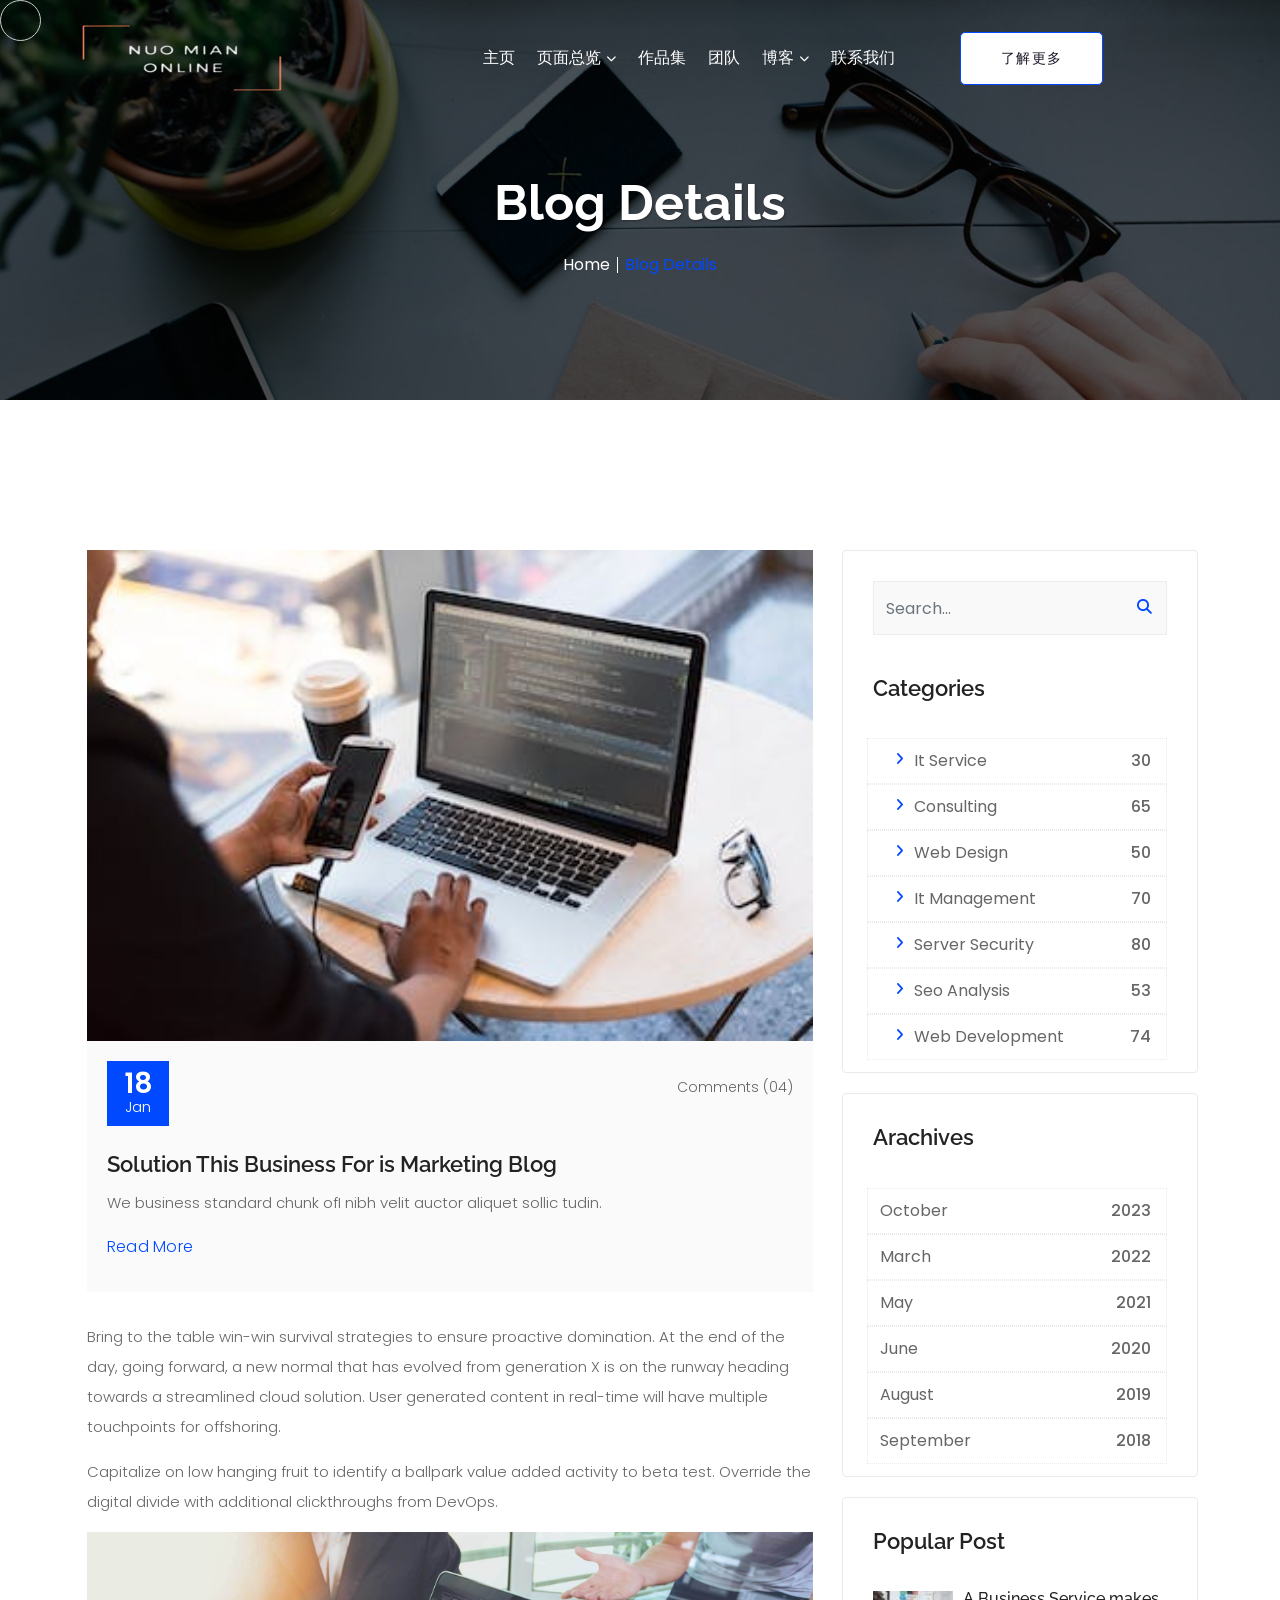
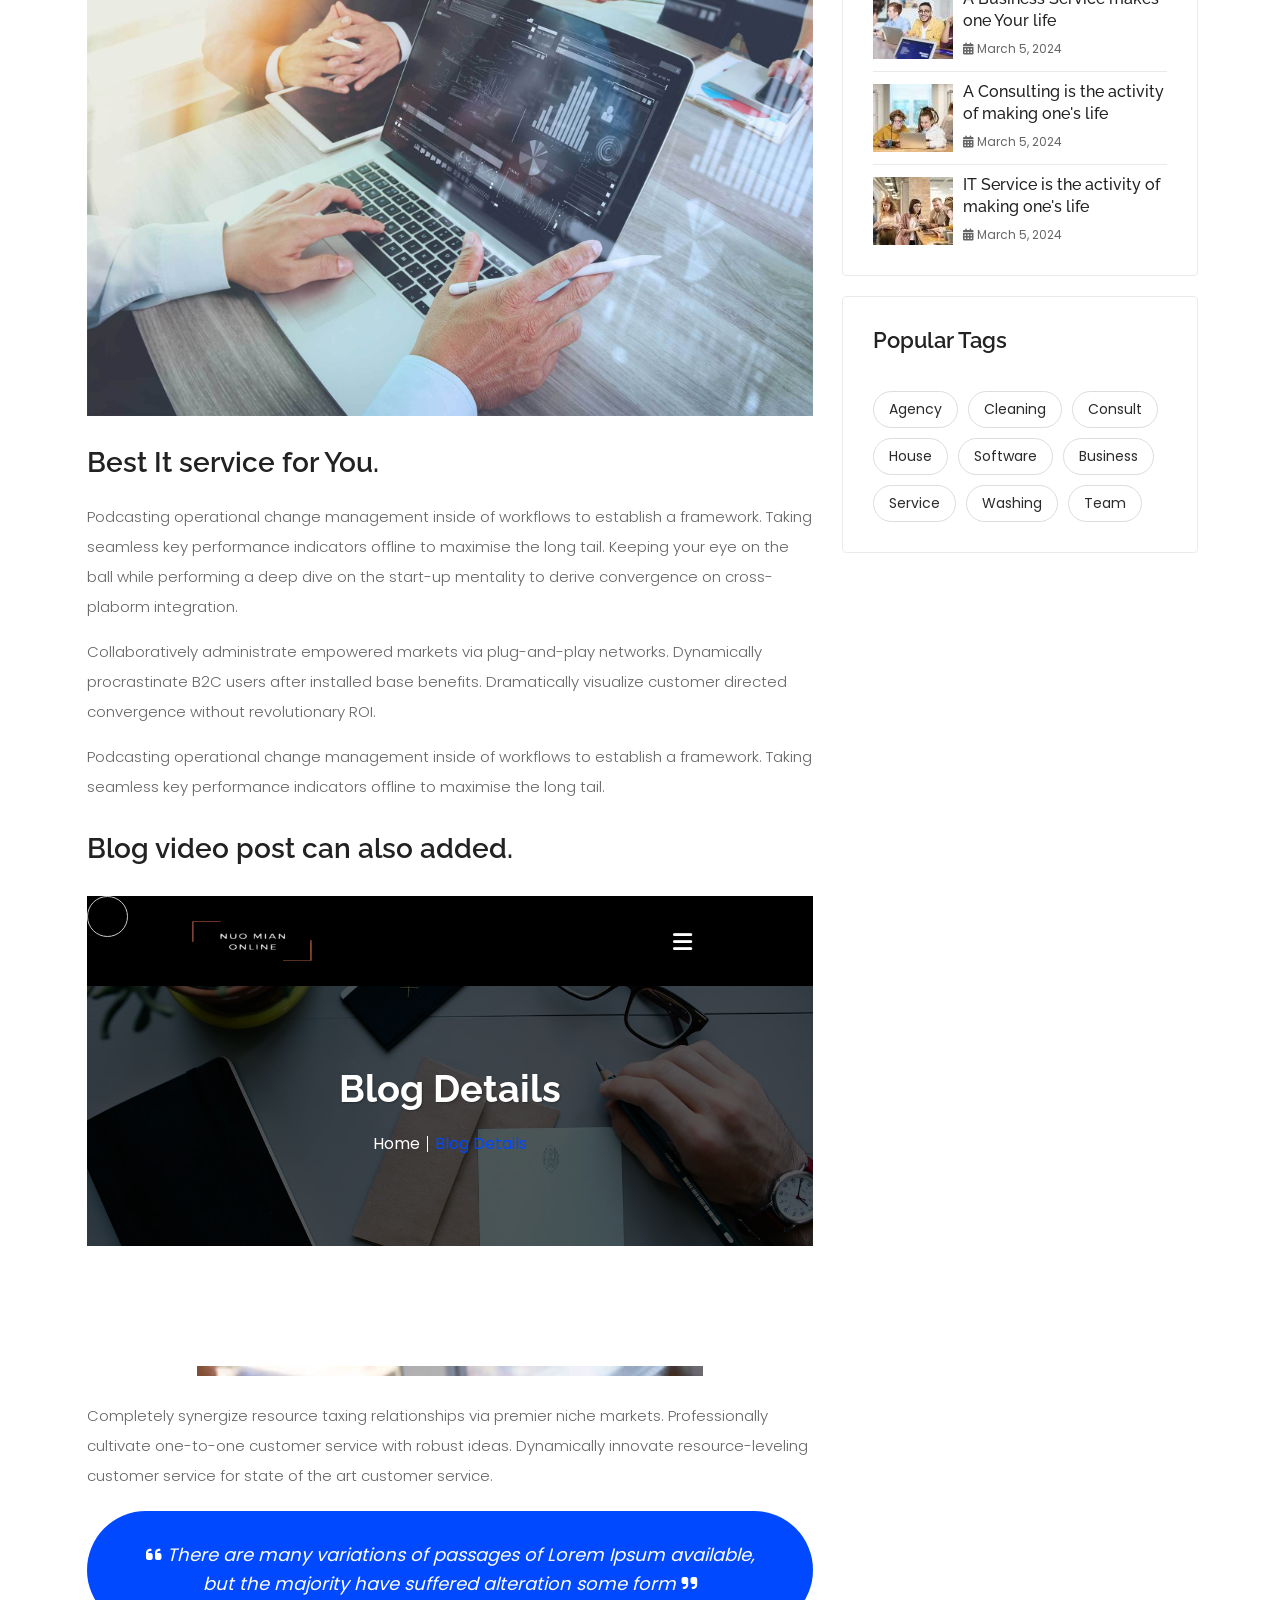
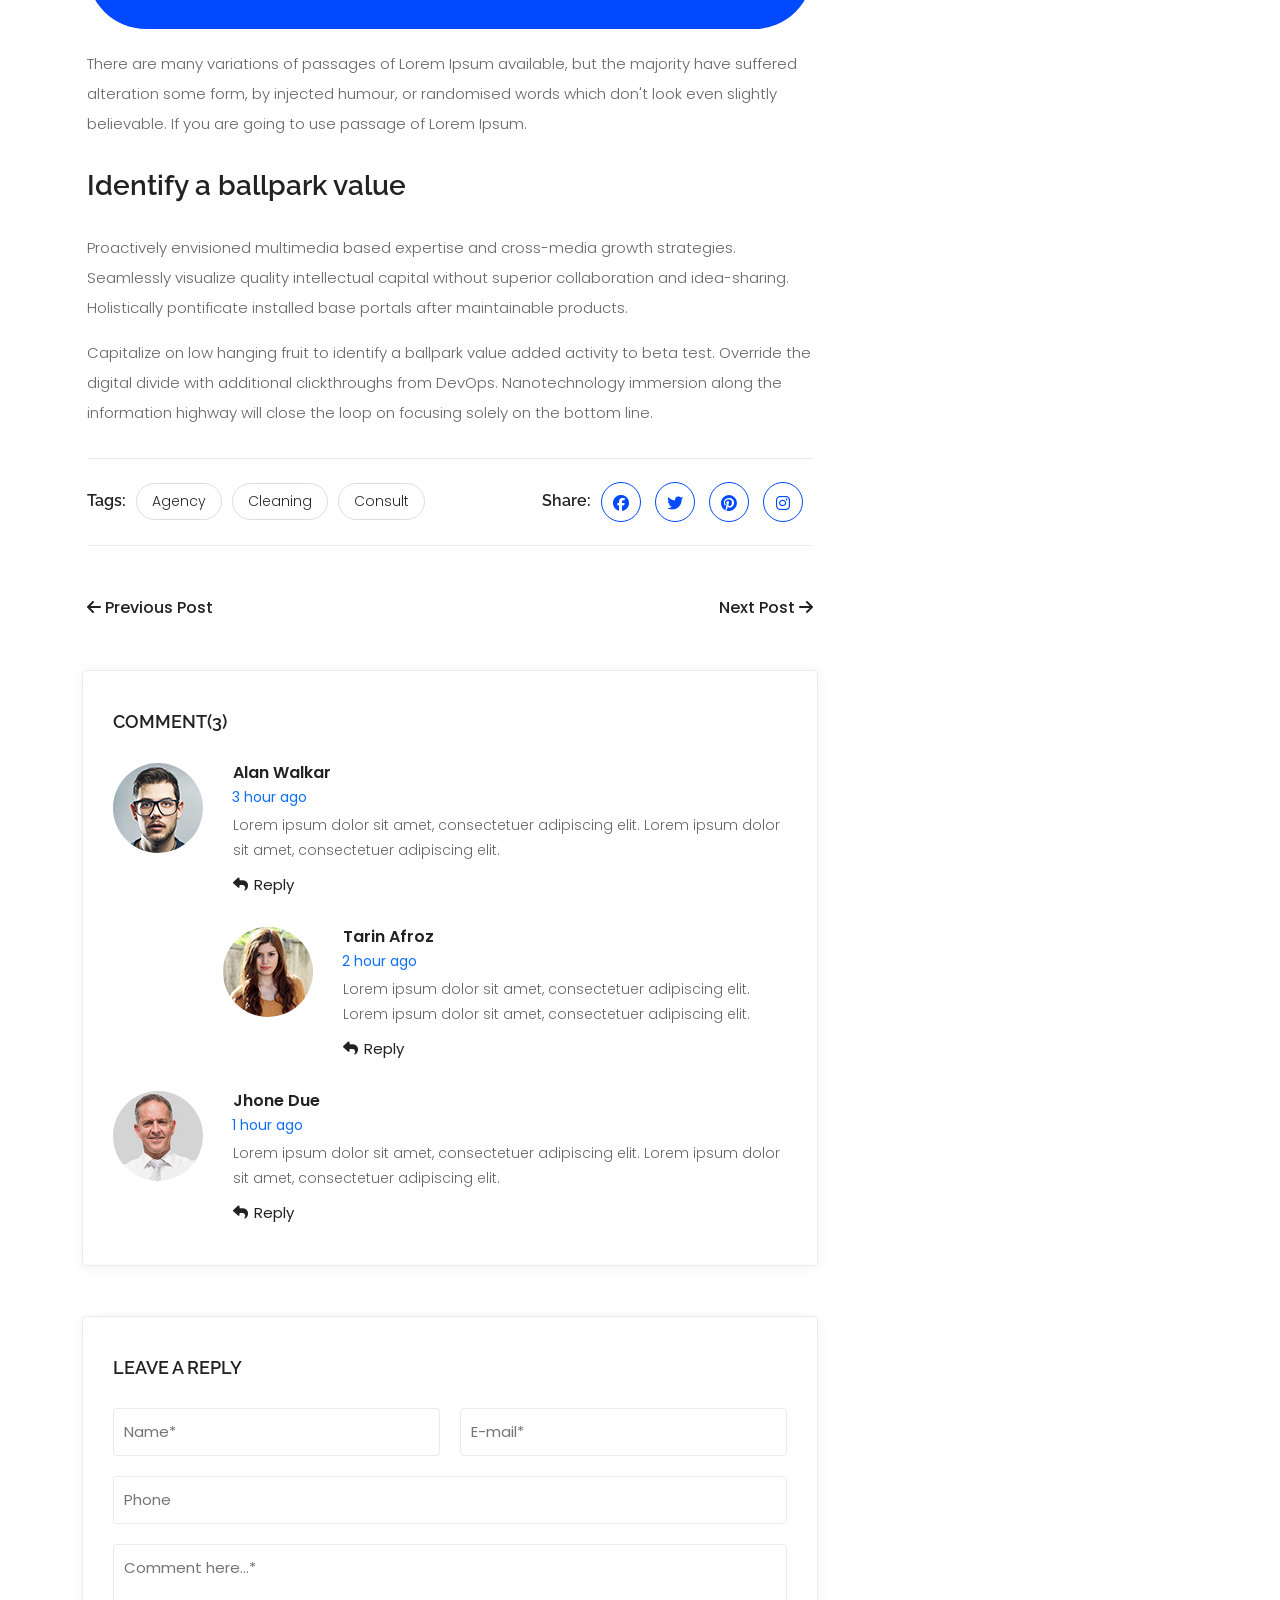
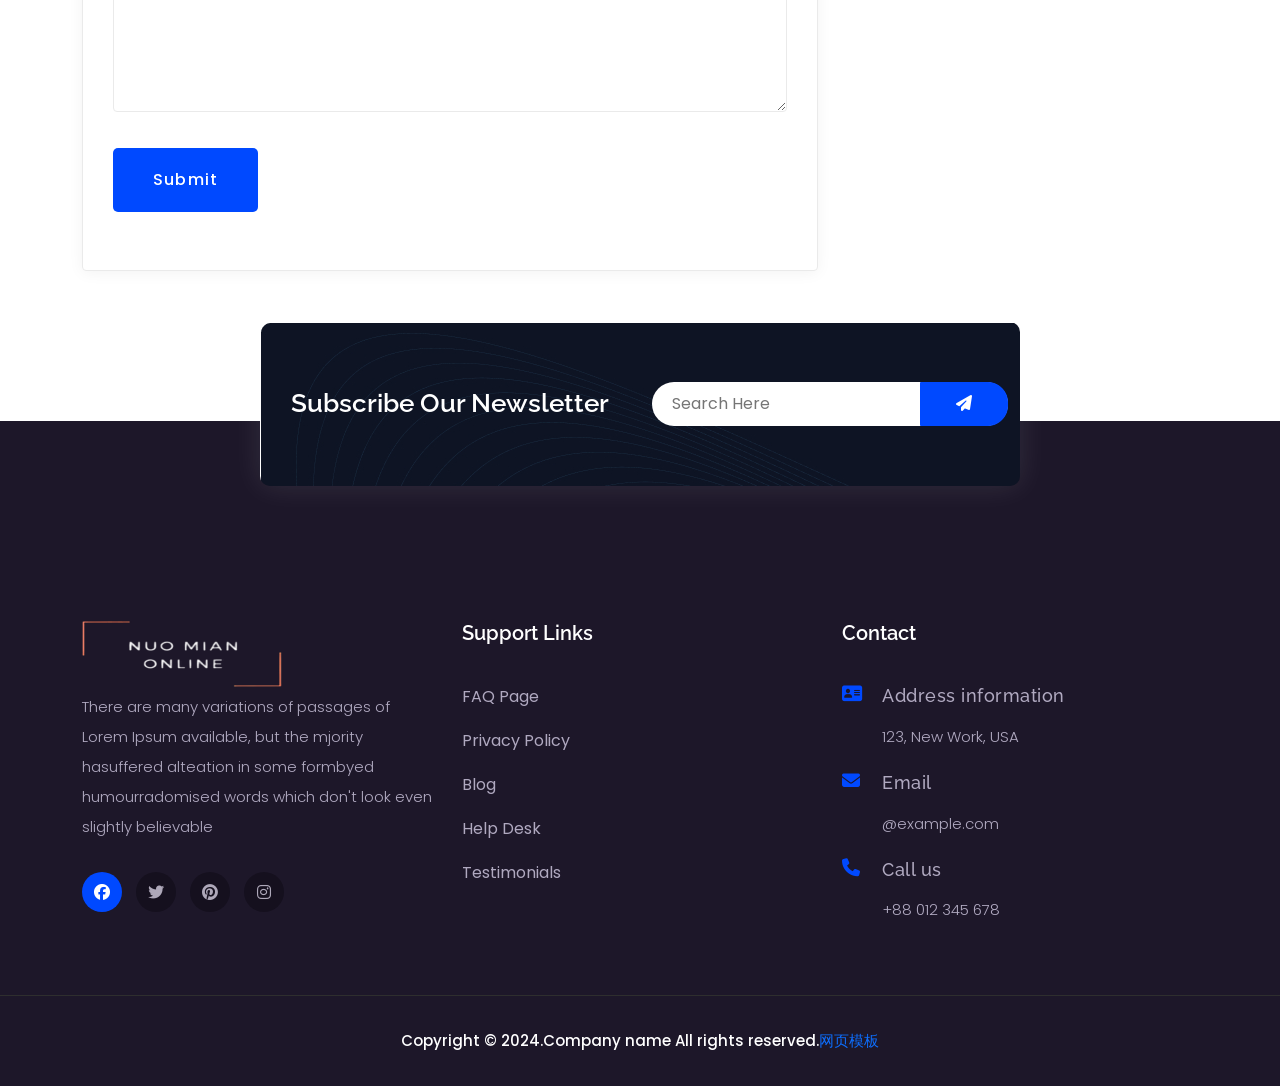
<file: blog-details.html>
<!Doctype html>
<html lang="en">
	<head>
		<!-- Meta -->
		<meta charset="utf-8">
		<meta http-equiv="X-UA-Compatible" content="IE=edge">
		<meta name="viewport" content="width=device-width, initial-scale=1"> 
		<!-- The above 3 meta tags *must* come first in the head; any other head content must come *after* these tags -->
		<!-- SITE TITLE -->
		<title>Techost - IT Solutions & Business Services Template</title>
		<!-- Fav-icon CSS -->
		
		<!-- Bootstrap CSS -->
		<link rel="stylesheet" href="static/css/bootstrap.min.css">
		<!-- Fontawesome CSS-->
		<link href="static/css/fontawesome.css" rel="stylesheet">
		<link href="static/css/brands.css" rel="stylesheet">
		<link href="static/css/solid.css" rel="stylesheet">
		<!-- pe-icon-7 CSS-->
		<link rel="stylesheet" href="static/css/pe-icon-7-stroke.css">
		<!-- icon font CSS-->
		<link rel="stylesheet" href="static/css/icon-font.min.css">
		<!-- Owl-carousel CSS-->
		<link rel="stylesheet" href="static/css/owl.carousel.min.css">
		<!-- Owl-carousel CSS-->
		<link rel="stylesheet" href="static/css/owl.theme.default.min.css">
		<!-- venobox CSS-->
		<link rel="stylesheet" href="static/css/venobox.css">
		<!-- aos CSS-->
		<link rel="stylesheet" href="static/css/aos.css">
		<!-- lightbox CSS-->
		<link rel="stylesheet" href="static/css/lightbox.min.css">
		<!-- meanmenu CSS-->
		<link rel="stylesheet" href="static/css/slicknav.min.css">
		<!-- animate CSS-->
		<link rel="stylesheet" href="static/css/animate.min.css">
		<!-- Custom-animate CSS-->
		<link rel="stylesheet" href="static/css/custom-animate.css">
		<!-- Responsive CSS-->
		<link rel="stylesheet" href="static/css/responsive.css" type="text/css">
		<!-- Style CSS-->
		<link rel="stylesheet" href="static/css/style.css" type="text/css">
	</head>

	<body>
		<!--  Preloader  -->
		<div class="preloader">
			<div class="status-mes">
				<div class="bigSqr">
					<div class="square first"></div>
					<div class="square second"></div>
					<div class="square third"></div>
					<div class="square fourth"></div>
				</div>
				<div class="text_loading text-center">loading</div>
			</div>
		</div>

		<!--Start header section-->
		<header id="header-area">
			<div class="container">
				<div class="row d-flex align-items-center">
					<div class="col-xl-3 col-lg-3 col-3">
						<div class="site-logo">
							<a href=""><img src="static/picture/logo.png" alt="Techost"></a>
						</div>
					</div><!-- End Col -->				
					
					<div class="col-xl-6 col-lg-6 col-9 text-right">
						<nav class="navigation">
							<ul>
								<li>
								<a href="index-banner.html">主页</i></a>
								</li>
								<li>
									<a href="#0">页面总览 <i class="fa fa-chevron-down"></i></a>
									<ul>
										<li><a href="about.html">关于我们</a></li>
										<li><a href="service.html">服务</a></li>
										<li><a href="portfolio.html">作品集</a></li>
										<li><a href="team.html">团队</a></li>
										<li><a href="contact.html">联系我们</a></li>
									</ul>
								</li>
								<li><a href="portfolio.html">作品集</a></li>
								<li><a href="team.html">团队</a></li>
								<li>
									<a href="blog.html">博客 <i class="fa fa-chevron-down"></i></a>
									<ul>
										<li><a href="blog.html">博客总览</a></li>
										<li><a href="blog-details.html">细节</a></li>
									</ul>
								</li>
								<li><a href="contact.html">联系我们</a></li>
							</ul>
						</nav>
						<div id="mobile_menu"></div>
					</div><!-- End Col -->				
					
					<div class="col-xl-2 col-lg-2 col-12 text-end d-none  d-lg-block">
						<a class="btn btn_header" href="#contact"><span class="btn-text">了解更多</span></a>
					</div><!-- End Col -->
				</div>
			</div>
		</header>
		<!--End header section-->
		

		<div class="ab-content clearfix">
			<div class="ab-page-heading ab-size-md ab-dynamic-bg" style="background-image: url(static/image/page-bg.jpg); background-repeat: no-repeat; background-size: cover; background-position: center center;">
				<div class="container">
					<div class="ab-page-heading-in text-center">
						<h1 class="ab-page-heading-title">Blog Details</h1>
						<div class="ab-post-label">
							<span class="bt_1"><a href="index.html">Home</a></span>
							<span>Blog Details</span>
						</div>
					</div>
				</div>
			</div><!-- .ab-page-heading -->

			<div class="ab-section-padding ab-blog-area pad">	
				<div class="container">
					<div class="row">
						<div class="col-lg-8">
							<div class="ab-post-slide ab-post-details ab-style1 mt-0">
								<div class="blog-card wow fadeInUp" data-wow-duration='1500ms' data-wow-delay='00ms'>
									<div class="blog-card__image">
										<img src="static/picture/33.jpg" alt="">
										<a href="#"><span class="sr-only">Solution This Business For is Marketing Blog</span>
											<!-- /.sr-only --></a>
									</div><!-- /.blog-card__image -->
									<div class="blog-card__bg"></div>
									<div class="blog-card__meta">
										<div class="blog-card__meta__date"><span>18</span>Jan</div><!-- /.blog-card__date -->
										<div class="blog-card__meta__comments">
											<i class="icofont-speech-comments"></i>Comments (04)
										</div>
									</div>
									<div class="blog-card__content">
										<h3 class="blog-card__title"><a href="#">Solution This Business For is Marketing Blog</a></h3><!-- /.blog-card__title -->
										<p class="blog-card__text">We business standard chunk ofI nibh velit auctor aliquet sollic tudin.</p><!-- /.blog-card__text -->
										<a href="#" class="blog-card__link">
											Read more
											<i class="icofont-rounded-double-right"></i>
										</a><!-- /.blog-card__link -->
									</div><!-- /.blog-card__content -->
								</div><!-- /.blog-card -->
								
								<p>Bring to the table win-win survival strategies to ensure proactive domination. At the end of the day, going forward, a new normal that has evolved from generation X is on the runway heading towards a streamlined cloud solution. User generated content in real-time will have multiple touchpoints for offshoring.</p>
								<p>Capitalize on low hanging fruit to identify a ballpark value added activity to beta test. Override the digital divide with additional clickthroughs from DevOps.</p>
								<img class="ab-zoom-in" src="static/picture/51.jpg" alt="blog">
								<h2 class="">Best It service for You.</h2>
								<div class="ab-post-info">
									<div class="ab-post-text">
										<p>Podcasting operational change management inside of workflows to establish a framework. Taking seamless key performance indicators offline to maximise the long tail. Keeping your eye on the ball while performing a deep dive on the start-up mentality to derive convergence on cross-plaborm integration.</p>
										<p>Collaboratively administrate empowered markets via plug-and-play networks. Dynamically procrastinate B2C users after installed base benefits. Dramatically visualize customer directed convergence without revolutionary ROI.</p>
										<p>Podcasting operational change management inside of workflows to establish a framework. Taking seamless key performance indicators offline to maximise the long tail.</p>
										<h2>Blog video post can also added.</h2>
										<!-- For Youtube -->
										<div class="my-auto mx-auto embed-responsive embed-responsive-16by9">
										  <iframe width="100%" height="480" class="embed-responsive-item" src="#" allowfullscreen=""></iframe>
										</div>
										<p class="mt-3">Completely synergize resource taxing relationships via premier niche markets. Professionally cultivate one-to-one customer service with robust ideas. Dynamically innovate resource-leveling customer service for state of the art customer service.</p>
										<blockquote><i class="fa fa-quote-left" aria-hidden="true"></i> There are many variations of passages of Lorem Ipsum available, but the majority have suffered alteration some form <i class="fas fa-quote-right" aria-hidden="true"></i></blockquote>
										<p>There are many variations of passages of Lorem Ipsum available, but the majority have suffered alteration some form, by injected humour, or randomised words which don't look even slightly believable. If you are going to use passage of Lorem Ipsum.</p>
										<h2>Identify a ballpark value</h2>
										<p>Proactively envisioned multimedia based expertise and cross-media growth strategies. Seamlessly visualize quality intellectual capital without superior collaboration and idea-sharing. Holistically pontificate installed base portals after maintainable products.</p>
										<p>Capitalize on low hanging fruit to identify a ballpark value added activity to beta test. Override the digital divide with additional clickthroughs from DevOps. Nanotechnology immersion along the information highway will close the loop on focusing solely on the bottom line.</p>
									</div>

									<div class="ab-post-meta">
										<div class="ab-post-tages">
											<h4 class="ab-post-tage-title">Tags:</h4>
											<div class="ab-tagcloud">
												<a href="#" class="ab-tag">Agency</a>
												<a href="#" class="ab-tag">Cleaning</a>
												<a href="#" class="ab-tag">Consult</a>
											</div>
										</div>
										
										<div class="ab-post-share">
											<h4 class="ab-post-share-title">Share:</h4>
											<div class="post_share">
												<a href="#"><i class="active fa-brands fa-facebook"></i></a>
												<a href="#"><i class="fa-brands fa-twitter"></i></a>
												<a href="#"><i class="fa-brands fa-pinterest"></i></a>
												<a href="#"><i class="fa-brands fa-instagram"></i></a>
											</div>
										</div>
									</div>
								</div>
								
								<div class="ab-post-btn-gropu mt-5 mb-5">
								  <a href="#" class="ab-themes-btn red"><span><i class="fa-solid fa-arrow-left"></i> Previous Post</span></a>
								  <a href="#" class="ab-themes-btn red"><span>Next Post <i class="fa-solid fa-arrow-right"></i></span></a>
								</div>
							</div>
				  
							<div class="comments-area">
								<div class="comment-list-outer">
									<h2 class="comments-title">Comment(3)</h2>
									<ol class="comment-list">
										<li class="comment">
											<div class="comment-body">
												<div class="comment-meta">
													<div class="comment-author">
														<img src="static/picture/15.jpg" alt="Image" class="avatar">
														<span class="nm"><a href="#">Alan Walkar</a></span>
													</div><!-- .comment-author -->
													
													<div class="comment-metadata">
														<a href="#"><span>3 hour ago</span></a>
													</div><!-- .comment-metadata -->
												</div><!-- .comment-meta -->
												
												<div class="comment-content">
													<p>Lorem ipsum dolor sit amet, consectetuer adipiscing elit. Lorem ipsum dolor sit amet, consectetuer adipiscing elit.</p>
												</div>
												
												<div class="reply"><a href="#" class="comment-reply-link"><i class="fa fa-reply mr-1"></i>Reply</a></div>
											</div>
											
											<ol class="children">
												<li class="comment">
													<div class="comment-body">
														<div class="comment-meta">
															<div class="comment-author">
																<img src="static/picture/25.jpg" alt="Image" class="avatar">
																<span class="nm"><a href="#">Tarin Afroz</a></span>
															</div><!-- .comment-author -->
															
															<div class="comment-metadata">
																<a href="#"><span>2 hour ago</span></a>
															</div><!-- .comment-metadata -->
														</div><!-- .comment-meta -->
														
														<div class="comment-content">
															<p>Lorem ipsum dolor sit amet, consectetuer adipiscing elit. Lorem ipsum dolor sit amet, consectetuer adipiscing elit.</p>
														</div>
														
														<div class="reply">
															<a href="#" class="comment-reply-link"><i class="fa fa-reply mr-1"></i>Reply</a>
														</div>
														
													</div>
												</li>
											</ol><!-- .children -->
											
											<div class="comment-body">
												<div class="comment-meta">
													<div class="comment-author">
														<img src="static/picture/35.jpg" alt="Image" class="avatar">
														<span class="nm"><a href="#">Jhone Due</a></span>
													</div><!-- .comment-author -->
													<div class="comment-metadata">
														<a href="#"><span>1 hour ago</span></a>
													</div><!-- .comment-metadata -->
												</div><!-- .comment-meta -->
												<div class="comment-content">
													<p>Lorem ipsum dolor sit amet, consectetuer adipiscing elit. Lorem ipsum dolor sit amet, consectetuer adipiscing elit.</p>
												</div>
												<div class="reply"><a href="#" class="comment-reply-link"><i class="fa fa-reply mr-1"></i>Reply </a></div>
											</div>
										</li>
									</ol><!-- .comment-list -->
								</div><!-- .comment-list-outer -->
								
								<div class="comment-respond">
									<h2 class="comment-reply-title">Leave a Reply</h2>
									
									<form method="post" class="comment-form">
										
										<p class="comment-form-author">
											<input name="author" type="text" placeholder="Name*" required="">
										</p>
										<p class="comment-form-email">
											<input name="email" type="email" placeholder="E-mail*" required="">
										</p>
										<p class="comment-form-url">
											<input name="number" type="number" placeholder="Phone">
										</p>
										<p class="comment-form-comment">
											<textarea name="comment" cols="40" rows="5" placeholder="Comment here...*" required=""></textarea>
										</p>
										<p class="form-submit mb-5 mt-3">
											<span class="actions">
												<button class="btn blog_btn"><span class="btn-text">Submit</span></button>
											</span>
										</p>
									</form>
								</div><!-- .comment-respond -->
							</div>
						</div><!--- END COL -->
						
						<div class="col-lg-4">
							<div class="ab-widget ab-sidebar-widget mt-lg-0">
								<div class="blog_search">
									<input type="text" class="form-control" placeholder="Search...">
									<a href="#"><i class="fa fa-search"></i></a>
								</div>
								<h3 class="ab-widget-title">Categories</h3>
								<ul class="ab-widget-list">
									<li><a href="#"><i class="fa fa-angle-right"></i>It Service <span>30</span></a></li>
									<li><a href="#"><i class="fa fa-angle-right"></i>Consulting <span>65</span></a></li>
									<li><a href="#"><i class="fa fa-angle-right"></i>Web Design <span>50</span></a></li>
									<li><a href="#"><i class="fa fa-angle-right"></i>It Management <span>70</span></a></li>
									<li><a href="#"><i class="fa fa-angle-right"></i>Server Security <span>80</span></a></li>
									<li><a href="#"><i class="fa fa-angle-right"></i>Seo Analysis <span>53</span></a></li>
									<li><a href="#"><i class="fa fa-angle-right"></i>Web Development <span>74</span></a></li>
								</ul>
							</div>

							<div class="ab-widget ab-sidebar-widget">
								<h3 class="ab-widget-title">Arachives</h3>
								<ul class="ab-widget-list">
									<li><a href="#">October <span>2023</span></a></li>
									<li><a href="#">March <span>2022</span></a></li>
									<li><a href="#">May <span>2021</span></a></li>
									<li><a href="#">June <span>2020</span></a></li>
									<li><a href="#">August <span>2019</span></a></li>
									<li><a href="#">September <span>2018</span></a></li>
								</ul>
							</div>

							<div class="ab-widget ab-sidebar-widget">
								<h3 class="ab-widget-title">Popular Post</h3>
								<ul class="ab-post-widget-list ab-mp0">
									<li>
										<div class="ab-post ab-style1">
											<a href="#" class="ab-post-thumb ab-zoom"><img src="static/picture/14.jpg" alt="post1" class="ab-zoom-in"></a>
											<div class="ab-post-info">
												<h4 class="ab-post-title"><a href="">A Business Service makes one Your life</a></h4>
												<div class="ab-post-date"><i class="far fa-calendar-alt mr-2"></i> March 5, 2024</div>
											</div>
										</div>
									</li>
									
									<li>
										<div class="ab-post ab-style1">
											<a href="#" class="ab-post-thumb ab-zoom"><img src="static/picture/24.jpg" alt="post1" class="ab-zoom-in"></a>
											<div class="ab-post-info">
												<h4 class="ab-post-title"><a href="">A Consulting is the activity of making one's life</a></h4>
												<div class="ab-post-date"><i class="far fa-calendar-alt mr-2"></i> March 5, 2024</div>
											</div>
										</div>
									</li>
									
									<li>
										<div class="ab-post ab-style1">
											<a href="#" class="ab-post-thumb ab-zoom"><img src="static/picture/34.jpg" alt="post1" class="ab-zoom-in"></a>
											<div class="ab-post-info">
												<h4 class="ab-post-title"><a href="">IT Service is the activity of making one's life</a></h4>
												<div class="ab-post-date"><i class="far fa-calendar-alt mr-2"></i> March 5, 2024</div>
											</div>
										</div>
									</li>
								</ul>
							</div>
							
							
							<div class="ab-widget ab-sidebar-widget">
								<h3 class="ab-widget-title">Popular Tags</h3>
								<div class="ab-tagcloud">
									<a href="#" class="ab-tag">Agency</a>
									<a href="#" class="ab-tag">Cleaning</a>
									<a href="#" class="ab-tag">Consult</a>
									<a href="#" class="ab-tag">House</a>
									<a href="#" class="ab-tag">Software</a>
									<a href="#" class="ab-tag">Business</a>
									<a href="#" class="ab-tag">Service</a>
									<a href="#" class="ab-tag">Washing</a>
									<a href="#" class="ab-tag">Team</a>
								</div>
							</div>
						</div><!--- END COL -->
					</div><!--- END ROW -->
				</div><!--- END CONTAINER -->
			</div><!--- END Section -->
		</div>
		<!--- END CONTENT -->

		<!--Start footer section-->
		<section id="footer" class="theme_bg section_padding">
			<div class="container">
				<div class="row">
					<div class="col-lg-4 col-sm-4">
						<div class="single_footer">
							<img src="static/picture/logo.png" alt="">
							<p>There are many variations of passages of Lorem Ipsum available, but the mjority hasuffered alteation in some formbyed humourradomised words which don't 
							look even slightly believable</p>
							<div class="sing_about_social">
								<a href="#"><i class="active fa-brands fa-facebook"></i></a>
								<a href="#"><i class="fa-brands fa-twitter"></i></a>
								<a href="#"><i class="fa-brands fa-pinterest"></i></a>
								<a href="#"><i class="fa-brands fa-instagram"></i></a>
							</div>
						</div> <!-- END SINGLE-FOOTER -->
					</div> <!-- END COL -->
					
					<div class="col-lg-4 col-sm-4">
						<div class="single_footer">
							<h4>Support Links</h4>
							<ul class="sing_links_tags">
								<li><a href="#">FAQ Page</a></li>
								<li><a href="#">Privacy Policy</a></li>
								<li><a href="#">Blog</a></li>
								<li><a href="#">Help Desk</a></li>
								<li><a href="#">Testimonials</a></li>
							</ul>
						</div> <!-- END SINGLE-FOOTER -->
					</div> <!-- END COL -->
					
					<div class="col-lg-4 col-sm-4">
						<div class="single_footer">
							<h4>Contact</h4>
							<div class="footer_right_info">
								<div class="footer_icon">
									<i class="fa-regular fa-address-card"></i>
								</div>
								<div class="footer_info">
									<h3>Address information</h3>
									<p>123, New Work, USA</p>
								</div>
							</div>

							<div class="footer_right_info">
								<div class="footer_icon">
									<i class="fa-regular fa-envelope"></i>
								</div>
								<div class="footer_info">
									<h3>Email</h3>
									<p>@example.com</p>
								</div>
							</div>

							<div class="footer_right_info">
								<div class="footer_icon">
									<i class="fa-solid fa-phone"></i>
								</div>
								<div class="footer_info">
									<h3>Call us</h3>
									<p>+88 012 345 678</p>
								</div>
							</div>
						</div> <!-- END SINGLE-FOOTER -->
					</div> <!-- END COL -->
				</div> <!-- END ROW -->
				
				<!-- Start newsletter Section -->
				<div class="subscribe-section">
					<div class="container">
						<div class="row">
							<div class="col-md-8 offset-md-2 justify-content-center">
								<div class="row subscribe-bg">
									<div class="col-lg-6 col-sm-12">
										<div class="subscribe-mail-box">
											<div class="subscribe-title">
												<h4>Subscribe Our Newsletter</h4>
											</div>
										</div>
									</div>
									<div class="col-lg-6 col-sm-12">
										<!-- widget search -->
										<div class="widget_search">
											<form action="#" method="get">
												<input type="text" name="s" value="" placeholder="Search Here" title="Search for:">
												<span class="subs-btn"><a href="#0"> <i class="fa-solid fa-paper-plane"></i></a></span>
											</form>
										</div>
									</div>
								</div>
							</div>
						</div>
					</div>
				</div>
				<!-- End newsletter -->
			</div> <!-- END CONTAINER -->
			
			<div class="copyright_area">
				<div class="container">
					<div class="copyright text-center">
						<div class="copy_text">
							<p>Copyright &copy; 2024.Company name All rights reserved.<a target="_blank" href="https://www.html5code.net/">&#x7F51;&#x9875;&#x6A21;&#x677F;</a></p>
						</div>
					</div>
				</div> <!-- END CONTAINER -->
			</div>
		</section>
		<!--End footer section-->

		<!-- Start progress-wrap -->
		<div class="progress-wrap">
			<svg class="progress-circle svg-content" width="100%" height="100%" viewbox="-1 -1 102 102">
				<path d="M50,1 a49,49 0 0,1 0,98 a49,49 0 0,1 0,-98"></path>
			</svg>
		</div>
		<!-- End progress-wrap -->
		
		
		<!-- jQuery first, then Popper js, then Bootstrap JS -->
		<script src="static/js/jquery.min.js"></script>
		<script src="static/js/bootstrap.min.js"></script>
		<script src="static/js/popper.min.js"></script>
		<!--Owl-carousel JS-->
		<script src="static/js/owl.carousel.min.js"></script>
		<!--Nice-select JS-->
		<script src="static/js/jquery.nice-select.min.js"></script>
		<!--lightbox JS-->
		<script src="static/js/lightbox.min.js"></script>
		<!--lightbox JS-->
		<script src="static/js/jquery.magnific-popup.min.js"></script>
		<!--venobox JS-->
		<script src="static/js/venobox.min.js"></script>
		<!--counterup JS-->
		<script src="static/js/counterup.min.js"></script>
		<!--waypoints JS-->
		<script src="static/js/jquery.waypoints.min.js"></script>
		<!--nav JS-->
		<script src="static/js/SmoothScroll.js"></script>
		<!--nav JS-->
		<script src="static/js/jquery.nav.js"></script>
		<!--wow JS-->
		<script src="static/js/aos.js"></script>
		<!--counterup JS-->
		<script src="static/js/jquery.mixitup.js"></script>
		<!--gsap JS-->
		<script src="static/js/gsap.min.js"></script>
		<!--ScrollTrigger JS-->
		<script src="static/js/ScrollTrigger.min.js"></script>
		<!--SplitText JS-->
		<script src="static/js/SplitText.min.js"></script>
		<!--slicknav JS-->
		<script src="static/js/jquery.slicknav.js"></script>
		<!--cursor JS-->
		<script src="static/js/magic-mouse.js"></script>
		<!--ajaxchimp min JS-->
		<script src="static/js/ajaxchimp.min.js"></script>
		<script type="text/javascript">
				$(function() {
					options = {
					  "outerStyle": "circle-basic",
					  "hoverEffect": "circle-move",
					  "hoverItemMove": false,
					  "defaultCursor": true,
					  "outerWidth": 41,
					  "outerHeight": 41
					}
					magicMouse(options);

				});
		</script>
		<!--Custom JS-->
		<script src="static/js/custom.js"></script>
	</body>
</html>
</file>
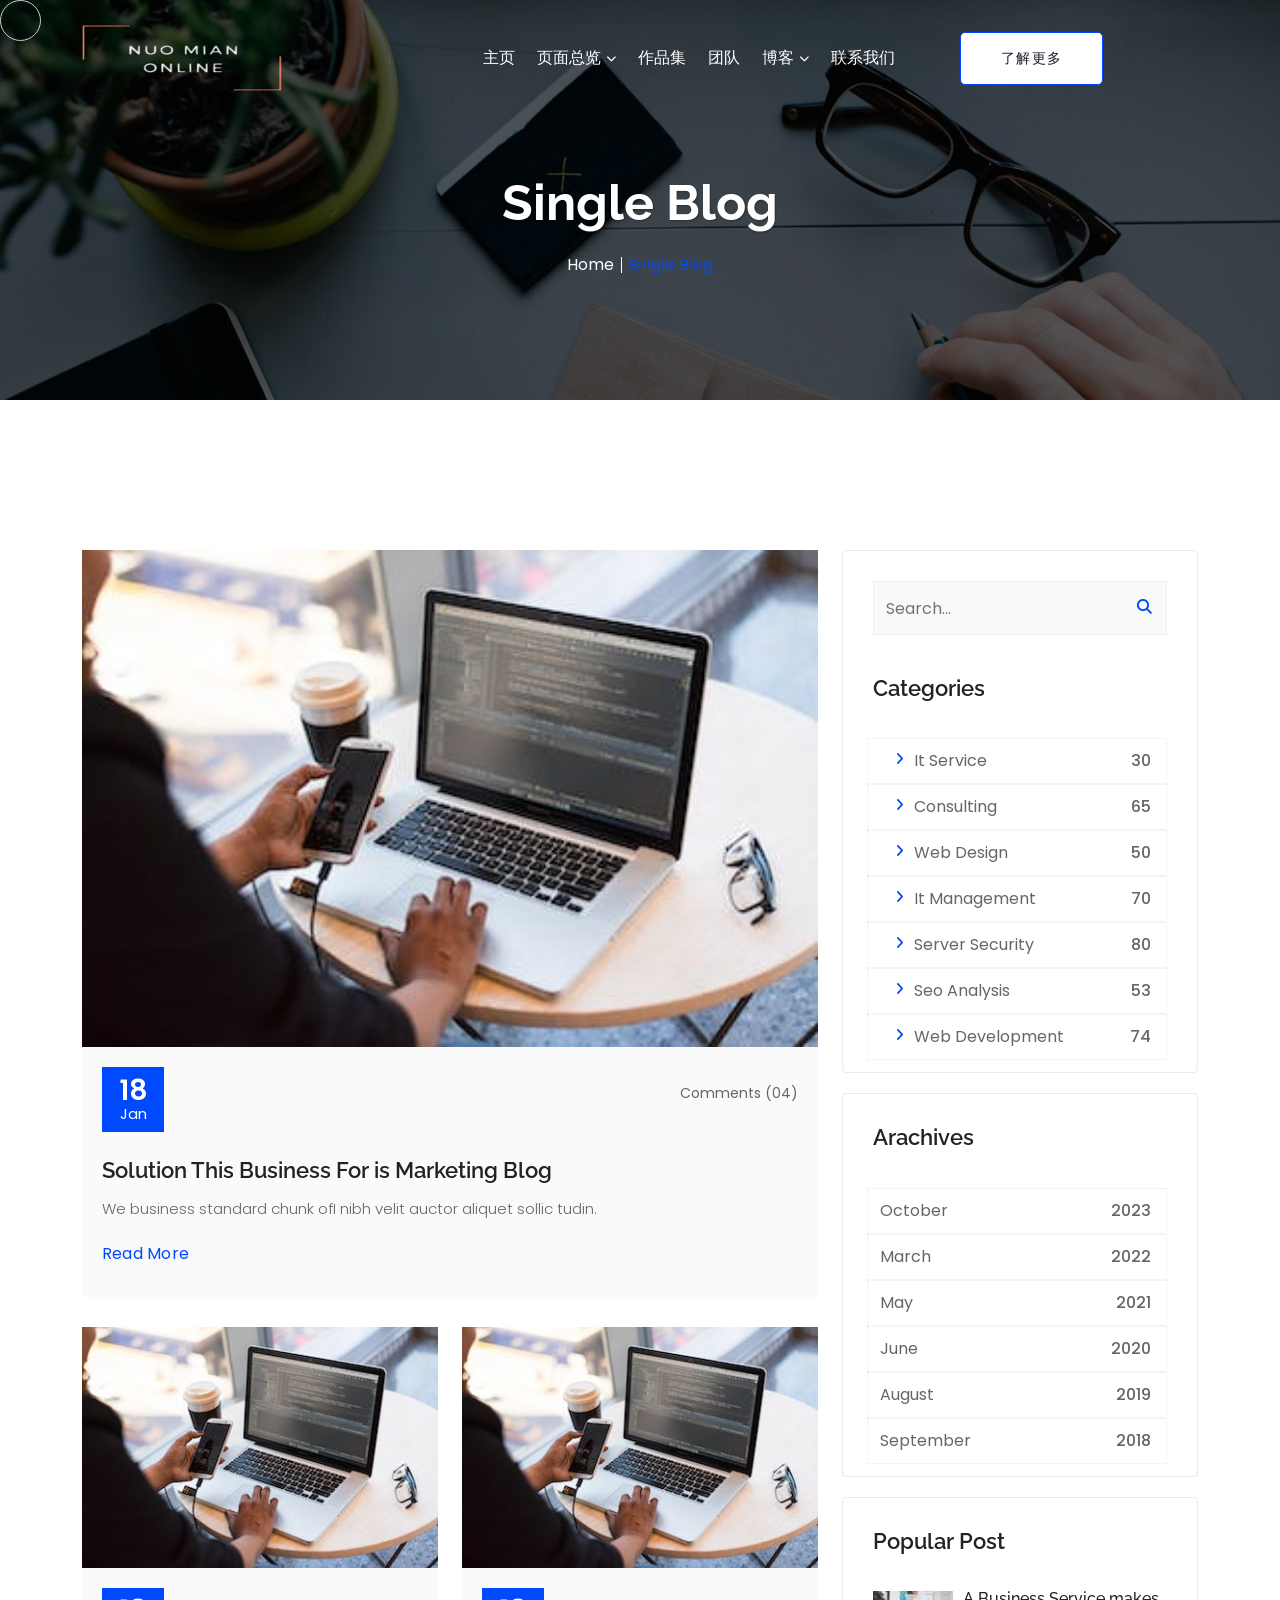
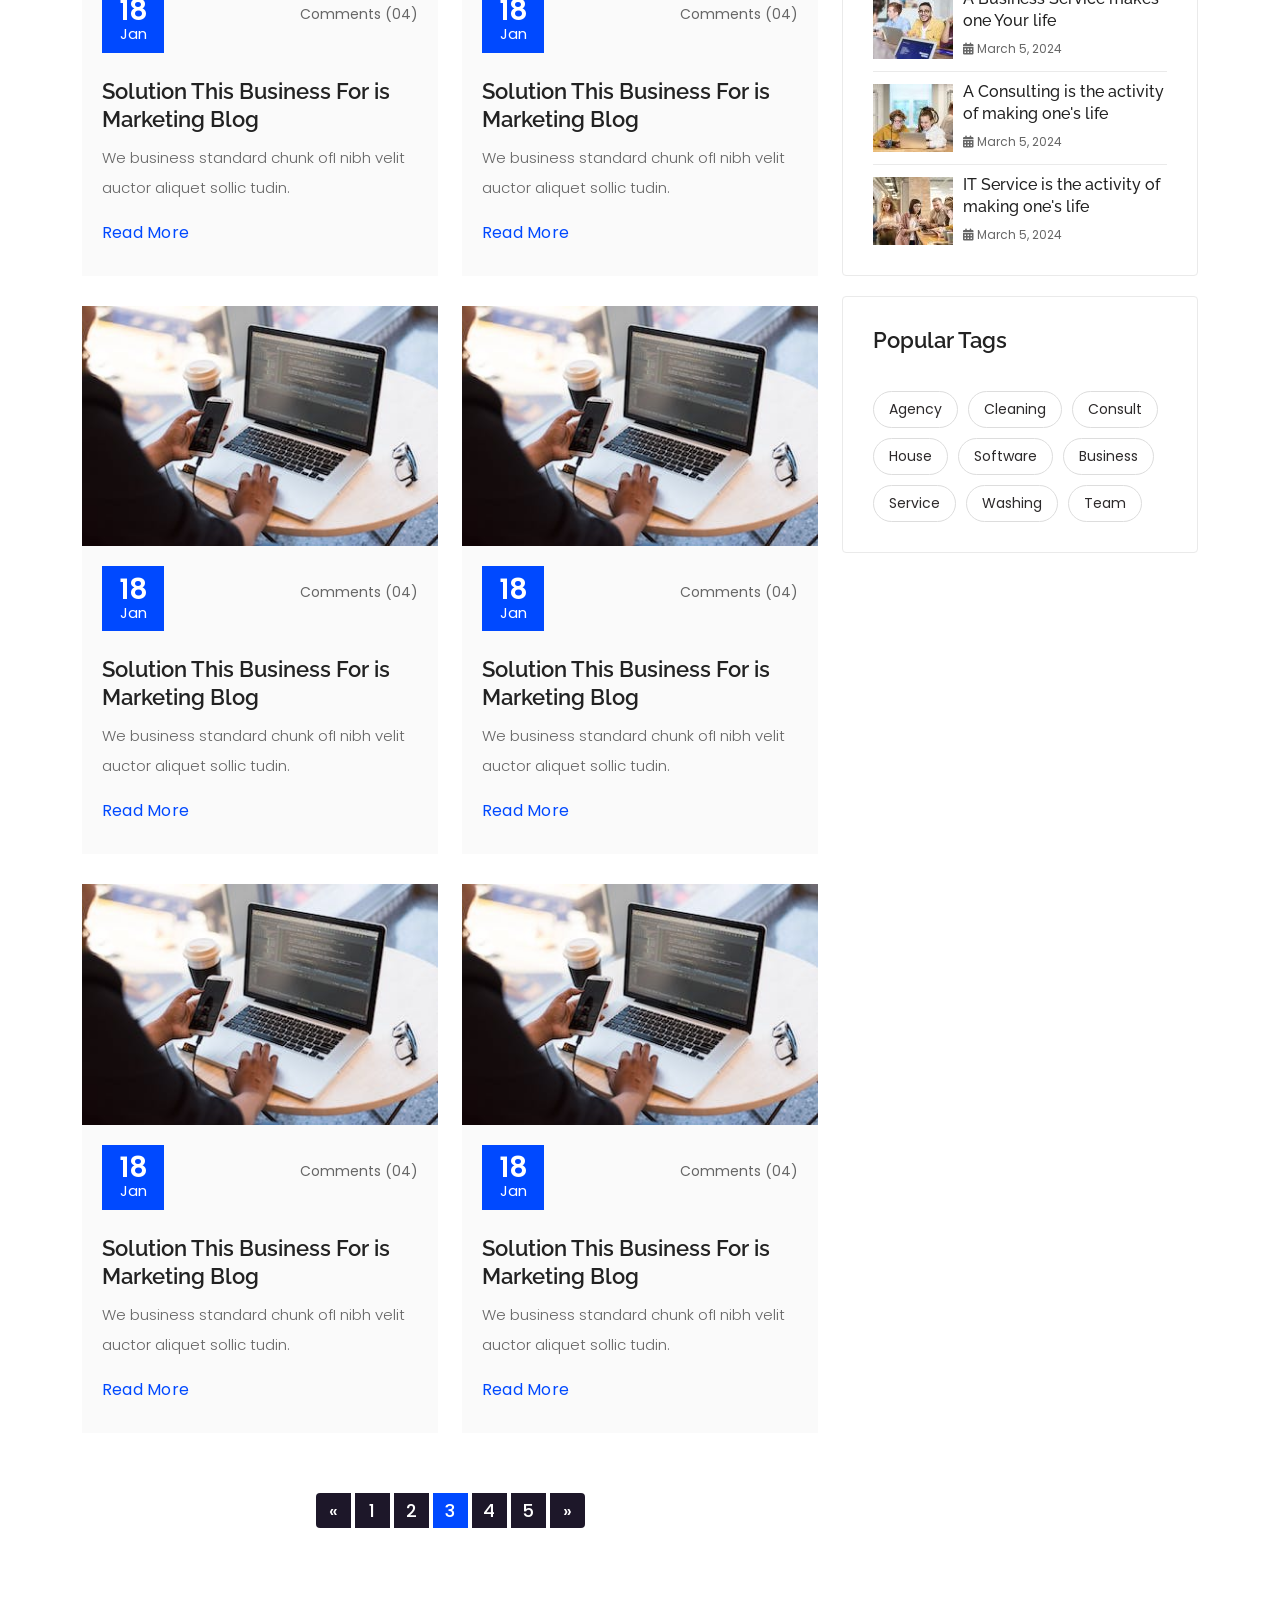
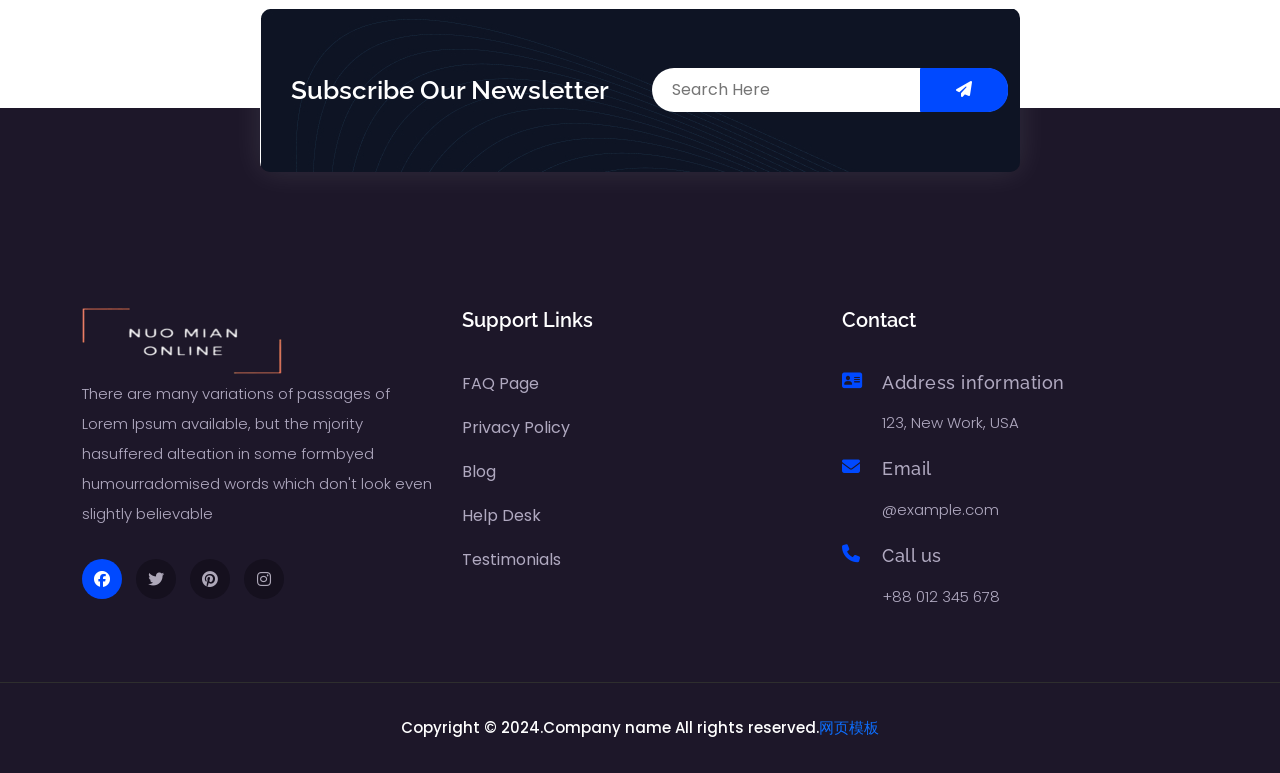
<file: blog.html>
<!Doctype html>
<html lang="en">
	<head>
		<!-- Meta -->
		<meta charset="utf-8">
		<meta http-equiv="X-UA-Compatible" content="IE=edge">
		<meta name="viewport" content="width=device-width, initial-scale=1"> 
		<!-- The above 3 meta tags *must* come first in the head; any other head content must come *after* these tags -->
		<!-- SITE TITLE -->
		<title>Techost - IT Solutions & Business Services Template</title>
		<!-- Fav-icon CSS -->
		
		<!-- Bootstrap CSS -->
		<link rel="stylesheet" href="static/css/bootstrap.min.css">
		<!-- Fontawesome CSS-->
		<link href="static/css/fontawesome.css" rel="stylesheet">
		<link href="static/css/brands.css" rel="stylesheet">
		<link href="static/css/solid.css" rel="stylesheet">
		<!-- pe-icon-7 CSS-->
		<link rel="stylesheet" href="static/css/pe-icon-7-stroke.css">
		<!-- icon font CSS-->
		<link rel="stylesheet" href="static/css/icon-font.min.css">
		<!-- Owl-carousel CSS-->
		<link rel="stylesheet" href="static/css/owl.carousel.min.css">
		<!-- Owl-carousel CSS-->
		<link rel="stylesheet" href="static/css/owl.theme.default.min.css">
		<!-- venobox CSS-->
		<link rel="stylesheet" href="static/css/venobox.css">
		<!-- aos CSS-->
		<link rel="stylesheet" href="static/css/aos.css">
		<!-- lightbox CSS-->
		<link rel="stylesheet" href="static/css/lightbox.min.css">
		<!-- meanmenu CSS-->
		<link rel="stylesheet" href="static/css/slicknav.min.css">
		<!-- animate CSS-->
		<link rel="stylesheet" href="static/css/animate.min.css">
		<!-- Custom-animate CSS-->
		<link rel="stylesheet" href="static/css/custom-animate.css">
		<!-- Responsive CSS-->
		<link rel="stylesheet" href="static/css/responsive.css" type="text/css">
		<!-- Style CSS-->
		<link rel="stylesheet" href="static/css/style.css" type="text/css">
	</head>

	<body>
		<!--  Preloader  -->
		<div class="preloader">
			<div class="status-mes">
				<div class="bigSqr">
					<div class="square first"></div>
					<div class="square second"></div>
					<div class="square third"></div>
					<div class="square fourth"></div>
				</div>
				<div class="text_loading text-center">loading</div>
			</div>
		</div>

		<!--Start header section-->
		<header id="header-area">
			<div class="container">
				<div class="row d-flex align-items-center">
					<div class="col-xl-3 col-lg-3 col-3">
						<div class="site-logo">
							<a href=""><img src="static/picture/logo.png" alt="Techost"></a>
						</div>
					</div><!-- End Col -->				
					
					<div class="col-xl-6 col-lg-6 col-9 text-right">
						<nav class="navigation">
							<ul>
								<li>
								<a href="index-banner.html">主页</i></a>
								</li>
								<li>
									<a href="#0">页面总览 <i class="fa fa-chevron-down"></i></a>
									<ul>
										<li><a href="about.html">关于我们</a></li>
										<li><a href="service.html">服务</a></li>
										<li><a href="portfolio.html">作品集</a></li>
										<li><a href="team.html">团队</a></li>
										<li><a href="contact.html">联系我们</a></li>
									</ul>
								</li>
								<li><a href="portfolio.html">作品集</a></li>
								<li><a href="team.html">团队</a></li>
								<li>
									<a href="blog.html">博客 <i class="fa fa-chevron-down"></i></a>
									<ul>
										<li><a href="blog.html">博客总览</a></li>
										<li><a href="blog-details.html">细节</a></li>
									</ul>
								</li>
								<li><a href="contact.html">联系我们</a></li>
							</ul>
						</nav>
						<div id="mobile_menu"></div>
					</div><!-- End Col -->				
					
					<div class="col-xl-2 col-lg-2 col-12 text-end d-none  d-lg-block">
						<a class="btn btn_header" href="#contact"><span class="btn-text">了解更多</span></a>
					</div><!-- End Col -->
				</div>
			</div>
		</header>
		<!--End header section-->


		<div class="ab-content clearfix">
			<div class="ab-page-heading ab-size-md ab-dynamic-bg" style="background-image: url(static/image/page-bg.jpg); background-repeat: no-repeat; background-size: cover; background-position: center center;">
				<div class="container">
					<div class="ab-page-heading-in text-center">
						<h1 class="ab-page-heading-title">Single Blog</h1>
						<div class="ab-post-label">
							<span class="bt_1"><a href="index.html">Home</a></span>
							<span>Single Blog</span>
						</div>
					</div>
				</div>
			</div><!-- .ab-page-heading -->

			
			<div class="ab-section-padding ab-blog-area pad">
				<div class="container">
					<div class="row clearfix">
						<div class="col-xl-8 col-lg-8 col-12">
							<div class="row">
								<div class="col-lg-12 col-md-12 col-12">
									<div class="blog-card wow fadeInUp" data-wow-duration='1500ms' data-wow-delay='00ms'>
										<div class="blog-card__image">
											<img src="static/picture/33.jpg" alt="">
											<a href="#"><span class="sr-only">Solution This Business For is Marketing Blog</span>
												<!-- /.sr-only --></a>
										</div><!-- /.blog-card__image -->
										<div class="blog-card__bg"></div>
										<div class="blog-card__meta">
											<div class="blog-card__meta__date"><span>18</span>Jan</div><!-- /.blog-card__date -->
											<div class="blog-card__meta__comments">
												<i class="icofont-speech-comments"></i>Comments (04)
											</div>
										</div>
										<div class="blog-card__content">
											<h3 class="blog-card__title"><a href="#">Solution This Business For is Marketing Blog</a></h3><!-- /.blog-card__title -->
											<p class="blog-card__text">We business standard chunk ofI nibh velit auctor aliquet sollic tudin.</p><!-- /.blog-card__text -->
											<a href="#" class="blog-card__link">
												Read more
												<i class="icofont-rounded-double-right"></i>
											</a><!-- /.blog-card__link -->
										</div><!-- /.blog-card__content -->
									</div><!-- /.blog-card -->
								</div><!--- END COL -->
								
								<div class="col-lg-6 col-md-6 col-12">
									<div class="blog-card wow fadeInUp" data-wow-duration='1500ms' data-wow-delay='00ms'>
										<div class="blog-card__image">
											<img src="static/picture/33.jpg" alt="">
											<a href="#" class="blog-card__image__link"><span class="sr-only">Solution This Business For is Marketing Blog</span>
												<!-- /.sr-only --></a>
										</div><!-- /.blog-card__image -->
										<div class="blog-card__bg"></div>
										<div class="blog-card__meta">
											<div class="blog-card__meta__date"><span>18</span>Jan</div><!-- /.blog-card__date -->
											<div class="blog-card__meta__comments">
												<i class="icofont-speech-comments"></i>Comments (04)
											</div>
										</div>
										<div class="blog-card__content">
											<h3 class="blog-card__title"><a href="#">Solution This Business For is Marketing Blog</a></h3><!-- /.blog-card__title -->
											<p class="blog-card__text">We business standard chunk ofI nibh velit auctor aliquet sollic tudin.</p><!-- /.blog-card__text -->
											<a href="#" class="blog-card__link">
												Read more
												<i class="icofont-rounded-double-right"></i>
											</a><!-- /.blog-card__link -->
										</div><!-- /.blog-card__content -->
									</div><!-- /.blog-card -->
								</div><!--- END COL -->
								
								<div class="col-lg-6 col-md-6 col-12">
									<div class="blog-card wow fadeInUp" data-wow-duration='1500ms' data-wow-delay='00ms'>
										<div class="blog-card__image">
											<img src="static/picture/33.jpg" alt="">
											<a href="#" class="blog-card__image__link"><span class="sr-only">Solution This Business For is Marketing Blog</span>
												<!-- /.sr-only --></a>
										</div><!-- /.blog-card__image -->
										<div class="blog-card__bg"></div>
										<div class="blog-card__meta">
											<div class="blog-card__meta__date"><span>18</span>Jan</div><!-- /.blog-card__date -->
											<div class="blog-card__meta__comments">
												<i class="icofont-speech-comments"></i>Comments (04)
											</div>
										</div>
										<div class="blog-card__content">
											<h3 class="blog-card__title"><a href="#">Solution This Business For is Marketing Blog</a></h3><!-- /.blog-card__title -->
											<p class="blog-card__text">We business standard chunk ofI nibh velit auctor aliquet sollic tudin.</p><!-- /.blog-card__text -->
											<a href="#" class="blog-card__link">
												Read more
												<i class="icofont-rounded-double-right"></i>
											</a><!-- /.blog-card__link -->
										</div><!-- /.blog-card__content -->
									</div><!-- /.blog-card -->
								</div><!--- END COL -->
								
								<div class="col-lg-6 col-md-6 col-12">
									<div class="blog-card wow fadeInUp" data-wow-duration='1500ms' data-wow-delay='00ms'>
										<div class="blog-card__image">
											<img src="static/picture/33.jpg" alt="">
											<a href="#" class="blog-card__image__link"><span class="sr-only">Solution This Business For is Marketing Blog</span>
												<!-- /.sr-only --></a>
										</div><!-- /.blog-card__image -->
										<div class="blog-card__bg"></div>
										<div class="blog-card__meta">
											<div class="blog-card__meta__date"><span>18</span>Jan</div><!-- /.blog-card__date -->
											<div class="blog-card__meta__comments">
												<i class="icofont-speech-comments"></i>Comments (04)
											</div>
										</div>
										<div class="blog-card__content">
											<h3 class="blog-card__title"><a href="#">Solution This Business For is Marketing Blog</a></h3><!-- /.blog-card__title -->
											<p class="blog-card__text">We business standard chunk ofI nibh velit auctor aliquet sollic tudin.</p><!-- /.blog-card__text -->
											<a href="#" class="blog-card__link">
												Read more
												<i class="icofont-rounded-double-right"></i>
											</a><!-- /.blog-card__link -->
										</div><!-- /.blog-card__content -->
									</div><!-- /.blog-card -->
								</div><!--- END COL -->
								
								<div class="col-lg-6 col-md-6 col-12">
									<div class="blog-card wow fadeInUp" data-wow-duration='1500ms' data-wow-delay='00ms'>
										<div class="blog-card__image">
											<img src="static/picture/33.jpg" alt="">
											<a href="#" class="blog-card__image__link"><span class="sr-only">Solution This Business For is Marketing Blog</span>
												<!-- /.sr-only --></a>
										</div><!-- /.blog-card__image -->
										<div class="blog-card__bg"></div>
										<div class="blog-card__meta">
											<div class="blog-card__meta__date"><span>18</span>Jan</div><!-- /.blog-card__date -->
											<div class="blog-card__meta__comments">
												<i class="icofont-speech-comments"></i>Comments (04)
											</div>
										</div>
										<div class="blog-card__content">
											<h3 class="blog-card__title"><a href="#">Solution This Business For is Marketing Blog</a></h3><!-- /.blog-card__title -->
											<p class="blog-card__text">We business standard chunk ofI nibh velit auctor aliquet sollic tudin.</p><!-- /.blog-card__text -->
											<a href="#" class="blog-card__link">
												Read more
												<i class="icofont-rounded-double-right"></i>
											</a><!-- /.blog-card__link -->
										</div><!-- /.blog-card__content -->
									</div><!-- /.blog-card -->
								</div><!--- END COL -->
								
								<div class="col-lg-6 col-md-6 col-12">
									<div class="blog-card wow fadeInUp" data-wow-duration='1500ms' data-wow-delay='00ms'>
										<div class="blog-card__image">
											<img src="static/picture/33.jpg" alt="">
											<a href="#" class="blog-card__image__link"><span class="sr-only">Solution This Business For is Marketing Blog</span>
												<!-- /.sr-only --></a>
										</div><!-- /.blog-card__image -->
										<div class="blog-card__bg"></div>
										<div class="blog-card__meta">
											<div class="blog-card__meta__date"><span>18</span>Jan</div><!-- /.blog-card__date -->
											<div class="blog-card__meta__comments">
												<i class="icofont-speech-comments"></i>Comments (04)
											</div>
										</div>
										<div class="blog-card__content">
											<h3 class="blog-card__title"><a href="#">Solution This Business For is Marketing Blog</a></h3><!-- /.blog-card__title -->
											<p class="blog-card__text">We business standard chunk ofI nibh velit auctor aliquet sollic tudin.</p><!-- /.blog-card__text -->
											<a href="#" class="blog-card__link">
												Read more
												<i class="icofont-rounded-double-right"></i>
											</a><!-- /.blog-card__link -->
										</div><!-- /.blog-card__content -->
									</div><!-- /.blog-card -->
								</div><!--- END COL -->
								
								<div class="col-lg-6 col-md-6 col-12">
									<div class="blog-card wow fadeInUp" data-wow-duration='1500ms' data-wow-delay='00ms'>
										<div class="blog-card__image">
											<img src="static/picture/33.jpg" alt="">
											<a href="#" class="blog-card__image__link"><span class="sr-only">Solution This Business For is Marketing Blog</span>
												<!-- /.sr-only --></a>
										</div><!-- /.blog-card__image -->
										<div class="blog-card__bg"></div>
										<div class="blog-card__meta">
											<div class="blog-card__meta__date"><span>18</span>Jan</div><!-- /.blog-card__date -->
											<div class="blog-card__meta__comments">
												<i class="icofont-speech-comments"></i>Comments (04)
											</div>
										</div>
										<div class="blog-card__content">
											<h3 class="blog-card__title"><a href="#">Solution This Business For is Marketing Blog</a></h3><!-- /.blog-card__title -->
											<p class="blog-card__text">We business standard chunk ofI nibh velit auctor aliquet sollic tudin.</p><!-- /.blog-card__text -->
											<a href="#" class="blog-card__link">
												Read more
												<i class="icofont-rounded-double-right"></i>
											</a><!-- /.blog-card__link -->
										</div><!-- /.blog-card__content -->
									</div><!-- /.blog-card -->
								</div><!--- END COL -->
								
								<div class="col-lg-12 col-md-12 col-12">
									<nav class="pagination-outer ab-post-pagination" aria-label="Page navigation">
										<ul class="pagination">
											<li class="page-item">
												<a href="#" class="page-link" aria-label="Previous">
													<span aria-hidden="true">«</span>
												</a>
											</li>
											<li class="page-item"><a class="page-link" href="#">1</a></li>
											<li class="page-item"><a class="page-link" href="#">2</a></li>
											<li class="page-item active"><a class="page-link" href="#">3</a></li>
											<li class="page-item"><a class="page-link" href="#">4</a></li>
											<li class="page-item"><a class="page-link" href="#">5</a></li>
											<li class="page-item">
												<a href="#" class="page-link" aria-label="Next">
													<span aria-hidden="true">»</span>
												</a>
											</li>
										</ul>
									</nav>
								</div><!--- END COL -->
							</div><!--- END ROW -->
						</div><!--- END COL -->
						
						<div class="col-lg-4">
							<div class="ab-widget ab-sidebar-widget mt-lg-0">
								<div class="blog_search">
									<input type="text" class="form-control" placeholder="Search...">
									<a href="#"><i class="fa fa-search"></i></a>
								</div>
								<h3 class="ab-widget-title">Categories</h3>
								<ul class="ab-widget-list">
									<li><a href="#"><i class="fa fa-angle-right"></i>It Service <span>30</span></a></li>
									<li><a href="#"><i class="fa fa-angle-right"></i>Consulting <span>65</span></a></li>
									<li><a href="#"><i class="fa fa-angle-right"></i>Web Design <span>50</span></a></li>
									<li><a href="#"><i class="fa fa-angle-right"></i>It Management <span>70</span></a></li>
									<li><a href="#"><i class="fa fa-angle-right"></i>Server Security <span>80</span></a></li>
									<li><a href="#"><i class="fa fa-angle-right"></i>Seo Analysis <span>53</span></a></li>
									<li><a href="#"><i class="fa fa-angle-right"></i>Web Development <span>74</span></a></li>
								</ul>
							</div>

							<div class="ab-widget ab-sidebar-widget">
								<h3 class="ab-widget-title">Arachives</h3>
								<ul class="ab-widget-list">
									<li><a href="#">October <span>2023</span></a></li>
									<li><a href="#">March <span>2022</span></a></li>
									<li><a href="#">May <span>2021</span></a></li>
									<li><a href="#">June <span>2020</span></a></li>
									<li><a href="#">August <span>2019</span></a></li>
									<li><a href="#">September <span>2018</span></a></li>
								</ul>
							</div>

							<div class="ab-widget ab-sidebar-widget">
								<h3 class="ab-widget-title">Popular Post</h3>
								<ul class="ab-post-widget-list ab-mp0">
									<li>
										<div class="ab-post ab-style1">
											<a href="#" class="ab-post-thumb ab-zoom"><img src="static/picture/14.jpg" alt="post1" class="ab-zoom-in"></a>
											<div class="ab-post-info">
												<h4 class="ab-post-title"><a href="blog-details.html">A Business Service makes one Your life</a></h4>
												<div class="ab-post-date"><i class="far fa-calendar-alt mr-2"></i> March 5, 2024</div>
											</div>
										</div>
									</li>
									
									<li>
										<div class="ab-post ab-style1">
											<a href="#" class="ab-post-thumb ab-zoom"><img src="static/picture/24.jpg" alt="post1" class="ab-zoom-in"></a>
											<div class="ab-post-info">
												<h4 class="ab-post-title"><a href="blog-details.html">A Consulting is the activity of making one's life</a></h4>
												<div class="ab-post-date"><i class="far fa-calendar-alt mr-2"></i> March 5, 2024</div>
											</div>
										</div>
									</li>
									
									<li>
										<div class="ab-post ab-style1">
											<a href="#" class="ab-post-thumb ab-zoom"><img src="static/picture/34.jpg" alt="post1" class="ab-zoom-in"></a>
											<div class="ab-post-info">
												<h4 class="ab-post-title"><a href="blog-details.html">IT Service is the activity of making one's life</a></h4>
												<div class="ab-post-date"><i class="far fa-calendar-alt mr-2"></i> March 5, 2024</div>
											</div>
										</div>
									</li>
								</ul>
							</div>
							
							
							<div class="ab-widget ab-sidebar-widget">
								<h3 class="ab-widget-title">Popular Tags</h3>
								<div class="ab-tagcloud">
									<a href="#" class="ab-tag">Agency</a>
									<a href="#" class="ab-tag">Cleaning</a>
									<a href="#" class="ab-tag">Consult</a>
									<a href="#" class="ab-tag">House</a>
									<a href="#" class="ab-tag">Software</a>
									<a href="#" class="ab-tag">Business</a>
									<a href="#" class="ab-tag">Service</a>
									<a href="#" class="ab-tag">Washing</a>
									<a href="#" class="ab-tag">Team</a>
								</div>
							</div>
						</div><!--- END COL -->
					</div><!--- END ROW -->
				</div><!--- END CONTAINER -->
			</div><!--- END Section -->
		</div>
		<!--- END CONTENT -->

		<!--Start footer section-->
		<section id="footer" class="theme_bg section_padding">
			<div class="container">
				<div class="row">
					<div class="col-lg-4 col-sm-4">
						<div class="single_footer">
							<img src="static/picture/logo.png" alt="">
							<p>There are many variations of passages of Lorem Ipsum available, but the mjority hasuffered alteation in some formbyed humourradomised words which don't 
							look even slightly believable</p>
							<div class="sing_about_social">
								<a href="#"><i class="active fa-brands fa-facebook"></i></a>
								<a href="#"><i class="fa-brands fa-twitter"></i></a>
								<a href="#"><i class="fa-brands fa-pinterest"></i></a>
								<a href="#"><i class="fa-brands fa-instagram"></i></a>
							</div>
						</div> <!-- END SINGLE-FOOTER -->
					</div> <!-- END COL -->
					
					<div class="col-lg-4 col-sm-4">
						<div class="single_footer">
							<h4>Support Links</h4>
							<ul class="sing_links_tags">
								<li><a href="#">FAQ Page</a></li>
								<li><a href="#">Privacy Policy</a></li>
								<li><a href="#">Blog</a></li>
								<li><a href="#">Help Desk</a></li>
								<li><a href="#">Testimonials</a></li>
							</ul>
						</div> <!-- END SINGLE-FOOTER -->
					</div> <!-- END COL -->
					
					<div class="col-lg-4 col-sm-4">
						<div class="single_footer">
							<h4>Contact</h4>
							<div class="footer_right_info">
								<div class="footer_icon">
									<i class="fa-regular fa-address-card"></i>
								</div>
								<div class="footer_info">
									<h3>Address information</h3>
									<p>123, New Work, USA</p>
								</div>
							</div>

							<div class="footer_right_info">
								<div class="footer_icon">
									<i class="fa-regular fa-envelope"></i>
								</div>
								<div class="footer_info">
									<h3>Email</h3>
									<p>@example.com</p>
								</div>
							</div>

							<div class="footer_right_info">
								<div class="footer_icon">
									<i class="fa-solid fa-phone"></i>
								</div>
								<div class="footer_info">
									<h3>Call us</h3>
									<p>+88 012 345 678</p>
								</div>
							</div>
						</div> <!-- END SINGLE-FOOTER -->
					</div> <!-- END COL -->
				</div> <!-- END ROW -->
				
				<!-- Start newsletter Section -->
				<div class="subscribe-section">
					<div class="container">
						<div class="row">
							<div class="col-md-8 offset-md-2 justify-content-center">
								<div class="row subscribe-bg">
									<div class="col-lg-6 col-sm-12">
										<div class="subscribe-mail-box">
											<div class="subscribe-title">
												<h4>Subscribe Our Newsletter</h4>
											</div>
										</div>
									</div>
									<div class="col-lg-6 col-sm-12">
										<!-- widget search -->
										<div class="widget_search">
											<form action="#" method="get">
												<input type="text" name="s" value="" placeholder="Search Here" title="Search for:">
												<span class="subs-btn"><a href="#0"> <i class="fa-solid fa-paper-plane"></i></a></span>
											</form>
										</div>
									</div>
								</div>
							</div>
						</div>
					</div>
				</div>
				<!-- End newsletter -->
			</div> <!-- END CONTAINER -->
			
			<div class="copyright_area">
				<div class="container">
					<div class="copyright text-center">
						<div class="copy_text">
							<p>Copyright &copy; 2024.Company name All rights reserved.<a target="_blank" href="https://www.html5code.net/">&#x7F51;&#x9875;&#x6A21;&#x677F;</a></p>
						</div>
					</div>
				</div> <!-- END CONTAINER -->
			</div>
		</section>
		<!--End footer section-->

		<!-- Start progress-wrap -->
		<div class="progress-wrap">
			<svg class="progress-circle svg-content" width="100%" height="100%" viewbox="-1 -1 102 102">
				<path d="M50,1 a49,49 0 0,1 0,98 a49,49 0 0,1 0,-98"></path>
			</svg>
		</div>
		<!-- End progress-wrap -->
		
		
		<!-- jQuery first, then Popper js, then Bootstrap JS -->
		<script src="static/js/jquery.min.js"></script>
		<script src="static/js/bootstrap.min.js"></script>
		<script src="static/js/popper.min.js"></script>
		<!--Owl-carousel JS-->
		<script src="static/js/owl.carousel.min.js"></script>
		<!--Nice-select JS-->
		<script src="static/js/jquery.nice-select.min.js"></script>
		<!--lightbox JS-->
		<script src="static/js/lightbox.min.js"></script>
		<!--lightbox JS-->
		<script src="static/js/jquery.magnific-popup.min.js"></script>
		<!--venobox JS-->
		<script src="static/js/venobox.min.js"></script>
		<!--counterup JS-->
		<script src="static/js/counterup.min.js"></script>
		<!--waypoints JS-->
		<script src="static/js/jquery.waypoints.min.js"></script>
		<!--nav JS-->
		<script src="static/js/SmoothScroll.js"></script>
		<!--nav JS-->
		<script src="static/js/jquery.nav.js"></script>
		<!--wow JS-->
		<script src="static/js/aos.js"></script>
		<!--counterup JS-->
		<script src="static/js/jquery.mixitup.js"></script>
		<!--gsap JS-->
		<script src="static/js/gsap.min.js"></script>
		<!--ScrollTrigger JS-->
		<script src="static/js/ScrollTrigger.min.js"></script>
		<!--SplitText JS-->
		<script src="static/js/SplitText.min.js"></script>
		<!--slicknav JS-->
		<script src="static/js/jquery.slicknav.js"></script>
		<!--cursor JS-->
		<script src="static/js/magic-mouse.js"></script>
		<!--ajaxchimp min JS-->
		<script src="static/js/ajaxchimp.min.js"></script>
		<script type="text/javascript">
				$(function() {
					options = {
					  "outerStyle": "circle-basic",
					  "hoverEffect": "circle-move",
					  "hoverItemMove": false,
					  "defaultCursor": true,
					  "outerWidth": 41,
					  "outerHeight": 41
					}
					magicMouse(options);

				});
		</script>
		<!--Custom JS-->
		<script src="static/js/custom.js"></script>
	</body>
</html>
</file>
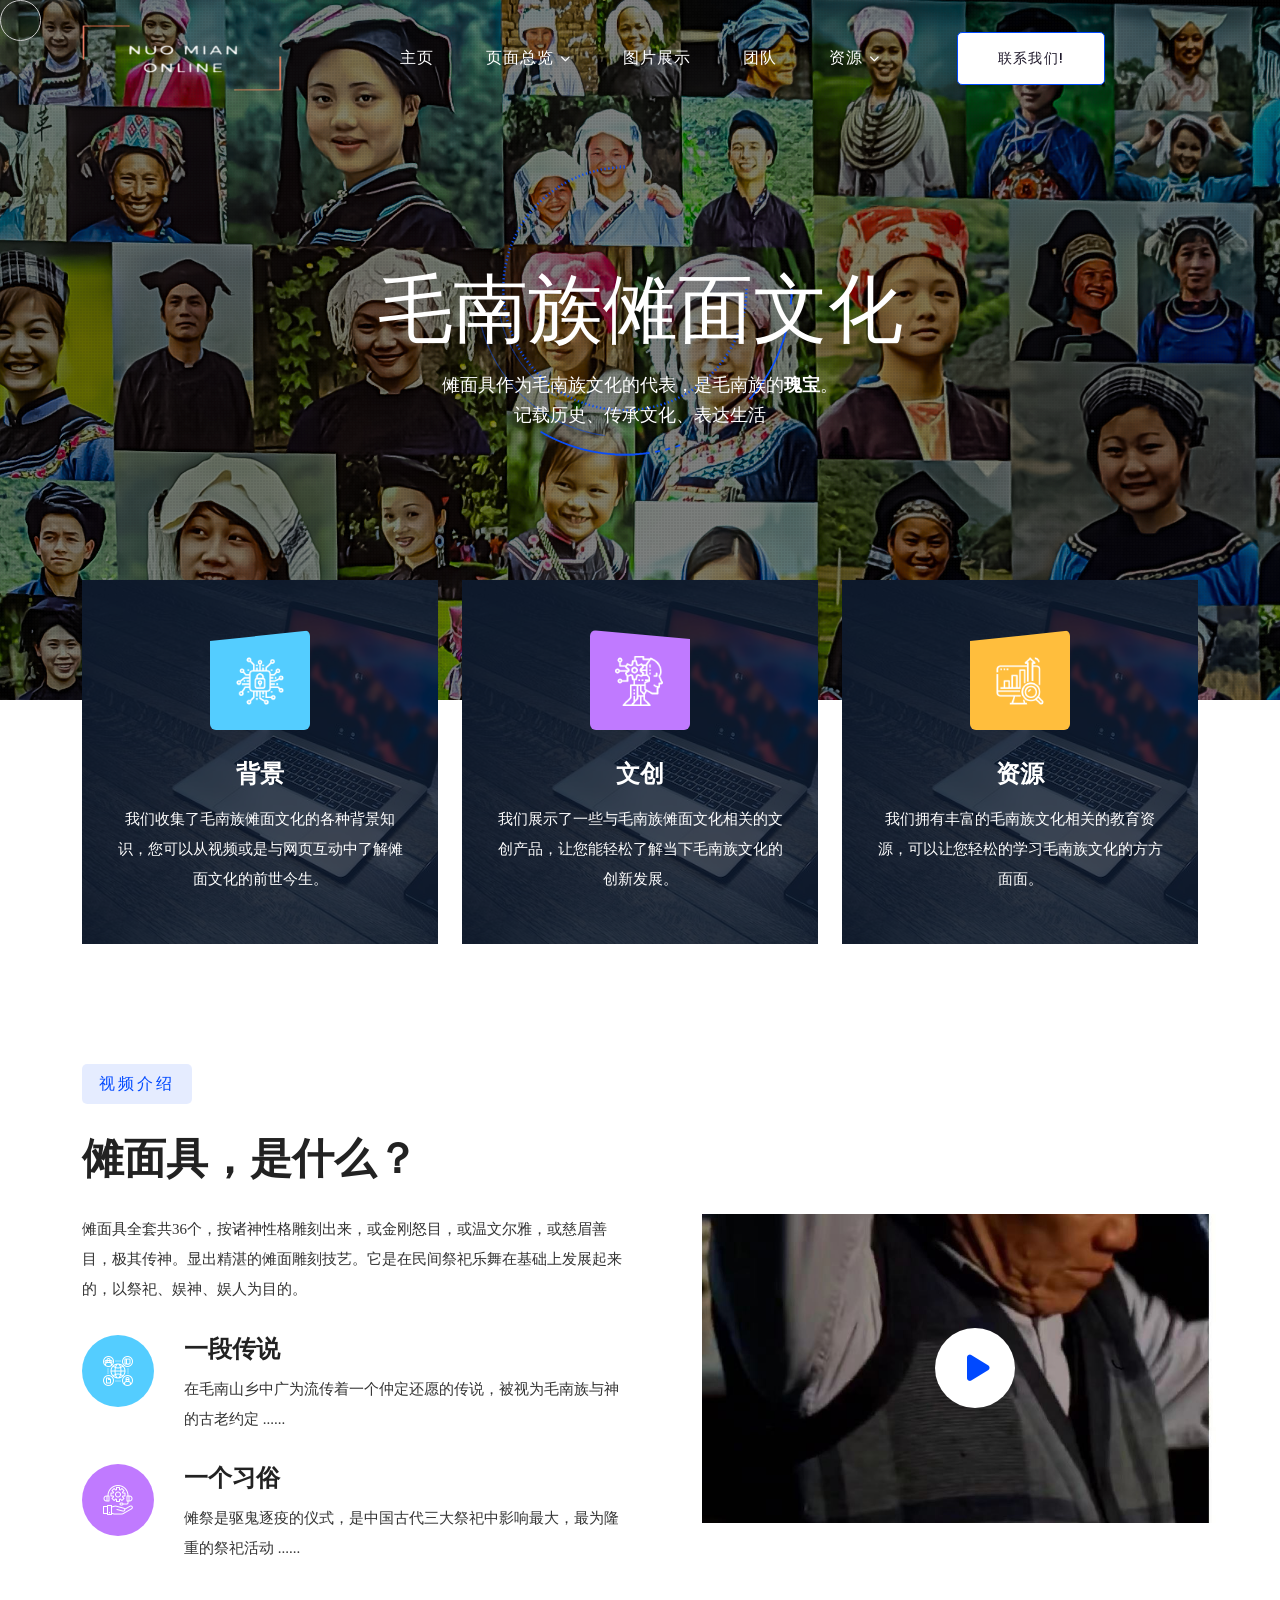
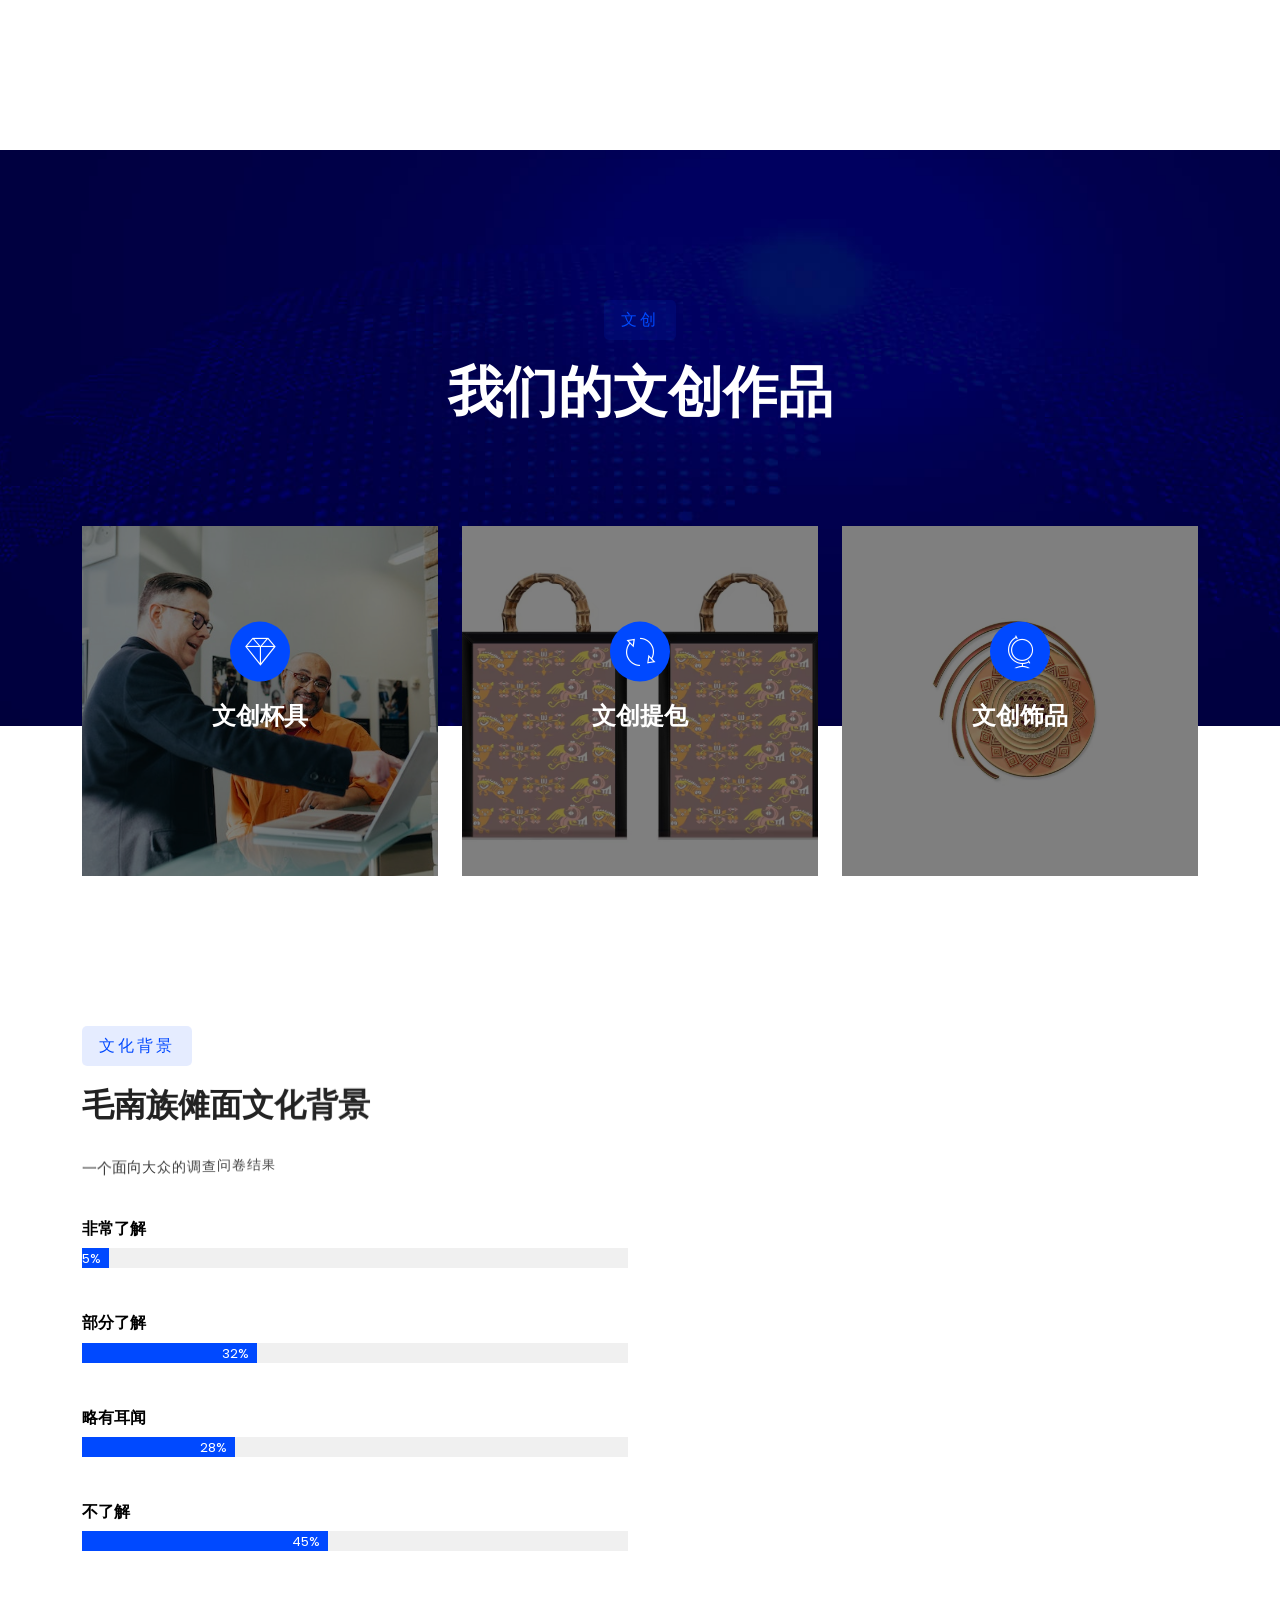
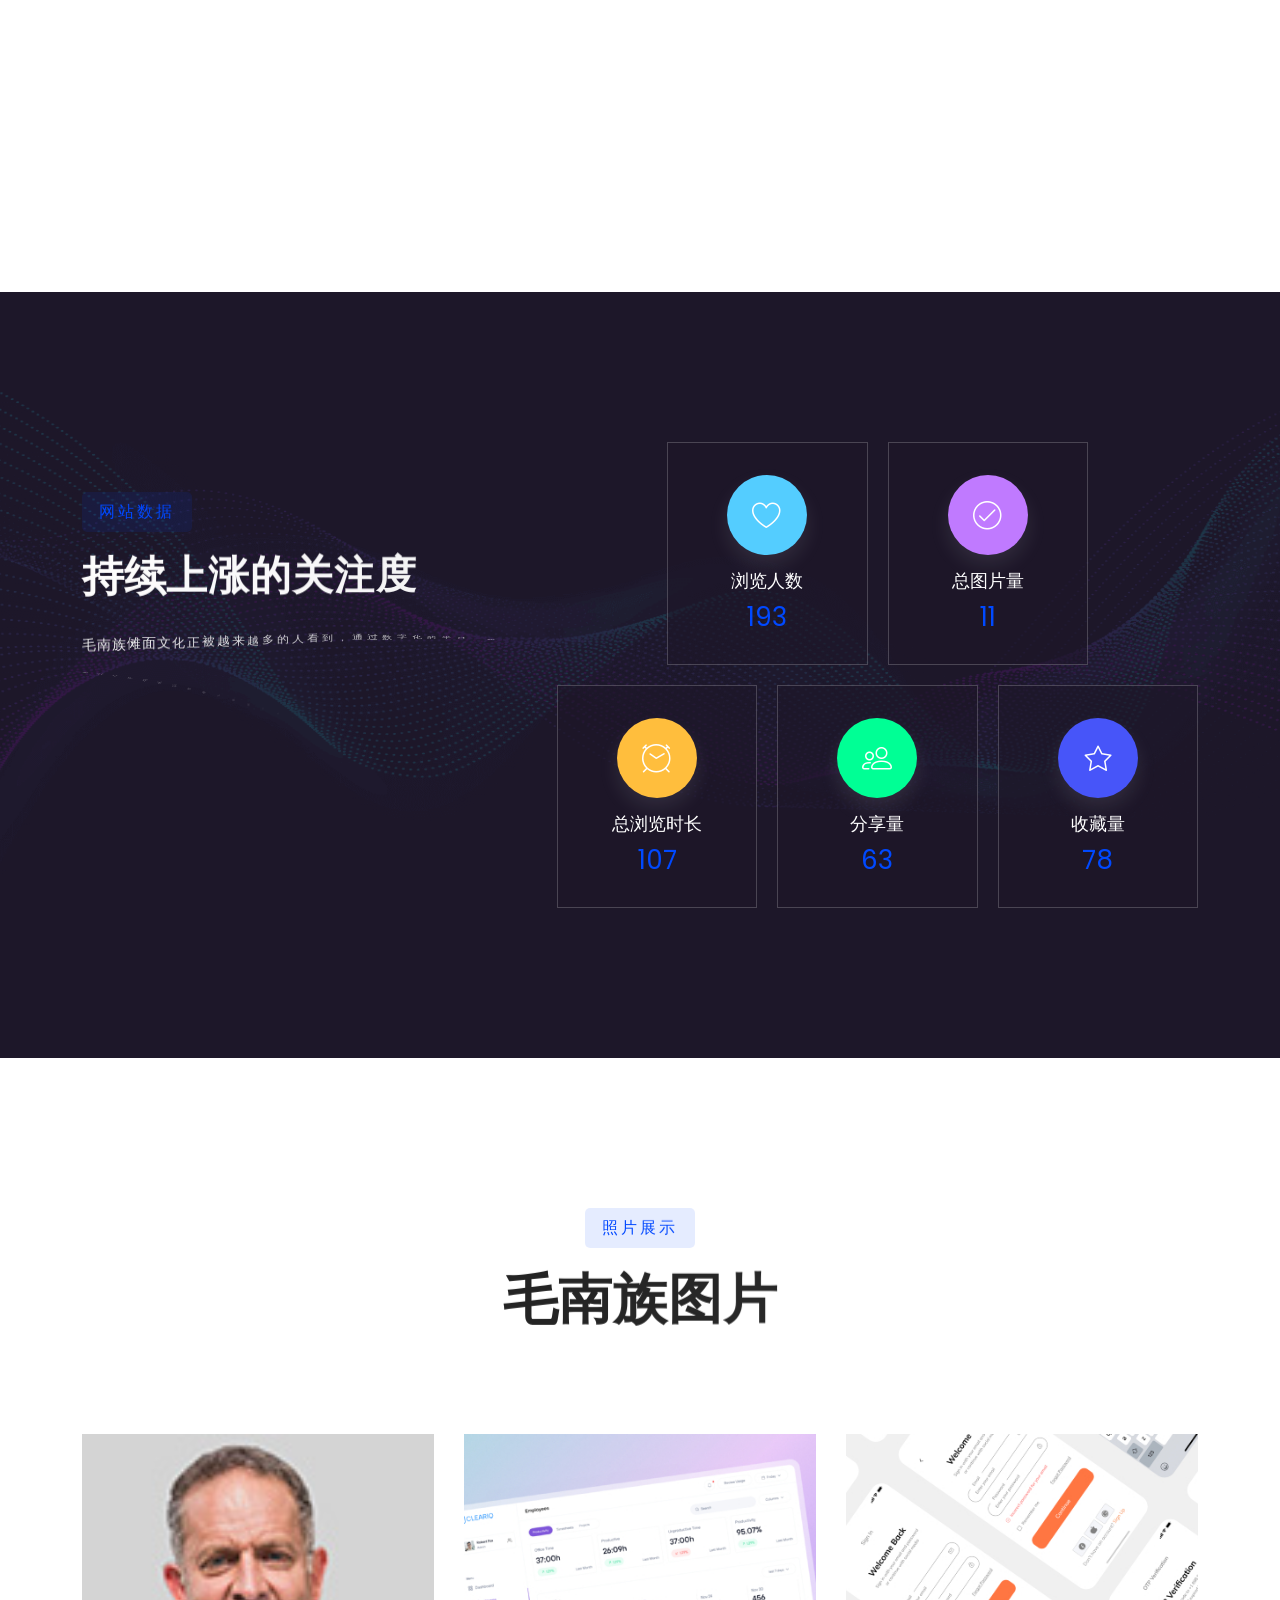
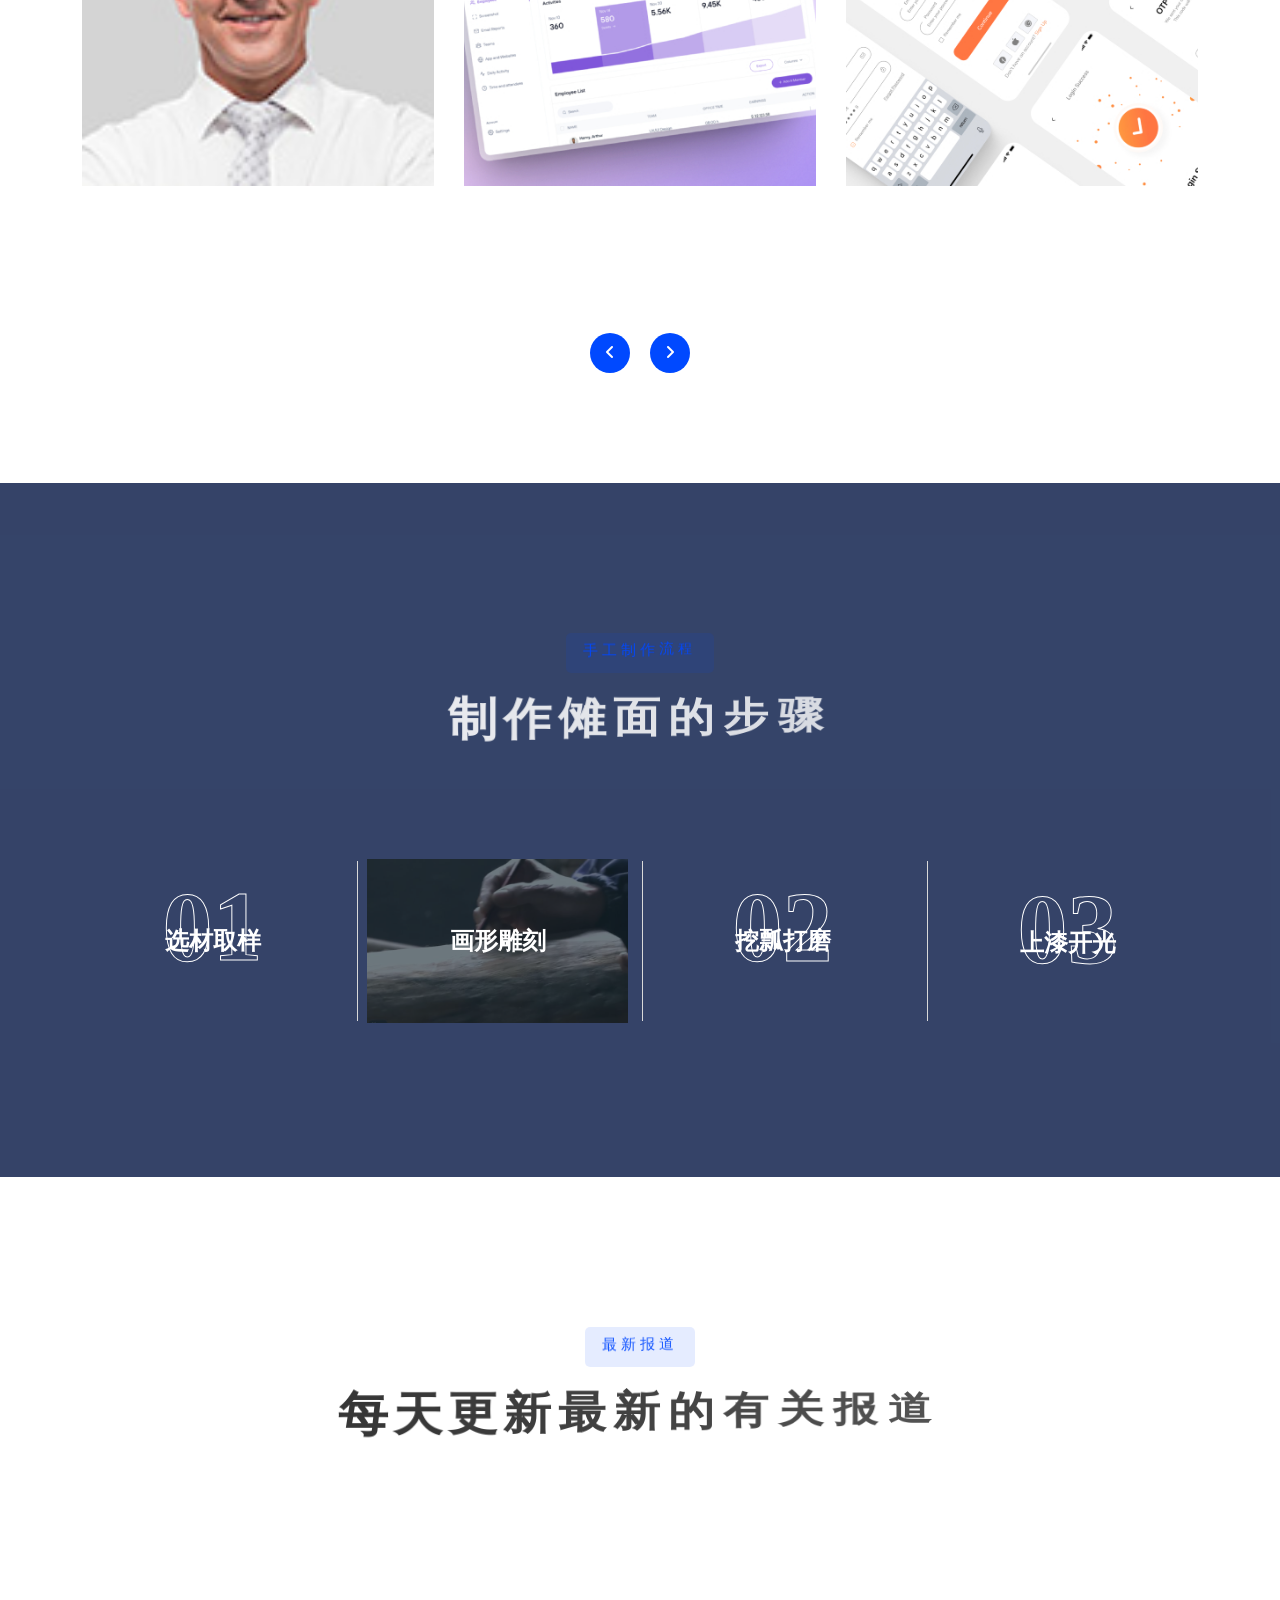
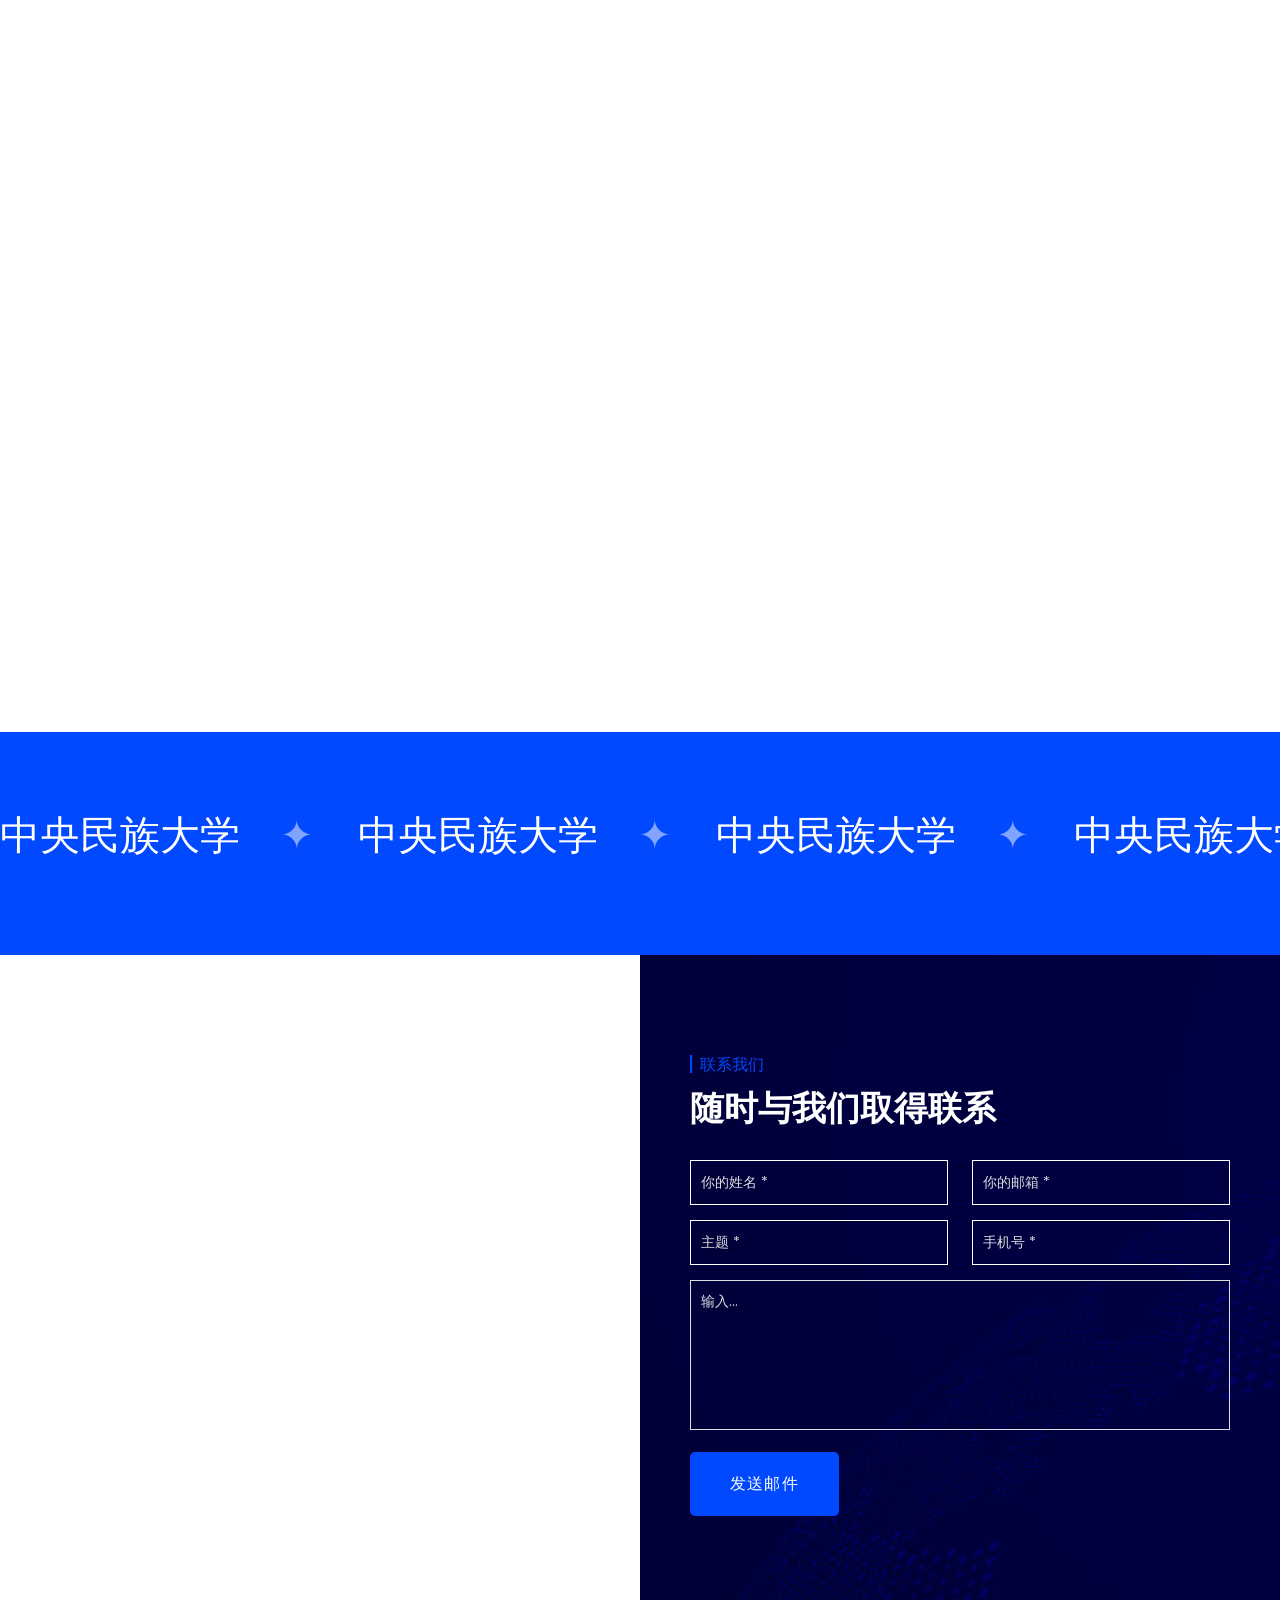
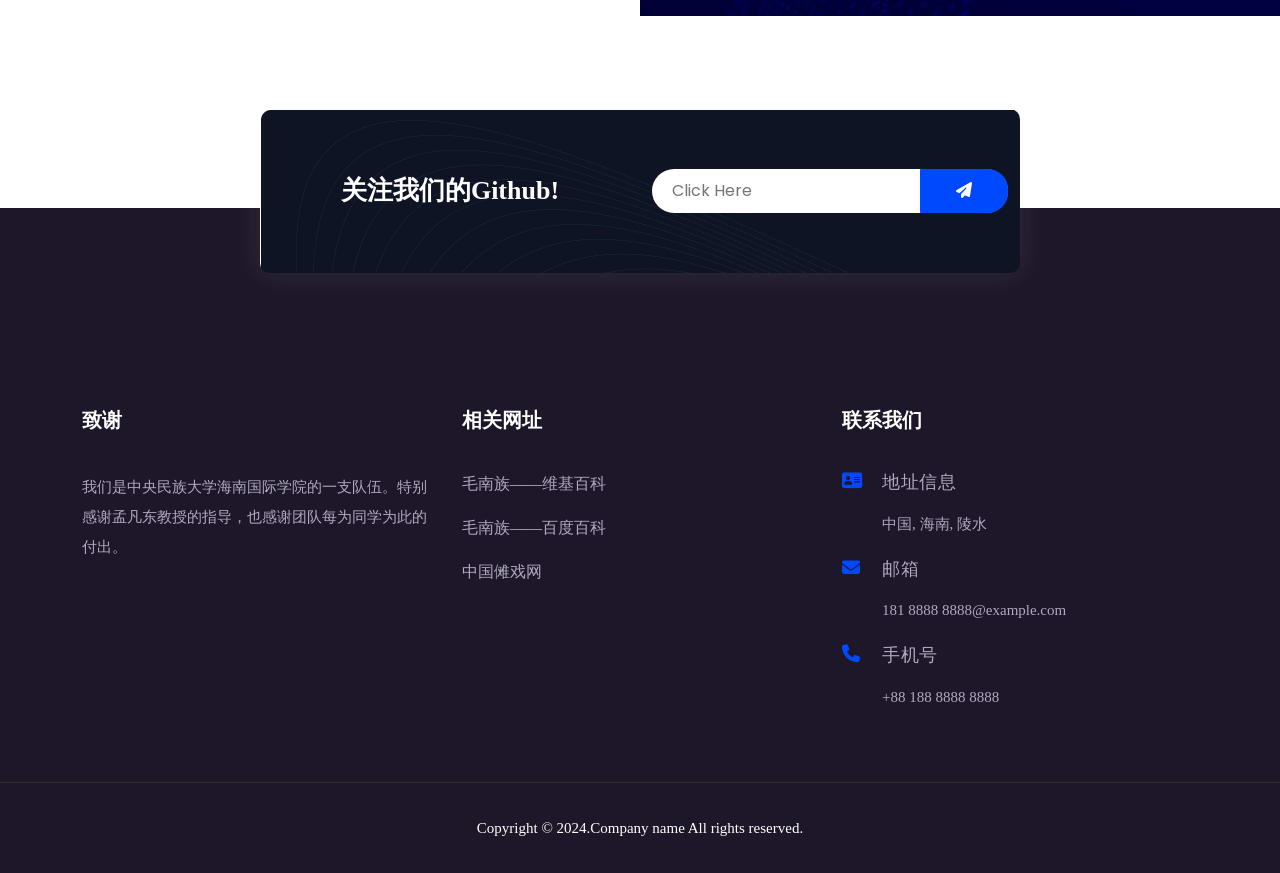
<file: index-banner.html>
<!Doctype html>
<html lang="en">
	<head>
		<!-- Meta -->
		<meta charset="utf-8">
		<meta http-equiv="X-UA-Compatible" content="IE=edge">
		<meta name="viewport" content="width=device-width, initial-scale=1"> 
		<!-- The above 3 meta tags *must* come first in the head; any other head content must come *after* these tags -->
		<!-- SITE TITLE -->
		<title>毛南族傩面文化数字化平台</title>
		<!-- Fav-icon CSS -->
		
		<!-- Bootstrap CSS -->
		<link rel="stylesheet" href="static/css/bootstrap.min.css">
		<!-- Fontawesome CSS-->
		<link href="static/css/fontawesome.css" rel="stylesheet">
		<link href="static/css/brands.css" rel="stylesheet">
		<link href="static/css/solid.css" rel="stylesheet">
		<!-- pe-icon-7 CSS-->
		<link rel="stylesheet" href="static/css/pe-icon-7-stroke.css">
		<!-- icon font CSS-->
		<link rel="stylesheet" href="static/css/icon-font.min.css">
		<!-- Owl-carousel CSS-->
		<link rel="stylesheet" href="static/css/owl.carousel.min.css">
		<!-- Owl-carousel CSS-->
		<link rel="stylesheet" href="static/css/owl.theme.default.min.css">
		<!-- venobox CSS-->
		<link rel="stylesheet" href="static/css/venobox.css">
		<!-- aos CSS-->
		<link rel="stylesheet" href="static/css/aos.css">
		<!-- lightbox CSS-->
		<link rel="stylesheet" href="static/css/lightbox.min.css">
		<!-- meanmenu CSS-->
		<link rel="stylesheet" href="static/css/slicknav.min.css">
		<!-- animate CSS-->
		<link rel="stylesheet" href="static/css/animate.min.css">
		<!-- Custom-animate CSS-->
		<link rel="stylesheet" href="static/css/custom-animate.css">
		<!-- Responsive CSS-->
		<link rel="stylesheet" href="static/css/responsive.css" type="text/css">
		<!-- Style CSS-->
		<link rel="stylesheet" href="static/css/style.css" type="text/css">
		<style>
			h1, h2, h3, h4, h5, h6 {
				font-family: "KaiTi", "楷体", "STKaiti", serif;
				color: #333;
			}
			p {
				font-family: "STSong", "华文宋体", serif;
				color: #333;
			}
			.home_btn .btn {
				font-family: "STSong", "华文宋体", serif; /* 这里可以换成你喜欢的字体 */
				font-size: 16px;
				color: #fdfbfb;
			}

			.home_btn .btn .btn-text {
				font-family: "STSong", "华文宋体", serif; /* 同样更改按钮内文本的字体 */
				font-size: 16px;
				color: #fffbfb;
			}
		</style>
		
	</head>

	<body>
		<!--  Preloader  -->
		<div class="preloader">
			<div class="status-mes">
				<div class="bigSqr">
					<div class="square first"></div>
					<div class="square second"></div>
					<div class="square third"></div>
					<div class="square fourth"></div>
				</div>
				<div class="text_loading text-center">loading</div>
			</div>
		</div>

		<!--Start header section-->
		<header id="header-area">
			<div class="container">
				<div class="row d-flex align-items-center">
					<div class="col-xl-3 col-lg-3 col-3">
						<div class="site-logo">
							<a href=""><img src="static/picture/logo.png" alt="Techost"></a>
						</div>
					</div><!-- End Col -->				
					
					<div class="col-xl-6 col-lg-6 col-9 text-right">
						<nav class="navigation">
							<ul>
								<li>
									<a href="#" style="letter-spacing: 1px; padding: 10px 15px;">主页</a>
								</li>
								<li>
									<a href="#0" style="letter-spacing: 1px; padding: 10px 15px;">页面总览 <i class="fa fa-chevron-down"></i></a>
									<ul style="background-color: #f9f9f9; padding: 10px; border-radius: 5px;">
										<li><a href="about.html" style="letter-spacing: 0.5px; padding: 8px 12px;">关于我们</a></li>
										<li><a href="service.html" style="letter-spacing: 0.5px; padding: 8px 12px;">服务</a></li>
										<li><a href="portfolio.html" style="letter-spacing: 0.5px; padding: 8px 12px;">作品集</a></li>
										<li><a href="team.html" style="letter-spacing: 0.5px; padding: 8px 12px;">团队</a></li>
									</ul>
								</li>
								<li><a href="#portfolio" style="letter-spacing: 1px; padding: 10px 15px;">图片展示</a></li>
								<li><a href="#" style="letter-spacing: 1px; padding: 10px 15px;">团队</a></li>
								<li>
									<a href="#blog" style="letter-spacing: 1px; padding: 10px 15px;">资源 <i class="fa fa-chevron-down"></i></a>
									<ul style="background-color: #f9f9f9; padding: 10px; border-radius: 5px;">
										<li><a href="#blog" style="letter-spacing: 0.5px; padding: 8px 12px;">最新报道</a></li>
										<li><a href="#blog" style="letter-spacing: 0.5px; padding: 8px 12px;">视频</a></li>
										<li><a href="#blog" style="letter-spacing: 0.5px; padding: 8px 12px;">文章</a></li>
									</ul>
								</li>
							</ul>
						</nav>
						<div id="mobile_menu"></div>
					</div><!-- End Col -->
					
					
					<div class="col-xl-2 col-lg-2 col-12 text-end d-none  d-lg-block">
						<a class="btn btn_header" href="#contact"><span class="btn-text">联系我们!</span></a>
					</div><!-- End Col -->
				</div>
			</div>
		</header>
		<!--End header section-->



		<!--Start hero_area section-->
		<section class="hero_area" id="home">
			<div class="home_banner">
				<div class="hero_content bg-1">
					<img src="static/picture/shape-banner.png" class="wavy-shape-12 rotation" alt="no-image" style="background-size:cover; background-repeat: no-repeat;">
					<span class="bg_pattern"></span>
					<div class="container">
						<div class="row text-center">
							<div class="col-md-12 col-sm-12 col-xs-12">
								<div class="single_home">
									<h1 class="rf_54">毛南族傩面文化</h1>
									<p class="rf_14"> 傩面具作为毛南族文化的代表，是毛南族的<b>瑰宝</b>。 <br> 记载历史、传承文化、表达生活</p>
									<!-- <div class="home_btn">
										<a class="btn" href="#"><span class="btn-text">数字化展示</span></a>
									</div> -->
								</div>
							</div>
						</div>
					</div>
				</div>
			</div>
		</section>
		<!--End hero_area section-->

		<!--Start feature_area section-->
		<section class="feature_area" id="feature">
			<div class="container">
				<div class="row align-items-center">
					<div class="col-lg-4 col-md-6 col-sm-12">
						<div class="single_feature bd-one-by-one">
							<div class="feature_img color_1">
								<img src="static/picture/f1.png" alt="">
							</div>
							<h3>背景</h3> 
							<p>我们收集了毛南族傩面文化的各种背景知识，您可以从视频或是与网页互动中了解傩面文化的前世今生。</p>
						</div> 
					</div>
					
					<div class="col-lg-4 col-md-6 col-sm-12">
						<div class="single_feature bd-one-by-one">
							<div class="feature_img two color_2">
								<img src="static/picture/f2.png" alt="">
							</div>
							<h3>文创</h3>
							<p>我们展示了一些与毛南族傩面文化相关的文创产品，让您能轻松了解当下毛南族文化的创新发展。</p>
						</div>
					</div>
					
					<div class="col-lg-4 col-md-6 col-sm-12">
						<div class="single_feature bd-one-by-one">
							<div class="feature_img color_3">
								<img src="static/picture/f3.png" alt="">
							</div>
							<h3>资源</h3>
							<p>我们拥有丰富的毛南族文化相关的教育资源，可以让您轻松的学习毛南族文化的方方面面。</p>
						</div>
					</div>
				</div>
			</div>
		</section>
		<!--End feature_area section-->


		<!--Start about_area section-->
		<section class="about_area pb_120" id="about">
			<div class="container">
				<div class="row">
					<div class="col-lg-6 col-sm-12 col-xs-12">
						<div class="get-to-know__right">
							<div class="title mb_0 title_animated">
								<div class="heading-intro-text">视频介绍</div>
							</div>
							<h2 class="section-title__title title_animated">傩面具，是什么？</h2>
							<p class="get-to-know__text">傩面具全套共36个，按诸神性格雕刻出来，或金刚怒目，或温文尔雅，或慈眉善目，极其传神。显出精湛的傩面雕刻技艺。它是在民间祭祀乐舞在基础上发展起来的，以祭祀、娱神、娱人为目的。</p>
							<div class="list-unstyled get-to-know__points">
								<div class="single_know_list">
									<div class="icon color_1">
										<img src="static/picture/ab1.png" alt="">
									</div>
									
									<ul>
										<li>
											<h4>一段传说</h4>
											<p>在毛南山乡中广为流传着一个仲定还愿的传说，被视为毛南族与神的古老约定 ......</p>
										</li>
									</ul>
								</div>
								<div class="single_know_list">
									<div class="icon color_2">
										<img src="static/picture/ab2.png" alt="">
									</div>
									
									<ul>
										<li>
											<h4>一个习俗</h4>
											<p>傩祭是驱鬼逐疫的仪式，是中国古代三大祭祀中影响最大，最为隆重的祭祀活动 ......</p>
										</li>
									</ul>
								</div>
							</div>
						</div>
					</div>
					
					<div class="col-lg-6 col-sm-12 col-xs-12" style="margin-top: 150px;">
						<div class="experience-video"> 
							<div class="play-video-icon">
								<a href="static/video/1.mp4" class="video-link">
									<i class="fa fa-play"></i>
									<div class="sonar-wrapper">
										<div class="sonar-emitter">
											<div class="sonar-wave"></div>
										</div>
									</div>
								</a>
							</div>
						</div>
					</div>
					
		</section>
		<!--End about_area section-->

		<!--Start service_area section-->
		<div class="service_bg_area">
			<div class="container">
				<div class="row justify-content-center">
					<div class="col-md-8">
						<div class="title wht_title text-center title_animated">
							<div class="heading-intro-text">文创</div>
							<h1>我们的文创作品</h1>
						</div>
					</div>
				</div>
			</div>
		</div>
		
		<section class="service_area pad pb_0" id="service">
			<div class="container">
				<div class="row services_slide justify-content-center">
					<div class="col-lg-4 col-sm-6">
						<div class="single_service bd-one-by-one" style="background-image: url(static/image/1.jpg);  background-size:cover; background-position: center center;">
							<div class="single_service_text">
								<i class="service_icon pe-7s-diamond"></i>
								<h3>文创杯具</h3>
								<a class="service_btn" href="#0"><img src="static/picture/arrow-down.svg" alt=""></a>
							</div>
						</div>
					</div>
					<div class="col-lg-4 col-sm-6">
						<div class="single_service bd-one-by-one" style="background-image: url(static/image/2.jpg);  background-size:cover; background-position: center center;">
							<div class="single_service_text">
								<i class="service_icon pe-7s-refresh-2"></i>
								<h3>文创提包</h3>
								<a class="service_btn" href="#0"><img src="static/picture/arrow-down.svg" alt=""></a>
							</div>
						</div>
					</div>
					<div class="col-lg-4 col-sm-6">
						<div class="single_service bd-one-by-one" style="background-image: url(static/image/3.jpg);  background-size:cover; background-position: center center;">
							<div class="single_service_text">
								<i class="service_icon pe-7s-world"></i>
								<h3>文创饰品</h3>
								<a class="service_btn" href="#0"><img src="static/picture/arrow-down.svg" alt=""></a>
							</div>
						</div>
					</div>
				</div>
			</div>
		</section>
		<!--End service_area section-->
		
		<!-- skills area start -->
		<section class="skills-area pad" id="skills">
			<div class="container">
				<div class="row">
					<div class="col-lg-6 col-12 skill_area wow zoomIn">
						<div class="title skill_title title_animated">
							<div class="heading-intro-text">文化背景</div>
							<h2>毛南族傩面文化背景</h2>
							<p>一个面向大众的调查问卷结果</p>
						</div>
						
						<h3 class="progress-title">非常了解</h3>
						<div class="progress">
							<div class="progress-bar progress-bar-danger" style="width: 5%;">
								<div class="progress-value">5%</div>
							</div>
						</div>
						
						<h3 class="progress-title">部分了解</h3>
						<div class="progress">
							<div class="progress-bar progress-bar-danger" style="width: 32%;">
								<div class="progress-value">32%</div>
							</div>
						</div>
						
						<h3 class="progress-title">略有耳闻</h3>
						<div class="progress">
							<div class="progress-bar progress-bar-danger" style="width: 28%;">
								<div class="progress-value">28%</div>
							</div>
						</div>
						
						<h3 class="progress-title">不了解</h3>
						<div class="progress">
							<div class="progress-bar progress-bar-danger" style="width: 45%;">
								<div class="progress-value">45%</div>
							</div>
						</div>
					</div>
					
					<div class="col-lg-6 col-12 wow zoomIn">
						<div class="faq">
							<div class="row">
								<div class="col-12">
									<div class="accordion" id="leading_accordion1" data-aos="fade-up">
										<div class="accordion-item">
											<h5 class="accordion-header" id="headingOne">
												<button class="accordion-button btn-link" type="button" data-bs-toggle="collapse" data-bs-target="#collapseOne" aria-expanded="true" aria-controls="collapseOne">
													毛南族傩面背后的故事是什么？
												</button>
											</h5>
											<div id="collapseOne" class="accordion-collapse collapse show" aria-labelledby="headingOne" data-bs-parent="#leading_accordion1">
												<div class="accordion-body">
													<p class="text-size-18 text-left mb-0">在毛南山乡中广为流传着一个故事，相传远古的时候，有一个叫仲定的毛南孤儿。因为太穷一直娶不起媳妇，后来他向万岁娘娘许愿，万岁呢娘娘果真把一个仙女许配给仲定。还生下七个儿女，此时仲定却忘了还愿。万岁娘娘勃然大怒，把他的七个儿女收了回去。痛苦万分的仲定赶紧还愿，七个孩子最终才回到了家。仲定还愿的传说以来毛南人把这是为自己与神的古老约定。为了纪念这个古老的传说，人们制作了傩面，并把这一传统继承了下来。</p>
												</div>
											</div>
										</div>
										<div class="accordion-item">
											<h5 class="accordion-header" id="headingTwo">
												<button class="accordion-button collapsed btn-link" type="button" data-bs-toggle="collapse" data-bs-target="#collapseTwo" aria-expanded="true" aria-controls="collapseTwo">
													傩祭是什么？
												</button>
											</h5>
											<div id="collapseTwo" class="accordion-collapse collapse" aria-labelledby="headingTwo" data-bs-parent="#leading_accordion1">
												<div class="accordion-body">
													<p class="text-size-18 text-left mb-0">傩祭是驱鬼逐疫的仪式，是中国古代三大祭祀中影响最大，最为隆重的祭祀活动。有“天子傩”、“国傩”、“大傩”之分。“天子傩”为天子专用，仅限于太社的范围之内，诸侯与庶民不得参与，“国傩”不得越出国社的范围，供天子与诸侯共同享用，“大傩”下及庶民，举国上下共同举行，故又称“乡傩”。</p>
												</div>
											</div>
										</div>
										<div class="accordion-item">
											<h5 class="accordion-header" id="headingThree">
												<button class="accordion-button collapsed btn-link" type="button" data-bs-toggle="collapse" data-bs-target="#collapseThree" aria-expanded="true" aria-controls="collapseThree">
													傩面文化传承的困境是什么？                          
												</button>
											 </h5>
											<div id="collapseThree" class="accordion-collapse collapse" aria-labelledby="headingThree" data-bs-parent="#leading_accordion1">
												<div class="accordion-body">
													<p class="text-size-18 text-left mb-0">傩面文化传承面临的困境主要在于现代化和全球化的冲击。随着社会的快速发展和城市化进程的推进，年轻一代对传统文化的兴趣逐渐减弱，缺乏继承意愿和传承能力。</p>
												</div>
											</div>
										</div>
										<div class="accordion-item">
											<h5 class="accordion-header" id="headingFour">
												<button class="accordion-button collapsed btn-link" type="button" data-bs-toggle="collapse" data-bs-target="#collapseFour" aria-expanded="true" aria-controls="collapseFour">
													傩面文化的前路何在？                         
												</button>
											  </h5>
											<div id="collapseFour" class="accordion-collapse collapse" aria-labelledby="headingFour" data-bs-parent="#leading_accordion1">
												<div class="accordion-body">
													<p class="text-size-18 text-left mb-0">傩舞虽然在本质上不同于“跳大神”，但其孕育于几千年的封建制度的土壤，存在一些落后的部分。在守护傩文化基本内核的基础上，将其与流行文化、新媒体有机融合，推陈出新，使得傩舞成为日常的热爱而不仅仅是教科书中严肃的知识，唤醒青年人对傩文化自觉的传承。</p>
												</div>
											</div>
										</div>
									</div>
								</div>
							</div>
						</div>
					</div>
				</div>
			</div>
		</section>
		<!-- skills area end -->
		
		<!-- counter-area -->
        <section class="counter-area pad theme_bg">
            <div class="container">
                <div class="row">
                    <div class="col-lg-5 col-xs-12">
						<div class="title mt_50 wht_title text-left title_animated">
							<div class="heading-intro-text">网站数据</div>
							<h1>持续上涨的关注度</h1>
							<p>毛南族傩面文化正被越来越多的人看到，通过数字化的平台，越来越多的人正在关注和参与傩面文化的传承活动.</p>
						</div>
                    </div>
                    <div class="col-lg-7 col-xs-12">
                        <div class="counter__wrap">
                            <div class="row justify-content-center row-cols-2 row-cols-sm-3">
                                <div class="col">
                                    <div class="counter__item">
                                        <a href="#0">
											<span class="color_1 lnr lnr-heart"></span>
                                            <span class="name">浏览人数</span>
											<span class="count">2354</span>
                                        </a>
                                    </div>
                                </div>
                                <div class="col">
                                    <div class="counter__item">
                                        <a href="#0">
                                            <span class="color_2 lnr lnr-checkmark-circle"></span>
                                            <span class="name">总图片量</span>
											<span class="count">137</span>
                                        </a>
                                    </div>
                                </div>
                            </div>
                            <div class="row justify-content-center row-cols-2 row-cols-sm-3">
                                <div class="col">
                                    <div class="counter__item">
                                        <a href="#0">
											<span class="color_3 lnr lnr-clock"></span>
                                            <span class="name">总浏览时长</span>
											<span class="count">1315</span>
                                        </a>
                                    </div>
                                </div>
                                <div class="col">
                                    <div class="counter__item">
                                        <a href="#0">
                                            <span class="color_4 lnr lnr-users"></span>
                                            <span class="name">分享量</span>
											<span class="count">778</span>
                                        </a>
                                    </div>
                                </div>
                                <div class="col">
                                    <div class="counter__item">
                                        <a href="#0">
                                            <span class="color_5 lnr lnr-star"></span>
                                            <span class="name">收藏量</span>
											<span class="count">963</span>
                                        </a>
                                    </div>
                                </div>
                            </div>
                        </div>
                    </div>
                </div>
            </div>
        </section>
        <!-- counter-area-end -->
		
		<!--Start portfolio_area section-->
		<section class="portfolio_area pad" id="portfolio">
			<div class="container">
				<div class="row justify-content-center">
					<div class="col-md-8">
						<div class="title text-center title_animated">
							<div class="heading-intro-text">照片展示</div>
							<h1>毛南族图片</h1>
						</div>
					</div>
				</div>
				<div class="row">
					<div class="col-lg-12 col-sm-12 justify-content-center">
						<div class="portfolio_slide owl-carousel">					
							<div class="portfolio_fullimage medium_item">
								<img src="static/picture/1.jpg" alt="Portfolio Image">
								<ul class="details_link_icon">
									<li>
										<a href="static/picture/1.jpg" data-lightbox="image-1" data-title="Project"><i class="fa fa-search"></i></a>
									</li>
									<li>
										<a href="#0"><i class="fa fa-link"></i></a>
									</li>
								</ul>
								<div class="item_content">
									</ul>
									<h3 class="item_title">
										毛南族文化图片展示
									</h3>
								</div>
							</div>
							<div class="portfolio_fullimage medium_item">
								<img src="static/picture/2.jpg" alt="Portfolio Image">
								<ul class="details_link_icon">
									<li>
										<a href="static/picture/2.jpg" data-lightbox="image-1" data-title="Project"><i class="fa fa-search"></i></a>
									</li>
									<li>
										<a href="#0"><i class="fa fa-link"></i></a>
									</li>
								</ul>
								<div class="item_content">
									</ul>
									<h3 class="item_title">
										毛南族文化图片展示
									</h3>
								</div>
							</div>
							<div class="portfolio_fullimage medium_item">
								<img src="static/picture/3.jpg" alt="Portfolio Image">
								<ul class="details_link_icon">
									<li>
										<a href="static/picture/3.jpg" data-lightbox="image-1" data-title="Project"><i class="fa fa-search"></i></a>
									</li>
									<li>
										<a href="#0"><i class="fa fa-link"></i></a>
									</li>
								</ul>
								<div class="item_content">
									</ul>
									<h3 class="item_title">
										毛南族文化图片展示
									</h3>
								</div>
							</div>
							<div class="portfolio_fullimage medium_item">
								<img src="static/picture/4.jpg" alt="Portfolio Image">
								<ul class="details_link_icon">
									<li>
										<a href="static/picture/4.jpg" data-lightbox="image-1" data-title="Project"><i class="fa fa-search"></i></a>
									</li>
									<li>
										<a href="#0"><i class="fa fa-link"></i></a>
									</li>
								</ul>
								<div class="item_content">
									</ul>
									<h3 class="item_title">
										毛南族文化图片展示
									</h3>
								</div>
							</div>
							<div class="portfolio_fullimage medium_item">
								<img src="static/picture/5.jpg" alt="Portfolio Image">
								<ul class="details_link_icon">
									<li>
										<a href="static/picture/5.jpg" data-lightbox="image-1" data-title="Project"><i class="fa fa-search"></i></a>
									</li>
									<li>
										<a href="#0"><i class="fa fa-link"></i></a>
									</li>
								</ul>
								<div class="item_content">
									</ul>
									<h3 class="item_title">
										毛南族文化图片展示
									</h3>
								</div>
							</div>
							<div class="portfolio_fullimage medium_item">
								<img src="static/picture/6.jpg" alt="Portfolio Image">
								<ul class="details_link_icon">
									<li>
										<a href="static/picture/6.jpg" data-lightbox="image-1" data-title="Project"><i class="fa fa-search"></i></a>
									</li>
									<li>
										<a href="#0"><i class="fa fa-link"></i></a>
									</li>
								</ul>
								<div class="item_content">
									</ul>
									<h3 class="item_title">
										毛南族文化图片展示
									</h3>
								</div>
							</div>
							<div class="portfolio_fullimage medium_item">
								<img src="static/picture/7.jpg" alt="Portfolio Image">
								<ul class="details_link_icon">
									<li>
										<a href="static/picture/7.jpg" data-lightbox="image-1" data-title="Project"><i class="fa fa-search"></i></a>
									</li>
									<li>
										<a href="#0"><i class="fa fa-link"></i></a>
									</li>
								</ul>
								<div class="item_content">
									</ul>
									<h3 class="item_title">
										毛南族文化图片展示
									</h3>
								</div>
							</div>
							<div class="portfolio_fullimage medium_item">
								<img src="static/picture/8.jpg" alt="Portfolio Image">
								<ul class="details_link_icon">
									<li>
										<a href="static/picture/8.jpg" data-lightbox="image-1" data-title="Project"><i class="fa fa-search"></i></a>
									</li>
									<li>
										<a href="#0"><i class="fa fa-link"></i></a>
									</li>
								</ul>
								<div class="item_content">
									</ul>
									<h3 class="item_title">
										毛南族文化图片展示
									</h3>
								</div>
							</div>
							<div class="portfolio_fullimage medium_item">
								<img src="static/picture/9.jpg" alt="Portfolio Image">
								<ul class="details_link_icon">
									<li>
										<a href="static/picture/9.jpg" data-lightbox="image-1" data-title="Project"><i class="fa fa-search"></i></a>
									</li>
									<li>
										<a href="#0"><i class="fa fa-link"></i></a>
									</li>
								</ul>
								<div class="item_content">
									</ul>
									<h3 class="item_title">
										毛南族文化图片展示
									</h3>
								</div>
							</div>
							<div class="portfolio_fullimage medium_item">
								<img src="static/picture/10.jpg" alt="Portfolio Image">
								<ul class="details_link_icon">
									<li>
										<a href="static/picture/10.jpg" data-lightbox="image-1" data-title="Project"><i class="fa fa-search"></i></a>
									</li>
									<li>
										<a href="#0"><i class="fa fa-link"></i></a>
									</li>
								</ul>
								<div class="item_content">
									</ul>
									<h3 class="item_title">
										毛南族文化图片展示
									</h3>
								</div>
							</div>
							<div class="portfolio_fullimage medium_item">
								<img src="static/picture/11.jpg" alt="Portfolio Image">
								<ul class="details_link_icon">
									<li>
										<a href="static/picture/11.jpg" data-lightbox="image-1" data-title="Project"><i class="fa fa-search"></i></a>
									</li>
									<li>
										<a href="#0"><i class="fa fa-link"></i></a>
									</li>
								</ul>
								<div class="item_content">
									</ul>
									<h3 class="item_title">
										毛南族文化图片展示
									</h3>
								</div>
							</div>
							<div class="portfolio_fullimage medium_item">
								<img src="static/picture/12.jpg" alt="Portfolio Image">
								<ul class="details_link_icon">
									<li>
										<a href="static/picture/12.jpg" data-lightbox="image-1" data-title="Project"><i class="fa fa-search"></i></a>
									</li>
									<li>
										<a href="#0"><i class="fa fa-link"></i></a>
									</li>
								</ul>
								<div class="item_content">
									</ul>
									<h3 class="item_title">
										毛南族文化图片展示
									</h3>
								</div>
							</div>
							<div class="portfolio_fullimage medium_item">
								<img src="static/picture/13.jpg" alt="Portfolio Image">
								<ul class="details_link_icon">
									<li>
										<a href="static/picture/13.jpg" data-lightbox="image-1" data-title="Project"><i class="fa fa-search"></i></a>
									</li>
									<li>
										<a href="#0"><i class="fa fa-link"></i></a>
									</li>
								</ul>
								<div class="item_content">
									</ul>
									<h3 class="item_title">
										毛南族文化图片展示
									</h3>
								</div>
							</div>
							<div class="portfolio_fullimage medium_item">
								<img src="static/picture/14.jpg" alt="Portfolio Image">
								<ul class="details_link_icon">
									<li>
										<a href="static/picture/14.jpg" data-lightbox="image-1" data-title="Project"><i class="fa fa-search"></i></a>
									</li>
									<li>
										<a href="#0"><i class="fa fa-link"></i></a>
									</li>
								</ul>
								<div class="item_content">
									</ul>
									<h3 class="item_title">
										毛南族文化图片展示
									</h3>
								</div>
							</div>
							<div class="portfolio_fullimage medium_item">
								<img src="static/picture/15.jpg" alt="Portfolio Image">
								<ul class="details_link_icon">
									<li>
										<a href="static/picture/15.jpg" data-lightbox="image-1" data-title="Project"><i class="fa fa-search"></i></a>
									</li>
									<li>
										<a href="#0"><i class="fa fa-link"></i></a>
									</li>
								</ul>
								<div class="item_content">
									</ul>
									<h3 class="item_title">
										毛南族文化图片展示
									</h3>
								</div>
							</div>
							<div class="portfolio_fullimage medium_item">
								<img src="static/picture/16.jpg" alt="Portfolio Image">
								<ul class="details_link_icon">
									<li>
										<a href="static/picture/16.jpg" data-lightbox="image-1" data-title="Project"><i class="fa fa-search"></i></a>
									</li>
									<li>
										<a href="#0"><i class="fa fa-link"></i></a>
									</li>
								</ul>
								<div class="item_content">
									</ul>
									<h3 class="item_title">
										毛南族文化图片展示
									</h3>
								</div>
							</div>
							<div class="portfolio_fullimage medium_item">
								<img src="static/picture/17.jpg" alt="Portfolio Image">
								<ul class="details_link_icon">
									<li>
										<a href="static/picture/17.jpg" data-lightbox="image-1" data-title="Project"><i class="fa fa-search"></i></a>
									</li>
									<li>
										<a href="#0"><i class="fa fa-link"></i></a>
									</li>
								</ul>
								<div class="item_content">
									</ul>
									<h3 class="item_title">
										毛南族文化图片展示
									</h3>
								</div>
							</div>
							<div class="portfolio_fullimage medium_item">
								<img src="static/picture/18.jpg" alt="Portfolio Image">
								<ul class="details_link_icon">
									<li>
										<a href="static/picture/18.jpg" data-lightbox="image-1" data-title="Project"><i class="fa fa-search"></i></a>
									</li>
									<li>
										<a href="#0"><i class="fa fa-link"></i></a>
									</li>
								</ul>
								<div class="item_content">
									</ul>
									<h3 class="item_title">
										毛南族文化图片展示
									</h3>
								</div>
							</div>
							<div class="portfolio_fullimage medium_item">
								<img src="static/picture/19.jpg" alt="Portfolio Image">
								<ul class="details_link_icon">
									<li>
										<a href="static/picture/19.jpg" data-lightbox="image-1" data-title="Project"><i class="fa fa-search"></i></a>
									</li>
									<li>
										<a href="#0"><i class="fa fa-link"></i></a>
									</li>
								</ul>
								<div class="item_content">
									</ul>
									<h3 class="item_title">
										毛南族文化图片展示
									</h3>
								</div>
							</div>
							<div class="portfolio_fullimage medium_item">
								<img src="static/picture/20.jpg" alt="Portfolio Image">
								<ul class="details_link_icon">
									<li>
										<a href="static/picture/20.jpg" data-lightbox="image-1" data-title="Project"><i class="fa fa-search"></i></a>
									</li>
									<li>
										<a href="#0"><i class="fa fa-link"></i></a>
									</li>
								</ul>
								<div class="item_content">
									</ul>
									<h3 class="item_title">
										毛南族文化图片展示
									</h3>
								</div>
							</div>
							<div class="portfolio_fullimage medium_item">
								<img src="static/picture/21.jpg" alt="Portfolio Image">
								<ul class="details_link_icon">
									<li>
										<a href="static/picture/21.jpg" data-lightbox="image-1" data-title="Project"><i class="fa fa-search"></i></a>
									</li>
									<li>
										<a href="#0"><i class="fa fa-link"></i></a>
									</li>
								</ul>
								<div class="item_content">
									</ul>
									<h3 class="item_title">
										毛南族文化图片展示
									</h3>
								</div>
							</div>
							<div class="portfolio_fullimage medium_item">
								<img src="static/picture/22.jpg" alt="Portfolio Image">
								<ul class="details_link_icon">
									<li>
										<a href="static/picture/22.jpg" data-lightbox="image-1" data-title="Project"><i class="fa fa-search"></i></a>
									</li>
									<li>
										<a href="#0"><i class="fa fa-link"></i></a>
									</li>
								</ul>
								<div class="item_content">
									</ul>
									<h3 class="item_title">
										毛南族文化图片展示
									</h3>
								</div>
							</div>
							<div class="portfolio_fullimage medium_item">
								<img src="static/picture/23.jpg" alt="Portfolio Image">
								<ul class="details_link_icon">
									<li>
										<a href="static/picture/23.jpg" data-lightbox="image-1" data-title="Project"><i class="fa fa-search"></i></a>
									</li>
									<li>
										<a href="#0"><i class="fa fa-link"></i></a>
									</li>
								</ul>
								<div class="item_content">
									</ul>
									<h3 class="item_title">
										毛南族文化图片展示
									</h3>
								</div>
							</div>
							<div class="portfolio_fullimage medium_item">
								<img src="static/picture/24.jpg" alt="Portfolio Image">
								<ul class="details_link_icon">
									<li>
										<a href="static/picture/24.jpg" data-lightbox="image-1" data-title="Project"><i class="fa fa-search"></i></a>
									</li>
									<li>
										<a href="#0"><i class="fa fa-link"></i></a>
									</li>
								</ul>
								<div class="item_content">
									</ul>
									<h3 class="item_title">
										毛南族文化图片展示
									</h3>
								</div>
							</div>
							<div class="portfolio_fullimage medium_item">
								<img src="static/picture/25.jpg" alt="Portfolio Image">
								<ul class="details_link_icon">
									<li>
										<a href="static/picture/25.jpg" data-lightbox="image-1" data-title="Project"><i class="fa fa-search"></i></a>
									</li>
									<li>
										<a href="#0"><i class="fa fa-link"></i></a>
									</li>
								</ul>
								<div class="item_content">
									</ul>
									<h3 class="item_title">
										毛南族文化图片展示
									</h3>
								</div>
							</div>
							<div class="portfolio_fullimage medium_item">
								<img src="static/picture/26.jpg" alt="Portfolio Image">
								<ul class="details_link_icon">
									<li>
										<a href="static/picture/26.jpg" data-lightbox="image-1" data-title="Project"><i class="fa fa-search"></i></a>
									</li>
									<li>
										<a href="#0"><i class="fa fa-link"></i></a>
									</li>
								</ul>
								<div class="item_content">
									</ul>
									<h3 class="item_title">
										毛南族文化图片展示
									</h3>
								</div>
							</div>
							<div class="portfolio_fullimage medium_item">
								<img src="static/picture/27.jpg" alt="Portfolio Image">
								<ul class="details_link_icon">
									<li>
										<a href="static/picture/27.jpg" data-lightbox="image-1" data-title="Project"><i class="fa fa-search"></i></a>
									</li>
									<li>
										<a href="#0"><i class="fa fa-link"></i></a>
									</li>
								</ul>
								<div class="item_content">
									</ul>
									<h3 class="item_title">
										毛南族文化图片展示
									</h3>
								</div>
							</div>
							<div class="portfolio_fullimage medium_item">
								<img src="static/picture/28.jpg" alt="Portfolio Image">
								<ul class="details_link_icon">
									<li>
										<a href="static/picture/28.jpg" data-lightbox="image-1" data-title="Project"><i class="fa fa-search"></i></a>
									</li>
									<li>
										<a href="#0"><i class="fa fa-link"></i></a>
									</li>
								</ul>
								<div class="item_content">
									</ul>
									<h3 class="item_title">
										毛南族文化图片展示
									</h3>
								</div>
							</div>
							<div class="portfolio_fullimage medium_item">
								<img src="static/picture/29.jpg" alt="Portfolio Image">
								<ul class="details_link_icon">
									<li>
										<a href="static/picture/29.jpg" data-lightbox="image-1" data-title="Project"><i class="fa fa-search"></i></a>
									</li>
									<li>
										<a href="#0"><i class="fa fa-link"></i></a>
									</li>
								</ul>
								<div class="item_content">
									</ul>
									<h3 class="item_title">
										毛南族文化图片展示
									</h3>
								</div>
							</div>
							<div class="portfolio_fullimage medium_item">
								<img src="static/picture/30.jpg" alt="Portfolio Image">
								<ul class="details_link_icon">
									<li>
										<a href="static/picture/30.jpg" data-lightbox="image-1" data-title="Project"><i class="fa fa-search"></i></a>
									</li>
									<li>
										<a href="#0"><i class="fa fa-link"></i></a>
									</li>
								</ul>
								<div class="item_content">
									</ul>
									<h3 class="item_title">
										毛南族文化图片展示
									</h3>
								</div>
							</div>
							<div class="portfolio_fullimage medium_item">
								<img src="static/picture/31.jpg" alt="Portfolio Image">
								<ul class="details_link_icon">
									<li>
										<a href="static/picture/31.jpg" data-lightbox="image-1" data-title="Project"><i class="fa fa-search"></i></a>
									</li>
									<li>
										<a href="#0"><i class="fa fa-link"></i></a>
									</li>
								</ul>
								<div class="item_content">
									</ul>
									<h3 class="item_title">
										毛南族文化图片展示
									</h3>
								</div>
							</div>
							<div class="portfolio_fullimage medium_item">
								<img src="static/picture/32.jpg" alt="Portfolio Image">
								<ul class="details_link_icon">
									<li>
										<a href="static/picture/32.jpg" data-lightbox="image-1" data-title="Project"><i class="fa fa-search"></i></a>
									</li>
									<li>
										<a href="#0"><i class="fa fa-link"></i></a>
									</li>
								</ul>
								<div class="item_content">
									</ul>
									<h3 class="item_title">
										毛南族文化图片展示
									</h3>
								</div>
							</div>
							<div class="portfolio_fullimage medium_item">
								<img src="static/picture/33.jpg" alt="Portfolio Image">
								<ul class="details_link_icon">
									<li>
										<a href="static/picture/33.jpg" data-lightbox="image-1" data-title="Project"><i class="fa fa-search"></i></a>
									</li>
									<li>
										<a href="#0"><i class="fa fa-link"></i></a>
									</li>
								</ul>
								<div class="item_content">
									</ul>
									<h3 class="item_title">
										毛南族文化图片展示
									</h3>
								</div>
							</div>
							<div class="portfolio_fullimage medium_item">
								<img src="static/picture/36.jpg" alt="Portfolio Image">
								<ul class="details_link_icon">
									<li>
										<a href="static/picture/36.jpg" data-lightbox="image-1" data-title="Project"><i class="fa fa-search"></i></a>
									</li>
									<li>
										<a href="#0"><i class="fa fa-link"></i></a>
									</li>
								</ul>
								<div class="item_content">
									</ul>
									<h3 class="item_title">
										毛南族文化图片展示
									</h3>
								</div>
							</div>
							<div class="portfolio_fullimage medium_item">
								<img src="static/picture/34.jpg" alt="Portfolio Image">
								<ul class="details_link_icon">
									<li>
										<a href="static/picture/34.jpg" data-lightbox="image-1" data-title="Project"><i class="fa fa-search"></i></a>
									</li>
									<li>
										<a href="#0"><i class="fa fa-link"></i></a>
									</li>
								</ul>
								<div class="item_content">
									</ul>
									<h3 class="item_title">
										毛南族文化图片展示
									</h3>
								</div>
							</div>
							<div class="portfolio_fullimage medium_item">
								<img src="static/picture/35.jpg" alt="Portfolio Image">
								<ul class="details_link_icon">
									<li>
										<a href="static/picture/35.jpg" data-lightbox="image-1" data-title="Project"><i class="fa fa-search"></i></a>
									</li>
									<li>
										<a href="#0"><i class="fa fa-link"></i></a>
									</li>
								</ul>
								<div class="item_content">
									</ul>
									<h3 class="item_title">
										毛南族文化图片展示
									</h3>
								</div>
							</div>
						</div>
					</div>
				</div>
			</div>
		</section>
		<!--End portfolio_area section-->
		
		<!-- process area start -->
		<section class="process-area pad">
			<div class="container">
				<div class="row justify-content-center">
					<div class="col-md-8">
						<div class="title wht_title text-center title_animated">
							<div class="heading-intro-text">手工制作流程</div>
							<h1>制作傩面的步骤</h1>
						</div>
					</div>
				</div>
				<div class="row process-counts">
					<div class="col-lg-3 col-sm-6">
						<div class="process-item p-relative mb-30">
						 <div class="process-thumb">
							<img src="static/picture/111.png" alt="image not found">
						 </div>
						 <div class="process-count text-center">
							<h3 class="process-count-title">选材取样</h3>
						 </div>
					  </div>
					</div>
					<div class="col-lg-3 col-sm-6 ">
					  <div class="process-item active p-relative mb-30">
						 <div class="process-thumb">
							<img src="static/picture/211.png" alt="image not found">
						 </div>
						 <div class="process-count text-center">
							<h3 class="process-count-title">画形雕刻</h3>
						 </div>
					  </div>
					</div>
					<div class="col-lg-3 col-sm-6 ">
					  <div class="process-item p-relative mb-30">
						 <div class="process-thumb">
							<img src="static/picture/311.png" alt="image not found">
						 </div>
						 <div class="process-count text-center">
							<h3 class="process-count-title">挖瓢打磨</h3>
						 </div>
					  </div>
					</div>
					<div class="col-lg-3 col-sm-6 ">
					  <div class="process-item p-relative mb-30">
						 <div class="process-thumb">
							<img src="static/picture/411.jpg" alt="image not found">
						 </div>
						 <div class="process-count text-center">
							<h3 class="process-count-title">上漆开光</h3>
						 </div>
					  </div>
					</div>
				</div>
			</div>
		</section>
		<!-- process area end -->

		<!-- Start team_members section-->
		<!-- <section class="team_members pad" id="team">
			<div class="container">
				<div class="row justify-content-center">
					<div class="col-md-8">
						<div class="title text-center title_animated">
							<div class="heading-intro-text">Expert Team</div>
							<h1>We've Professional Team Members</h1>
						</div>
					</div>
				</div>
				
				<div class="row">
					<div class="col-lg-4 col-md-6 col-xs-12">
						<div class="single-team-box">
							<div class="team-thumb">
								<img src="static/picture/team-member-1.jpg" alt="">
							</div>
							<div class="team-content">
								<div class="team-social-icon">
									<ul>
										<li><a href="#"><i class="fa-brands fa-facebook"></i></a></li>
										<li><a href="#"><i class="fa-brands fa-twitter"></i></a></li>
										<li><a href="#"><i class="fa-brands fa-pinterest"></i></a></li>
									</ul>
								</div>
								<h4>Williamson</h4>
								<p>Web Designer</p>
							</div>
						</div>
					</div>
					<div class="col-lg-4 col-md-6 col-xs-12">
						<div class="single-team-box">
							<div class="team-thumb">
								<img src="static/picture/team-member-2.jpg" alt="">
							</div>
							<div class="team-content">
								<div class="team-social-icon">
									<ul>
										<li><a href="#"><i class="fa-brands fa-facebook"></i></a></li>
										<li><a href="#"><i class="fa-brands fa-twitter"></i></a></li>
										<li><a href="#"><i class="fa-brands fa-pinterest"></i></a></li>
									</ul>
								</div>
								<h4>Ematt Smith</h4>
								<p>Graphic Designer</p>
							</div>
						</div>
					</div>
					<div class="col-lg-4 col-md-6 col-xs-12">
						<div class="single-team-box">
							<div class="team-thumb">
								<img src="static/picture/team-member-3.jpg" alt="">
							</div>
							<div class="team-content">
								<div class="team-social-icon">
									<ul>
										<li><a href="#"><i class="fa-brands fa-facebook"></i></a></li>
										<li><a href="#"><i class="fa-brands fa-twitter"></i></a></li>
										<li><a href="#"><i class="fa-brands fa-pinterest"></i></a></li>
									</ul>
								</div>
								<h4>Mathew Jack</h4>
								<p>SEO Specialist</p>
							</div>
						</div>
					</div>
				</div>
			</div>
		</section> -->
		<!--End team_members section -->

		<!--Start testimonial_area section-->
		<!-- <section class="testimonial_area pad">
			<div class="container">
				<div class="row justify-content-center">
					<div class="col-md-8">
						<div class="title wht_title text-center title_animated">
							<div class="heading-intro-text">Client Review</div>
							<h1>What They’re Talking About</h1>
						</div>
					</div>
				</div>
				<div id="testimonial_slider" class="owl-carousel">
					<div class="single_testimonial">
						<img src="static/picture/12.jpg" alt="">
						<p>There are many variations of passages of Lorem Ipsum avlable, but the majority have suffered 
						alteration in some <br> majority have suffered. </p>
						<span class="testi_rating"></span>
						<h5>Sara Khan</h5>
					</div>
					<div class="single_testimonial">
						<img src="static/picture/22.jpg" alt="">
						<p>There are many variations of passages of Lorem Ipsum avlable, but the majority have suffered 
						alteration in some <br> majority have suffered. </p>
						<span class="testi_rating"></span>
						<h5>Sara Khan</h5>
					</div>
					<div class="single_testimonial">
						<img src="static/picture/32.jpg" alt="">
						<p>There are many variations of passages of Lorem Ipsum avlable, but the majority have suffered 
						alteration in some <br> majority have suffered. </p>
						<span class="testi_rating"></span>
						<h5>Sara Khan</h5>
					</div>
					<div class="single_testimonial">
						<img src="static/picture/12.jpg" alt="">
						<p>There are many variations of passages of Lorem Ipsum avlable, but the majority have suffered 
						alteration in some <br> majority have suffered. </p>
						<span class="testi_rating"></span>
						<h5>Sara Khan</h5>
					</div>
					<div class="single_testimonial">
						<img src="static/picture/22.jpg" alt="">
						<p>There are many variations of passages of Lorem Ipsum avlable, but the majority have suffered 
						alteration in some <br> majority have suffered. </p>
						<span class="testi_rating"></span>
						<h5>Sara Khan</h5>
					</div>
				</div>
			</div>
		</section> -->
		<!--End testimonial_area section-->
		
		<!--Start blog_area section-->
		<section class="blog_area pad" id="blog">
			<div class="container">
				<div class="row justify-content-center">
					<div class="col-md-8">
						<div class="title text-center title_animated">
							<div class="heading-intro-text">最新报道</div>
							<h1>每天更新最新的有关报道</h1>
						</div>
					</div>
				</div>
				
				<div class="row">
					<div class="col-lg-4 col-md-6 col-xs-12" data-aos="fade-right" data-aos-offset="100" data-aos-easing="ease-in-cubic" data-aos-duration="800">
						<div class="blog-card wow fadeInUp" data-wow-duration='1500ms' data-wow-delay='00ms'>
                            <div class="blog-card__image">
                                <img src="static/picture/图片1.png" alt="">
                                <a href="https://www.bilibili.com/video/BV1zF411q7aP/?vd_source=0c833c50efe56a87e4ae07a2ee3cc4f2" class="blog-card__image__link"><span class="sr-only">“傩魂神韵——中国傩戏·傩面具艺术展”宣传片</span>
                                    <!-- /.sr-only --></a>
                            </div><!-- /.blog-card__image -->
                            <div class="blog-card__bg"></div>
                            <div class="blog-card__meta">
                                <div class="blog-card__meta__date"><span>16</span>Dec</div><!-- /.blog-card__date -->
                            </div>
                            <div class="blog-card__content">
                                <h3 class="blog-card__title"><a href="https://www.bilibili.com/video/BV1zF411q7aP/?vd_source=0c833c50efe56a87e4ae07a2ee3cc4f2">“傩魂神韵——中国傩戏·傩面具艺术展”宣传片</a></h3><!-- /.blog-card__title -->
                                <p class="blog-card__text">傩戏起源于商周时期的方相氏驱傩活动，汉代以后，逐渐发展成为具有浓厚娱人色彩和戏乐成分的礼仪祀典。大约在宋代前后，傩仪由于受到民间歌舞、戏剧的影响，开始衍变为旨在酬神还愿的傩戏......</p><!-- /.blog-card__text -->
                                <a href="https://www.bilibili.com/video/BV1zF411q7aP/?vd_source=0c833c50efe56a87e4ae07a2ee3cc4f2" class="blog-card__link">
                                     继续阅读
                                    <i class="icofont-rounded-double-right"></i>
                                </a><!-- /.blog-card__link -->
                            </div><!-- /.blog-card__content -->
                        </div><!-- /.blog-card -->
					</div>
					<div class="col-lg-4 col-md-6 col-xs-12" data-aos="fade-right" data-aos-offset="100" data-aos-easing="ease-in-cubic" data-aos-duration="800">
						<div class="blog-card wow fadeInUp" data-wow-duration='1500ms' data-wow-delay='00ms'>
                            <div class="blog-card__image">
                                <img src="static/picture/图片2.png" alt="">
                                <a href="https://k.sina.com.cn/article_3974550866_ece6d552001013s6z.html" class="blog-card__image__link"><span class="sr-only">傩面具，刀尖刻下人与“神”共生的印记</span>
                                    <!-- /.sr-only --></a>
                            </div><!-- /.blog-card__image -->
                            <div class="blog-card__bg"></div>
                            <div class="blog-card__meta">
                                <div class="blog-card__meta__date"><span>02</span>Nov</div><!-- /.blog-card__date -->
                            </div>
                            <div class="blog-card__content">
                                <h3 class="blog-card__title"><a href="https://k.sina.com.cn/article_3974550866_ece6d552001013s6z.html"></a>傩面具，刀尖刻下人与“神”共生的印记</h3><!-- /.blog-card__title -->
                                <p class="blog-card__text">“傩”，源自中国原始宗教信仰的产物，是先民祈福纳吉的一种古老仪式。不过，如今的“傩”早已失去了原始的含义，更多的是作为一种文化习俗浸润在傩面具、傩舞、傩戏之中，成为中国最为流行的古老文化之一......</p><!-- /.blog-card__text -->
                                <a href="https://k.sina.com.cn/article_3974550866_ece6d552001013s6z.html" class="blog-card__link">
                                     继续阅读
                                    <i class="icofont-rounded-double-right"></i>
                                </a><!-- /.blog-card__link -->
                            </div><!-- /.blog-card__content -->
                        </div><!-- /.blog-card -->
					</div>
					<div class="col-lg-4 col-md-6 col-xs-12" data-aos="fade-right" data-aos-offset="100" data-aos-easing="ease-in-cubic" data-aos-duration="800">
						<div class="blog-card wow fadeInUp" data-wow-duration='1500ms' data-wow-delay='00ms'>
                            <div class="blog-card__image">
                                <img src="static/picture/图片3.png" alt="">
                                <a href="https://www.zgnuoxi.com/mianju/view_275.html" class="blog-card__image__link"><span class="sr-only">毛南族灵娘傩戏面具</span>
                                    <!-- /.sr-only --></a>
                            </div><!-- /.blog-card__image -->
                            <div class="blog-card__bg"></div>
                            <div class="blog-card__meta">
                                <div class="blog-card__meta__date"><span>07</span>Jun</div><!-- /.blog-card__date -->
                            </div>
                            <div class="blog-card__content">
                                <h3 class="blog-card__title"><a href="https://www.zgnuoxi.com/mianju/view_275.html">毛南族傩面具之灵娘-面具-中国傩戏网</a></h3><!-- /.blog-card__title -->
                                <p class="blog-card__text">面具为毛南族傩面具之灵娘，在毛南族信奉的神仙中，灵娘是万岁娘娘身边的副官，也是主管人生意兴旺的财神。灵娘傩面具为中年妇女形象，头上的花冠饰金币、禽鸟与荷包，面颊圆润，白面红唇，两道弯眉中间有颗红痣......</p><!-- /.blog-card__text -->
                                <a href="https://www.zgnuoxi.com/mianju/view_275.html" class="blog-card__link">
                                    继续阅读
                                    <i class="icofont-rounded-double-right"></i>
                                </a><!-- /.blog-card__link -->
                            </div><!-- /.blog-card__content -->
                        </div><!-- /.blog-card -->
					</div>
				</div>
			</div>
		</section>
		<!--End blog_area section-->
		
		<!-- Start Partnership -->
		<div class="text__slider section-padding">
			<div class="text-slide">
				<div class="sliders scroll">
					<ul>
						<li><h2><a href="https://www.muc.edu.cn/index.htm">中央民族大学</a><span>✦</span></h2></li>
						<li><h2><a href="https://www.muc.edu.cn/index.htm">中央民族大学</a><span>✦</span></h2></li>
						<li><h2><a href="https://www.muc.edu.cn/index.htm">中央民族大学</a><span>✦</span></h2></li>
						<li><h2><a href="https://www.muc.edu.cn/index.htm">中央民族大学</a><span>✦</span></h2></li>
						<li><h2><a href="https://www.muc.edu.cn/index.htm">中央民族大学</a><span>✦</span></h2></li>
					</ul>
				</div>
				<div class="sliders scroll">
					<ul>
					<li><h2><a href="https://www.muc.edu.cn/index.htm">中央民族大学</a><span>✦</span></h2></li>
					<li><h2><a href="https://www.muc.edu.cn/index.htm">中央民族大学</a><span>✦</span></h2></li>
					<li><h2><a href="https://www.muc.edu.cn/index.htm">中央民族大学</a><span>✦</span></h2></li>
					<li><h2><a href="https://www.muc.edu.cn/index.htm">中央民族大学</a><span>✦</span></h2></li>
					<li><h2><a href="https://www.muc.edu.cn/index.htm">中央民族大学</a><span>✦</span></h2></li>
					</ul>
				</div>
			</div>
		</div>
		<!-- End Partnership -->
			
		<!--Start contact_area section-->
		<section class="contact_area" id="contact">
			<div class="container-fluid">
				<div class="row">
					<div class="col-lg-6 col-md-6 col-xs-12 pad_0">
						<div class="contact_map">
							<iframe 
								src="https://www.google.com/maps/embed?pb=!1m18!1m12!1m3!1d3162.934104673897!2d-122.08424968469064!3d37.42206587982537!2m3!1f0!2f0!3f0!3m2!1i1024!2i768!4f13.1!3m3!1m2!1s0x808fb5cabc3e79b7%3A0x73a9e2e6e50c3f73!2sGoogleplex!5e0!3m2!1sen!2sus!4v1620071253342!5m2!1sen!2sus" 
								width="600" 
								height="450" 
								style="border:0;" 
								allowfullscreen="" 
								loading="lazy"></iframe>
						</div>
					</div>
					
					<div class="col-lg-6 col-md-6 col-xs-12 ct_bg_img p_100" style="background-image: url(static/image/service-bg1.jpg); background-repeat: no-repeat; background-size: cover;">
						<div class="contact_form text-left">
							<h4>联系我们</h4>
							<h2>随时与我们取得联系</h2>
							<form action="assets/php/contact.php" method="POST" id="contact-form">
								<div class="row">
									<div class="col-lg-6 col-md-12">
										<input type="text" name="name" class="clear" placeholder="你的姓名 *" required="">
									</div>
									<div class="col-lg-6 col-md-12">
										<input type="email" name="email" class="clear" placeholder="你的邮箱 *" required="">
									</div>
									<div class="col-lg-6 col-md-12">
										<input type="text" name="subject" class="clear" placeholder="主题 *" required="">
									</div>
									<div class="col-lg-6 col-md-12">
										<input type="text" name="phone" class="clear" placeholder="手机号 *" required="">
									</div>
									<div class="col-md-12">
										<textarea name="message" cols="30" class="clear" rows="10" placeholder="输入..." required=""></textarea>
										
										<div class="actions">
											<button class="btn"><span class="btn-text">发送邮件</span></button>
										</div>
									</div>
								</div>
							</form>
						</div>
					</div>
				</div>
			</div>
		</section>
		<!--End contact_area section-->

		<!--Start footer section-->
		<section id="footer" class="theme_bg section_padding">
			<div class="container">
				<div class="row">
					<div class="col-lg-4 col-sm-4">
						<div class="single_footer">
							<h4>致谢</h4>
							<p>我们是中央民族大学海南国际学院的一支队伍。特别感谢<b>孟凡东</b>教授的指导，也感谢团队每为同学为此的付出。</p>
						</div> <!-- END SINGLE-FOOTER -->
					</div> <!-- END COL -->
					
					<div class="col-lg-4 col-sm-4">
						<div class="single_footer">
							<h4>相关网址</h4>
							<ul class="sing_links_tags">
								<li>
									<a href="https://zh.wikipedia.org/wiki/%E6%AF%9B%E5%8D%97%E6%97%8F" style="font-family: 'STSong', '华文宋体', serif; font-size: 16px; color: #B0A9C0; width: 41px; height: 41px; transform: matrix(1, 0, 0, 1, 640.5, 445.5);">
										毛南族——维基百科
									</a>
								</li>
								<li>
									<a href="https://baike.baidu.com/item/%E6%AF%9B%E5%8D%97%E6%97%8F/165088" style="font-family: 'STSong', '华文宋体', serif; font-size: 16px; color: #B0A9C0; width: 41px; height: 41px; transform: matrix(1, 0, 0, 1, 640.5, 445.5);">
										毛南族——百度百科
									</a>
								</li>
								<li>
									<a href="https://www.zgnuoxi.com/mianju/" style="font-family: 'STSong', '华文宋体', serif; font-size: 16px; color: #B0A9C0; width: 41px; height: 41px; transform: matrix(1, 0, 0, 1, 640.5, 445.5);">
										中国傩戏网
									</a>
								</li>
								
								
							</ul>
						</div> <!-- END SINGLE-FOOTER -->
					</div> <!-- END COL -->
					
					<div class="col-lg-4 col-sm-4">
						<div class="single_footer">
							<h4>联系我们</h4>
							<div class="footer_right_info">
								<div class="footer_icon">
									<i class="fa-regular fa-address-card"></i>
								</div>
								<div class="footer_info">
									<h3>地址信息</h3>
									<p>中国, 海南, 陵水</p>
								</div>
							</div>

							<div class="footer_right_info">
								<div class="footer_icon">
									<i class="fa-regular fa-envelope"></i>
								</div>
								<div class="footer_info">
									<h3>邮箱</h3>
									<p>181 8888 8888@example.com</p>
								</div>
							</div>

							<div class="footer_right_info">
								<div class="footer_icon">
									<i class="fa-solid fa-phone"></i>
								</div>
								<div class="footer_info">
									<h3>手机号</h3>
									<p>+88 188 8888 8888</p>
								</div>
							</div>
						</div> <!-- END SINGLE-FOOTER -->
					</div> <!-- END COL -->
				</div> <!-- END ROW -->
				
				<!-- Start newsletter Section -->
				<div class="subscribe-section">
					<div class="container">
						<div class="row">
							<div class="col-md-8 offset-md-2 justify-content-center">
								<div class="row subscribe-bg">
									<div class="col-lg-6 col-sm-12">
										<div class="subscribe-mail-box">
											<div class="subscribe-title">
												<h4>关注我们的Github!</h4>
											</div>
										</div>
									</div>
									<div class="col-lg-6 col-sm-12">
										<!-- widget search -->
										<div class="widget_search">
											<form action="#" method="get">
												<input type="text" name="s" value="" placeholder="Click Here" title="Search for:">
												<span class="subs-btn"><a href="https://github.com/YizheXie/BWebsite"> <i class="fa-solid fa-paper-plane"></i></a></span>
											</form>
										</div>
									</div>
								</div>
							</div>
						</div>
					</div>
				</div>
				<!-- End newsletter -->
			</div> <!-- END CONTAINER -->
			
			<div class="copyright_area">
				<div class="container">
					<div class="copyright text-center">
						<div class="copy_text">
							<p>Copyright &copy; 2024.Company name All rights reserved.<a target="_blank" </a></p>
						</div>
					</div>
				</div> <!-- END CONTAINER -->
			</div>
		</section>
		<!--End footer section-->

		<!-- Start progress-wrap -->
		<div class="progress-wrap">
			<svg class="progress-circle svg-content" width="100%" height="100%" viewbox="-1 -1 102 102">
				<path d="M50,1 a49,49 0 0,1 0,98 a49,49 0 0,1 0,-98"></path>
			</svg>
		</div>
		<!-- End progress-wrap -->
		
		
		<!-- jQuery first, then Popper js, then Bootstrap JS -->
		<script src="static/js/jquery.min.js"></script>
		<script src="static/js/bootstrap.min.js"></script>
		<script src="static/js/popper.min.js"></script>
		<!--Owl-carousel JS-->
		<script src="static/js/owl.carousel.min.js"></script>
		<!--Nice-select JS-->
		<script src="static/js/jquery.nice-select.min.js"></script>
		<!--lightbox JS-->
		<script src="static/js/lightbox.min.js"></script>
		<!--lightbox JS-->
		<script src="static/js/jquery.magnific-popup.min.js"></script>
		<!--venobox JS-->
		<script src="static/js/venobox.min.js"></script>
		<!--counterup JS-->
		<script src="static/js/counterup.min.js"></script>
		<!--waypoints JS-->
		<script src="static/js/jquery.waypoints.min.js"></script>
		<!--nav JS-->
		<script src="static/js/SmoothScroll.js"></script>
		<!--nav JS-->
		<script src="static/js/jquery.nav.js"></script>
		<!--wow JS-->
		<script src="static/js/aos.js"></script>
		<!--counterup JS-->
		<script src="static/js/jquery.mixitup.js"></script>
		<!--gsap JS-->
		<script src="static/js/gsap.min.js"></script>
		<!--ScrollTrigger JS-->
		<script src="static/js/ScrollTrigger.min.js"></script>
		<!--SplitText JS-->
		<script src="static/js/SplitText.min.js"></script>
		<!--slicknav JS-->
		<script src="static/js/jquery.slicknav.js"></script>
		<!--cursor JS-->
		<script src="static/js/magic-mouse.js"></script>
		<!--ajaxchimp min JS-->
		<script src="static/js/ajaxchimp.min.js"></script>
		<script type="text/javascript">
				$(function() {
					options = {
					  "outerStyle": "circle-basic",
					  "hoverEffect": "circle-move",
					  "hoverItemMove": false,
					  "defaultCursor": true,
					  "outerWidth": 41,
					  "outerHeight": 41
					}
					magicMouse(options);

				});
		</script>
		<!--Custom JS-->
		<script src="static/js/custom.js"></script>
	</body>

</html>
</file>
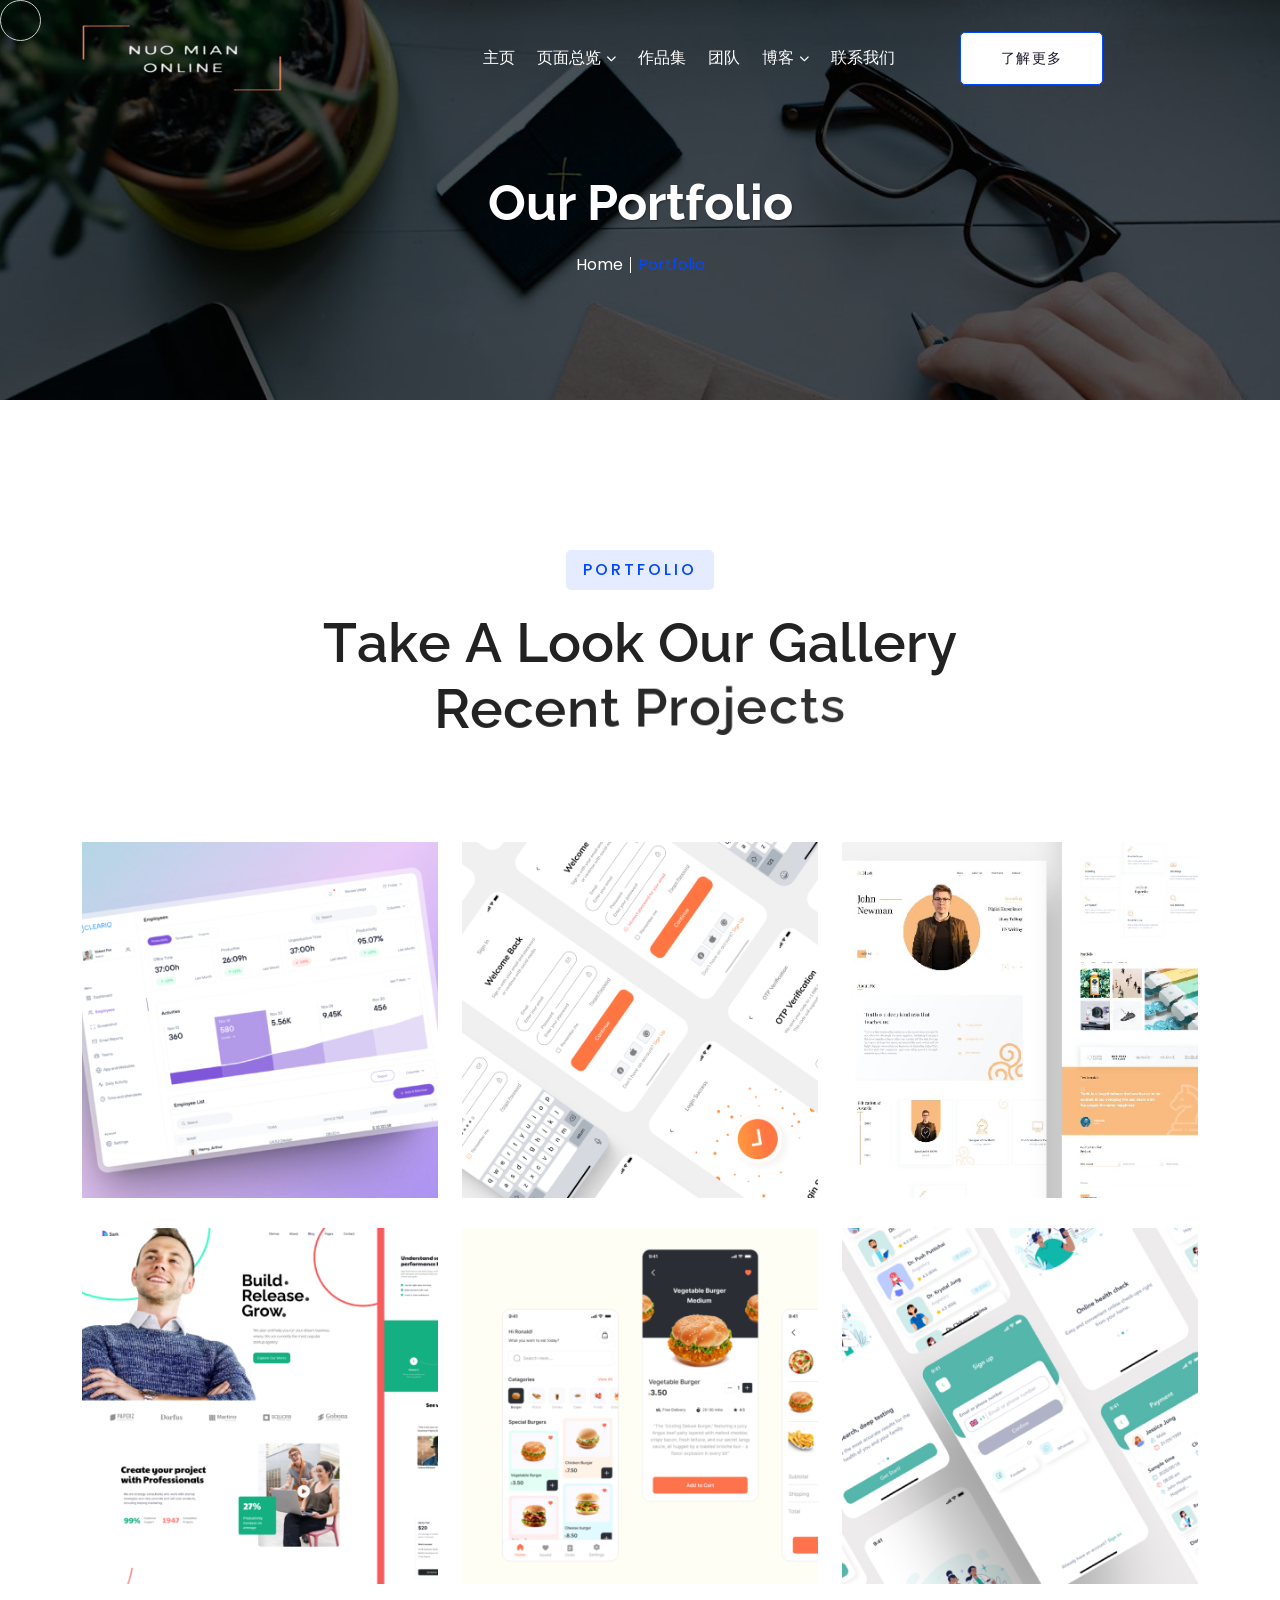
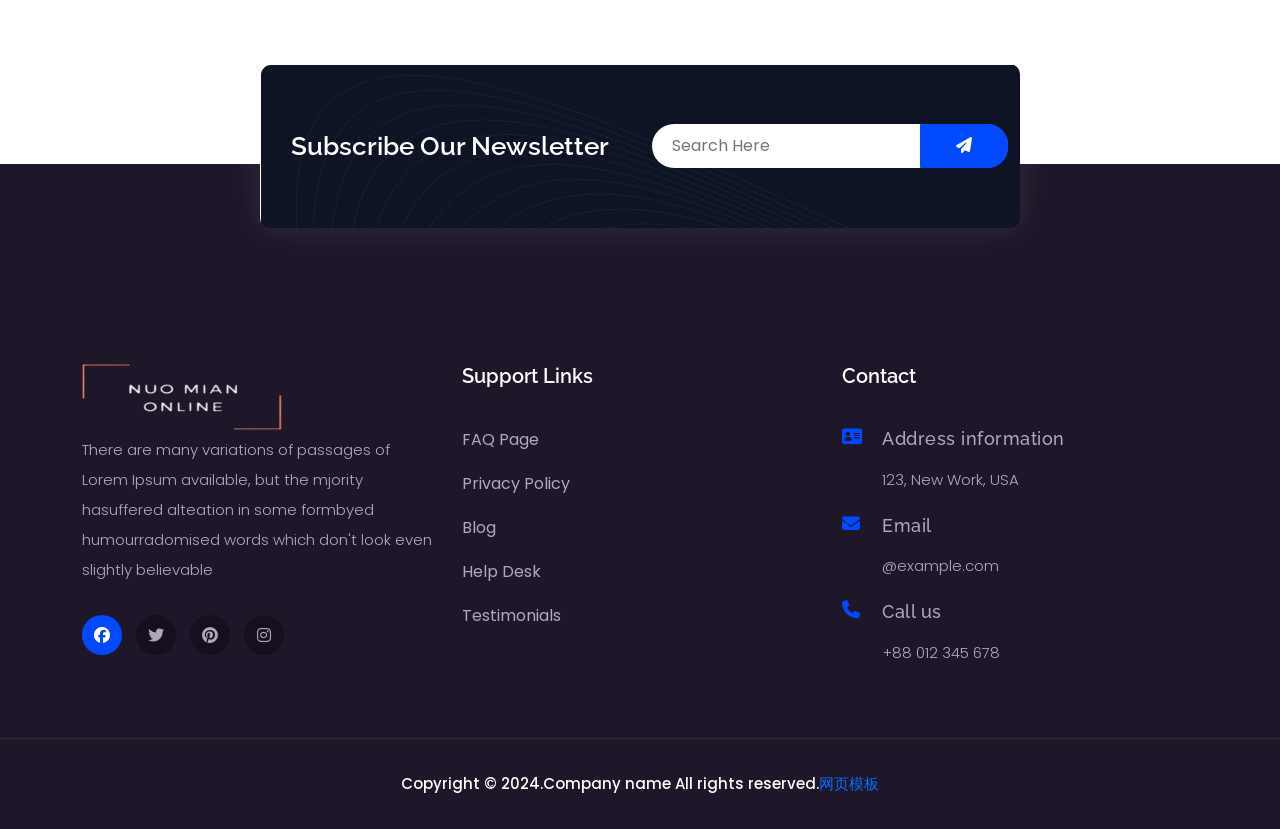
<file: portfolio.html>
<!Doctype html>
<html lang="en">
	<head>
		<!-- Meta -->
		<meta charset="utf-8">
		<meta http-equiv="X-UA-Compatible" content="IE=edge">
		<meta name="viewport" content="width=device-width, initial-scale=1"> 
		<!-- The above 3 meta tags *must* come first in the head; any other head content must come *after* these tags -->
		<!-- SITE TITLE -->
		<title>Techost - IT Solutions & Business Services Template</title>
		<!-- Fav-icon CSS -->
		
		<!-- Bootstrap CSS -->
		<link rel="stylesheet" href="static/css/bootstrap.min.css">
		<!-- Fontawesome CSS-->
		<link href="static/css/fontawesome.css" rel="stylesheet">
		<link href="static/css/brands.css" rel="stylesheet">
		<link href="static/css/solid.css" rel="stylesheet">
		<!-- pe-icon-7 CSS-->
		<link rel="stylesheet" href="static/css/pe-icon-7-stroke.css">
		<!-- icon font CSS-->
		<link rel="stylesheet" href="static/css/icon-font.min.css">
		<!-- Owl-carousel CSS-->
		<link rel="stylesheet" href="static/css/owl.carousel.min.css">
		<!-- Owl-carousel CSS-->
		<link rel="stylesheet" href="static/css/owl.theme.default.min.css">
		<!-- venobox CSS-->
		<link rel="stylesheet" href="static/css/venobox.css">
		<!-- aos CSS-->
		<link rel="stylesheet" href="static/css/aos.css">
		<!-- lightbox CSS-->
		<link rel="stylesheet" href="static/css/lightbox.min.css">
		<!-- meanmenu CSS-->
		<link rel="stylesheet" href="static/css/slicknav.min.css">
		<!-- animate CSS-->
		<link rel="stylesheet" href="static/css/animate.min.css">
		<!-- Custom-animate CSS-->
		<link rel="stylesheet" href="static/css/custom-animate.css">
		<!-- Responsive CSS-->
		<link rel="stylesheet" href="static/css/responsive.css" type="text/css">
		<!-- Style CSS-->
		<link rel="stylesheet" href="static/css/style.css" type="text/css">
	</head>

	<body>
		<!--  Preloader  -->
		<div class="preloader">
			<div class="status-mes">
				<div class="bigSqr">
					<div class="square first"></div>
					<div class="square second"></div>
					<div class="square third"></div>
					<div class="square fourth"></div>
				</div>
				<div class="text_loading text-center">loading</div>
			</div>
		</div>

		<!--Start header section-->
		<header id="header-area">
			<div class="container">
				<div class="row d-flex align-items-center">
					<div class="col-xl-3 col-lg-3 col-3">
						<div class="site-logo">
							<a href=""><img src="static/picture/logo.png" alt="Techost"></a>
						</div>
					</div><!-- End Col -->				
					
					<div class="col-xl-6 col-lg-6 col-9 text-right">
						<nav class="navigation">
							<ul>
								<li>
								<a href="index-banner.html">主页</i></a>
								</li>
								<li>
									<a href="#0">页面总览 <i class="fa fa-chevron-down"></i></a>
									<ul>
										<li><a href="about.html">关于我们</a></li>
										<li><a href="service.html">服务</a></li>
										<li><a href="portfolio.html">作品集</a></li>
										<li><a href="team.html">团队</a></li>
										<li><a href="contact.html">联系我们</a></li>
									</ul>
								</li>
								<li><a href="portfolio.html">作品集</a></li>
								<li><a href="team.html">团队</a></li>
								<li>
									<a href="blog.html">博客 <i class="fa fa-chevron-down"></i></a>
									<ul>
										<li><a href="blog.html">博客总览</a></li>
										<li><a href="blog-details.html">细节</a></li>
									</ul>
								</li>
								<li><a href="contact.html">联系我们</a></li>
							</ul>
						</nav>
						<div id="mobile_menu"></div>
					</div><!-- End Col -->				
					
					<div class="col-xl-2 col-lg-2 col-12 text-end d-none  d-lg-block">
						<a class="btn btn_header" href="#contact"><span class="btn-text">了解更多</span></a>
					</div><!-- End Col -->
				</div>
			</div>
		</header>
		<!--End header section-->




		<div class="ab-page-heading ab-size-md ab-dynamic-bg" style="background-image: url(static/image/page-bg.jpg); background-repeat: no-repeat; background-size: cover; background-position: center center;">
			<div class="container">
				<div class="ab-page-heading-in text-center">
					<h1 class="ab-page-heading-title">Our Portfolio</h1>
					<div class="ab-post-label">
						<span class="bt_1"><a href="index.html">Home</a></span>
						<span>Portfolio</span>
					</div>
				</div>
			</div>
		</div><!-- .ab-page-heading -->
		
			<!--Start portfolio_area section-->
		<section class="portfolio_area pad" id="portfolio">
			<div class="container">
				<div class="row justify-content-center">
					<div class="col-md-8">
						<div class="title text-center title_animated">
							<div class="heading-intro-text">Portfolio</div>
							<h1>Take A Look Our Gallery Recent Projects</h1>
						</div>
					</div>
				</div>
				
				<div class="row">					
					<div class="col-lg-4 col-sm-6">
						<div class="portfolio_fullimage medium_item">
							<img src="static/picture/1.jpg" alt="Portfolio Image">
							<ul class="details_link_icon">
								<li>
									<a href="static/picture/1.jpg" data-lightbox="image-1" data-title="Project"><i class="fa fa-search"></i></a>
								</li>
								<li>
									<a href="#0"><i class="fa fa-link"></i></a>
								</li>
							</ul>
							<div class="item_content">
								<ul class="category_list">
									<li><a href="#!">Management</a></li>
									<li><a href="#!">Analysis</a></li>
								</ul>
								<h3 class="item_title">
									Conveniently Visionary
								</h3>
							</div>
						</div>
					</div>
					
					<div class="col-lg-4 col-sm-6">
						<div class="portfolio_fullimage medium_item">
							<img src="static/picture/2.jpg" alt="Portfolio Image">
							<ul class="details_link_icon">
								<li>
									<a href="static/picture/2.jpg" data-lightbox="image-1" data-title="Project"><i class="fa fa-search"></i></a>
								</li>
								<li>
									<a href="#0"><i class="fa fa-link"></i></a>
								</li>
							</ul>
							<div class="item_content">
								<ul class="category_list">
									<li><a href="#!">Management</a></li>
									<li><a href="#!">Analysis</a></li>
								</ul>
								<h3 class="item_title">
									Conveniently Visionary
								</h3>
							</div>
						</div>
					</div>
					
					<div class="col-lg-4 col-sm-6">
						<div class="portfolio_fullimage medium_item">
							<img src="static/picture/3.jpg" alt="Portfolio Image">
							<ul class="details_link_icon">
								<li>
									<a href="static/picture/3.jpg" data-lightbox="image-1" data-title="Project"><i class="fa fa-search"></i></a>
								</li>
								<li>
									<a href="#0"><i class="fa fa-link"></i></a>
								</li>
							</ul>
							<div class="item_content">
								<ul class="category_list">
									<li><a href="#!">Management</a></li>
									<li><a href="#!">Analysis</a></li>
								</ul>
								<h3 class="item_title">
									Conveniently Visionary
								</h3>
							</div>
						</div>
					</div>
					
					<div class="col-lg-4 col-sm-6">
						<div class="portfolio_fullimage medium_item">
							<img src="static/picture/4.jpg" alt="Portfolio Image">
							<ul class="details_link_icon">
								<li>
									<a href="static/picture/4.jpg" data-lightbox="image-1" data-title="Project"><i class="fa fa-search"></i></a>
								</li>
								<li>
									<a href="#0"><i class="fa fa-link"></i></a>
								</li>
							</ul>
							<div class="item_content">
								<ul class="category_list">
									<li><a href="#!">Management</a></li>
									<li><a href="#!">Analysis</a></li>
								</ul>
								<h3 class="item_title">
									Conveniently Visionary
								</h3>
							</div>
						</div>
					</div>
					
					<div class="col-lg-4 col-sm-6">
						<div class="portfolio_fullimage medium_item">
							<img src="static/picture/5.jpg" alt="Portfolio Image">
							<ul class="details_link_icon">
								<li>
									<a href="static/picture/5.jpg" data-lightbox="image-1" data-title="Project"><i class="fa fa-search"></i></a>
								</li>
								<li>
									<a href="#0"><i class="fa fa-link"></i></a>
								</li>
							</ul>
							<div class="item_content">
								<ul class="category_list">
									<li><a href="#!">Management</a></li>
									<li><a href="#!">Analysis</a></li>
								</ul>
								<h3 class="item_title">
									Conveniently Visionary
								</h3>
							</div>
						</div>
					</div>
					
					<div class="col-lg-4 col-sm-6">
						<div class="portfolio_fullimage medium_item">
							<img src="static/picture/6.jpg" alt="Portfolio Image">
							<ul class="details_link_icon">
								<li>
									<a href="static/picture/6.jpg" data-lightbox="image-1" data-title="Project"><i class="fa fa-search"></i></a>
								</li>
								<li>
									<a href="#0"><i class="fa fa-link"></i></a>
								</li>
							</ul>
							<div class="item_content">
								<ul class="category_list">
									<li><a href="#!">Management</a></li>
									<li><a href="#!">Analysis</a></li>
								</ul>
								<h3 class="item_title">
									Conveniently Visionary
								</h3>
							</div>
						</div>
					</div>
				</div>
			</div>
		</section>
		<!--End portfolio_area section-->

		<!--Start footer section-->
		<section id="footer" class="theme_bg section_padding">
			<div class="container">
				<div class="row">
					<div class="col-lg-4 col-sm-4">
						<div class="single_footer">
							<img src="static/picture/logo.png" alt="">
							<p>There are many variations of passages of Lorem Ipsum available, but the mjority hasuffered alteation in some formbyed humourradomised words which don't 
							look even slightly believable</p>
							<div class="sing_about_social">
								<a href="#"><i class="active fa-brands fa-facebook"></i></a>
								<a href="#"><i class="fa-brands fa-twitter"></i></a>
								<a href="#"><i class="fa-brands fa-pinterest"></i></a>
								<a href="#"><i class="fa-brands fa-instagram"></i></a>
							</div>
						</div> <!-- END SINGLE-FOOTER -->
					</div> <!-- END COL -->
					
					<div class="col-lg-4 col-sm-4">
						<div class="single_footer">
							<h4>Support Links</h4>
							<ul class="sing_links_tags">
								<li><a href="#">FAQ Page</a></li>
								<li><a href="#">Privacy Policy</a></li>
								<li><a href="#">Blog</a></li>
								<li><a href="#">Help Desk</a></li>
								<li><a href="#">Testimonials</a></li>
							</ul>
						</div> <!-- END SINGLE-FOOTER -->
					</div> <!-- END COL -->
					
					<div class="col-lg-4 col-sm-4">
						<div class="single_footer">
							<h4>Contact</h4>
							<div class="footer_right_info">
								<div class="footer_icon">
									<i class="fa-regular fa-address-card"></i>
								</div>
								<div class="footer_info">
									<h3>Address information</h3>
									<p>123, New Work, USA</p>
								</div>
							</div>

							<div class="footer_right_info">
								<div class="footer_icon">
									<i class="fa-regular fa-envelope"></i>
								</div>
								<div class="footer_info">
									<h3>Email</h3>
									<p>@example.com</p>
								</div>
							</div>

							<div class="footer_right_info">
								<div class="footer_icon">
									<i class="fa-solid fa-phone"></i>
								</div>
								<div class="footer_info">
									<h3>Call us</h3>
									<p>+88 012 345 678</p>
								</div>
							</div>
						</div> <!-- END SINGLE-FOOTER -->
					</div> <!-- END COL -->
				</div> <!-- END ROW -->
				
				<!-- Start newsletter Section -->
				<div class="subscribe-section">
					<div class="container">
						<div class="row">
							<div class="col-md-8 offset-md-2 justify-content-center">
								<div class="row subscribe-bg">
									<div class="col-lg-6 col-sm-12">
										<div class="subscribe-mail-box">
											<div class="subscribe-title">
												<h4>Subscribe Our Newsletter</h4>
											</div>
										</div>
									</div>
									<div class="col-lg-6 col-sm-12">
										<!-- widget search -->
										<div class="widget_search">
											<form action="#" method="get">
												<input type="text" name="s" value="" placeholder="Search Here" title="Search for:">
												<span class="subs-btn"><a href="#0"> <i class="fa-solid fa-paper-plane"></i></a></span>
											</form>
										</div>
									</div>
								</div>
							</div>
						</div>
					</div>
				</div>
				<!-- End newsletter -->
			</div> <!-- END CONTAINER -->
			
			<div class="copyright_area">
				<div class="container">
					<div class="copyright text-center">
						<div class="copy_text">
							<p>Copyright &copy; 2024.Company name All rights reserved.<a target="_blank" href="https://www.html5code.net/">&#x7F51;&#x9875;&#x6A21;&#x677F;</a></p>
						</div>
					</div>
				</div> <!-- END CONTAINER -->
			</div>
		</section>
		<!--End footer section-->

		<!-- Start progress-wrap -->
		<div class="progress-wrap">
			<svg class="progress-circle svg-content" width="100%" height="100%" viewbox="-1 -1 102 102">
				<path d="M50,1 a49,49 0 0,1 0,98 a49,49 0 0,1 0,-98"></path>
			</svg>
		</div>
		<!-- End progress-wrap -->
		
		
		<!-- jQuery first, then Popper js, then Bootstrap JS -->
		<script src="static/js/jquery.min.js"></script>
		<script src="static/js/bootstrap.min.js"></script>
		<script src="static/js/popper.min.js"></script>
		<!--Owl-carousel JS-->
		<script src="static/js/owl.carousel.min.js"></script>
		<!--Nice-select JS-->
		<script src="static/js/jquery.nice-select.min.js"></script>
		<!--lightbox JS-->
		<script src="static/js/lightbox.min.js"></script>
		<!--lightbox JS-->
		<script src="static/js/jquery.magnific-popup.min.js"></script>
		<!--venobox JS-->
		<script src="static/js/venobox.min.js"></script>
		<!--counterup JS-->
		<script src="static/js/counterup.min.js"></script>
		<!--waypoints JS-->
		<script src="static/js/jquery.waypoints.min.js"></script>
		<!--nav JS-->
		<script src="static/js/SmoothScroll.js"></script>
		<!--nav JS-->
		<script src="static/js/jquery.nav.js"></script>
		<!--wow JS-->
		<script src="static/js/aos.js"></script>
		<!--counterup JS-->
		<script src="static/js/jquery.mixitup.js"></script>
		<!--gsap JS-->
		<script src="static/js/gsap.min.js"></script>
		<!--ScrollTrigger JS-->
		<script src="static/js/ScrollTrigger.min.js"></script>
		<!--SplitText JS-->
		<script src="static/js/SplitText.min.js"></script>
		<!--slicknav JS-->
		<script src="static/js/jquery.slicknav.js"></script>
		<!--cursor JS-->
		<script src="static/js/magic-mouse.js"></script>
		<!--ajaxchimp min JS-->
		<script src="static/js/ajaxchimp.min.js"></script>
		<script type="text/javascript">
				$(function() {
					options = {
					  "outerStyle": "circle-basic",
					  "hoverEffect": "circle-move",
					  "hoverItemMove": false,
					  "defaultCursor": true,
					  "outerWidth": 41,
					  "outerHeight": 41
					}
					magicMouse(options);

				});
		</script>
		<!--Custom JS-->
		<script src="static/js/custom.js"></script>
	</body>

</html>
</file>
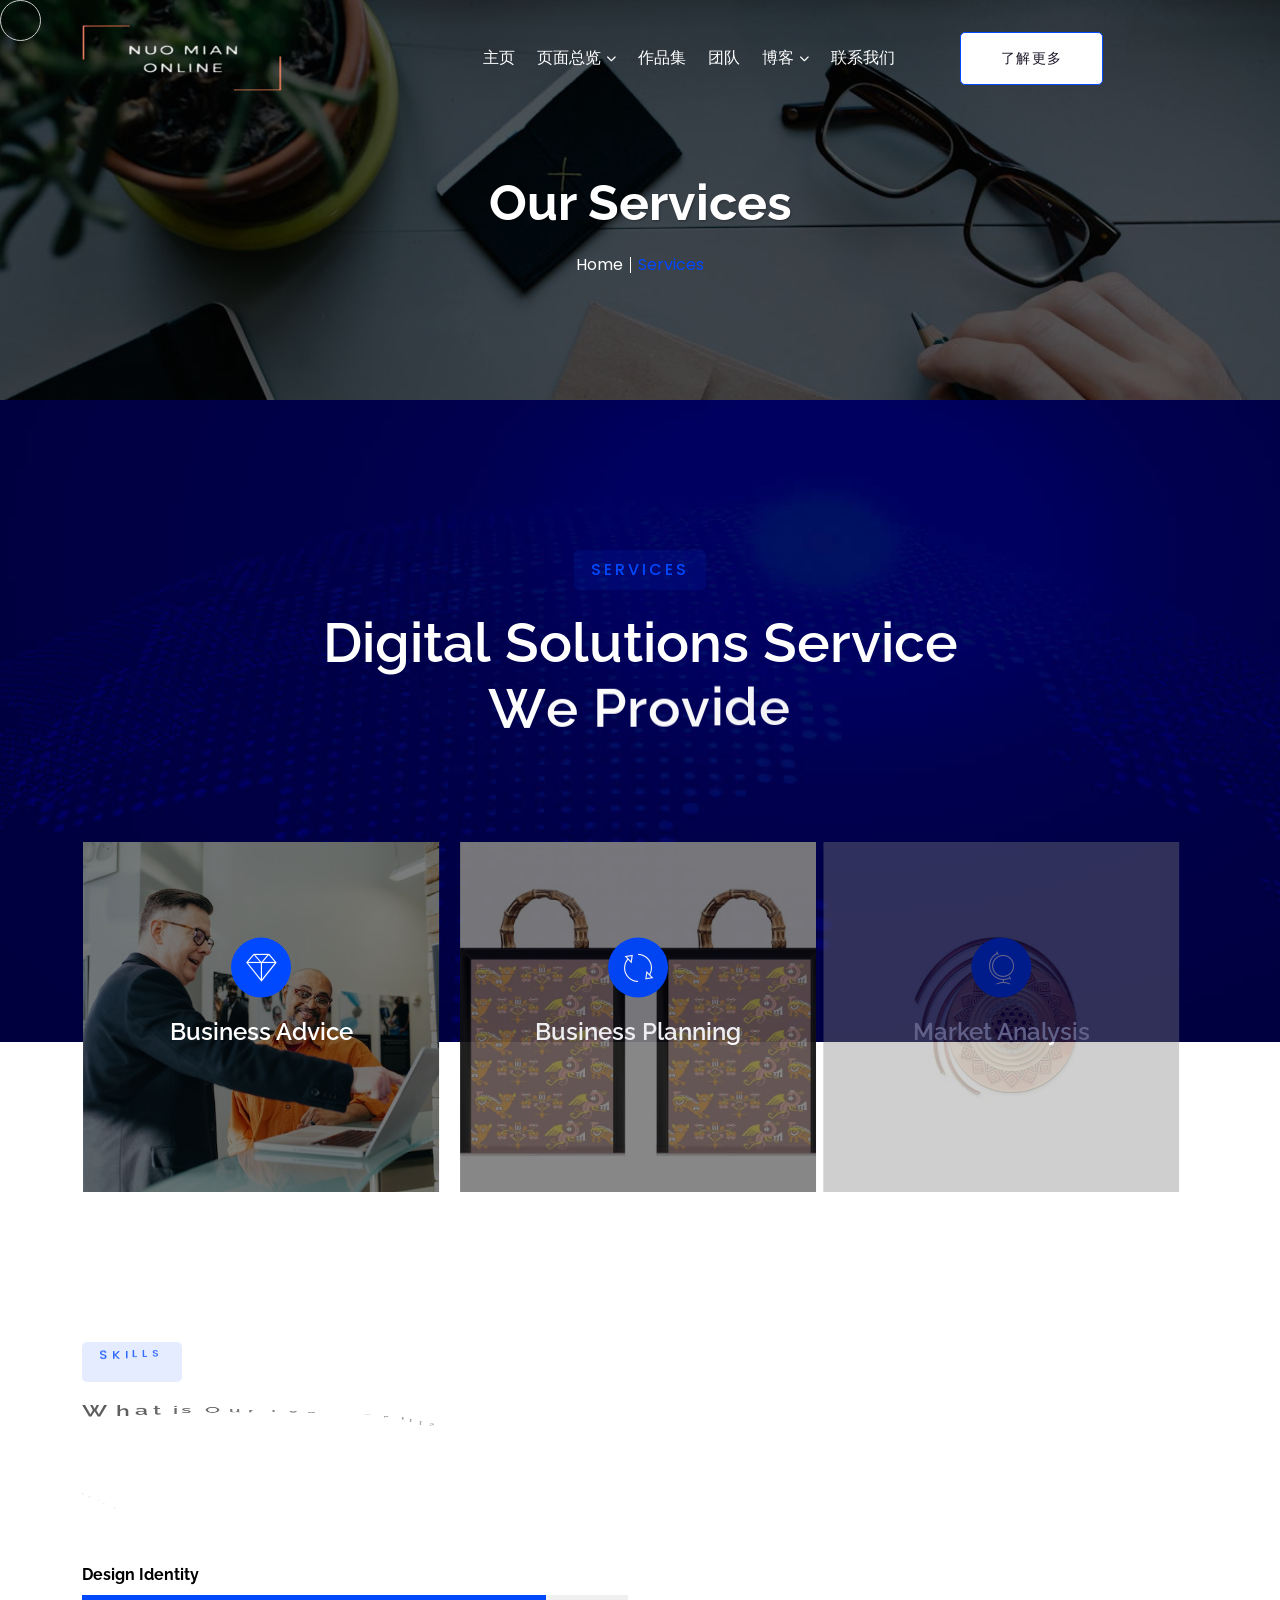
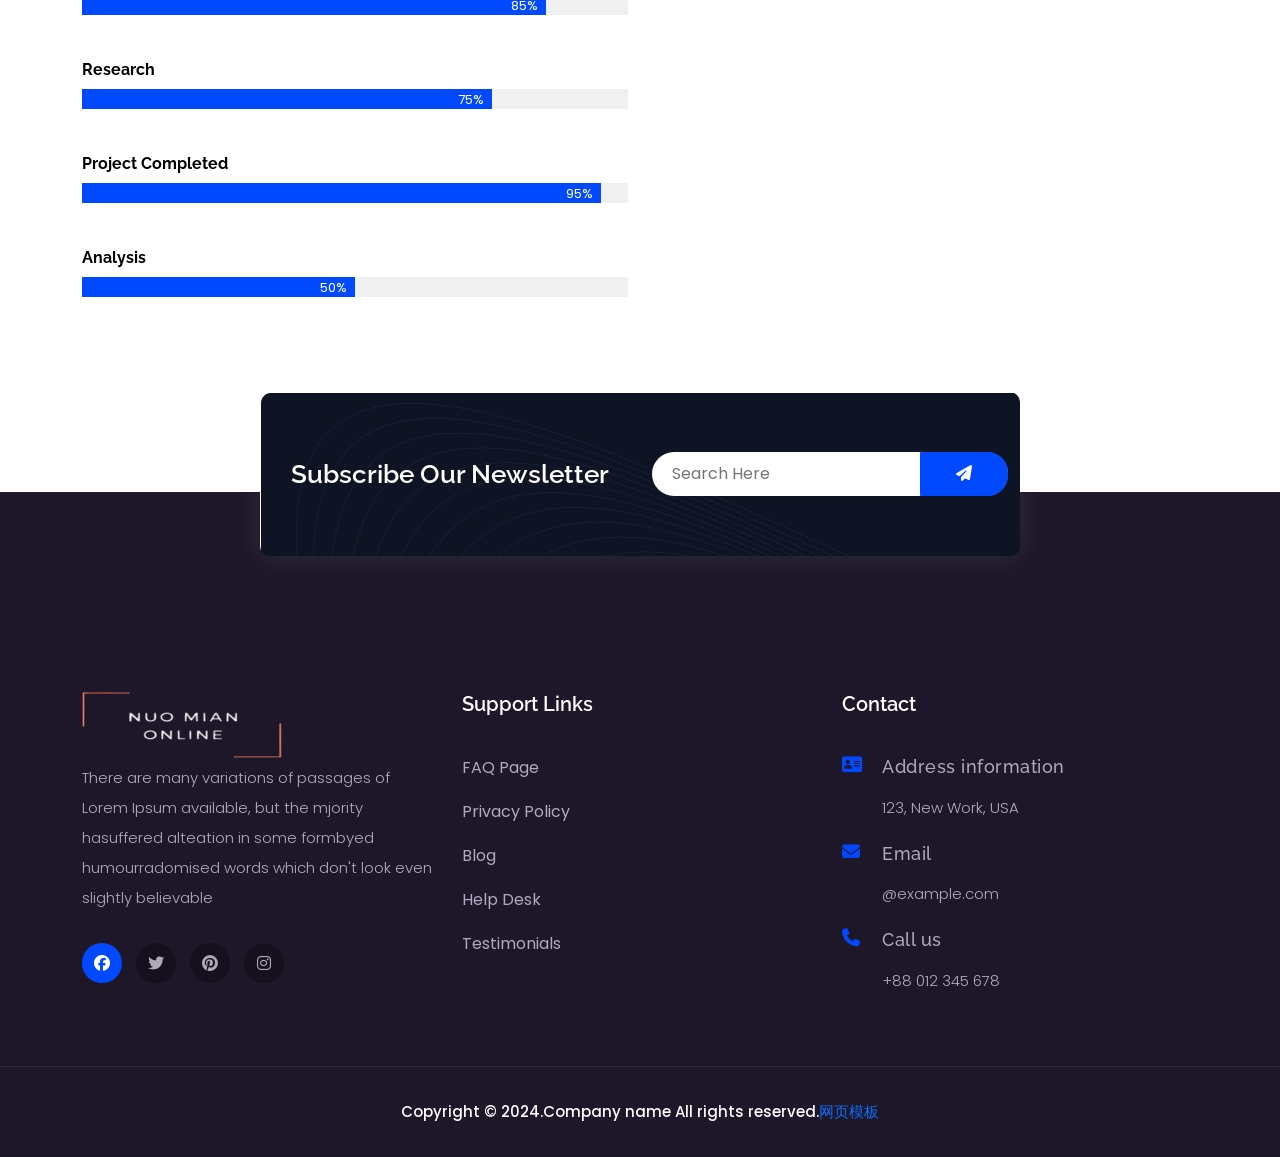
<file: service.html>
<!Doctype html>
<html lang="en">
	<head>
		<!-- Meta -->
		<meta charset="utf-8">
		<meta http-equiv="X-UA-Compatible" content="IE=edge">
		<meta name="viewport" content="width=device-width, initial-scale=1"> 
		<!-- The above 3 meta tags *must* come first in the head; any other head content must come *after* these tags -->
		<!-- SITE TITLE -->
		<title>Techost - IT Solutions & Business Services Template</title>
		<!-- Fav-icon CSS -->
		
		<!-- Bootstrap CSS -->
		<link rel="stylesheet" href="static/css/bootstrap.min.css">
		<!-- Fontawesome CSS-->
		<link href="static/css/fontawesome.css" rel="stylesheet">
		<link href="static/css/brands.css" rel="stylesheet">
		<link href="static/css/solid.css" rel="stylesheet">
		<!-- pe-icon-7 CSS-->
		<link rel="stylesheet" href="static/css/pe-icon-7-stroke.css">
		<!-- icon font CSS-->
		<link rel="stylesheet" href="static/css/icon-font.min.css">
		<!-- Owl-carousel CSS-->
		<link rel="stylesheet" href="static/css/owl.carousel.min.css">
		<!-- Owl-carousel CSS-->
		<link rel="stylesheet" href="static/css/owl.theme.default.min.css">
		<!-- venobox CSS-->
		<link rel="stylesheet" href="static/css/venobox.css">
		<!-- aos CSS-->
		<link rel="stylesheet" href="static/css/aos.css">
		<!-- lightbox CSS-->
		<link rel="stylesheet" href="static/css/lightbox.min.css">
		<!-- meanmenu CSS-->
		<link rel="stylesheet" href="static/css/slicknav.min.css">
		<!-- animate CSS-->
		<link rel="stylesheet" href="static/css/animate.min.css">
		<!-- Custom-animate CSS-->
		<link rel="stylesheet" href="static/css/custom-animate.css">
		<!-- Responsive CSS-->
		<link rel="stylesheet" href="static/css/responsive.css" type="text/css">
		<!-- Style CSS-->
		<link rel="stylesheet" href="static/css/style.css" type="text/css">
	</head>

	<body>
		<!--  Preloader  -->
		<div class="preloader">
			<div class="status-mes">
				<div class="bigSqr">
					<div class="square first"></div>
					<div class="square second"></div>
					<div class="square third"></div>
					<div class="square fourth"></div>
				</div>
				<div class="text_loading text-center">loading</div>
			</div>
		</div>

		<!--Start header section-->
		<header id="header-area">
			<div class="container">
				<div class="row d-flex align-items-center">
					<div class="col-xl-3 col-lg-3 col-3">
						<div class="site-logo">
							<a href=""><img src="static/picture/logo.png" alt="Techost"></a>
						</div>
					</div><!-- End Col -->				
					
					<div class="col-xl-6 col-lg-6 col-9 text-right">
						<nav class="navigation">
							<ul>
								<li>
								<a href="index-banner.html">主页</i></a>
								</li>
								<li>
									<a href="#0">页面总览 <i class="fa fa-chevron-down"></i></a>
									<ul>
										<li><a href="about.html">关于我们</a></li>
										<li><a href="service.html">服务</a></li>
										<li><a href="portfolio.html">作品集</a></li>
										<li><a href="team.html">团队</a></li>
										<li><a href="contact.html">联系我们</a></li>
									</ul>
								</li>
								<li><a href="portfolio.html">作品集</a></li>
								<li><a href="team.html">团队</a></li>
								<li>
									<a href="blog.html">博客 <i class="fa fa-chevron-down"></i></a>
									<ul>
										<li><a href="blog.html">博客总览</a></li>
										<li><a href="blog-details.html">细节</a></li>
									</ul>
								</li>
								<li><a href="contact.html">联系我们</a></li>
							</ul>
						</nav>
						<div id="mobile_menu"></div>
					</div><!-- End Col -->				
					
					<div class="col-xl-2 col-lg-2 col-12 text-end d-none  d-lg-block">
						<a class="btn btn_header" href="#contact"><span class="btn-text">了解更多</span></a>
					</div><!-- End Col -->
				</div>
			</div>
		</header>
		<!--End header section-->




		<div class="ab-page-heading ab-size-md ab-dynamic-bg" style="background-image: url(static/image/page-bg.jpg); background-repeat: no-repeat; background-size: cover; background-position: center center;">
			<div class="container">
				<div class="ab-page-heading-in text-center">
					<h1 class="ab-page-heading-title">Our Services</h1>
					<div class="ab-post-label">
						<span class="bt_1"><a href="index.html">Home</a></span>
						<span>Services</span>
					</div>
				</div>
			</div>
		</div><!-- .ab-page-heading -->


		<!--Start service_area section-->
		<div class="service_bg_area">
			<div class="container">
				<div class="row justify-content-center">
					<div class="col-md-8">
						<div class="title wht_title text-center title_animated">
							<div class="heading-intro-text">Services</div>
							<h1>Digital Solutions Service We Provide</h1>
						</div>
					</div>
				</div>
			</div>
		</div>
		
		<section class="service_area pad pb_0" id="service">
			<div class="container">
				<div class="row services_slide justify-content-center">
					<div class="col-lg-4 col-sm-6">
						<div class="single_service bd-one-by-one" style="background-image: url(static/image/1.jpg);  background-size:cover; background-position: center center;">
							<div class="single_service_text">
								<i class="service_icon pe-7s-diamond"></i>
								<h3>Business Advice</h3>
								<a class="service_btn" href="#0"><img src="static/picture/arrow-down.svg" alt=""></a>
							</div>
						</div>
					</div>
					<div class="col-lg-4 col-sm-6">
						<div class="single_service bd-one-by-one" style="background-image: url(static/image/2.jpg);  background-size:cover; background-position: center center;">
							<div class="single_service_text">
								<i class="service_icon pe-7s-refresh-2"></i>
								<h3>Business Planning</h3>
								<a class="service_btn" href="#0"><img src="static/picture/arrow-down.svg" alt=""></a>
							</div>
						</div>
					</div>
					<div class="col-lg-4 col-sm-6">
						<div class="single_service bd-one-by-one" style="background-image: url(static/image/3.jpg);  background-size:cover; background-position: center center;">
							<div class="single_service_text">
								<i class="service_icon pe-7s-world"></i>
								<h3>Market Analysis</h3>
								<a class="service_btn" href="#0"><img src="static/picture/arrow-down.svg" alt=""></a>
							</div>
						</div>
					</div>
				</div>
			</div>
		</section>
		<!--End service_area section-->
		
		<!-- skills area start -->
		<section class="skills-area pad" id="skills">
			<div class="container">
				<div class="row">
					<div class="col-lg-6 col-12 skill_area wow zoomIn">
						<div class="title skill_title title_animated">
							<div class="heading-intro-text">Skills</div>
							<h2>What is Our Team Skills</h2>
							<p>Lorem ipsum dolor sit amet, consectetur adipiscing elit, sed do eiusmod tempor incididunt ut labore et dolore magna aliqua.</p>
						</div>
						
						<h3 class="progress-title">Design Identity</h3>
						<div class="progress">
							<div class="progress-bar progress-bar-danger" style="width: 85%;">
								<div class="progress-value">85%</div>
							</div>
						</div>
						
						<h3 class="progress-title">Research</h3>
						<div class="progress">
							<div class="progress-bar progress-bar-danger" style="width: 75%;">
								<div class="progress-value">75%</div>
							</div>
						</div>
						
						<h3 class="progress-title">Project Completed</h3>
						<div class="progress">
							<div class="progress-bar progress-bar-danger" style="width: 95%;">
								<div class="progress-value">95%</div>
							</div>
						</div>
						
						<h3 class="progress-title">Analysis</h3>
						<div class="progress">
							<div class="progress-bar progress-bar-danger" style="width: 50%;">
								<div class="progress-value">50%</div>
							</div>
						</div>
					</div>
					
					<div class="col-lg-6 col-12 wow zoomIn">
						<div class="faq">
							<div class="row">
								<div class="col-12">
									<div class="accordion" id="leading_accordion1" data-aos="fade-up">
										<div class="accordion-item">
											<h5 class="accordion-header" id="headingOne">
												<button class="accordion-button btn-link" type="button" data-bs-toggle="collapse" data-bs-target="#collapseOne" aria-expanded="true" aria-controls="collapseOne">
													What is Design Research?
												</button>
											</h5>
											<div id="collapseOne" class="accordion-collapse collapse show" aria-labelledby="headingOne" data-bs-parent="#leading_accordion1">
												<div class="accordion-body">
													<p class="text-size-18 text-left mb-0">Lorem ipsum dolor sit amet, consectetur adipiscing elit, sed do eiusmod tempor incididunt ut labore et dolore magna aliqua. 
														Quis ipsum suspendisse ultrices gravida.</p>
												</div>
											</div>
										</div>
										<div class="accordion-item">
											<h5 class="accordion-header" id="headingTwo">
												<button class="accordion-button collapsed btn-link" type="button" data-bs-toggle="collapse" data-bs-target="#collapseTwo" aria-expanded="true" aria-controls="collapseTwo">
													What's Our Future Plan?
												</button>
											</h5>
											<div id="collapseTwo" class="accordion-collapse collapse" aria-labelledby="headingTwo" data-bs-parent="#leading_accordion1">
												<div class="accordion-body">
													<p class="text-size-18 text-left mb-0">Lorem ipsum dolor sit amet, consectetur adipiscing elit, sed do eiusmod tempor incididunt ut labore et dolore magna aliqua. 
														Quis ipsum suspendisse ultrices gravida.</p>
												</div>
											</div>
										</div>
										<div class="accordion-item">
											<h5 class="accordion-header" id="headingThree">
												<button class="accordion-button collapsed btn-link" type="button" data-bs-toggle="collapse" data-bs-target="#collapseThree" aria-expanded="true" aria-controls="collapseThree">
													How much does digital marketing cost?                              
												</button>
											 </h5>
											<div id="collapseThree" class="accordion-collapse collapse" aria-labelledby="headingThree" data-bs-parent="#leading_accordion1">
												<div class="accordion-body">
													<p class="text-size-18 text-left mb-0">Lorem ipsum dolor sit amet, consectetur adipiscing elit, sed do eiusmod tempor incididunt ut labore et dolore magna aliqua. 
														Quis ipsum suspendisse ultrices gravida.</p>
												</div>
											</div>
										</div>
										<div class="accordion-item">
											<h5 class="accordion-header" id="headingFour">
												<button class="accordion-button collapsed btn-link" type="button" data-bs-toggle="collapse" data-bs-target="#collapseFour" aria-expanded="true" aria-controls="collapseFour">
													How do I get my website to the top?                               
												</button>
											  </h5>
											<div id="collapseFour" class="accordion-collapse collapse" aria-labelledby="headingFour" data-bs-parent="#leading_accordion1">
												<div class="accordion-body">
													<p class="text-size-18 text-left mb-0">Lorem ipsum dolor sit amet, consectetur adipiscing elit, sed do eiusmod tempor incididunt ut labore et dolore magna aliqua. 
														Quis ipsum suspendisse ultrices gravida.</p>
												</div>
											</div>
										</div>
									</div>
								</div>
							</div>
						</div>
					</div>
				</div>
			</div>
		</section>
		<!-- skills area end -->

		<!--Start footer section-->
		<section id="footer" class="theme_bg section_padding">
			<div class="container">
				<div class="row">
					<div class="col-lg-4 col-sm-4">
						<div class="single_footer">
							<img src="static/picture/logo.png" alt="">
							<p>There are many variations of passages of Lorem Ipsum available, but the mjority hasuffered alteation in some formbyed humourradomised words which don't 
							look even slightly believable</p>
							<div class="sing_about_social">
								<a href="#"><i class="active fa-brands fa-facebook"></i></a>
								<a href="#"><i class="fa-brands fa-twitter"></i></a>
								<a href="#"><i class="fa-brands fa-pinterest"></i></a>
								<a href="#"><i class="fa-brands fa-instagram"></i></a>
							</div>
						</div> <!-- END SINGLE-FOOTER -->
					</div> <!-- END COL -->
					
					<div class="col-lg-4 col-sm-4">
						<div class="single_footer">
							<h4>Support Links</h4>
							<ul class="sing_links_tags">
								<li><a href="#">FAQ Page</a></li>
								<li><a href="#">Privacy Policy</a></li>
								<li><a href="#">Blog</a></li>
								<li><a href="#">Help Desk</a></li>
								<li><a href="#">Testimonials</a></li>
							</ul>
						</div> <!-- END SINGLE-FOOTER -->
					</div> <!-- END COL -->
					
					<div class="col-lg-4 col-sm-4">
						<div class="single_footer">
							<h4>Contact</h4>
							<div class="footer_right_info">
								<div class="footer_icon">
									<i class="fa-regular fa-address-card"></i>
								</div>
								<div class="footer_info">
									<h3>Address information</h3>
									<p>123, New Work, USA</p>
								</div>
							</div>

							<div class="footer_right_info">
								<div class="footer_icon">
									<i class="fa-regular fa-envelope"></i>
								</div>
								<div class="footer_info">
									<h3>Email</h3>
									<p>@example.com</p>
								</div>
							</div>

							<div class="footer_right_info">
								<div class="footer_icon">
									<i class="fa-solid fa-phone"></i>
								</div>
								<div class="footer_info">
									<h3>Call us</h3>
									<p>+88 012 345 678</p>
								</div>
							</div>
						</div> <!-- END SINGLE-FOOTER -->
					</div> <!-- END COL -->
				</div> <!-- END ROW -->
				
				<!-- Start newsletter Section -->
				<div class="subscribe-section">
					<div class="container">
						<div class="row">
							<div class="col-md-8 offset-md-2 justify-content-center">
								<div class="row subscribe-bg">
									<div class="col-lg-6 col-sm-12">
										<div class="subscribe-mail-box">
											<div class="subscribe-title">
												<h4>Subscribe Our Newsletter</h4>
											</div>
										</div>
									</div>
									<div class="col-lg-6 col-sm-12">
										<!-- widget search -->
										<div class="widget_search">
											<form action="#" method="get">
												<input type="text" name="s" value="" placeholder="Search Here" title="Search for:">
												<span class="subs-btn"><a href="#0"> <i class="fa-solid fa-paper-plane"></i></a></span>
											</form>
										</div>
									</div>
								</div>
							</div>
						</div>
					</div>
				</div>
				<!-- End newsletter -->
			</div> <!-- END CONTAINER -->
			
			<div class="copyright_area">
				<div class="container">
					<div class="copyright text-center">
						<div class="copy_text">
							<p>Copyright &copy; 2024.Company name All rights reserved.<a target="_blank" href="https://www.html5code.net/">&#x7F51;&#x9875;&#x6A21;&#x677F;</a></p>
						</div>
					</div>
				</div> <!-- END CONTAINER -->
			</div>
		</section>
		<!--End footer section-->

		<!-- Start progress-wrap -->
		<div class="progress-wrap">
			<svg class="progress-circle svg-content" width="100%" height="100%" viewbox="-1 -1 102 102">
				<path d="M50,1 a49,49 0 0,1 0,98 a49,49 0 0,1 0,-98"></path>
			</svg>
		</div>
		<!-- End progress-wrap -->
		
		
		<!-- jQuery first, then Popper js, then Bootstrap JS -->
		<script src="static/js/jquery.min.js"></script>
		<script src="static/js/bootstrap.min.js"></script>
		<script src="static/js/popper.min.js"></script>
		<!--Owl-carousel JS-->
		<script src="static/js/owl.carousel.min.js"></script>
		<!--Nice-select JS-->
		<script src="static/js/jquery.nice-select.min.js"></script>
		<!--lightbox JS-->
		<script src="static/js/lightbox.min.js"></script>
		<!--lightbox JS-->
		<script src="static/js/jquery.magnific-popup.min.js"></script>
		<!--venobox JS-->
		<script src="static/js/venobox.min.js"></script>
		<!--counterup JS-->
		<script src="static/js/counterup.min.js"></script>
		<!--waypoints JS-->
		<script src="static/js/jquery.waypoints.min.js"></script>
		<!--nav JS-->
		<script src="static/js/SmoothScroll.js"></script>
		<!--nav JS-->
		<script src="static/js/jquery.nav.js"></script>
		<!--wow JS-->
		<script src="static/js/aos.js"></script>
		<!--counterup JS-->
		<script src="static/js/jquery.mixitup.js"></script>
		<!--gsap JS-->
		<script src="static/js/gsap.min.js"></script>
		<!--ScrollTrigger JS-->
		<script src="static/js/ScrollTrigger.min.js"></script>
		<!--SplitText JS-->
		<script src="static/js/SplitText.min.js"></script>
		<!--slicknav JS-->
		<script src="static/js/jquery.slicknav.js"></script>
		<!--cursor JS-->
		<script src="static/js/magic-mouse.js"></script>
		<!--ajaxchimp min JS-->
		<script src="static/js/ajaxchimp.min.js"></script>
		<script type="text/javascript">
				$(function() {
					options = {
					  "outerStyle": "circle-basic",
					  "hoverEffect": "circle-move",
					  "hoverItemMove": false,
					  "defaultCursor": true,
					  "outerWidth": 41,
					  "outerHeight": 41
					}
					magicMouse(options);

				});
		</script>
		<!--Custom JS-->
		<script src="static/js/custom.js"></script>
	</body>

</html>
</file>
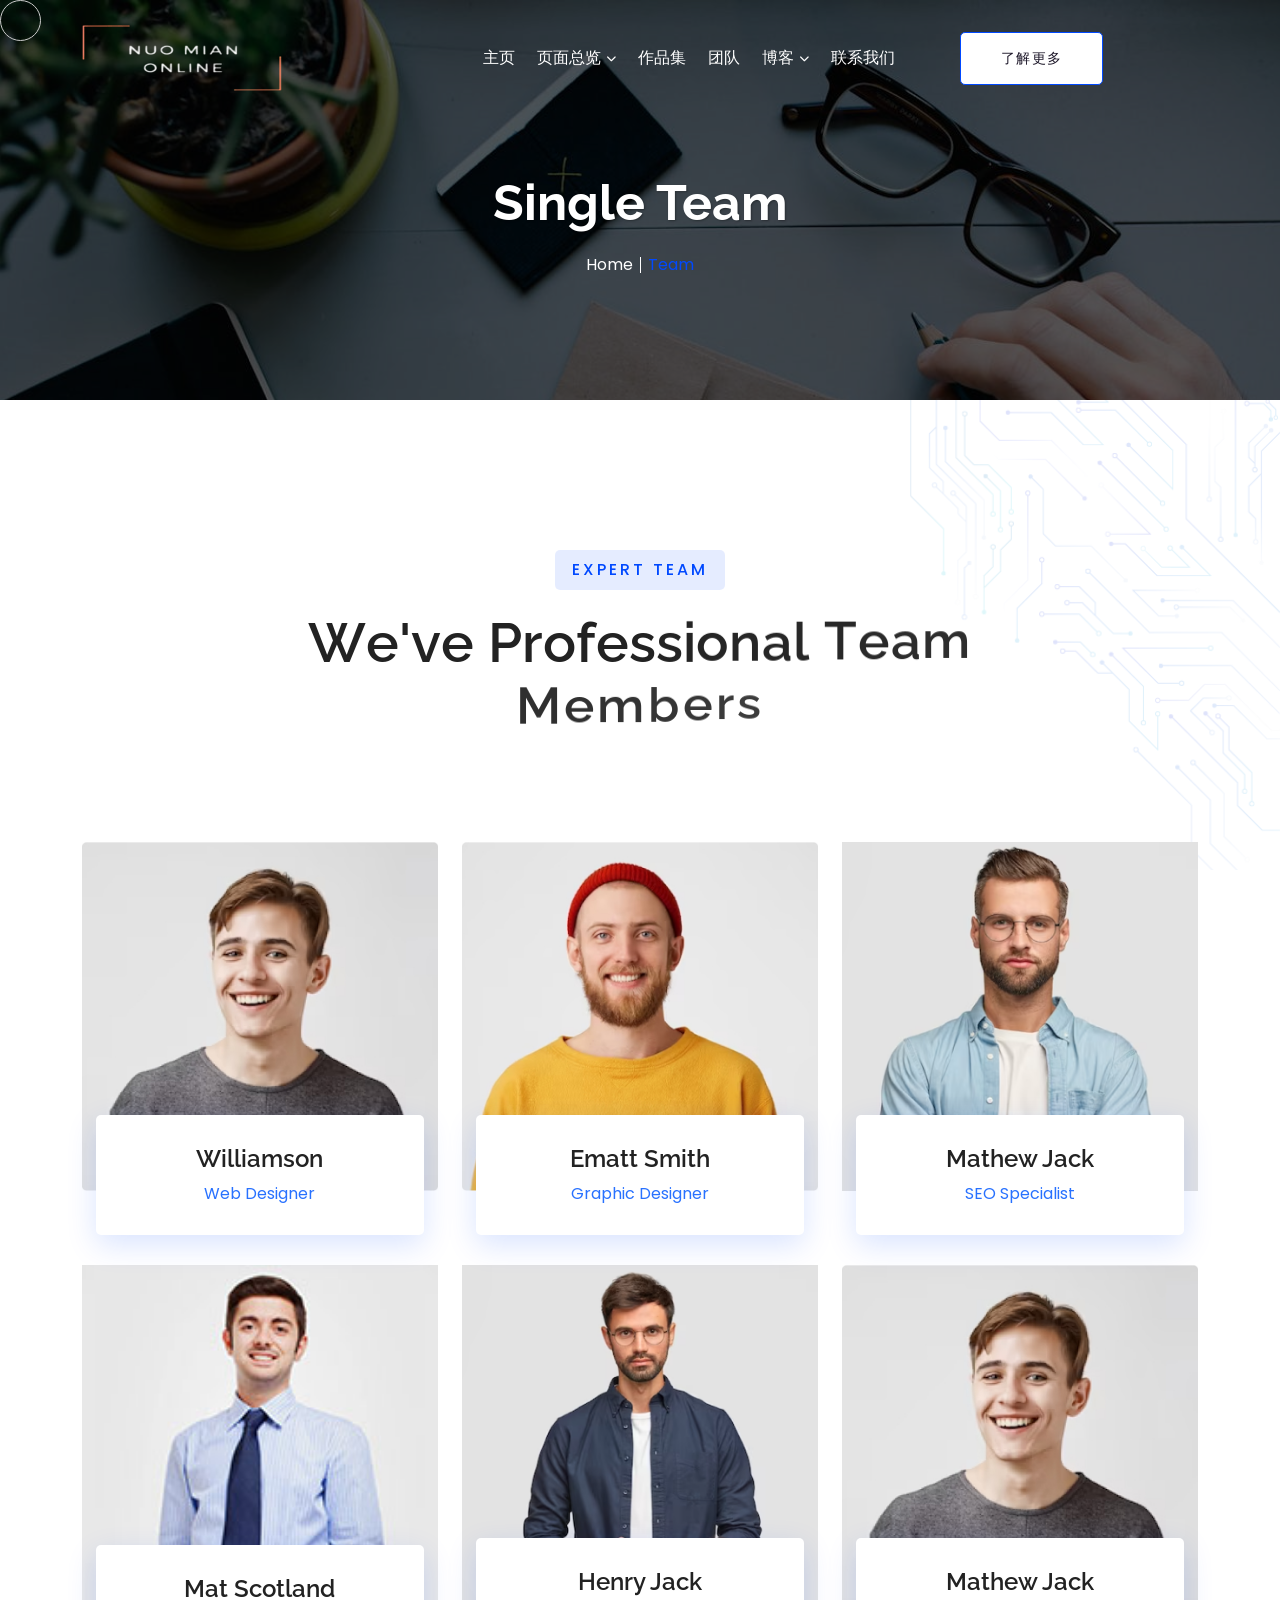
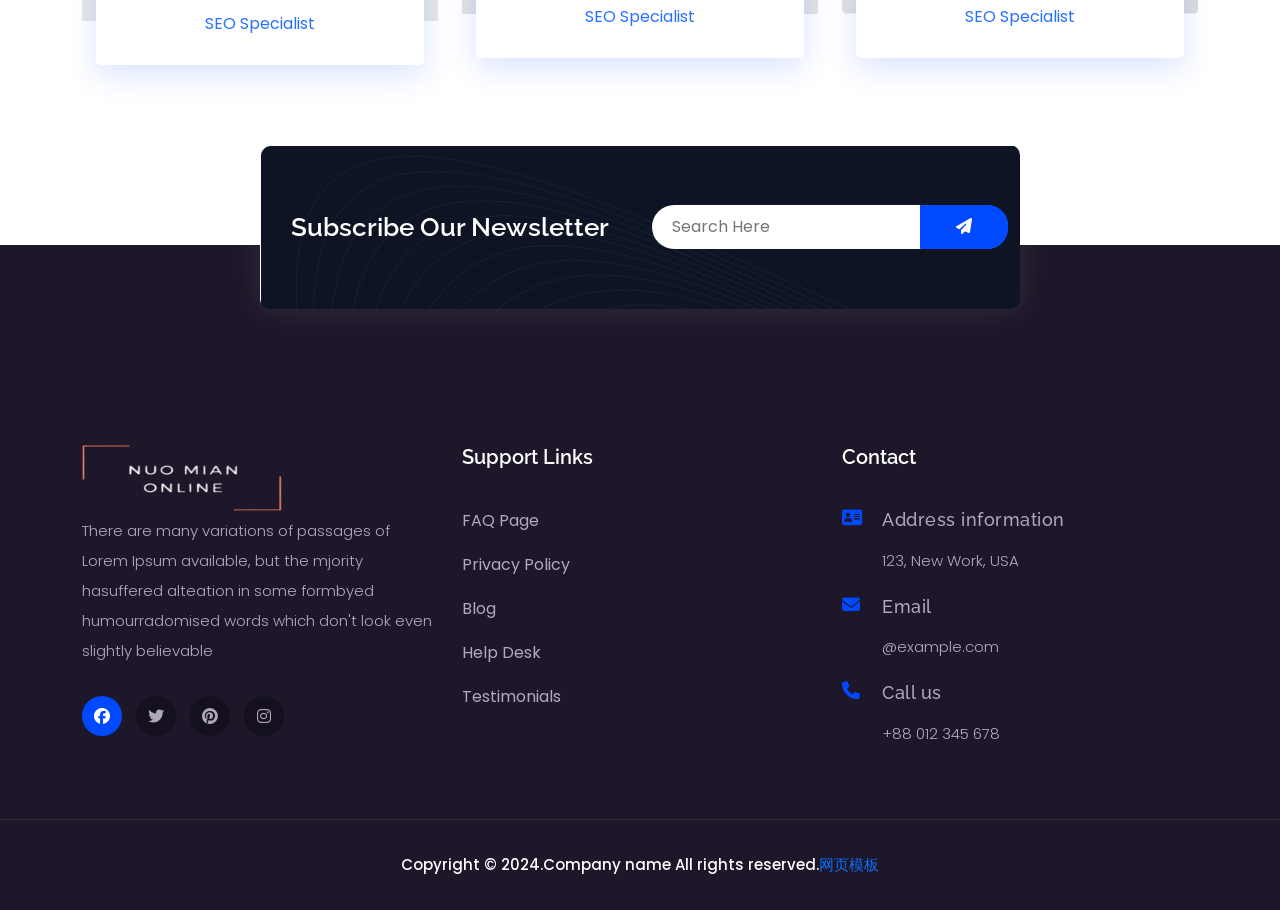
<file: team.html>
<!Doctype html>
<html lang="en">
	<head>
		<!-- Meta -->
		<meta charset="utf-8">
		<meta http-equiv="X-UA-Compatible" content="IE=edge">
		<meta name="viewport" content="width=device-width, initial-scale=1"> 
		<!-- The above 3 meta tags *must* come first in the head; any other head content must come *after* these tags -->
		<!-- SITE TITLE -->
		<title>Techost - IT Solutions & Business Services Template</title>
		<!-- Fav-icon CSS -->
		
		<!-- Bootstrap CSS -->
		<link rel="stylesheet" href="static/css/bootstrap.min.css">
		<!-- Fontawesome CSS-->
		<link href="static/css/fontawesome.css" rel="stylesheet">
		<link href="static/css/brands.css" rel="stylesheet">
		<link href="static/css/solid.css" rel="stylesheet">
		<!-- pe-icon-7 CSS-->
		<link rel="stylesheet" href="static/css/pe-icon-7-stroke.css">
		<!-- icon font CSS-->
		<link rel="stylesheet" href="static/css/icon-font.min.css">
		<!-- Owl-carousel CSS-->
		<link rel="stylesheet" href="static/css/owl.carousel.min.css">
		<!-- Owl-carousel CSS-->
		<link rel="stylesheet" href="static/css/owl.theme.default.min.css">
		<!-- venobox CSS-->
		<link rel="stylesheet" href="static/css/venobox.css">
		<!-- aos CSS-->
		<link rel="stylesheet" href="static/css/aos.css">
		<!-- lightbox CSS-->
		<link rel="stylesheet" href="static/css/lightbox.min.css">
		<!-- meanmenu CSS-->
		<link rel="stylesheet" href="static/css/slicknav.min.css">
		<!-- animate CSS-->
		<link rel="stylesheet" href="static/css/animate.min.css">
		<!-- Custom-animate CSS-->
		<link rel="stylesheet" href="static/css/custom-animate.css">
		<!-- Responsive CSS-->
		<link rel="stylesheet" href="static/css/responsive.css" type="text/css">
		<!-- Style CSS-->
		<link rel="stylesheet" href="static/css/style.css" type="text/css">
	</head>

	<body>
		<!--  Preloader  -->
		<div class="preloader">
			<div class="status-mes">
				<div class="bigSqr">
					<div class="square first"></div>
					<div class="square second"></div>
					<div class="square third"></div>
					<div class="square fourth"></div>
				</div>
				<div class="text_loading text-center">loading</div>
			</div>
		</div>

		<!--Start header section-->
		<header id="header-area">
			<div class="container">
				<div class="row d-flex align-items-center">
					<div class="col-xl-3 col-lg-3 col-3">
						<div class="site-logo">
							<a href=""><img src="static/picture/logo.png" alt="Techost"></a>
						</div>
					</div><!-- End Col -->				
					
					<div class="col-xl-6 col-lg-6 col-9 text-right">
						<nav class="navigation">
							<ul>
								<li>
								<a href="index-banner.html">主页</i></a>
								</li>
								<li>
									<a href="#0">页面总览 <i class="fa fa-chevron-down"></i></a>
									<ul>
										<li><a href="about.html">关于我们</a></li>
										<li><a href="service.html">服务</a></li>
										<li><a href="portfolio.html">作品集</a></li>
										<li><a href="team.html">团队</a></li>
										<li><a href="contact.html">联系我们</a></li>
									</ul>
								</li>
								<li><a href="portfolio.html">作品集</a></li>
								<li><a href="team.html">团队</a></li>
								<li>
									<a href="blog.html">博客 <i class="fa fa-chevron-down"></i></a>
									<ul>
										<li><a href="blog.html">博客总览</a></li>
										<li><a href="blog-details.html">细节</a></li>
									</ul>
								</li>
								<li><a href="contact.html">联系我们</a></li>
							</ul>
						</nav>
						<div id="mobile_menu"></div>
					</div><!-- End Col -->				
					
					<div class="col-xl-2 col-lg-2 col-12 text-end d-none  d-lg-block">
						<a class="btn btn_header" href="#contact"><span class="btn-text">了解更多</span></a>
					</div><!-- End Col -->
				</div>
			</div>
		</header>
		<!--End header section-->




		<div class="ab-page-heading ab-size-md ab-dynamic-bg" style="background-image: url(static/image/page-bg.jpg); background-repeat: no-repeat; background-size: cover; background-position: center center;">
			<div class="container">
				<div class="ab-page-heading-in text-center">
					<h1 class="ab-page-heading-title">Single Team</h1>
					<div class="ab-post-label">
						<span class="bt_1"><a href="index.html">Home</a></span>
						<span>Team</span>
					</div>
				</div>
			</div>
		</div><!-- .ab-page-heading -->


		<!--Start team_members section-->
		<section class="team_members pad" id="team">
			<div class="container">
				<div class="row justify-content-center">
					<div class="col-md-8">
						<div class="title text-center title_animated">
							<div class="heading-intro-text">Expert Team</div>
							<h1>We've Professional Team Members</h1>
						</div>
					</div>
				</div>
				
				<div class="row">
					<div class="col-lg-4 col-md-6 col-xs-12">
						<div class="single-team-box">
							<div class="team-thumb">
								<img src="static/picture/team-member-1.jpg" alt="">
							</div>
							<div class="team-content">
								<div class="team-social-icon">
									<ul>
										<li><a href="#"><i class="fa-brands fa-facebook"></i></a></li>
										<li><a href="#"><i class="fa-brands fa-twitter"></i></a></li>
										<li><a href="#"><i class="fa-brands fa-pinterest"></i></a></li>
									</ul>
								</div>
								<h4>Williamson</h4>
								<p>Web Designer</p>
							</div>
						</div>
					</div>
					<div class="col-lg-4 col-md-6 col-xs-12">
						<div class="single-team-box">
							<div class="team-thumb">
								<img src="static/picture/team-member-2.jpg" alt="">
							</div>
							<div class="team-content">
								<div class="team-social-icon">
									<ul>
										<li><a href="#"><i class="fa-brands fa-facebook"></i></a></li>
										<li><a href="#"><i class="fa-brands fa-twitter"></i></a></li>
										<li><a href="#"><i class="fa-brands fa-pinterest"></i></a></li>
									</ul>
								</div>
								<h4>Ematt Smith</h4>
								<p>Graphic Designer</p>
							</div>
						</div>
					</div>
					<div class="col-lg-4 col-md-6 col-xs-12">
						<div class="single-team-box">
							<div class="team-thumb">
								<img src="static/picture/team-member-3.jpg" alt="">
							</div>
							<div class="team-content">
								<div class="team-social-icon">
									<ul>
										<li><a href="#"><i class="fa-brands fa-facebook"></i></a></li>
										<li><a href="#"><i class="fa-brands fa-twitter"></i></a></li>
										<li><a href="#"><i class="fa-brands fa-pinterest"></i></a></li>
									</ul>
								</div>
								<h4>Mathew Jack</h4>
								<p>SEO Specialist</p>
							</div>
						</div>
					</div>
					<div class="col-lg-4 col-md-6 col-xs-12">
						<div class="single-team-box">
							<div class="team-thumb">
								<img src="static/picture/team-member-4.jpg" alt="">
							</div>
							<div class="team-content">
								<div class="team-social-icon">
									<ul>
										<li><a href="#"><i class="fa-brands fa-facebook"></i></a></li>
										<li><a href="#"><i class="fa-brands fa-twitter"></i></a></li>
										<li><a href="#"><i class="fa-brands fa-pinterest"></i></a></li>
									</ul>
								</div>
								<h4>Mat Scotland</h4>
								<p>SEO Specialist</p>
							</div>
						</div>
					</div>
					<div class="col-lg-4 col-md-6 col-xs-12">
						<div class="single-team-box">
							<div class="team-thumb">
								<img src="static/picture/team-member-5.jpg" alt="">
							</div>
							<div class="team-content">
								<div class="team-social-icon">
									<ul>
										<li><a href="#"><i class="fa-brands fa-facebook"></i></a></li>
										<li><a href="#"><i class="fa-brands fa-twitter"></i></a></li>
										<li><a href="#"><i class="fa-brands fa-pinterest"></i></a></li>
									</ul>
								</div>
								<h4>Henry Jack</h4>
								<p>SEO Specialist</p>
							</div>
						</div>
					</div>
					<div class="col-lg-4 col-md-6 col-xs-12">
						<div class="single-team-box">
							<div class="team-thumb">
								<img src="static/picture/team-member-1.jpg" alt="">
							</div>
							<div class="team-content">
								<div class="team-social-icon">
									<ul>
										<li><a href="#"><i class="fa-brands fa-facebook"></i></a></li>
										<li><a href="#"><i class="fa-brands fa-twitter"></i></a></li>
										<li><a href="#"><i class="fa-brands fa-pinterest"></i></a></li>
									</ul>
								</div>
								<h4>Mathew Jack</h4>
								<p>SEO Specialist</p>
							</div>
						</div>
					</div>
				</div>
			</div>
		</section>
		<!--End team_members section-->


		<!--Start footer section-->
		<section id="footer" class="theme_bg section_padding">
			<div class="container">
				<div class="row">
					<div class="col-lg-4 col-sm-4">
						<div class="single_footer">
							<img src="static/picture/logo.png" alt="">
							<p>There are many variations of passages of Lorem Ipsum available, but the mjority hasuffered alteation in some formbyed humourradomised words which don't 
							look even slightly believable</p>
							<div class="sing_about_social">
								<a href="#"><i class="active fa-brands fa-facebook"></i></a>
								<a href="#"><i class="fa-brands fa-twitter"></i></a>
								<a href="#"><i class="fa-brands fa-pinterest"></i></a>
								<a href="#"><i class="fa-brands fa-instagram"></i></a>
							</div>
						</div> <!-- END SINGLE-FOOTER -->
					</div> <!-- END COL -->
					
					<div class="col-lg-4 col-sm-4">
						<div class="single_footer">
							<h4>Support Links</h4>
							<ul class="sing_links_tags">
								<li><a href="#">FAQ Page</a></li>
								<li><a href="#">Privacy Policy</a></li>
								<li><a href="#">Blog</a></li>
								<li><a href="#">Help Desk</a></li>
								<li><a href="#">Testimonials</a></li>
							</ul>
						</div> <!-- END SINGLE-FOOTER -->
					</div> <!-- END COL -->
					
					<div class="col-lg-4 col-sm-4">
						<div class="single_footer">
							<h4>Contact</h4>
							<div class="footer_right_info">
								<div class="footer_icon">
									<i class="fa-regular fa-address-card"></i>
								</div>
								<div class="footer_info">
									<h3>Address information</h3>
									<p>123, New Work, USA</p>
								</div>
							</div>

							<div class="footer_right_info">
								<div class="footer_icon">
									<i class="fa-regular fa-envelope"></i>
								</div>
								<div class="footer_info">
									<h3>Email</h3>
									<p>@example.com</p>
								</div>
							</div>

							<div class="footer_right_info">
								<div class="footer_icon">
									<i class="fa-solid fa-phone"></i>
								</div>
								<div class="footer_info">
									<h3>Call us</h3>
									<p>+88 012 345 678</p>
								</div>
							</div>
						</div> <!-- END SINGLE-FOOTER -->
					</div> <!-- END COL -->
				</div> <!-- END ROW -->
				
				<!-- Start newsletter Section -->
				<div class="subscribe-section">
					<div class="container">
						<div class="row">
							<div class="col-md-8 offset-md-2 justify-content-center">
								<div class="row subscribe-bg">
									<div class="col-lg-6 col-sm-12">
										<div class="subscribe-mail-box">
											<div class="subscribe-title">
												<h4>Subscribe Our Newsletter</h4>
											</div>
										</div>
									</div>
									<div class="col-lg-6 col-sm-12">
										<!-- widget search -->
										<div class="widget_search">
											<form action="#" method="get">
												<input type="text" name="s" value="" placeholder="Search Here" title="Search for:">
												<span class="subs-btn"><a href="#0"> <i class="fa-solid fa-paper-plane"></i></a></span>
											</form>
										</div>
									</div>
								</div>
							</div>
						</div>
					</div>
				</div>
				<!-- End newsletter -->
			</div> <!-- END CONTAINER -->
			
			<div class="copyright_area">
				<div class="container">
					<div class="copyright text-center">
						<div class="copy_text">
							<p>Copyright &copy; 2024.Company name All rights reserved.<a target="_blank" href="https://www.html5code.net/">&#x7F51;&#x9875;&#x6A21;&#x677F;</a></p>
						</div>
					</div>
				</div> <!-- END CONTAINER -->
			</div>
		</section>
		<!--End footer section-->

		<!-- Start progress-wrap -->
		<div class="progress-wrap">
			<svg class="progress-circle svg-content" width="100%" height="100%" viewbox="-1 -1 102 102">
				<path d="M50,1 a49,49 0 0,1 0,98 a49,49 0 0,1 0,-98"></path>
			</svg>
		</div>
		<!-- End progress-wrap -->
		
		
		<!-- jQuery first, then Popper js, then Bootstrap JS -->
		<script src="static/js/jquery.min.js"></script>
		<script src="static/js/bootstrap.min.js"></script>
		<script src="static/js/popper.min.js"></script>
		<!--Owl-carousel JS-->
		<script src="static/js/owl.carousel.min.js"></script>
		<!--Nice-select JS-->
		<script src="static/js/jquery.nice-select.min.js"></script>
		<!--lightbox JS-->
		<script src="static/js/lightbox.min.js"></script>
		<!--lightbox JS-->
		<script src="static/js/jquery.magnific-popup.min.js"></script>
		<!--venobox JS-->
		<script src="static/js/venobox.min.js"></script>
		<!--counterup JS-->
		<script src="static/js/counterup.min.js"></script>
		<!--waypoints JS-->
		<script src="static/js/jquery.waypoints.min.js"></script>
		<!--nav JS-->
		<script src="static/js/SmoothScroll.js"></script>
		<!--nav JS-->
		<script src="static/js/jquery.nav.js"></script>
		<!--wow JS-->
		<script src="static/js/aos.js"></script>
		<!--counterup JS-->
		<script src="static/js/jquery.mixitup.js"></script>
		<!--gsap JS-->
		<script src="static/js/gsap.min.js"></script>
		<!--ScrollTrigger JS-->
		<script src="static/js/ScrollTrigger.min.js"></script>
		<!--SplitText JS-->
		<script src="static/js/SplitText.min.js"></script>
		<!--slicknav JS-->
		<script src="static/js/jquery.slicknav.js"></script>
		<!--cursor JS-->
		<script src="static/js/magic-mouse.js"></script>
		<!--ajaxchimp min JS-->
		<script src="static/js/ajaxchimp.min.js"></script>
		<script type="text/javascript">
				$(function() {
					options = {
					  "outerStyle": "circle-basic",
					  "hoverEffect": "circle-move",
					  "hoverItemMove": false,
					  "defaultCursor": true,
					  "outerWidth": 41,
					  "outerHeight": 41
					}
					magicMouse(options);

				});
		</script>
		<!--Custom JS-->
		<script src="static/js/custom.js"></script>
	</body>

</html>
</file>
<file: static/css/pe-icon-7-stroke.css>
@font-face {
	font-family: 'Pe-icon-7-stroke';
	src:url('../font/Pe-icon-7-stroke.eot');
	src:url('../font/Pe-icon-7-stroke.eot') format('embedded-opentype'),
		url('../font/Pe-icon-7-stroke.woff') format('woff'),
		url('../font/Pe-icon-7-stroke.ttf') format('truetype'),
		url('../font/Pe-icon-7-stroke.svg') format('svg');
	font-weight: normal;
	font-style: normal;
}

[class^="pe-7s-"], [class*=" pe-7s-"] {
	display: inline-block;
	font-family: 'Pe-icon-7-stroke';
	speak: none;
	font-style: normal;
	font-weight: normal;
	font-variant: normal;
	text-transform: none;
	line-height: 1;

	/* Better Font Rendering =========== */
	-webkit-font-smoothing: antialiased;
	-moz-osx-font-smoothing: grayscale;
}

.pe-7s-album:before {
	content: "\e6aa";
}
.pe-7s-arc:before {
	content: "\e6ab";
}
.pe-7s-back-2:before {
	content: "\e6ac";
}
.pe-7s-bandaid:before {
	content: "\e6ad";
}
.pe-7s-car:before {
	content: "\e6ae";
}
.pe-7s-diamond:before {
	content: "\e6af";
}
.pe-7s-door-lock:before {
	content: "\e6b0";
}
.pe-7s-eyedropper:before {
	content: "\e6b1";
}
.pe-7s-female:before {
	content: "\e6b2";
}
.pe-7s-gym:before {
	content: "\e6b3";
}
.pe-7s-hammer:before {
	content: "\e6b4";
}
.pe-7s-headphones:before {
	content: "\e6b5";
}
.pe-7s-helm:before {
	content: "\e6b6";
}
.pe-7s-hourglass:before {
	content: "\e6b7";
}
.pe-7s-leaf:before {
	content: "\e6b8";
}
.pe-7s-magic-wand:before {
	content: "\e6b9";
}
.pe-7s-male:before {
	content: "\e6ba";
}
.pe-7s-map-2:before {
	content: "\e6bb";
}
.pe-7s-next-2:before {
	content: "\e6bc";
}
.pe-7s-paint-bucket:before {
	content: "\e6bd";
}
.pe-7s-pendrive:before {
	content: "\e6be";
}
.pe-7s-photo:before {
	content: "\e6bf";
}
.pe-7s-piggy:before {
	content: "\e6c0";
}
.pe-7s-plugin:before {
	content: "\e6c1";
}
.pe-7s-refresh-2:before {
	content: "\e6c2";
}
.pe-7s-rocket:before {
	content: "\e6c3";
}
.pe-7s-settings:before {
	content: "\e6c4";
}
.pe-7s-shield:before {
	content: "\e6c5";
}
.pe-7s-smile:before {
	content: "\e6c6";
}
.pe-7s-usb:before {
	content: "\e6c7";
}
.pe-7s-vector:before {
	content: "\e6c8";
}
.pe-7s-wine:before {
	content: "\e6c9";
}
.pe-7s-cloud-upload:before {
	content: "\e68a";
}
.pe-7s-cash:before {
	content: "\e68c";
}
.pe-7s-close:before {
	content: "\e680";
}
.pe-7s-bluetooth:before {
	content: "\e68d";
}
.pe-7s-cloud-download:before {
	content: "\e68b";
}
.pe-7s-way:before {
	content: "\e68e";
}
.pe-7s-close-circle:before {
	content: "\e681";
}
.pe-7s-id:before {
	content: "\e68f";
}
.pe-7s-angle-up:before {
	content: "\e682";
}
.pe-7s-wristwatch:before {
	content: "\e690";
}
.pe-7s-angle-up-circle:before {
	content: "\e683";
}
.pe-7s-world:before {
	content: "\e691";
}
.pe-7s-angle-right:before {
	content: "\e684";
}
.pe-7s-volume:before {
	content: "\e692";
}
.pe-7s-angle-right-circle:before {
	content: "\e685";
}
.pe-7s-users:before {
	content: "\e693";
}
.pe-7s-angle-left:before {
	content: "\e686";
}
.pe-7s-user-female:before {
	content: "\e694";
}
.pe-7s-angle-left-circle:before {
	content: "\e687";
}
.pe-7s-up-arrow:before {
	content: "\e695";
}
.pe-7s-angle-down:before {
	content: "\e688";
}
.pe-7s-switch:before {
	content: "\e696";
}
.pe-7s-angle-down-circle:before {
	content: "\e689";
}
.pe-7s-scissors:before {
	content: "\e697";
}
.pe-7s-wallet:before {
	content: "\e600";
}
.pe-7s-safe:before {
	content: "\e698";
}
.pe-7s-volume2:before {
	content: "\e601";
}
.pe-7s-volume1:before {
	content: "\e602";
}
.pe-7s-voicemail:before {
	content: "\e603";
}
.pe-7s-video:before {
	content: "\e604";
}
.pe-7s-user:before {
	content: "\e605";
}
.pe-7s-upload:before {
	content: "\e606";
}
.pe-7s-unlock:before {
	content: "\e607";
}
.pe-7s-umbrella:before {
	content: "\e608";
}
.pe-7s-trash:before {
	content: "\e609";
}
.pe-7s-tools:before {
	content: "\e60a";
}
.pe-7s-timer:before {
	content: "\e60b";
}
.pe-7s-ticket:before {
	content: "\e60c";
}
.pe-7s-target:before {
	content: "\e60d";
}
.pe-7s-sun:before {
	content: "\e60e";
}
.pe-7s-study:before {
	content: "\e60f";
}
.pe-7s-stopwatch:before {
	content: "\e610";
}
.pe-7s-star:before {
	content: "\e611";
}
.pe-7s-speaker:before {
	content: "\e612";
}
.pe-7s-signal:before {
	content: "\e613";
}
.pe-7s-shuffle:before {
	content: "\e614";
}
.pe-7s-shopbag:before {
	content: "\e615";
}
.pe-7s-share:before {
	content: "\e616";
}
.pe-7s-server:before {
	content: "\e617";
}
.pe-7s-search:before {
	content: "\e618";
}
.pe-7s-film:before {
	content: "\e6a5";
}
.pe-7s-science:before {
	content: "\e619";
}
.pe-7s-disk:before {
	content: "\e6a6";
}
.pe-7s-ribbon:before {
	content: "\e61a";
}
.pe-7s-repeat:before {
	content: "\e61b";
}
.pe-7s-refresh:before {
	content: "\e61c";
}
.pe-7s-add-user:before {
	content: "\e6a9";
}
.pe-7s-refresh-cloud:before {
	content: "\e61d";
}
.pe-7s-paperclip:before {
	content: "\e69c";
}
.pe-7s-radio:before {
	content: "\e61e";
}
.pe-7s-note2:before {
	content: "\e69d";
}
.pe-7s-print:before {
	content: "\e61f";
}
.pe-7s-network:before {
	content: "\e69e";
}
.pe-7s-prev:before {
	content: "\e620";
}
.pe-7s-mute:before {
	content: "\e69f";
}
.pe-7s-power:before {
	content: "\e621";
}
.pe-7s-medal:before {
	content: "\e6a0";
}
.pe-7s-portfolio:before {
	content: "\e622";
}
.pe-7s-like2:before {
	content: "\e6a1";
}
.pe-7s-plus:before {
	content: "\e623";
}
.pe-7s-left-arrow:before {
	content: "\e6a2";
}
.pe-7s-play:before {
	content: "\e624";
}
.pe-7s-key:before {
	content: "\e6a3";
}
.pe-7s-plane:before {
	content: "\e625";
}
.pe-7s-joy:before {
	content: "\e6a4";
}
.pe-7s-photo-gallery:before {
	content: "\e626";
}
.pe-7s-pin:before {
	content: "\e69b";
}
.pe-7s-phone:before {
	content: "\e627";
}
.pe-7s-plug:before {
	content: "\e69a";
}
.pe-7s-pen:before {
	content: "\e628";
}
.pe-7s-right-arrow:before {
	content: "\e699";
}
.pe-7s-paper-plane:before {
	content: "\e629";
}
.pe-7s-delete-user:before {
	content: "\e6a7";
}
.pe-7s-paint:before {
	content: "\e62a";
}
.pe-7s-bottom-arrow:before {
	content: "\e6a8";
}
.pe-7s-notebook:before {
	content: "\e62b";
}
.pe-7s-note:before {
	content: "\e62c";
}
.pe-7s-next:before {
	content: "\e62d";
}
.pe-7s-news-paper:before {
	content: "\e62e";
}
.pe-7s-musiclist:before {
	content: "\e62f";
}
.pe-7s-music:before {
	content: "\e630";
}
.pe-7s-mouse:before {
	content: "\e631";
}
.pe-7s-more:before {
	content: "\e632";
}
.pe-7s-moon:before {
	content: "\e633";
}
.pe-7s-monitor:before {
	content: "\e634";
}
.pe-7s-micro:before {
	content: "\e635";
}
.pe-7s-menu:before {
	content: "\e636";
}
.pe-7s-map:before {
	content: "\e637";
}
.pe-7s-map-marker:before {
	content: "\e638";
}
.pe-7s-mail:before {
	content: "\e639";
}
.pe-7s-mail-open:before {
	content: "\e63a";
}
.pe-7s-mail-open-file:before {
	content: "\e63b";
}
.pe-7s-magnet:before {
	content: "\e63c";
}
.pe-7s-loop:before {
	content: "\e63d";
}
.pe-7s-look:before {
	content: "\e63e";
}
.pe-7s-lock:before {
	content: "\e63f";
}
.pe-7s-lintern:before {
	content: "\e640";
}
.pe-7s-link:before {
	content: "\e641";
}
.pe-7s-like:before {
	content: "\e642";
}
.pe-7s-light:before {
	content: "\e643";
}
.pe-7s-less:before {
	content: "\e644";
}
.pe-7s-keypad:before {
	content: "\e645";
}
.pe-7s-junk:before {
	content: "\e646";
}
.pe-7s-info:before {
	content: "\e647";
}
.pe-7s-home:before {
	content: "\e648";
}
.pe-7s-help2:before {
	content: "\e649";
}
.pe-7s-help1:before {
	content: "\e64a";
}
.pe-7s-graph3:before {
	content: "\e64b";
}
.pe-7s-graph2:before {
	content: "\e64c";
}
.pe-7s-graph1:before {
	content: "\e64d";
}
.pe-7s-graph:before {
	content: "\e64e";
}
.pe-7s-global:before {
	content: "\e64f";
}
.pe-7s-gleam:before {
	content: "\e650";
}
.pe-7s-glasses:before {
	content: "\e651";
}
.pe-7s-gift:before {
	content: "\e652";
}
.pe-7s-folder:before {
	content: "\e653";
}
.pe-7s-flag:before {
	content: "\e654";
}
.pe-7s-filter:before {
	content: "\e655";
}
.pe-7s-file:before {
	content: "\e656";
}
.pe-7s-expand1:before {
	content: "\e657";
}
.pe-7s-exapnd2:before {
	content: "\e658";
}
.pe-7s-edit:before {
	content: "\e659";
}
.pe-7s-drop:before {
	content: "\e65a";
}
.pe-7s-drawer:before {
	content: "\e65b";
}
.pe-7s-download:before {
	content: "\e65c";
}
.pe-7s-display2:before {
	content: "\e65d";
}
.pe-7s-display1:before {
	content: "\e65e";
}
.pe-7s-diskette:before {
	content: "\e65f";
}
.pe-7s-date:before {
	content: "\e660";
}
.pe-7s-cup:before {
	content: "\e661";
}
.pe-7s-culture:before {
	content: "\e662";
}
.pe-7s-crop:before {
	content: "\e663";
}
.pe-7s-credit:before {
	content: "\e664";
}
.pe-7s-copy-file:before {
	content: "\e665";
}
.pe-7s-config:before {
	content: "\e666";
}
.pe-7s-compass:before {
	content: "\e667";
}
.pe-7s-comment:before {
	content: "\e668";
}
.pe-7s-coffee:before {
	content: "\e669";
}
.pe-7s-cloud:before {
	content: "\e66a";
}
.pe-7s-clock:before {
	content: "\e66b";
}
.pe-7s-check:before {
	content: "\e66c";
}
.pe-7s-chat:before {
	content: "\e66d";
}
.pe-7s-cart:before {
	content: "\e66e";
}
.pe-7s-camera:before {
	content: "\e66f";
}
.pe-7s-call:before {
	content: "\e670";
}
.pe-7s-calculator:before {
	content: "\e671";
}
.pe-7s-browser:before {
	content: "\e672";
}
.pe-7s-box2:before {
	content: "\e673";
}
.pe-7s-box1:before {
	content: "\e674";
}
.pe-7s-bookmarks:before {
	content: "\e675";
}
.pe-7s-bicycle:before {
	content: "\e676";
}
.pe-7s-bell:before {
	content: "\e677";
}
.pe-7s-battery:before {
	content: "\e678";
}
.pe-7s-ball:before {
	content: "\e679";
}
.pe-7s-back:before {
	content: "\e67a";
}
.pe-7s-attention:before {
	content: "\e67b";
}
.pe-7s-anchor:before {
	content: "\e67c";
}
.pe-7s-albums:before {
	content: "\e67d";
}
.pe-7s-alarm:before {
	content: "\e67e";
}
.pe-7s-airplay:before {
	content: "\e67f";
}
</file>
<file: static/css/venobox.css>
/* ------ venobox.css --------*/
.vbox-overlay *, .vbox-overlay *:before, .vbox-overlay *:after{
    -webkit-backface-visibility: hidden;
    -webkit-box-sizing:border-box;
    -moz-box-sizing:border-box;
    box-sizing:border-box;

}
.vbox-overlay{
    display: -webkit-flex;
    display: flex;
    -webkit-flex-direction: column;
    flex-direction: column;
    -webkit-justify-content: center;
    justify-content: center;
    -webkit-align-items: center;
    align-items: center;
    position: fixed;
    left: 0;
    top: 0;
    bottom: 0;
    right: 0;
    z-index: 1040;
    -webkit-transform:translateZ(1000px);
    transform: translateZ(1000px);
    transform-style: preserve-3d;
}

/* ----- navigation ----- */
.vbox-title{
    width: 100%;
    height: 40px;
    float: left;
    text-align: center;
    line-height: 28px;
    font-size: 12px;
    padding: 6px 40px;
    overflow: hidden;
    position: fixed;
    display: none;
    left: 0;
    z-index: 1050;
}
.vbox-close{
    cursor: pointer;
    position: fixed;
    top: -1px;
    right: 0;
    width: 50px;
    height: 40px;
    padding: 6px;
    display: block;
    background-position:10px center;
    overflow: hidden;
    font-size: 24px;
    line-height: 1;
    text-align: center;
    z-index: 1050;
}
.vbox-num{
    cursor: pointer;
    position: fixed;
    left: 0;
    height: 40px;
    display: block;
    overflow: hidden;
    line-height: 28px;
    font-size: 12px;
    padding: 6px 10px;
    display: none;
    z-index: 1050;
}
/* ----- navigation ARROWS ----- */
.vbox-next, .vbox-prev{
    position: fixed;
    top: 50%;
    margin-top: -15px;
    overflow: hidden;
    cursor: pointer;
    display: block;
    width: 45px;
    height: 45px;
    z-index: 1050;
}
.vbox-next span, .vbox-prev span{
    position: relative;
    width: 20px;
    height: 20px;
    border: 2px solid transparent;
    border-top-color: #B6B6B6;
    border-right-color: #B6B6B6;
    text-indent: -100px;
    position: absolute;
    top: 8px;
    display: block;
}
.vbox-prev{
    left: 15px;
}
.vbox-next{
    right: 15px;
}
.vbox-prev span{
    left: 10px;
    -ms-transform: rotate(-135deg);
    -webkit-transform: rotate(-135deg);
    transform: rotate(-135deg);
}
.vbox-next span{
    -ms-transform: rotate(45deg);
    -webkit-transform: rotate(45deg);
    transform: rotate(45deg);
    right: 10px;
}
/* ------- inline window ------ */
.vbox-inline{
    width: 420px;
    height: 315px;
    height: 70vh;
    padding: 10px;
    background: #fff;
    margin: 0 auto;
    overflow: auto;
    text-align: left;
}
/* ------- Video & iFrames window ------ */
.venoframe{
    max-width: 100%;
    width: 100%;
    border: none;
    width: 100%;
    height: 260px;
    height: 70vh;
}
.venoframe.vbvid{
    height: 260px;
}
@media (min-width: 768px) {
    .venoframe, .vbox-inline{
        width: 90%;
        height: 360px;
        height: 70vh;
    }
    .venoframe.vbvid{
        width: 640px;
        height: 360px;
    }
}
@media (min-width: 992px) {
    .venoframe, .vbox-inline{
        max-width: 1200px;
        width: 80%;
        height: 540px;
        height: 70vh;
    }
    .venoframe.vbvid{
        width: 960px;
        height: 540px;
    }
}
/* 
Please do NOT edit this part! 
or at least read this note: http://i.imgur.com/7C0ws9e.gif
*/
.vbox-open{
    overflow: hidden;
}
.vbox-container{
    position: absolute;
    left: 0;
    right: 0;
    top: 0;
    bottom: 0;
    overflow-x: hidden;
    overflow-y: scroll;
    overflow-scrolling: touch;
    -webkit-overflow-scrolling: touch;
    z-index: 20;
    max-height: 100%;

}

.vbox-content{
    text-align: center;
    float: left;
    width: 100%;
    position: relative;
    overflow: hidden;
    padding: 20px 10px;
}
.vbox-container img{
    max-width: 100%;
    height: auto;
}
.figlio{
    box-shadow: 0 0 12px rgba(0,0,0,0.19), 0 6px 6px rgba(0,0,0,0.23);
    max-width: 100%;
    text-align: initial;
}
img.figlio{
    -webkit-user-select: none;
-khtml-user-select: none;
-moz-user-select: none;
-o-user-select: none;
user-select: none;
}
.vbox-content.swipe-left{
    margin-left: -200px !important;
}
.vbox-content.swipe-right{
    margin-left: 200px !important;
}
.animated{
    webkit-transition: margin 300ms ease-out;
    transition: margin 300ms ease-out;
}
.animate-in{
    opacity: 1;
}
.animate-out{
    opacity: 0;
}
/* ---------- preloader ----------
 * SPINKIT 
 * http://tobiasahlin.com/spinkit/
-------------------------------- */
.sk-double-bounce,.sk-rotating-plane{width:40px;height:40px;margin:40px auto}.sk-rotating-plane{background-color:#333;-webkit-animation:sk-rotatePlane 1.2s infinite ease-in-out;animation:sk-rotatePlane 1.2s infinite ease-in-out}@-webkit-keyframes sk-rotatePlane{0%{-webkit-transform:perspective(120px) rotateX(0) rotateY(0);transform:perspective(120px) rotateX(0) rotateY(0)}50%{-webkit-transform:perspective(120px) rotateX(-180.1deg) rotateY(0);transform:perspective(120px) rotateX(-180.1deg) rotateY(0)}100%{-webkit-transform:perspective(120px) rotateX(-180deg) rotateY(-179.9deg);transform:perspective(120px) rotateX(-180deg) rotateY(-179.9deg)}}@keyframes sk-rotatePlane{0%{-webkit-transform:perspective(120px) rotateX(0) rotateY(0);transform:perspective(120px) rotateX(0) rotateY(0)}50%{-webkit-transform:perspective(120px) rotateX(-180.1deg) rotateY(0);transform:perspective(120px) rotateX(-180.1deg) rotateY(0)}100%{-webkit-transform:perspective(120px) rotateX(-180deg) rotateY(-179.9deg);transform:perspective(120px) rotateX(-180deg) rotateY(-179.9deg)}}.sk-double-bounce{position:relative}.sk-double-bounce .sk-child{width:100%;height:100%;border-radius:50%;background-color:#333;opacity:.6;position:absolute;top:0;left:0;-webkit-animation:sk-doubleBounce 2s infinite ease-in-out;animation:sk-doubleBounce 2s infinite ease-in-out}.sk-chasing-dots .sk-child,.sk-spinner-pulse,.sk-three-bounce .sk-child{background-color:#333;border-radius:100%}.sk-double-bounce .sk-double-bounce2{-webkit-animation-delay:-1s;animation-delay:-1s}@-webkit-keyframes sk-doubleBounce{0%,100%{-webkit-transform:scale(0);transform:scale(0)}50%{-webkit-transform:scale(1);transform:scale(1)}}@keyframes sk-doubleBounce{0%,100%{-webkit-transform:scale(0);transform:scale(0)}50%{-webkit-transform:scale(1);transform:scale(1)}}.sk-wave{margin:40px auto;width:50px;height:40px;text-align:center;font-size:10px}.sk-wave .sk-rect{background-color:#333;height:100%;width:6px;display:inline-block;-webkit-animation:sk-waveStretchDelay 1.2s infinite ease-in-out;animation:sk-waveStretchDelay 1.2s infinite ease-in-out}.sk-wave .sk-rect1{-webkit-animation-delay:-1.2s;animation-delay:-1.2s}.sk-wave .sk-rect2{-webkit-animation-delay:-1.1s;animation-delay:-1.1s}.sk-wave .sk-rect3{-webkit-animation-delay:-1s;animation-delay:-1s}.sk-wave .sk-rect4{-webkit-animation-delay:-.9s;animation-delay:-.9s}.sk-wave .sk-rect5{-webkit-animation-delay:-.8s;animation-delay:-.8s}@-webkit-keyframes sk-waveStretchDelay{0%,100%,40%{-webkit-transform:scaleY(.4);transform:scaleY(.4)}20%{-webkit-transform:scaleY(1);transform:scaleY(1)}}@keyframes sk-waveStretchDelay{0%,100%,40%{-webkit-transform:scaleY(.4);transform:scaleY(.4)}20%{-webkit-transform:scaleY(1);transform:scaleY(1)}}.sk-wandering-cubes{margin:40px auto;width:40px;height:40px;position:relative}.sk-wandering-cubes .sk-cube{background-color:#333;width:10px;height:10px;position:absolute;top:0;left:0;-webkit-animation:sk-wanderingCube 1.8s ease-in-out -1.8s infinite both;animation:sk-wanderingCube 1.8s ease-in-out -1.8s infinite both}.sk-chasing-dots,.sk-spinner-pulse{width:40px;height:40px;margin:40px auto}.sk-wandering-cubes .sk-cube2{-webkit-animation-delay:-.9s;animation-delay:-.9s}@-webkit-keyframes sk-wanderingCube{0%{-webkit-transform:rotate(0);transform:rotate(0)}25%{-webkit-transform:translateX(30px) rotate(-90deg) scale(.5);transform:translateX(30px) rotate(-90deg) scale(.5)}50%{-webkit-transform:translateX(30px) translateY(30px) rotate(-179deg);transform:translateX(30px) translateY(30px) rotate(-179deg)}50.1%{-webkit-transform:translateX(30px) translateY(30px) rotate(-180deg);transform:translateX(30px) translateY(30px) rotate(-180deg)}75%{-webkit-transform:translateX(0) translateY(30px) rotate(-270deg) scale(.5);transform:translateX(0) translateY(30px) rotate(-270deg) scale(.5)}100%{-webkit-transform:rotate(-360deg);transform:rotate(-360deg)}}@keyframes sk-wanderingCube{0%{-webkit-transform:rotate(0);transform:rotate(0)}25%{-webkit-transform:translateX(30px) rotate(-90deg) scale(.5);transform:translateX(30px) rotate(-90deg) scale(.5)}50%{-webkit-transform:translateX(30px) translateY(30px) rotate(-179deg);transform:translateX(30px) translateY(30px) rotate(-179deg)}50.1%{-webkit-transform:translateX(30px) translateY(30px) rotate(-180deg);transform:translateX(30px) translateY(30px) rotate(-180deg)}75%{-webkit-transform:translateX(0) translateY(30px) rotate(-270deg) scale(.5);transform:translateX(0) translateY(30px) rotate(-270deg) scale(.5)}100%{-webkit-transform:rotate(-360deg);transform:rotate(-360deg)}}.sk-spinner-pulse{-webkit-animation:sk-pulseScaleOut 1s infinite ease-in-out;animation:sk-pulseScaleOut 1s infinite ease-in-out}@-webkit-keyframes sk-pulseScaleOut{0%{-webkit-transform:scale(0);transform:scale(0)}100%{-webkit-transform:scale(1);transform:scale(1);opacity:0}}@keyframes sk-pulseScaleOut{0%{-webkit-transform:scale(0);transform:scale(0)}100%{-webkit-transform:scale(1);transform:scale(1);opacity:0}}.sk-chasing-dots{position:relative;text-align:center;-webkit-animation:sk-chasingDotsRotate 2s infinite linear;animation:sk-chasingDotsRotate 2s infinite linear}.sk-chasing-dots .sk-child{width:60%;height:60%;display:inline-block;position:absolute;top:0;-webkit-animation:sk-chasingDotsBounce 2s infinite ease-in-out;animation:sk-chasingDotsBounce 2s infinite ease-in-out}.sk-chasing-dots .sk-dot2{top:auto;bottom:0;-webkit-animation-delay:-1s;animation-delay:-1s}@-webkit-keyframes sk-chasingDotsRotate{100%{-webkit-transform:rotate(360deg);transform:rotate(360deg)}}@keyframes sk-chasingDotsRotate{100%{-webkit-transform:rotate(360deg);transform:rotate(360deg)}}@-webkit-keyframes sk-chasingDotsBounce{0%,100%{-webkit-transform:scale(0);transform:scale(0)}50%{-webkit-transform:scale(1);transform:scale(1)}}@keyframes sk-chasingDotsBounce{0%,100%{-webkit-transform:scale(0);transform:scale(0)}50%{-webkit-transform:scale(1);transform:scale(1)}}.sk-three-bounce{margin:40px auto;width:80px;text-align:center}.sk-three-bounce .sk-child{width:20px;height:20px;display:inline-block;-webkit-animation:sk-three-bounce 1.4s ease-in-out 0s infinite both;animation:sk-three-bounce 1.4s ease-in-out 0s infinite both}.sk-circle .sk-child:before,.sk-fading-circle .sk-circle:before{display:block;border-radius:100%;content:'';background-color:#333}.sk-three-bounce .sk-bounce1{-webkit-animation-delay:-.32s;animation-delay:-.32s}.sk-three-bounce .sk-bounce2{-webkit-animation-delay:-.16s;animation-delay:-.16s}@-webkit-keyframes sk-three-bounce{0%,100%,80%{-webkit-transform:scale(0);transform:scale(0)}40%{-webkit-transform:scale(1);transform:scale(1)}}@keyframes sk-three-bounce{0%,100%,80%{-webkit-transform:scale(0);transform:scale(0)}40%{-webkit-transform:scale(1);transform:scale(1)}}.sk-circle{margin:40px auto;width:40px;height:40px;position:relative}.sk-circle .sk-child{width:100%;height:100%;position:absolute;left:0;top:0}.sk-circle .sk-child:before{margin:0 auto;width:15%;height:15%;-webkit-animation:sk-circleBounceDelay 1.2s infinite ease-in-out both;animation:sk-circleBounceDelay 1.2s infinite ease-in-out both}.sk-circle .sk-circle2{-webkit-transform:rotate(30deg);-ms-transform:rotate(30deg);transform:rotate(30deg)}.sk-circle .sk-circle3{-webkit-transform:rotate(60deg);-ms-transform:rotate(60deg);transform:rotate(60deg)}.sk-circle .sk-circle4{-webkit-transform:rotate(90deg);-ms-transform:rotate(90deg);transform:rotate(90deg)}.sk-circle .sk-circle5{-webkit-transform:rotate(120deg);-ms-transform:rotate(120deg);transform:rotate(120deg)}.sk-circle .sk-circle6{-webkit-transform:rotate(150deg);-ms-transform:rotate(150deg);transform:rotate(150deg)}.sk-circle .sk-circle7{-webkit-transform:rotate(180deg);-ms-transform:rotate(180deg);transform:rotate(180deg)}.sk-circle .sk-circle8{-webkit-transform:rotate(210deg);-ms-transform:rotate(210deg);transform:rotate(210deg)}.sk-circle .sk-circle9{-webkit-transform:rotate(240deg);-ms-transform:rotate(240deg);transform:rotate(240deg)}.sk-circle .sk-circle10{-webkit-transform:rotate(270deg);-ms-transform:rotate(270deg);transform:rotate(270deg)}.sk-circle .sk-circle11{-webkit-transform:rotate(300deg);-ms-transform:rotate(300deg);transform:rotate(300deg)}.sk-circle .sk-circle12{-webkit-transform:rotate(330deg);-ms-transform:rotate(330deg);transform:rotate(330deg)}.sk-circle .sk-circle2:before{-webkit-animation-delay:-1.1s;animation-delay:-1.1s}.sk-circle .sk-circle3:before{-webkit-animation-delay:-1s;animation-delay:-1s}.sk-circle .sk-circle4:before{-webkit-animation-delay:-.9s;animation-delay:-.9s}.sk-circle .sk-circle5:before{-webkit-animation-delay:-.8s;animation-delay:-.8s}.sk-circle .sk-circle6:before{-webkit-animation-delay:-.7s;animation-delay:-.7s}.sk-circle .sk-circle7:before{-webkit-animation-delay:-.6s;animation-delay:-.6s}.sk-circle .sk-circle8:before{-webkit-animation-delay:-.5s;animation-delay:-.5s}.sk-circle .sk-circle9:before{-webkit-animation-delay:-.4s;animation-delay:-.4s}.sk-circle .sk-circle10:before{-webkit-animation-delay:-.3s;animation-delay:-.3s}.sk-circle .sk-circle11:before{-webkit-animation-delay:-.2s;animation-delay:-.2s}.sk-circle .sk-circle12:before{-webkit-animation-delay:-.1s;animation-delay:-.1s}@-webkit-keyframes sk-circleBounceDelay{0%,100%,80%{-webkit-transform:scale(0);transform:scale(0)}40%{-webkit-transform:scale(1);transform:scale(1)}}@keyframes sk-circleBounceDelay{0%,100%,80%{-webkit-transform:scale(0);transform:scale(0)}40%{-webkit-transform:scale(1);transform:scale(1)}}.sk-cube-grid{width:40px;height:40px;margin:40px auto}.sk-cube-grid .sk-cube{width:33.33%;height:33.33%;background-color:#333;float:left;-webkit-animation:sk-cubeGridScaleDelay 1.3s infinite ease-in-out;animation:sk-cubeGridScaleDelay 1.3s infinite ease-in-out}.sk-cube-grid .sk-cube1{-webkit-animation-delay:.2s;animation-delay:.2s}.sk-cube-grid .sk-cube2{-webkit-animation-delay:.3s;animation-delay:.3s}.sk-cube-grid .sk-cube3{-webkit-animation-delay:.4s;animation-delay:.4s}.sk-cube-grid .sk-cube4{-webkit-animation-delay:.1s;animation-delay:.1s}.sk-cube-grid .sk-cube5{-webkit-animation-delay:.2s;animation-delay:.2s}.sk-cube-grid .sk-cube6{-webkit-animation-delay:.3s;animation-delay:.3s}.sk-cube-grid .sk-cube7{-webkit-animation-delay:0ms;animation-delay:0ms}.sk-cube-grid .sk-cube8{-webkit-animation-delay:.1s;animation-delay:.1s}.sk-cube-grid .sk-cube9{-webkit-animation-delay:.2s;animation-delay:.2s}@-webkit-keyframes sk-cubeGridScaleDelay{0%,100%,70%{-webkit-transform:scale3D(1,1,1);transform:scale3D(1,1,1)}35%{-webkit-transform:scale3D(0,0,1);transform:scale3D(0,0,1)}}@keyframes sk-cubeGridScaleDelay{0%,100%,70%{-webkit-transform:scale3D(1,1,1);transform:scale3D(1,1,1)}35%{-webkit-transform:scale3D(0,0,1);transform:scale3D(0,0,1)}}.sk-fading-circle{margin:40px auto;width:40px;height:40px;position:relative}.sk-fading-circle .sk-circle{width:100%;height:100%;position:absolute;left:0;top:0}.sk-fading-circle .sk-circle:before{margin:0 auto;width:15%;height:15%;-webkit-animation:sk-circleFadeDelay 1.2s infinite ease-in-out both;animation:sk-circleFadeDelay 1.2s infinite ease-in-out both}.sk-fading-circle .sk-circle2{-webkit-transform:rotate(30deg);-ms-transform:rotate(30deg);transform:rotate(30deg)}.sk-fading-circle .sk-circle3{-webkit-transform:rotate(60deg);-ms-transform:rotate(60deg);transform:rotate(60deg)}.sk-fading-circle .sk-circle4{-webkit-transform:rotate(90deg);-ms-transform:rotate(90deg);transform:rotate(90deg)}.sk-fading-circle .sk-circle5{-webkit-transform:rotate(120deg);-ms-transform:rotate(120deg);transform:rotate(120deg)}.sk-fading-circle .sk-circle6{-webkit-transform:rotate(150deg);-ms-transform:rotate(150deg);transform:rotate(150deg)}.sk-fading-circle .sk-circle7{-webkit-transform:rotate(180deg);-ms-transform:rotate(180deg);transform:rotate(180deg)}.sk-fading-circle .sk-circle8{-webkit-transform:rotate(210deg);-ms-transform:rotate(210deg);transform:rotate(210deg)}.sk-fading-circle .sk-circle9{-webkit-transform:rotate(240deg);-ms-transform:rotate(240deg);transform:rotate(240deg)}.sk-fading-circle .sk-circle10{-webkit-transform:rotate(270deg);-ms-transform:rotate(270deg);transform:rotate(270deg)}.sk-fading-circle .sk-circle11{-webkit-transform:rotate(300deg);-ms-transform:rotate(300deg);transform:rotate(300deg)}.sk-fading-circle .sk-circle12{-webkit-transform:rotate(330deg);-ms-transform:rotate(330deg);transform:rotate(330deg)}.sk-fading-circle .sk-circle2:before{-webkit-animation-delay:-1.1s;animation-delay:-1.1s}.sk-fading-circle .sk-circle3:before{-webkit-animation-delay:-1s;animation-delay:-1s}.sk-fading-circle .sk-circle4:before{-webkit-animation-delay:-.9s;animation-delay:-.9s}.sk-fading-circle .sk-circle5:before{-webkit-animation-delay:-.8s;animation-delay:-.8s}.sk-fading-circle .sk-circle6:before{-webkit-animation-delay:-.7s;animation-delay:-.7s}.sk-fading-circle .sk-circle7:before{-webkit-animation-delay:-.6s;animation-delay:-.6s}.sk-fading-circle .sk-circle8:before{-webkit-animation-delay:-.5s;animation-delay:-.5s}.sk-fading-circle .sk-circle9:before{-webkit-animation-delay:-.4s;animation-delay:-.4s}.sk-fading-circle .sk-circle10:before{-webkit-animation-delay:-.3s;animation-delay:-.3s}.sk-fading-circle .sk-circle11:before{-webkit-animation-delay:-.2s;animation-delay:-.2s}.sk-fading-circle .sk-circle12:before{-webkit-animation-delay:-.1s;animation-delay:-.1s}@-webkit-keyframes sk-circleFadeDelay{0%,100%,39%{opacity:0}40%{opacity:1}}@keyframes sk-circleFadeDelay{0%,100%,39%{opacity:0}40%{opacity:1}}.sk-folding-cube{margin:40px auto;width:40px;height:40px;position:relative;-webkit-transform:rotateZ(45deg);transform:rotateZ(45deg)}.sk-folding-cube .sk-cube{float:left;width:50%;height:50%;position:relative;-webkit-transform:scale(1.1);-ms-transform:scale(1.1);transform:scale(1.1)}.sk-folding-cube .sk-cube:before{content:'';position:absolute;top:0;left:0;width:100%;height:100%;background-color:#333;-webkit-animation:sk-foldCubeAngle 2.4s infinite linear both;animation:sk-foldCubeAngle 2.4s infinite linear both;-webkit-transform-origin:100% 100%;-ms-transform-origin:100% 100%;transform-origin:100% 100%}.sk-folding-cube .sk-cube2{-webkit-transform:scale(1.1) rotateZ(90deg);transform:scale(1.1) rotateZ(90deg)}.sk-folding-cube .sk-cube3{-webkit-transform:scale(1.1) rotateZ(180deg);transform:scale(1.1) rotateZ(180deg)}.sk-folding-cube .sk-cube4{-webkit-transform:scale(1.1) rotateZ(270deg);transform:scale(1.1) rotateZ(270deg)}.sk-folding-cube .sk-cube2:before{-webkit-animation-delay:.3s;animation-delay:.3s}.sk-folding-cube .sk-cube3:before{-webkit-animation-delay:.6s;animation-delay:.6s}.sk-folding-cube .sk-cube4:before{-webkit-animation-delay:.9s;animation-delay:.9s}@-webkit-keyframes sk-foldCubeAngle{0%,10%{-webkit-transform:perspective(140px) rotateX(-180deg);transform:perspective(140px) rotateX(-180deg);opacity:0}25%,75%{-webkit-transform:perspective(140px) rotateX(0);transform:perspective(140px) rotateX(0);opacity:1}100%,90%{-webkit-transform:perspective(140px) rotateY(180deg);transform:perspective(140px) rotateY(180deg);opacity:0}}@keyframes sk-foldCubeAngle{0%,10%{-webkit-transform:perspective(140px) rotateX(-180deg);transform:perspective(140px) rotateX(-180deg);opacity:0}25%,75%{-webkit-transform:perspective(140px) rotateX(0);transform:perspective(140px) rotateX(0);opacity:1}100%,90%{-webkit-transform:perspective(140px) rotateY(180deg);transform:perspective(140px) rotateY(180deg);opacity:0}}
</file>
<file: static/css/responsive.css>
/*medium screen*/
@media only screen and (min-width: 992px) and (max-width: 1199px) {
	.btn.btn_header {
		padding: 14px 30px !important;
	}
	.navigation ul li a {
		font-size: 15px !important;
	}
	.navigation ul li {
		margin-right: 12px !important;
	}
	.header-info span {
		font-size: 14px;
		margin: 0 13px;
		color: #555555;
	}
	#main_menu ul li {
		display: inline-block;
		padding-left: 14px;
		position: relative;
	}
	#main_menu ul li a {
		font-family: 'Poppins', sans-serif;
		display: inline-block;
		color: #222;
		font-size: 14px;
		padding: 30px 0;
		font-weight: 500;
		-webkit-transition: .5s;
		-o-transition: .5s;
		transition: .5s;
	}
	.btn.btn_header {
		padding: 15px 34px !important;
		background: #fff;
		color: #6c5ce7;
		border: 1px solid #6c5ce7;
	}
	.single_home h1 {
		font-size: 64px !important;
	}
	.atf-post.atf-style1 .atf-post-title a{
		font-size: 16px !important;
	}
	.single_know_list p {
		margin-left: 100px;
	}
    .single_home {
		text-align: center;
	}
	.skills-area .accordion-item .accordion-header .accordion-button.collapsed.btn-link {
		font-size: 16px !important;
	}
	.skills-area .accordion-item .accordion-header .accordion-button{
		font-size: 16px !important;
	}
}


/*Tablet screen*/
@media only screen and (max-width: 991px) {
	.navigation ul li a {
		font-size: 14px !important;
	}
	.navigation ul li {
		margin-right: 15px !important;
	}
	.single_home {
		text-align: center;
	}
	.single_home .rf_54{
		font-size: 54px;
	}
	.single_home .rf_14{
		font-size: 14px;
	}
	.single_feature{
		margin-bottom: 30px;
	}
	.single_feature h3 {
		font-size: 18px;
	}
	.experience-video {
		right: 0 !important;
	}
	.experience-video {
		height: 100% !important;
		margin-bottom: 100% !important;
	}
	.single_know_list .icon {
		padding: 15px 15px;
		margin-right: 20px;
	}
	section#skills {
		padding-top: 0 !important;
	}
	
	.skills-area .accordion-item .accordion-header .accordion-button.collapsed.btn-link {
		font-size: 16px !important;
	}
	.skills-area .accordion-item .accordion-header .accordion-button{
		font-size: 16px !important;
	}
	.title h1 {
		font-size: 42px;
	}
	.single_service {
		margin-bottom: 30px;
	}
	.blog-card {
		margin-bottom: 30px;
	}
	.contact_map iframe {
		width: 100%;
		height: 770px;
	}
	.subscribe-bg {
		padding: 50px 30px !important;
	}
	.subscribe-title h4 {
		font-size: 22px !important;
		padding-bottom: 20px !important;
	}
	section#contact {
		margin-bottom: 22% !important;
	}
	.pad {
		padding: 120px 0 !important;
	}
	.pb_120 {
		padding-bottom: 120px !important;
		margin-top: -40px;
	}
	.service_bg_area {
		padding-top: 120px !important;
	}
	.contact-box p {
		font-size: 14px !important;
	}
}

@media (min-width: 768px) {



}

/*Mobile screen*/
@media only screen and (max-width: 767px) {
	header {
		background: #000;
	}
	.site-logo {
		width: 120px;
		display: block;
	}
	.navigation{
		display: none!important;
	}
	#mobile_menu{
		display: block!important;
	}
	.slider-content{
		padding-right: 0;
	}
	section#feature {
		padding-top: 120px;
		bottom: 0 !important;
	}
	.pad {
		padding: 120px 0 !important;
	}
	
	.pb_120 {
		padding-top: 120px;
		padding-bottom: 120px !important;
	}
	.title h1 {
		font-size: 42px !important;
	}
	.play-video-icon {
		left: 0 !important;
	}
	.single_service_text h3{
		font-size: 18px !important;
	}
	.get-to-know__right {
		margin-bottom: 100px;
	}
	.play-video-icon {
		position: relative;
		top: -50px;
		right: 0;
		left: -20%;
		margin: auto;
		width: 100%;
		height: 515px;
		justify-content: center;
		text-align: center;
		align-items: center;
		display: flex;
	}
	.portfolio_filter ul li {
		padding: 0px 10px;
	}
	.atf-mailchamp-headding {
		text-align: center;
	}
	.single_footer {
		margin-bottom: 30px;
	}
	.sing_about_social a i {
		margin-bottom: 20px;
	}
	.contact-box.mb_30 {
		margin-bottom: 30px;
	}
	section#contact {
		margin-bottom: 30% !important;
	}
	#footer {
		margin-top: 100px !important;
		padding-top: 150px !important;
	}
	
}


/*Wide Mobile screen*/
@media only screen and (max-width: 440px) {
	.title h1 {
		font-size: 38px !important;
	}
	.single_home .rf_54 {
		font-size: 42px !important;
		line-height: inherit;
	}
	.section-title__title {
		font-size: 34px !important;
	}
	section#contact {
		margin-bottom: 70% !important;
	}
	.skills-area .accordion-item .accordion-header .accordion-button.collapsed.btn-link {
		font-size: 14px !important;
	}
	
	.skills-area .accordion-item .accordion-header .accordion-button{
		font-size: 14px !important;
	}
	.title h1 {
		font-size: 34px !important;
	}
	p {
		font-size: 14px !important;
	}
	.single_know_list li h4 {
		font-size: 18px !important;
	}
	.single_know_list li {
		margin-left: 102px;
	}
	
	#footer {
		padding-top: 100px !important;
	}
}
</file>
<file: static/css/style.css>
/*=====================================================
	Template Name : Techost - IT Solutions & Business Services Template
	Author Name   : AB_Themes
	Author Url    : https://www.templatemonster.com/authors/ab_themes/
	Decripation   : This is a Landing page HTML5 Responsive Template
	Version       : 1.0 ;
=======================================================*/

/* ======= CSS Document ========= */

/************ TABLE OF CONTENTS ***************

	01. GOOGLE FONTS
	02. START DEFAULT DESIGN
	03. START MENU DESIGN
	04. SATRT HOME DESIGN
	05. START FEATURE DESIGN
	06. START ABOUT DESIGN
	07. START SERVICE DESIGN
	08. START PORTFOLIO DESIGN
	09. START COUNTER DESIGN
	10. START TEAM DESIGN
	11. START TESTIMONIAL DESIGN
	12. START BLOG DESIGN
	13. START NEWSLETTER DESIGN
	14. START CONTACT DESIGN
	15. START FOOTER DESIGN
	16. START SUB PAGE DESIGN


***********************************************/


/*********** 01. GOOGLE FONTS **********/
@import url('css2-Ralewaywght300400500600700800_swap.css');
@import url('css2-Poppinswght300400500600700800_swap.css');


* {
    margin: 0;
    padding: 0;
}

body {
    font-family: 'Poppins', sans-serif;
	color: #666666; 
	background-color: #fff;
    -webkit-text-size-adjust: 100%;
    -webkit-tap-highlight-color: transparent;
	overflow-x: hidden !important;   
}

img {
    max-width: 100%;
	transition: all 0.3s ease-out 0s;
}

button{
	cursor: pointer;
}
a:focus,
input:focus,
textarea:focus,
button:focus,
.btn:focus {
    outline: none;
	box-shadow: none;
}
h1,
h2,
h3,
h4,
h5,
h6 {
	font-family: 'Raleway', sans-serif;
    margin: 0 0 15px;
    font-weight: 600;
}
li{
	list-style: none;
}
html,
body {
    height: 100%;
}
img {
    max-width: 100%;
}

a,
ul {
	text-decoration: none;
    padding: 0;
    margin: 0;
}

p {
    padding: 0;
    margin: 0;
    font-size: 15px;
    line-height: 30px;
    font-weight: 300;
}
a:hover {
	transition: all 0.4s ease 0s;
    text-decoration: none;
}
.color_1{
	background-color: #54CDFF !important;
}
.color_2{
	background-color: #C07AFF !important;;
}
.color_3{
	background-color: #FFBE3D !important;;
}
.color_4{
	background-color: #00ff95 !important;;
}
.color_5{
	background-color: #4755f9 !important;;
}

/*********** Start Preloader CSS **********/
.preloader {
	background: #0049ff;
	bottom: 0;
	left: 0;
	position: fixed;
	right: 0;
	top: 0;
	z-index: 99999; 
	width: 100%;
	height: 100%;

}
.status-mes{
    width: 60px;
    height: 60px;
    position: absolute;
    top: 50%;
    left: 50%;
    margin: -37px 0 0 -35px;
	text-align: center;
}
.bigSqr {
	position: relative;
	display: inline-block;
	width: 40px;
	height: 40px;
	overflow: hidden;
	-webkit-transform-origin: bottom left;
	transform-origin: bottom left;
	-webkit-animation: bigSqrShrink 1s linear infinite;
	animation: bigSqrShrink 1s linear infinite;
}

.square {
	position: absolute;
	width: 20px;
	height: 20px;
	background: #fff;
}

.first {
  left: 0px;
  top: 20px;
}

.second {
	left: 20px;
	top: 20px;
	-webkit-animation: drop2 1s linear infinite;
	animation: drop2 1s linear infinite;
}

.third {
	left: 0px;
	top: 0px;
	-webkit-animation: drop3 1s linear infinite;
	animation: drop3 1s linear infinite;
}

.fourth {
	left: 20px;
	top: 0px;
	-webkit-animation: drop4 1s linear infinite;
	animation: drop4 1s linear infinite;
}

.text_loading {
	line-height: 16px;
	font-weight: 400;
	color: #fff;
	display: block;
	margin: 5px auto;
	padding: 3px;
	text-transform: Capitalize;
	font-size: 17px;
	letter-spacing: 1px;
}

@-webkit-keyframes bigSqrShrink {
  0% {
    -webkit-transform: scale(1);
            transform: scale(1);
  }
  90% {
    -webkit-transform: scale(1);
            transform: scale(1);
  }
  100% {
    -webkit-transform: scale(0.5);
            transform: scale(0.5);
  }
}

@keyframes bigSqrShrink {
  0% {
    -webkit-transform: scale(1);
            transform: scale(1);
  }
  90% {
    -webkit-transform: scale(1);
            transform: scale(1);
  }
  100% {
    -webkit-transform: scale(0.5);
            transform: scale(0.5);
  }
}
@-webkit-keyframes drop2 {
  0% {
    -webkit-transform: translateY(-50px);
            transform: translateY(-50px);
  }
  25% {
    -webkit-transform: translate(0);
            transform: translate(0);
  }
  100% {
    -webkit-transform: translate(0);
            transform: translate(0);
  }
}
@keyframes drop2 {
  0% {
    -webkit-transform: translateY(-50px);
            transform: translateY(-50px);
  }
  25% {
    -webkit-transform: translate(0);
            transform: translate(0);
  }
  100% {
    -webkit-transform: translate(0);
            transform: translate(0);
  }
}
@-webkit-keyframes drop3 {
  0% {
    -webkit-transform: translateY(-50px);
            transform: translateY(-50px);
  }
  50% {
    -webkit-transform: translate(0);
            transform: translate(0);
  }
  100% {
    -webkit-transform: translate(0);
            transform: translate(0);
  }
}
@keyframes drop3 {
  0% {
    -webkit-transform: translateY(-50px);
            transform: translateY(-50px);
  }
  50% {
    -webkit-transform: translate(0);
            transform: translate(0);
  }
  100% {
    -webkit-transform: translate(0);
            transform: translate(0);
  }
}
@-webkit-keyframes drop4 {
  0% {
    -webkit-transform: translateY(-50px);
            transform: translateY(-50px);
  }
  75% {
    -webkit-transform: translate(0);
            transform: translate(0);
  }
  100% {
    -webkit-transform: translate(0);
            transform: translate(0);
  }
}
@keyframes drop4 {
  0% {
    -webkit-transform: translateY(-50px);
            transform: translateY(-50px);
  }
  75% {
    -webkit-transform: translate(0);
            transform: translate(0);
  }
  100% {
    -webkit-transform: translate(0);
            transform: translate(0);
  }
}



/*
* ----------------------------------------------------------------------------------------
* 02. START DEFAULT DESIGN
* ----------------------------------------------------------------------------------------
*/

.gray_bg {
    background: #fafafa;
}
.theme_bg{
	background: #1d1729;
}
.pad {
    padding: 150px 0;
}
.pad_0{
	padding: 0;
}
.p_100 {
    padding: 100px 50px;
}
.pad_top {
    padding-top: 100px;
}
.pad_bottom {
    padding-bottom: 100px;
}
.pt_0{
	padding-top: 0 !important;
}
.pb_0{
	padding-bottom: 0;
}
.mb_0{
	margin-bottom: 0 !important;
}
.mb_50{
	margin-bottom: 50px !important;
}
.mt_50{
	margin-top: 50px !important;
}
.text_right{
	text-align: right;
}
.error {
	color: red;
}
.success {
	color: green;
}
.title {
    margin-bottom: 100px;
}
.title h1 {
    font-size: 55px;
    color: #222;
    font-weight: 600;
    margin-top: 20px;
}
.title .heading-intro-text{
    font-size: 16px;
    font-weight: 500;
	color: #0049ff;
    text-transform: uppercase;
    background: rgba(0, 73, 255, 0.1);
    border-radius: 5px;
    letter-spacing: 3px;
    display: inline-block;
    padding: 8px 17px;
}
.wht_title h1,
.wht_title p{
    color: #fff;
}

/*********** Start Scroll Top css **********/
.progress-wrap {
	position: fixed;
	right: 50px;
	bottom: 50px;
	height: 46px;
	width: 46px;
	cursor: pointer;
	display: block;
	border-radius: 50px;
	box-shadow: inset  0 0 0 2px rgba(0,0,0,0.1);
	z-index: 10000;
	opacity: 0;
	visibility: hidden;
	transform: translateY(15px);
	-webkit-transition: all 200ms linear;
    transition: all 200ms linear;
}
.progress-wrap.active-progress {
	opacity: 1;
	visibility: visible;
	transform: translateY(0);
}
.progress-wrap::after {
	position: absolute;
	font-family: "Font Awesome 6 Free";
	content: '\f106';
	text-align: center;
	line-height: 46px;
	font-size: 26px;
	color: #0049ff;
	left: 0;
	top: 0;
	height: 46px;
	width: 46px;
	cursor: pointer;
	display: block;
	z-index: 1;
	-webkit-transition: all 200ms linear;
    transition: all 200ms linear;
}
.progress-wrap:hover::after {
	opacity: 0;
}
.progress-wrap::before {
	position: absolute;
	font-family: "Font Awesome 6 Free";
	content: '\f106';
	text-align: center;
	line-height: 46px;
	font-size: 26px;
	opacity: 0;
	background: #0049ff;
	-webkit-background-clip: text;
	-webkit-text-fill-color: transparent;
	left: 0;
	top: 0;
	height: 46px;
	width: 46px;
	cursor: pointer;
	display: block;
	z-index: 2;
	-webkit-transition: all 200ms linear;
    transition: all 200ms linear;
}
.progress-wrap:hover::before {
	opacity: 1;
}
.progress-wrap svg path { 
	fill: none; 
}
.progress-wrap svg.progress-circle path {
	stroke: #0049ff;
	stroke-width: 4;
	box-sizing:border-box;
	-webkit-transition: all 200ms linear;
    transition: all 200ms linear;
}

/*********** Start Button css **********/
.search-btn{
	position: relative;
    margin-left: 30px;
}
.search-btn:before {
    content: "";
    left: -30px;
    margin-right: 39px;
    position: absolute;
    width: 1px;
    height: 20px;
    background: #0049ff;
}
.btn.btn_header {
    padding: 15px 40px !important;
    background: #fff;
    font-size: 14px;
    color: #1d1729 !important;
    border: 1px solid #0049ff;
    margin-right: 0;
    margin-left: 20px;
}
.btn.btn_header::before {
    content: '';
    width: 0;
    height: 100%;
    position: absolute;
    bottom: 0;
    left: 100%;
    background: #0049ff;
}

.btn.btn_header:hover::before {
    width: 100%;
    left: 0;
    -webkit-transition: width 0.3s ease;
    transition: width 0.3s ease;
    background: #0049ff;
}
.btn.service_btn::before {
    content: '';
    width: 0;
    height: 100%;
    position: absolute;
    bottom: 0;
    left: 100%;
    background: #0049ff;
}

.btn.service_btn:hover::before {
    width: 100%;
    left: 0;
    -webkit-transition: width 0.3s ease;
    transition: width 0.3s ease;
    background: #0049ff;
}

.btn {
    -moz-user-select: none;
    background: #0049ff;
    border: medium none;
    display: inline-block;
    font-size: 16px;
    color: #ffffff;
    margin-bottom: 0;
    font-weight: 500;
    letter-spacing: 1.2px;
    padding: 20px 40px;
    text-align: center;
    text-transform: capitalize;
    -ms-touch-action: manipulation;
    touch-action: manipulation;
    -webkit-transition: all 0.3s ease 0s;
    -o-transition: all 0.3s ease 0s;
    transition: all 0.3s ease 0s;
    vertical-align: middle;
    white-space: nowrap;
    border-radius: 5px;
    position: relative;
}

.btn-text {
	position: relative;
	transition: .3s; 
}

.btn:hover .btn-text {
	color: #ffffff !important; 
}

.btn-text i {
	padding-left: 5px; 
}

.btn::before {
    content: '';
    width: 0;
    height: 100%;
    position: absolute;
    bottom: 0;
    left: 100%;
    background: #1d1729;
    -webkit-transition: all 0.3s ease;
    transition: all 0.4s ease;
    border-radius: 5px;
}

.btn:hover::before {
    width: 100%;
    left: 0;
    -webkit-transition: width 0.3s ease;
    transition: width 0.3s ease;
    background: #1d1729;
}

.btn:hover .btn-text {
	color: #ffffff; 
}

.home_btn {
    margin-top: 40px;
    box-shadow: 1px 7px 25px rgb(255 255 255 / 30%);
    display: inline-block;
}
/*
* ----------------------------------------------------------------------------------------
* END DEFAULT DESIGN
* ----------------------------------------------------------------------------------------
*/


/*
* ----------------------------------------------------------------------------------------
* 03. START MENU DESIGN
* ----------------------------------------------------------------------------------------
*/
#header-area{
	width: 100vw;
	position: fixed;
	z-index: 111;
	transition: all 0.3s;
	padding: 25px 40px;
    -webkit-transition: .7s;
    -o-transition: .7s;
    transition: .7s;
}
#header-area.sticky {
    position: fixed;
    top: 0;
    left: 0;
    width: 100%;
    z-index: 99;
    background-color: rgba(0,0,0, 1);
    box-shadow: 0 3px 20px rgba(0,0,0, 0.1);
    animation: fadeInDown 1s both 0.2s;
}
#header-area.sticky .navigation ul li:hover ul {
    opacity: 1;
    visibility: visible;
    -webkit-transition: 0.4s;
    transition: 0.4s;
    top: 70px;
}
nav.navigation {
    float: right;
}
.navigation ul{
	padding: 0;
	margin: 0;
}
.navigation ul li {
    display: inline-table;
    margin-right: 18px;
}
.navigation ul li a {
    display: block;
    color: #fff;
    transition: .5s;
    font-size: 16px;
    font-weight: 500;
}
.navigation ul li a:hover,
.navigation ul li a:focus{
	color: #4342F5;
}
.login_btn{
	color: #fff;
	display: inline-block;
	padding: 7px 26px;
	background: rgba(217, 217, 217, 0.06);
	border: 1px solid rgba(151, 150, 233, 0.2);
	border-radius: 50em;
	transition: .5s;
	font-size: 15px;
	font-weight: 500;
}
.login_btn:hover,
.login_btn:focus{
	color: #fff;
	background: #4342F5;
}

.login_btn img {
	width: 19px;
	display: inline-block;
	padding-top: 4px;
}

.border_btn{
	color: #4342F5;
	border: 1px solid #4342F5;
	display: inline-block;
	padding: 7px 25px;
	border-radius: 30px;
	font-weight: 500; 
	font-size: 15px;
	transition: .5s;
}
.border_btn:hover,
.border_btn:focus{
	color: #fff;
	background: #4342F5;
	border-color: #4342F5;
}

.border_btn img {
	width: 19px;
	display: inline-block;
	padding-top: 4px;
}
.light .border_btn:hover,
.light .border_btn:focus{
	color: #fff!important;
}

/* Drop Down Menu */
nav.slicknav_nav {
    background: #000;
}
.slicknav_nav a{
    padding: 0;
    line-height: 30px;
	transition: all 0.3s;
}
.navigation ul li{
	position: relative;
}
.navigation ul li i{
	font-size: 10px;
	position: relative;
	top: -1px;
	margin-left: 1px;
}
.navigation ul li ul {
    -webkit-box-shadow: 0px 0px 15px 0px rgba(0, 0, 0, 0.1);
    box-shadow: 0px 0px 15px 0px rgba(0, 0, 0, 0.1);
    background: #ffffff;
    position: absolute;
    top: 80px;
    left: 0;
    width: 205px;
    z-index: 99;
    display: block;
    border-top: 2px solid #0049ff;
    opacity: 0;
    visibility: hidden;
    -webkit-transition: all 0.3s ease-in-out;
    transition: all 0.3s ease-in-out;
    padding: 0px;
}
.navigation ul li ul li {
    padding: 0;
    display: block;
    text-align: left;
    margin-right: 0;
    line-height: 30px;
}

.navigation ul li ul li a {
	text-transform: capitalize;
	padding: 8px 15px;
	margin: 0;
	position: relative;
	color: #0b0b31;
	font-size: 15px;
	font-weight: 500;
	transition: .5s;
}
.navigation ul li ul li a:hover{
	background: #0049ff;
	color: #fff;
}
.navigation ul li:hover ul {
    opacity: 1;
    visibility: visible;
    -webkit-transition: 0.4s;
    transition: 0.4s;
    top: 50px;
}
/* Mobile Menu */

#mobile_menu{
	display: none;
}

.slicknav_menu{
	position: relative;
}
.slicknav_nav a:hover {
    color: #0049ff;
}
.slicknav_menu i{
	display: none;
}
.slicknav_nav{
	position: absolute;
}
.slicknav_menu .slicknav_icon{
	font-size: 22px;
}
.slicknav_btn,
.slicknav_btn:hover,
.slicknav_btn:focus{
	color: #fff;
}
.slicknav_nav{
	text-align: left;
	top: 36px;
	left: 0;
	width: 100%;
}

/*
* ----------------------------------------------------------------------------------------
* END MENU DESIGN
* ----------------------------------------------------------------------------------------
*/



/*
* ----------------------------------------------------------------------------------------
* 04. SATRT HOME DESIGN
* ----------------------------------------------------------------------------------------
*/
.hero_content {
    height: 100vh;
    display: -webkit-box;
    display: -ms-flexbox;
    display: flex;
    -webkit-box-orient: vertical;
    -webkit-box-direction: normal;
    -ms-flex-direction: column;
    flex-direction: column;
    -webkit-box-pack: center;
    -ms-flex-pack: center;
    justify-content: center;
    background-image: url(https://www.alphashopbd.com/TM/html/Techost/assets/img/slider/11.jpg);
    background-size: cover;
    background-position: center;
    position: relative;
    height: 700px;
    z-index: 1;
}

.hero_content.bg-1 {
    background-image: url(../image/main-slider-1-1.jpg);
	background-repeat: no-repeat;
    background-size: cover;
    background-position: center;
    mix-blend-mode: overlay;
}
.hero_content.bg-2 {
    background-image: url(../image/main-slider-1-2.jpg);
	background-repeat: no-repeat;
    background-size: cover;
    background-position: center;
    mix-blend-mode: overlay;
}
.hero_content.bg-3 {
    background-image: url(../image/main-slider-1-3.jpg);
	background-repeat: no-repeat;
    background-size: cover;
    background-position: center;
    mix-blend-mode: overlay;
}
.hero_content:before {
    content: "";
    position: absolute;
    left: 0;
    top: 0;
    height: 100%;
    width: 100%;
    background: rgba(0, 0, 0, 0.50) repeat url(../image/pattern-1.png) center center / 3px;
    z-index: -1;
}
.wavy-shape-12 {
    position: absolute;
    top: 20%;
    left: 35%;
    display: block;
    max-width: 35%;
    z-index: -1;
}
.rotation {
	animation: banner_rotation 6s infinite linear;
}
.main_slider__shape_8{
  position: absolute;
  bottom: -30px;
  left: 0;
  height: 455px;
  width: 455px;
  border-left: 455px solid #001e6b;
  border-top: 455px solid transparent;
  mix-blend-mode: overlay;
}

.main_slider__shape_9 {
    position: absolute;
    bottom: -30px;
    left: 0;
    height: 500px;
    width: 500px;
    border-left: 520px solid #bababa;
    border-top: 520px solid transparent;
    mix-blend-mode: overlay;
}

.single_home h1 {
    font-size: 75px;
    color: #fff;
    margin-bottom: 20px;
    font-weight: 500;
    text-transform: capitalize;
    line-height: 80px;
    display: block;
}

.single_home h1 span {
    font-weight: bold;
}

.single_home p {
    color: #fff;
    line-height: 28px;
    font-size: 18px;
    line-height: 30px;
    font-weight: 500;
}
.home_banner {
    position: relative;
    z-index: 1;
}

.home_slider .owl-prev, .home_slider .owl-next {
    position: absolute;
    left: 30px;
    top: 50%;
    -webkit-transform: translateY(-50%);
    -ms-transform: translateY(-50%);
    background: #fff;
    transform: translateY(-50%);
    font-size: 24px;
    color: #222;
    height: 50px;
    width: 50px;
    border-radius: 50%;
    border: 1px solid #fff;
    text-align: center;
    line-height: 50px;
    -webkit-transition: .5s;
    -o-transition: .5s;
    transition: .5s;
}
.home_slider .owl-next {
    left: auto;
    right: 30px;
}

.home_slider .owl-prev:hover,
.home_slider .owl-next:hover {
    color: #fff;
    border: 1px solid #0049ff;
    background-color: #0049ff;
}
/*
* ----------------------------------------------------------------------------------------
* END HOME DESIGN
* ----------------------------------------------------------------------------------------
*/



/*
* ----------------------------------------------------------------------------------------
* 05. START FEATURE DESIGN
* ----------------------------------------------------------------------------------------
*/
section#feature {
    position: relative;
    width: 100%;
    bottom: 120px;
    z-index: 1;
}
.single_feature {
    text-align: center;
    position: relative;
    padding: 50px 30px;
    position: relative;
    background-image: url(../image/feature.jpg);
    background-repeat: no-repeat;
    background-size: cover;
    overflow: hidden;
}
.single_feature:after {
    content: "";
    top: 0;
    left: 0;
    width: 100%;
    height: 100%;
    position: absolute;
	background: rgb(1 13 36 / 66%);
    z-index: -1;
    transition: all 0.3s ease 0s;
}
.single_feature .feature_img {
    text-align: center;
    display: inline-block;
    height: 100px;
    width: 100px;
    line-height: 100px;
    clip-path: polygon(0% 11%, 104% 0, 100% 100%, 0% 100%);
    border-radius: 6px;
    text-decoration: none;
    transition: all 0.5s ease-in-out 0s;
    color: #fff;
    margin-bottom: 30px;
    position: relative;
    transition: .5s;
}
.single_feature .feature_img img {
   filter: brightness(0) invert(1);
}
.single_feature .feature_img.two{
    clip-path: polygon(0% 0%, 100% 9%, 100% 100%, 0% 100%);
}


.single_feature h3 {
    font-size: 24px;
    font-weight: 700;
    color: #fff;
}
.single_feature p{
    color: #fff;
    font-size: 15px;
    line-height: 30px;
    font-weight: 300;
}
/*
* ----------------------------------------------------------------------------------------
* END FEATURE DESIGN
* ----------------------------------------------------------------------------------------
*/



/*
* ----------------------------------------------------------------------------------------
* 06. START ABOUT DESIGN
* ----------------------------------------------------------------------------------------
*/
.about_area {
    padding-bottom: 150px;
}
.get-to-know__right .section-title {
	margin-bottom: 30px;
}
.section-title__title {
    font-size: 42px;
    color: #222;
    margin-top: 30px;
    margin-bottom: 30px;
}
.get-to-know__points {
	margin-top: 31px;
	margin-bottom: 37px;
}
.single_know_list {
    margin-bottom: 30px;
}
.single_know_list .icon {
    padding: 20px 20px;
    display: inline-block;
    float: left;
    margin-right: 30px;
    border-radius: 50%;
}
.single_know_list .icon img{
   filter: brightness(0) invert(1);
}
.single_know_list li h4 {
    margin: 0;
	color: #222;
	font-size: 24px;
	font-weight: 600;
    margin-bottom: 10px;
}
.experience-video {
    background-image: url(../image/video-2.png);
    background-repeat: no-repeat;
    background-size: cover;
    background-position: center center;
    width: 100%;
    height: 80%;
    display: block;
    position: relative;
    right: -50px;
}
.experience-video img {
    position: absolute;
    top: 70%;
    left: -140px;
}
.play-video-icon {
    position: absolute;
    top: 0;
    right: 0;
    margin: auto;
    width: 100%;
    height: 100%;
    justify-content: center;
    text-align: center;
    align-items: center;
    display: flex;
}
.play-video-icon a {
    background-color: #ffffff;
    border-radius: 50%;
    color: #ffffff;
    display: inline-block;
    font-size: 36px;
    height: 80px;
    line-height: 80px;
    padding: 0 0 0 8px;
    text-align: center;
    width: 80px;
    transition: .3s;
    -webkit-transition: .3s;
    position: relative;
}
.play-video-icon a i {
    border-radius: 50%;
    height: 70px;
    left: 0;
    line-height: 66px;
    margin: auto;
    padding: 0 0 0 3px;
    position: absolute;
    right: 0;
    top: 5px;
    width: 70px;
    z-index: 1;
    color: #0049ff;
}
.play-video-icon a i::before {
    margin-left: 3px;
    font-size: 30px;
}
.sonar-wrapper {
    position: relative;
    z-index: 0;
}
.sonar-wrapper .sonar-emitter {
    position: relative;
    margin: 5px auto;
    width: 70px;
    height: 70px;
    border-radius: 9999px;
}
.sonar-wrapper .sonar-emitter .sonar-wave {
    position: absolute;
    top: 0;
    left: -4px;
    width: 100%;
    height: 100%;
    border-radius: 9999px;
    background-color: #ffffff;
    opacity: 0;
    z-index: -9;
    pointer-events: none;
}
.sonar-wrapper .sonar-emitter .sonar-wave {
    -webkit-animation: sonarWave 2s linear infinite;
    animation: sonarWave 2s linear infinite;
}
@-webkit-keyframes sonarWave {
    from {
        opacity: 0.5;
    }
    to {
        transform: scale(3);
        -webkit-transform: scale(3);
        opacity: 0;
    }
}
/*
* ----------------------------------------------------------------------------------------
* END ABOUT DESIGN
* ----------------------------------------------------------------------------------------
*/



/*
* ----------------------------------------------------------------------------------------
* 07. START SERVICE DESIGN
* ----------------------------------------------------------------------------------------
*/
.service_bg_area {
    background-image: url(../image/service-bg1.jpg);
    background-position: center center;
    background-repeat: no-repeat;
    background-size: cover;
    padding: 150px 0 200px;
    position: relative;
}
.services_slide{
	margin-top: -350px;
	margin-bottom: 0;
}
.single_service {
    background: #fff;
    text-align: center;
    z-index: 2;
    position: relative;
    -webkit-transition: all 0.4s ease 0s;
    -o-transition: all 0.4s ease 0s;
    transition: all 0.4s ease 0s;
    height: 350px;
}
.single_service:before {
    content: "";
    bottom: 0;
    height: 100%;
    left: 0;
    position: absolute;
    right: 0;
    top: 0;
    width: 100%;
    background: rgba(0,0,0, 0.5);
}
.single_service .single_service_text {
    position: absolute;
    transform: translateY(-50%);
    top: 50%;
    left: 0;
    right: 0;
}
.single_service .single_service_text .service_icon {
    font-size: 35px;
    color: #fff;
    line-height: 60px;
    width: 60px;
    height: 60px;
    border-radius: 50%;
    background: #0049ff;
    margin-bottom: 20px;
    -webkit-transition: all 500ms cubic-bezier(0.68, -0.55, 0.265, 1.55) 0s;
    -o-transition: all 500ms cubic-bezier(0.68, -0.55, 0.265, 1.55) 0s;
    transition: all 500ms cubic-bezier(0.68, -0.55, 0.265, 1.55) 0s;
}
.single_service .single_service_text h3 {
    text-transform: capitalize;
    font-weight: 600;
    margin-bottom: 0;
    font-size: 24px;
    color: #fff;
    -webkit-transition: all 500ms cubic-bezier(0.68, -0.55, 0.265, 1.55) 0s;
    -o-transition: all 500ms cubic-bezier(0.68, -0.55, 0.265, 1.55) 0s;
    transition: all 500ms cubic-bezier(0.68, -0.55, 0.265, 1.55) 0s;
}
.single_service .single_service_text .service_btn{
	opacity: 0;
    -webkit-transition: all 800ms cubic-bezier(0.68, -0.55, 0.265, 1.55) 0s;
	-o-transition: all 800ms cubic-bezier(0.68, -0.55, 0.265, 1.55) 0s;
	transition: all 800ms cubic-bezier(0.68, -0.55, 0.265, 1.55) 0s;
} 

.single_service:hover .single_service_text .service_btn{
    opacity: 1;
}

.single_service:hover .single_service_text .service_icon,
.single_service:hover .single_service_text h3{
	transform: translateY(-10px);
}

.single_service .single_service_text .service_btn img {
    max-width: 50px;
    position: relative;
    top: 20px;
    margin: 0 auto;
	-webkit-transition: all 0.4s ease-in-out;
    -o-transition: all 0.4s ease-in-out;
    transition: all 0.4s ease-in-out;
}
.single_service .single_service_text .service_btn:hover img{
    transform: translateY(5px);
	color: #0049ff;
}

/*
* ----------------------------------------------------------------------------------------
* END SERVICE DESIGN
* ----------------------------------------------------------------------------------------
*/




/*
* ----------------------------------------------------------------------------------------
* START COUNTER DESIGN
* ----------------------------------------------------------------------------------------
*/

.counter-area{
	position: relative;
	z-index: 10;
}
.counter-area::before{
	content: '';
	position: absolute;
	left: 0;
	top: 0;
	height: 100%;
	width: 100%;
	background-image: url(../image/dot-bg.png);
	background-repeat: no-repeat;
	background-size: cover;
	background-position: center;
	z-index: -1;
}
.counter-area .title h1{font-size: 42px;}
.counter-area .title p{
	margin-top: 30px;
}

a.btn.cata_btn {
    box-shadow: 0px 10px 30px rgb(255 255 255 / 30%);
}
.counter-area {
  position: relative;
}
.counter__wrap {
  position: relative;
}
.counter__wrap > img {
  position: absolute;
}
@media (max-width: 767.98px) {
  .counter__wrap > img {
    display: none;
  }
}
.counter__wrap > img:nth-child(1) {
  max-width: 76px;
  left: 2.5%;
  top: 38%;
}
.counter__wrap > img:nth-child(2) {
  max-width: 60px;
  right: 2%;
  top: 28%;
}
.counter__wrap > .row {
  --bs-gutter-x: 20px;
  gap: 20px 0;
}
.counter__wrap > .row:not(:last-child) {
  margin-bottom: 20px;
}
.counter__item {
  text-align: center;
  background: rgba(29, 23, 41, 0.6);
  padding: 32px 30px 27px;
  border: 1px solid rgba(255,255,255, 0.2);
}
.counter__item a {
  display: -webkit-box;
  display: -moz-box;
  display: -ms-flexbox;
  display: -webkit-flex;
  display: flex;
  flex-direction: column;
  -webkit-border-radius: 10px;
  -moz-border-radius: 10px;
  -o-border-radius: 10px;
  -ms-border-radius: 10px;
  border-radius: 10px;
}
.counter__item a span.lnr {
    width: 80px;
    height: 80px;
    display: -webkit-box;
    display: -moz-box;
    display: -ms-flexbox;
    display: -webkit-flex;
    display: flex;
    align-items: center;
    color: #fff !important;
    justify-content: center;
    -webkit-border-radius: 50%;
    -moz-border-radius: 50%;
    -o-border-radius: 50%;
    -ms-border-radius: 50%;
    border-radius: 50%;
    font-size: 30px;
    color: var(--tg-theme-primary);
    margin: 0 auto 12px;
    -webkit-box-shadow: 0px 10px 20px rgba(222, 231, 243, 0.1);
    box-shadow: 0px 10px 20px rgba(222, 231, 243, 0.1);
    -webkit-transition: all 0.3s ease-out 0s;
    -moz-transition: all 0.3s ease-out 0s;
    -ms-transition: all 0.3s ease-out 0s;
    -o-transition: all 0.3s ease-out 0s;
    transition: all 0.3s ease-out 0s;
}
span.count {
    font-size: 26px;
	color: #0049ff;
}
@media (max-width: 767px) {
  .counter__item a span.lnr {
    width: 70px;
    height: 70px;
    font-size: 30px;
  }
}
.counter__item a .name {
  display: block;
  font-weight: 500;
  font-size: 18px;
  color: #fff;
  margin: 0 0 4px;
}
@media (max-width: 767px) {
  .counter__item a .name {
    font-size: 16px;
    margin: 0 0 8px;
    line-height: 1.5;
  }
}
.counter__item a:hover span.lnr {
  background: #fff;
  box-shadow: 0px 10px 20px rgba(19, 99, 223, 0.29);
}
.counter__item a:hover span.count {
	color: #0049ff;
}

/*
* ----------------------------------------------------------------------------------------
* END COUNTER DESIGN
* ----------------------------------------------------------------------------------------
*/


/*
* ----------------------------------------------------------------------------------------
* 08. START PORTFOLIO DESIGN
* ----------------------------------------------------------------------------------------
*/
.our_portfolio{padding-bottom:80px;}
.portfolio_fullimage.medium_item {
    margin-bottom: 30px;
}
.portfolio_fullimage {
    display: block;
    overflow: hidden;
    object-fit: cover;
    position: relative;
}
.portfolio_fullimage:hover img {
    transform: scale(1.08);
}
.portfolio_fullimage:before {
    left: 0;
    right: 0;
    bottom: 0;
    height: 0;
    z-index: 1;
    content: "";
    opacity: 0.95;
    position: absolute;
    transition: 0.6s cubic-bezier(0.25, 1, 0.5, 1);
    background-color: rgba(0, 30, 107, 0.70);
}
.portfolio_fullimage:hover:before {
    height: 100%;
}
.portfolio_fullimage img {
    transition: 0.6s cubic-bezier(0.25, 1, 0.5, 1);
    width: 100%;
}
.portfolio_fullimage .details_link_icon {
    transition: all 0.4s ease-out 0s;
}
.portfolio_fullimage .details_link_icon {
    top: 30px;
    left: -100px;
    width: 100px;
    height: 40px;
    position: absolute;
    border-top-right-radius: 5px;
    border-bottom-right-radius: 5px;
    align-items: center;
    display: inline-flex;
    color: #fff;
    justify-content: center;
    background: #0049ff;
    z-index: 999;
}

.portfolio_fullimage .details_link_icon li{
	margin: 0 8px;
	color: #fff;}
.portfolio_fullimage .details_link_icon i {
    color: #fff;
	font-size: 15px;}
.portfolio_fullimage:hover .details_link_icon {
    left: 0;
    transition-delay: 0.4s;
    transition: all 0.3s ease-out 0s;
}
.portfolio_fullimage .item_content {
    left: 0;
    bottom: 0;
    z-index: 2;
    padding: 30px;
    position: absolute;
}
.portfolio_fullimage .category_list, 
.portfolio_fullimage .item_title {
    opacity: 0;
    z-index: 2;
    transform: translateY(20px);
    transition: 0.6s cubic-bezier(0.25, 1, 0.5, 1);
}
.portfolio_fullimage .item_title {
    margin-bottom: 10px;
    color: #fff;
    font-size: 22px;
    padding-top: 10px;
}
.portfolio_fullimage:hover .item_title {
	opacity: 1;
	transition-delay: 0.3s;
}
.portfolio_fullimage:hover .category_list, 
.portfolio_fullimage:hover .item_title {
    opacity: 1;
    transform: translateY(0);
}
.portfolio_fullimage .category_list {
    margin-bottom: 5px;
}
.portfolio_fullimage .category_list li {
    position: relative;
    list-style: none;
    display: inline;
}
.portfolio_fullimage:hover .category_list {
	transition-delay: 0.2s;
}
.portfolio_fullimage .category_list a {
    color: #0049ff;
    font-size: 14px;
	font-weight: 400;
    padding: 4px 12px;
    background: #fff;
}

@media only screen and (max-width:990px){
    .medium_item{ margin-bottom: 30px; }
}

.portfolio_area .owl-nav{
    position: absolute;
    left: 50%;
}
.portfolio_area .owl-prev, 
.portfolio_area .owl-next{
    width: 40px;
    height: 40px;
    line-height: 40px;
    color: #fff;
    border-radius: 50%;
    text-align: center;
    background: #0049ff;
    position: absolute;
}
.portfolio_area .owl-prev {
    left: -50px;
}
.portfolio_area .owl-next {
    margin-left: 10px;
}



/*
* ----------------------------------------------------------------------------------------
* END PORTFOLIO DESIGN
* ----------------------------------------------------------------------------------------
*/



/*
* ----------------------------------------------------------------------------------------
* START SKILLS DESIGN
* ----------------------------------------------------------------------------------------
*/
.skill {

}
.pt-30{
	padding-top: 30px;
}
img{
	max-width: 100%;
}
.skill_title{
	margin-bottom: 35px;
}
.skill_title h2{    
	margin-top: 20px;
	color: #222;
	margin-bottom: 30px;
}
.progress-title{
    font-size: 18px;
    font-weight: 700;
    color: #000;
    margin: 0 0 20px;
}
.progress-title{
    font-size: 16px;
    font-weight: 700;
    color: #000;
    margin: 0 0 10px 0;
}
.progress {
    height: 20px;
    line-height: 15px;
    border-radius: 0;
    background: #f0f0f0;
    margin-bottom: 45px;
    box-shadow: none;
    overflow: visible;
}
.progress .progress-bar {
	background: #0049ff;
    position: relative;
    animation: animate-positive 2s;
}
.progress .progress-value {
    display: block;
    font-size: 13px;
    color: #fff;
    position: absolute;
    top: 3px;
    right: 8px;
}
.skills-area .accordion-item {
    border: none;
    background: transparent;
}
.skills-area .accordion-item .accordion-header .accordion-button{
    font-size: 20px;
    line-height: 26px;
    font-weight: 600;
    position: relative;
    display: inline-block;
    color: #222;
    box-shadow: none;
    text-decoration: none;
    box-shadow: 0px 0px 100px rgba(0 0 0 / 10%);
    background: #fff;
    width: 100%;
    margin-bottom: 42px;
    padding: 26px 30px 27px;
    border-radius: 0;
    transition: all 0.3s ease-in-out;
}
.skills-area .accordion-item .accordion-header .accordion-button.collapsed.btn-link {
    color: #222;
    background-color: #fff;
}
.skills-area .accordion-item .accordion-header .accordion-button.btn-link {
    color: #fff;
    background-color: #0049ff;
}
.skills-area .accordion-item .accordion-header .accordion-button::before {
    content: "\f054";
    position: absolute;
    text-align: center;
    right: 20px;
    top: 18%;
    width: 50px;
    height: 50px;
    line-height: 50px;
    font-family: "Font Awesome 6 Free";
    display: inline-block;
    vertical-align: middle;
    border: 1px solid #fff;
    background: transparent;
    color: #fff;
    font-size: 14px;
    border-radius: 100px;
}
.skills-area .accordion-item .accordion-header .collapsed::before {
    content: "\f078";
    width: 50px;
    height: 50px;
    line-height: 50px;
    border: 1px solid #ddd;
    background: transparent;
    color: #666;
    border-radius: 100px;
    text-align: center;
}
.skills-area .accordion-item .accordion-body {
    padding: 0px 22px 30px;
    margin-top: -8px;
}



/*
* ----------------------------------------------------------------------------------------
* END SKILS DESIGN
* ----------------------------------------------------------------------------------------
*/





/*
* ----------------------------------------------------------------------------------------
* START PROCESS DESIGN
* ----------------------------------------------------------------------------------------
*/
.process-area{
	background-image: url(../image/process-bg.jpg);
    background-position: center center;
    background-repeat: no-repeat;
    background-size: cover;
	background-attachment: fixed;
    position: relative;
}
.process-area:before {
    content: "";
    bottom: 0;
    height: 100%;
    left: 0;
    position: absolute;
    right: 0;
    top: 0;
    width: 100%;
    background: rgb(3 21 67 / 80%);
}
.process-item.p-relative{
    position: relative;
}
.process-item:hover .process-thumb {
  opacity: 1;
  visibility: visible;
}
.process-item:hover .process-count-title {
  color: #fff;
}
.process-item:hover .process-count-title::before {
  color: ##0e202a;
  opacity: 0.7;
  -webkit-text-stroke: 1px ##0e202a;;
}
.process-item.active .process-thumb {
  opacity: 1;
  visibility: visible;
}
.process-item.active .process-count-title {
  color: #fff;
  z-index: 999+;
  opacity: 1;
}
.process-item.active .process-count-title::before {
	display: none;
}
.process-item::before {
  position: absolute;
  content: "";
  height: 160px;
  width: 1px;
  background-color: #d9d9d9;
  top: 50%;
  transform: translateY(-50%);
  right: -15px;
}
@media (max-width: 575px) {
  .process-item::before {
    display: none;
  }
}
.process-counts {
  counter-reset: count;
}
.process-count {
  position: absolute;
  top: 50%;
  transform: translateY(-50%);
  left: 0;
  right: 0;
  text-align: center;
  margin: 0 auto;
}
.process-count-title {
    font-size: 24px;
    font-weight: 700;
	color: #fff;
    text-transform: uppercase;
    position: relative;
    margin-bottom: 0;
    transition: 0.3s ease-out 0s;
}
.row [class*=col-]:last-child .process-item::before {
	display: none;
}
@media (max-width:450px), only screen and (min-width: 992px) and (max-width: 1199px) {
  .process-count-title {
    font-size: 20px;
  }
}
.process-count-title::before {
    position: absolute;
    content: "";
    left: 0;
    right: 0;
    text-align: center;
    margin: 0 auto;
    color: transparent;
    font-size: 100px;
    font-weight: 600;
    counter-increment: count;
    content: "0" counter(count);
    transition: all 500ms ease;
    display: inline-block;
    -webkit-text-stroke: 1px #ffffff;
    line-height: 1;
    top: 0;
    transform: translateY(-50%);
    z-index: -1;
}
.process-thumb {
  position: relative;
  opacity: 0;
  visibility: hidden;
  -webkit-transition: all 0.3s ease-out 0s;
  -moz-transition: all 0.3s ease-out 0s;
  -ms-transition: all 0.3s ease-out 0s;
  -o-transition: all 0.3s ease-out 0s;
  transition: all 0.3s ease-out 0s;
}
.process-thumb::before {
  position: absolute;
  content: "";
  top: 0;
  left: 0;
  height: 100%;
  width: 100%;
  background: #0e202a;
  opacity: 0.6;
}
.process-thumb img {
  width: 100%;
}

@media only screen and (min-width: 1400px) and (max-width: 1599px) {
  .process-area {
    padding-left: 45px;
    padding-right: 45px;
  }
}

@media (max-width: 575px), 
only screen and (min-width: 576px) and (max-width: 767px), 
only screen and (min-width: 768px) and (max-width: 991px) {
  .row [class*=col-]:nth-child(2) .process-item::before {
    display: none;
  }
}
/*
* ----------------------------------------------------------------------------------------
* END PROCESS DESIGN
* ----------------------------------------------------------------------------------------
*/



/*
* ----------------------------------------------------------------------------------------
* 10. START TEAM DESIGN
* ----------------------------------------------------------------------------------------
*/
.team_members{
	position: relative;
}
.team_members::before {
    position: absolute;
    content: '';
    top: 0;
    right: 0;
    background-image: url(../image/team-pattern.png);
    height: 470px;
    width: 370px;
    background-size: cover;
    background-position: center;
    background-repeat: no-repeat;
    z-index: -1;
}
.team-thumb {
    position: relative;
    overflow: hidden;
}

.single-team-box {
    margin-bottom: 30px;
}

.team-thumb img {
    width: 100%;
	position: relative;
}
.team-thumb{
	position: relative;
	z-index: -1;
	overflow: hidden;
	transition: all 0.4s ease-in-out;
}
.team-thumb::before {
    position: absolute;
    content: "";
    top: 0;
    left: 0;
    bottom: 0;
    width: 100%;
    height: 100%;
    transform: translateY(180px);
    background: linear-gradient(180deg, rgba(0, 0, 0, 0.00) 0%, #000 100%);
    border-radius: 5px;
    opacity: 0;
    z-index: 1;
	transition: all 0.4s ease-in-out;
}
.single-team-box:hover .team-thumb::before {
    position: absolute;
    content: "";
    top: 0;
    left: 0;
    bottom: 0;
    width: 100%;
    height: 100%;
    background: linear-gradient(180deg, rgba(0, 0, 0, 0.00) 0%, #000 100%);
    transform: translateY(0);
	opacity: 1;
    border-radius: 5px;
    z-index: 1;
}

.team-content {
    box-shadow: 0px 10px 30px rgba(0, 73, 255, 0.15);
    background: #ffffff;
    text-align: center;
    width: 92%;
    border-radius: 5px;
    margin: auto;
    margin-top: -76px;
    transition: 0.5s;
    overflow: hidden;
    height: 120px;
    position: relative;
}

.single-team-box:hover .team-content {
    height: 150px;
    margin-top: -105px;
}

.team-content:before{
    position: absolute;
    content: "";
    width: 100%;
    height: 5px;
    top: 0;
    left: 0;
    background:#2871ff;
    transform:scale(0);
    transition: 0.5s;
}

.single-team-box:hover .team-content:before{
    transform: scale(1);
}

.team-social-icon {
    position: relative;
    top: 122px;
    transition: 0.5s;
}

.single-team-box:hover .team-social-icon {
    top: 100px;
}

.team-social-icon ul li {
    display: inline-block;
}

.team-social-icon ul li i {
    font-size: 16px;
    display: inline-block;
    color: #2871ff;
    margin: 0 7px;
    transition: 0.5s;
}

.team-content h4 {
    font-size: 24px;
	color: #222;
	font-weight: 600;
    margin: 0;
    padding-bottom: 5px;
}

.team-content p {
    font-size: 16px;
    font-weight: 400;
    color: #2871ff;
}

.single_member {
    float: left;
}
.member_img img {
    padding: 30px 0;
    padding-left: 0;
}
.single_member h4 {
    color: #222;
    font-size: 20px;
    font-weight: 600;
    text-transform: capitalize;
    margin-bottom: 20px;
    -webkit-transition: .5s;
    -o-transition: .5s;
    transition: .5s;
}

.single_member span {
    color: #6f6f6f;
    font-size: 16px;
}

.team-social-icon {
    list-style: none;
}

.team-social-icon li {
    display: inline-block;
}

.team-social-icon li a {
    position: relative;
    font-size: 14px;
    font-weight: 400;
    display: inline-block;
    text-align: center;
	color: #fff;
    border-radius: 5px;
    line-height: 30px;
    height: 30px;
    width: 30px;
    margin-right: 5px;
    background: #0049ff ;
    transition: none;
}
.team-social-icon li a i{
	color: #fff;
}
.single_member:hover h4 {
    color: #0049ff;
}
/*
* ----------------------------------------------------------------------------------------
* END TEAM DESIGN
* ----------------------------------------------------------------------------------------
*/


/*
* ----------------------------------------------------------------------------------------
* START PARTNERSHIP DESIGN
* ----------------------------------------------------------------------------------------
*/

.text__slider {
	position: relative;
	overflow: hidden;
	width: 100%;
	background: #0049ff;
	padding: 80px 0;
	direction: ltr;
}
 .text__slider .text-slide {
	 --gap: 0.1px;
	 display: flex;
	 gap: var(--gap);
}
 .text__slider ul {
	 padding: 0;
	 margin: 0;
}
 .text__slider ul li {
	 display: inline-block;
}
 .text__slider ul li span {
	 margin: 0 40px;
	 color: #fff;
	 opacity: 0.5;
}
 .text__slider ul li h2 {
	 color: #fff;
	 font-weight: 400;
	 font-size: 40px;
}
.text__slider ul li h2 a {
	 color: #fff;
}
 
@media (max-width: 575px) {
	.text__slider ul li h2 {
		font-size: 28px;
	}
}
.sliders {
	flex-shrink: 0;
}
.scroll {
	animation: scroll 70s linear infinite;
}
.text_scroll {
	animation: scroll 30s linear infinite;
	animation-direction: reverse;
}
.shape-slide {
	position: absolute;
	left: 0;
	top: 0;
	width: 100%;
	height: 100%;
	--gap: 0.1px;
	display: flex;
	gap: var(--gap);
	overflow: hidden;
	z-index: -1;
}
@keyframes scroll {
	from {
	  	transform: translateX(0);
	}
	to {
	  	transform: translateX(calc(-100% - var(--gap)));
	}
}

/*
* ----------------------------------------------------------------------------------------
* END PARTNERSHIP DESIGN
* ----------------------------------------------------------------------------------------
*/


/*
* ----------------------------------------------------------------------------------------
* 11. START TESTIMONIAL DESIGN
* ----------------------------------------------------------------------------------------
*/

section.testimonial_area {
    background-image: url(../image/test-bg.jpg);
    background-position: center center;
    background-repeat: no-repeat;
    background-size: cover;
	background-attachment: fixed;
	position: relative;
	z-index: 1;
}
section.testimonial_area:before {
    content: "";
    top: 0;
    left: 0;
    width: 100%;
    height: 100%;
    position: absolute;
    background: rgb(29 23 41 / 85%);
    z-index: -1;
}

.testi_slide{
    margin-bottom: 0;
    position: absolute;
    width: 100%;
    overflow: hidden;
    display: block;
}
.testimonial__one-shape{
    position: absolute;
    top: 0;
    left: 0;
    width: 100%;
    height: 100%;
    z-index: -1;
}
.single_testimonial {
    text-align: center;
    background: rgba(29, 23, 41, 1);
    color: #fff;
    padding: 30px;
    position: relative;
    z-index: 1;
    border: 1px solid rgba(255,255,255, 0.1);
}
.single_testimonial:after{
    content: "";
	position: absolute;
	background-image: url(../image/testi-bg2.png);
	background-size: cover;
	top: 0;
	left: 0;
	width: 100%;
	height: 100%;
	z-index: -1;
}

.single_testimonial img {
    height: 70px;
    width: 70px !important;
	border-radius: 50%;
    margin: 0 auto;
    margin-bottom: 30px;
}
.testi_rating{
	position: relative;
	font-size: 12px;
    color: #0049ff;
    margin-bottom: 0px;
}
.testi_rating::after {
    content: "\f005\f005\f005\f005\f005";
    font-family: "Font Awesome 6 Free";
    position: absolute;
    letter-spacing: 5px;
    color: rgba(251, 191, 36, 1);
    top: 10px;
    left: -40px;
    z-index: 0;
}
.single_testimonial p {
    font-size: 15px;
    font-weight: 400;
    color: #fff;
}

.single_testimonial h5 {
    font-size: 20px;
    font-weight: 500;
    color: #fff;
    margin-top: 40px;
    margin-bottom: 5px;
}
.testimonial_area .owl-dots {
    text-align: center;
    margin-top: 50px;
    z-index: 9;
}
.testimonial_area .owl-dot{
	width: 10px;
    height: 10px;
    border-radius: 30px;
    border: 2px solid #fff;
	display: inline-block;
	margin: 0 5px;
	transition: all 0.3s;
}
.testimonial_area .owl-dot.active{
	width: 30px;
}
.testimonial_area .owl-dot.active,
.testimonial_area .owl-dot:hover{
	border-color: #0049ff;
	background: #0049ff;
}

/*
* ----------------------------------------------------------------------------------------
* END TESTIMONIAL DESIGN
* ----------------------------------------------------------------------------------------
*/


/*
* ----------------------------------------------------------------------------------------
* 12. START BLOG DESIGN
* ----------------------------------------------------------------------------------------
*/
.blog-card {
    position: relative;
	margin-bottom: 30px;
    background-color: #fafafa;
}
.blog-card__bg {
	position: absolute;
	left: 0;
	top: 81px;
	width: 100%;
	height: 92px;
	background-color: #0049ff;
	z-index: -1;
}
.blog-card__bg::after {
	position: absolute;
	left: 0;
	top: 92px;
	width: 100%;
	height: 139px;
	content: "";
	background-color: #eaf0fa;
}

.blog-card__image {
	position: relative;
	z-index: 2;
	overflow: hidden;
}
.blog-card__image img {
	transition: 0.5s;
	width: 100%;
}

.blog-card__image__link {
	display: flex;
	width: 100%;
	height: 100%;
	background-color: rgba(0, 0, 0, 0.75);
	position: absolute;
	top: 0;
	left: 0;
	justify-content: center;
	align-items: center;
	opacity: 0;
	transform: translateY(-20%);
	transition: opacity 500ms ease, transform 500ms ease;
}
.blog-card__image__link::after {
	transform: translate(-50%, -50%) rotate(90deg);
}
.blog-card:hover .blog-card__image > a {
	opacity: 1;
	transform: translateY(0);
}
.blog-card__meta {
    position: relative;
    display: flex;
    align-items: center;
    padding: 20px 20px 0;
}
.blog-card__meta__date {
    font-size: 15px;
    color: #fff;
    line-height: 1.2;
    text-align: center;
    width: 62px;
    padding: 9.5px 5px;
    background: #0049ff;
}
.blog-card__meta__date span {
	display: block;
	font-size: 28px;
	font-weight: 600;
	line-height: 1;
}
.blog-card__meta__year {
	transform: rotate(180deg);
	white-space: nowrap;
	writing-mode: vertical-rl;
	line-height: 1;
	display: block;
	padding: 0 8px;
	position: relative;
	top: -5px;
}
.blog-card__meta__year::after {
	position: absolute;
	left: -1px;
	top: -8px;
	content: "";
	width: 2px;
	height: 55px;
}
.blog-card__meta__year::before {
	position: absolute;
	left: -10px;
	top: 0;
	bottom: 0;
	margin: auto;
	content: "";
	width: 0px;
	height: 0px;
	border-style: solid;
	border-width: 9px 0 9px 9px;
	border-color: transparent transparent transparent #0049ff);
	transform: rotate(180deg);
	writing-mode: vertical-rl;
}
.blog-card__meta__comments {
	display: flex;
	align-items: center;
	justify-content: flex-end;
	margin-left: auto;
	position: relative;
	top: -6px;
	font-size: 14px;
}
.blog-card__meta__comments i {
	font-size: 16px;
	margin-right: 8px;
}
.blog-card__content {
	position: relative;
	padding: 24px 20px 31px;
}
.blog-card__title {
	margin: 0;
	font-size: 22px;
	line-height: 28px;
	margin-bottom: 10px;
}
.blog-card__title a {
	color: #222;
	background: linear-gradient(to right, currentcolor 0%, currentcolor 100%) 0px 95%/0px 1px no-repeat;
	transition: all 500ms ease;
}
.blog-card__title a:hover {
    background-size: 100% 1px;
    color: #0049ff;
}
.blog-card__text {
	margin: 0 0 18px;
}
.blog-card__link {
	display: inline-flex;
	align-items: center;
	text-transform: capitalize;
	font-size: 16px;
	letter-spacing: 0.24px;
	color: var(--tolak-base, #0049ff);
	transition: all 500ms ease;
	line-height: 1em;
	background: linear-gradient(to right, currentcolor 0%, currentcolor 100%) 0px 95%/0px 1px no-repeat;
	transition: all 500ms ease;
}
.blog-card__link:hover {
	background-size: 100% 1px;
}
.blog-card__link:hover i {
	transform: rotate(-90deg);
	top: 0;
}
.blog-card__link i {
	margin-left: 6px;
	position: relative;
	top: 1px;
	transition: all 500ms ease;
}


/*
* ----------------------------------------------------------------------------------------
* END BLOG DESIGN
* ----------------------------------------------------------------------------------------
*/



/*
* ----------------------------------------------------------------------------------------
* 13. START NEWSLETTER DESIGN
* ----------------------------------------------------------------------------------------
*/
.subscribe-section {
    position: absolute;
    top: -15%;
    width: 100%;
    left: 0;
}
.subscribe-bg {
    text-align: center;
    background-image: url(../image/bg1.jpg);
    background-repeat: no-repeat;
    padding: 60px 0;
    border-radius: 10px;
    align-items: center;
    box-shadow: 0px 0px 30px rgba(255, 255, 255, .1);
}
.subscribe-title h6 {
    font-size: 20px;
    color: #fff;
}

.subscribe-title h4{
    font-size: 26px;
    color: #fff;
    margin: 0;
    padding: 0;
}
span.subs-btn {
    position: absolute;
    margin-left: -95px;
}
span.subs-btn a {
    padding: 9px 35px;
    font-weight: 500;
    color: #fff;
    background: #0049ff;
    border: 1px solid #0049ff;
    display: inline-block;
    border-top-right-radius: 20px;
    border-bottom-right-radius: 20px;
    position: relative;
    z-index: 1;
    margin-left: 7px;
}

.subs-mail-item {
    padding: 28px 0 0;
}

.subs-mail-item ul li {
    display: inline-block;
    margin-right: 25px;
    color: #feffff;
    font-size: 16px;
}
.widget_search input[type="text"] {
    padding: 10px 20px;
    width: 100%;
    border-radius: 30px;
    border: 0;
}
.subs-mail-item ul li i {
    color: #3abba7;
    font-size: 18px;
    padding-right: 8px;
}

/*
* ----------------------------------------------------------------------------------------
* END NEWSLETTER DESIGN
* ----------------------------------------------------------------------------------------
*/



/*
* ----------------------------------------------------------------------------------------
* 14. START CONTACT DESIGN
* ----------------------------------------------------------------------------------------
*/

section#contact {
    margin-bottom: 15%;
}
.contact_map iframe {
    width: 100%;
    height: 654px;
}
.contact_form h4 {
    color: #0049ff;
    font-size: 16px;
    font-weight: 400;
    position: relative;
    padding-left: 10px;
}
.contact_form h4::before {
    content: "";
    position: absolute;
    top: 0;
    left: 0;
    width: 2px;
    height: 18px;
    background: #0049ff;
    margin-left: 0;
}
.contact_form h2 {
    font-size: 34px;
    color: #fff;
    margin-top: 8px;
    margin-bottom: 30px;
}
.contact_form form input {
    height: 45px;
    width: 100%;
    padding: 0 10px;
    color: #ddd;
    font-size: 14px;
    border: 1px solid #fff;
    margin-bottom: 15px;
    background: transparent;
}

.contact_form form textarea {
    height: 150px;
	font-size: 14px;
    resize: none;
    color: #ddd;
    width: 100%;
    padding: 10px;
    border: 1px solid #ddd;
    margin-bottom: 15px;
    background: transparent;
}
.contact_form form input:focus,
.contact_form form textarea:focus {
    border-color: #fff;
}
.contact_bg {
    margin: 30px 50px 0;
}

.contact_form input::-moz-placeholder {
    color: #ddd;
    opacity: 1;
}
.contact_form input:-ms-input-placeholder { color: #ddd; }
.contact_form input::-webkit-input-placeholder { color: #ddd; }
.contact_form input:-ms-input-placeholder { color: #ddd; }
.contact_form textarea::-webkit-input-placeholder { color: #ddd; }
.contact_form button{
    border: none;
}

.contact-box {
    padding: 58px 58px;
    text-align: center;
    border-radius: 10px;
    box-shadow: 0px 10px 30px rgba(0, 73, 255, 0.1);
    border: 1px solid #ddd;
    display: flex;
    flex-direction: column;
    align-items: center;
    justify-content: center;
    transition: all 0.4s ease-in-out;
}

.contact-box figure {
    width: 120px;
    height: 120px;
    margin-bottom: 24px;
    border-radius: 100%;
    display: flex;
    align-items: center;
    justify-content: center;
	
}
.contact-box .list-unstyled p{
	margin: 0;
}
.contact-box .list-unstyled a{
	color: inherit;
}
.contact-box p {
    font-size: 18px;
    line-height: 30px;
    margin-bottom: 22px;
}

.contact-box h6 {
    font-size: 22px;
    margin-bottom: 12px;
}

.contact-box>a {
    font-size: 18px;
    line-height: 20px;
    font-weight: 700;
    text-decoration: none;
    color: #0049ff;
}

.conatct-information-section .generic-title {
    margin-bottom: 70px;
}

.contact-box ul li a {
    font-size: 18px;
    line-height: 30px;
    text-decoration: none;
    color: #0049ff;
	transition: all 0.4s;
}


.contact-box:hover h6,
.contact-box:hover>a {
    color: #0049ff;
}

.contact-box ul li a:hover {
    color: #0049ff;
}

.contact-box ul {
    margin-bottom: 20px;
}

/*
* ----------------------------------------------------------------------------------------
* END CONTACT DESIGN
* ----------------------------------------------------------------------------------------
*/



/*
* ----------------------------------------------------------------------------------------
* 15. START FOOTER DESIGN
* ----------------------------------------------------------------------------------------
*/
#footer {
    padding: 200px 0 0;
    position: relative;
}
.single_footer img{
	margin-bottom: 5px;
}
.single_footer h4 {
    color: #fff;
    font-size: 20px;
    margin-bottom: 40px;
}
.single_footer p {
    margin: 0 0 15px;
    color: #b0a9c0;
}
.sing_about_social {
    margin-top: 30px;
}
.sing_about_social a i {
    height: 40px;
    width: 40px;
    text-align: center;
    line-height: 40px;
    margin-right: 10px;
    background: #15101e;
    border-radius: 50%;
    color: #aea8b9;
    font-size: 16px;
	transition: all 0.4s ease-in-out;
}
.sing_about_social a i.active{
	color: #fff;
    background: #0049ff;
}
.sing_about_social a i:hover,
.sing_about_social a i:focus{
	color: #fff;
    background: #0049ff;
}
.sing_links_tags li {
    text-shadow: none;
    list-style: none;
    font-size: 16px;
    padding-bottom: 20px;
    transition: 0.5s;
}
.sing_links_tags li a{
	position: relative;
	color: #b0a9c0;
	transition: 0.5s ease-in-out;
}
.sing_links_tags li a:hover{
	text-decoration: none;
	outline: none;
	color: #0049ff;
}
.latest_news p a{
	color: #8a8b8e;
	font-weight: 400;
	font-size: 14px;
	transition: 0.5s ease-in-out;
}
.latest_news p a:hover{
	color: #0049ff;
	text-decoration: none;
}
.latest_news {
    margin-bottom: 20px;
}
.single_footer .footer_icon i {
    top: 5px;
    float: left;
    font-size: 18px;
    color: #0049ff;
}
.single_footer .footer_info{
	margin-left: 40px;
	margin-bottom: 20px;
}
.single_footer .footer_right_info h3 {
    font-size: 18px;
    font-weight: 500;
    color: #b0a9c0;
    margin-top: 0;
    font-weight: 500;
    letter-spacing: .5px;
}
.single_footer .footer_right_info p{
    margin: 0;
}

/* START COPYRIGHT DESIGN */
.copyright_area {
    border-top: 1px solid #2e2e2e;
    padding: 30px 0;
    margin-top: 50px;
}
.copy_text p {
    font-weight: 500;
    color: #ffff;
}
/*
* ----------------------------------------------------------------------------------------
* END FOOTER DESIGN
* ----------------------------------------------------------------------------------------
*/





/*
* ----------------------------------------------------------------------------------------
* 16. START SUB PAGE DESIGN
* ----------------------------------------------------------------------------------------
*/
/*--------------------------------------------------------------
START BLOG DETAILS DESIGN
----------------------------------------------------------------*/
.ab-blog-area .ab-blog-up {
	margin-top: 0px ! important
}
.ab-blog-area .ab-post-slide {
	margin: 15px 5px;
}
.ab-post.ab-style1 .ab-post-title {
    font-weight: 500;
    margin: 5px 0 8px;
    line-height: 22px;
}
.ab-post.ab-style1 .ab-post-title a {
    color: #222;
    font-size: 16px;
    display: block;
    font-weight: 500;
    transition: all 0.4s ease-in-out;
}
.ab-post-date {
    font-size: 12px;
}
.ab-sidebar-widget .ab-post.ab-style1 .ab-post-thumb {
	width: 80px;
}
.ab-post.ab-style1 {
	display: flex;
}
.ab-post.ab-style1 .ab-post-thumb {
	flex: none;
	margin-right: 10px;
	width: 70px;
}
.ab-sidebar-widget .ab-post-widget-list > li:not(:last-child) {
	border-bottom: 1px solid #eaeaea;
	padding-bottom: 12px;
	margin-bottom: 12px;
}
.ab-widget{
	margin:20px 0;
}
.ab-post.ab-style1 .ab-post-title a:hover {
	color: #0049ff ;
}
.ab-post-info{
	margin-top:-8px;
}
.blog_search {
	margin-bottom: 40px;
	position:relative;
}
.blog_search a {
	position: absolute;
	top: 18px;
	right: 10px;
	font-size: 15px;
	color: #0049ff ;
	line-height: 50px;
}
.blog_search input {
    background: #f9f9f9 none repeat scroll 0 0;
    border: 1px solid #eee;
    border-radius: 0 !important;
    color: #161616;
    -webkit-transition: all 0.3s ease 0s;
            transition: all 0.3s ease 0s;
	height: calc(2.5em + .75rem + 2px);
}
.blog_search .form-control:focus {
    border-color: #0049ff ;
    box-shadow: none;
}
.blog_search i{position:absolute;top:0; right:5px;}
.ab-page-heading {
	height: 650px;
	display: flex;
	align-items: center;
	justify-content: center;
	position: relative;
	padding-top: 50px;
	background-size: cover;
	background-attachment: fixed; 
}
.ab-page-heading.ab-size-md {
    height: 400px; }
.ab-page-heading:before {
    content: '';
    position: absolute;
    height: 100%;
    width: 100%;
    left: 0;
    top: 0;
    background-color: rgba(0, 0, 0, 0.65); 
}
.ab-page-heading > div {
    position: relative;
    z-index: 1; }

.ab-page-heading-title {
	color: #fff;
	font-size: 50px;
	text-align: center;
	margin-bottom: 20px;
	text-shadow: 1px 1px 2px rgba(0, 0, 0, 0.3);
	font-weight: 700;
}
.ab-breadcamp {
	list-style: none;
	display: flex;
	flex-wrap: wrap;
	justify-content: center;
	padding: 0;
	margin: 0; 
}
.ab-breadcamp li {
    color: rgba(255, 255, 255, 0.7);
    list-style: none; }
.ab-breadcamp li:not(:last-child):after {
      content: '/';
      padding-right: 6px;
      margin-left: 6px; 
}
.ab-breadcamp a:hover {
    color: #fff 
}

.ab-widget {
	border: 1px solid #eaeaea;
	border-radius: 4px;
	padding: 30px;
	background: #fff;
}
.ab-widget .ab-widget-title {
    font-size: 22px;
    position: relative;
    padding-bottom: 12px;
    margin-bottom: 25px;
    color: #222;
}
.ab-widget-list {
	padding: 0;
	margin: 0;
	list-style: none;
	margin-top: 3px;
	margin-bottom: -18px;
	margin-left: -6px;
}
.ab-widget-list li {
	border: 1px dotted #eaeaea;
	background: #fff
	margin: 5px;
}
.ab-widget-list a {
    display: block;
    padding: 10px 0;
    padding-left: 12px;
    color: #666;
    transition: all 0.3s ease-in-out;
}
.ab-widget-list a:hover {
    color: #0049ff ; 
}
.ab-showcase img {
	width: 90px;
	height: 90px;
	margin: 5px 1px;
}
.ab-widget-list li i {
    color: #0049ff ;
    font-weight: 700;
    font-size: 14px;
    float: left;
    margin-right: 10px;
    line-height: 20px;
    margin-left: 15px;
}
.ab-widget-list span {
	float: right;
	padding-right: 15px;
	font-weight: 500;
}	
.ab-tagcloud {
  margin-bottom: -10px; }
  
.ab-tagcloud .ab-tag {
    display: inline-block;
    font-size: 14px;
    color: #2d2a2b;
    padding: 5px 15px;
    line-height: 25px;
    border: 1px solid #ddd;
    border-radius: 30px;
    margin-right: 6px;
    margin-bottom: 10px;
    transition: all 0.4s ease-in-out;
}
.ab-tagcloud .ab-tag:hover {
	color: #fff;
	background-color: #0049ff ;
	border-color: #0049ff ; }

.ab-post-details.ab-style1 {
  font-weight: 300;
  line-height: 1.8em; }
.ab-post-details.ab-style1 .slick-slide {
    line-height: 0; }
.ab-post-details.ab-style1 .ab-post-thumb {
    margin-bottom: 25px; }
.ab-post-details.ab-style1 .ab-post-thumb img {
      width: 100%; }
.ab-post-details.ab-style1 .ab-post-title {
    font-size: 28px;
    margin-bottom: 9px; }
.ab-post-details.ab-style1 blockquote {
    background-color: #0049ff;
    margin: 0;
    padding: 30px 50px 30px;
    font-size: 18px;
    line-height: 1.6em;
    border-radius: 100px;
    font-weight: 400;
    margin: 20px 0;
    color: #fff;
    text-align: center;
    font-style: italic;
}
.ab-post-details.ab-style1 blockquote small {
	display: block;
	line-height: inherit;
	margin-top: 4px;
	color: #222;
	font-size: inherit;
	font-size: 16px; }
.ab-post-details.ab-style1 blockquote small span {
	color: #222;
}
.ab-post-details.ab-style1 .ab-post-label {
    margin-bottom: 15px; }
.ab-post-details.ab-style1 .ab-post-text p { 
    margin-bottom: 15px; }
.ab-post-details.ab-style1 .ab-post-meta {
    display: flex;
    justify-content: space-between;
    padding: 23px 0;
    border-top: 1px solid #eaeaea;
    border-bottom: 1px solid #eaeaea; }
.ab-post-details.ab-style1 h2 {
    color: #222;
    font-size: 28px;
    margin: 30px 0;
}
.ab-post-details.ab-style1 p {
    margin-bottom: 15px; }
.ab-post-details.ab-style1 .embed-responsive {
    margin-top: 15px;
    margin-bottom: 15px; }

.ab-post-label > span {
	color: #0049ff ;
	display: inline-block;
	position: relative; 
}
span.bt_1 a {
    color: #fff;
}
.ab-post-label > span:not(:last-child) {
    margin-right: 15px;
}
.ab-post-label > span:not(:last-child):before {
    content: '';
    position: absolute;
    height: 16px;
    width: 1px;
    background-color: #b5b5b5;
    right: -8px;
    top: 4px;
}
.ab-post-label a:hover {
  color: #0049ff ; }

.ab-post-tage-list {
  display: flex;
  flex-wrap: wrap; }
.ab-post-tage-list li a {
    margin-right: 5px;
    color: #666;
    font-weight: 500;
	transition: all 0.4s ease-in-out;
}
.ab-post-tage-list li:not(:last-child):after {
    content: ',';
    margin-right: 7px;
}
.ab-post-tage-list li a:hover {
    color: #0049ff ; }

.ab-post-tages,
.ab-post-share {
	display: flex;
	align-items: center; }
.ab-post-tages .ab-post-tage-title,
.ab-post-tages .ab-post-share-title,
.ab-post-share .ab-post-tage-title,
.ab-post-share .ab-post-share-title {
    margin: 0;
    font-size: 16px;
	color: #222;
    margin-right: 10px;
    line-height: 1.4em; }

.ab-post-share-btn-list {
	display: flex;
	flex-wrap: wrap; }
.ab-post-share-btn-list a:hover {
    color: #0049ff ; }
.ab-post-text {
    margin-bottom: 30px;
}
.post_share{
	margin-top: 0 !important;
}
.post_share i{
    height: 40px;
    width: 40px;
    text-align: center;
    line-height: 40px;
    margin-right: 10px;
    background: #fff;
	border: 1px solid #0049ff;
    border-radius: 50%;
    color: #0049ff;
    font-size: 16px;
	transition: all 0.4s ease-in-out;
}
.post_share a i:hover,
.post_share a i:focus{
	color: #fff;
    background: #0049ff;
}
.ab-post-btn-gropu {
  display: flex;
  justify-content: space-between; }
.ab-post-btn-gropu .ab-btn {
    min-width: 170px;
    justify-content: center; }

.ab-page-heading-in .ab-post-label {
	color: #fff;
	display: flex;
	justify-content: center;
	margin-top: 6px;
	font-size: 16px;
}
.ab-page-heading-in .ab-post-label > span:not(:last-child):before {
	background-color: #fff }
.ab-page-heading-in .ab-post-label a:hover {
	color: #fff }

.ab-page-heading-subtitle {
	color: rgba(255, 255, 255, 0.7);
	font-size: 18px;
	font-weight: 300;
	margin-top: 7px; }
.ab-post-btn-gropu a {
    color: #222;
    font-weight: 500;
}
@media screen and (max-width: 991px) {
  .ab-page-heading-title {
    font-size: 38px; }

  .ab-page-heading-subtitle {
    font-size: 16px; }

  .ab-page-heading.ab-size-md {
    height: 350px;
    padding-top: 80px; }

  .ab-page-heading-title br {
    display: none; }

  .ab-page-heading {
    height: 500px;
    padding-top: 80px; } }
/*--------------------------------------------------------------
 Comment
----------------------------------------------------------------*/
.comments-title, 
.comment-reply-title {
    font-size: 18px;
    font-weight: 600;
    color: #222;
    margin-bottom: 30px;
    text-transform: uppercase;
}
.comment-list-outer,
.comment-respond {
    padding: 40px 30px 10px 30px;
    -webkit-box-shadow: 0px 2px 15px 0px rgba(0, 0, 0, 0.05);
    box-shadow: 0px 2px 15px 0px rgba(0, 0, 0, 0.05);
    border: 1px solid #eaeaea;
    border-radius: 4px;
}

.comment-body {
    position: relative;
    margin-left: 120px;
    margin-bottom: 30px;
    min-height: 90px;
}

.children .comment-body {
    min-height: 70px;
}
.comment-meta {
    display: -webkit-box;
    display: -ms-flexbox;
    display: flex;
    -ms-flex-wrap: wrap;
    flex-wrap: wrap;
}

.comments-area ol {
    list-style: none;
    padding-left: 0;
}

.comments-area .children {
	padding-left: 130px;
}

.comment-author .avatar {
	height: 90px;
	width: 90px;
	position: absolute;
	top: 0;
	left: -120px;
	border-radius: 50%;
}

.comment-author {
    line-height: 20px;
    margin-bottom: 30px;
    margin-right: 30px;
}
.comment-author a:hover{
   color: #0049ff ;
}

.comment-author .nm a {
    font-weight: 600;
    color: #222;
    font-size: 16px;
}
.comment-metadata {
    line-height: 20px;
}

.comment-metadata a {
    font-weight: 400;
    font-size: 14px;
    position: absolute;
    left: -1px;
    top: 24px;
}
.comment-content {
    line-height: 25px;
    font-size: 15px;
}

.comment-content p {
	line-height: inherit;
	color: inherit;
	font-size: 14px;
}

.comment-reply-link {
    font-size: 15px;
    color: #222;
    position: relative;
}

.comment-reply-link:hover,
.comment-reply-link:focus {
    color: #0049ff ;
}
.comment-reply-link i{
	margin-right: 6px;
}
.comment-reply-link:before {
	font-family: "Font Awesome 6 Free";
    margin-right: 4px;
}
.reply{
	margin-top:10px;
}
.children .comment-body {
    margin-left: 100px;
}
.comment-respond {
    display: block;
    width: 100%;
    margin-top: 50px;
    margin-bottom: 0px;
    border-top: 1px solid #eaeaea;
}
.comment-form {
  display: flex;
  flex-wrap: wrap; }

.comment-form-author,
.comment-form-email {
  width: 50%; }

.comment-form-email {
  padding-left: 10px; }

.comment-form-comment {
  width: 100%; }

.comment-form-author {
  padding-right: 10px; }

.comment-form-url {
  padding-left: 0px;
  width: 100%; }

.form-submit {
  margin-bottom: 0; }

.comment-form p {
  margin: 0; }

.comment-form textarea,
.comment-form input {
  border: 1px solid #eaeaea;
  padding: 8px 10px;
  width: 100%;
  background-color: transparent;
  display: block;
  margin-bottom: 20px;
  transition: all 0.3s ease;
  border-radius: 4px; }
  .comment-form textarea:focus,
  .comment-form input:focus {
    outline: none;
    border-color: #0049ff ; }

.post-navigation {
  display: flex;
  flex-wrap: wrap;
  justify-content: center;
  align-items: center; }

.post-navigation > div {
  display: inline-block; }

.nav-previous a:before {
  content: "\f100";
  font-family: "Font Awesome 6 Free";
  margin-right: 4px; }

.nav-next a:after {
  content: "\f101";
  font-family: "Font Awesome 6 Free";
  margin-left: 4px; }

.nav-all-post {
  min-width: 120px;
  text-align: center;
  margin: 0 25px; }
 /*
* ----------------------------------------------------------------------------------------
* PAGINATION DESIGN
* ----------------------------------------------------------------------------------------
*/ 
.ab-post-pagination {
	margin:30px 0;
	justify-content: center;
}
.page-item.active .page-link {
	background-color: #0049ff ;
	border-color: #0049ff ;
}
.pagination-outer{ text-align: center; }
.pagination{
    display: inline-flex;
}
.pagination li a.page-link {
	color: #fff;
	background: #1d1729;
	font-size: 18px;
	font-weight: 500;
	line-height: 35px;
	height: 35px;
	width: 35px;
	padding: 0;
	margin: 0 5px;
	border-radius: 0;
	border: none;
	overflow: hidden;
	position: relative;
	transition: all 0.4s ease 0s;
}
.pagination li a.page-link:hover, 
.pagination li a.page-link:focus, 
.pagination li.active a.page-link:hover, 
.pagination li.active a.page-link {
    color: #fff;
    background: #222;
    box-shadow: none;
}
.pagination li a.page-link::before {
	content: '';
	background-color: #0049ff ;
	height: 100%;
	width: 100%;
	position: absolute;
	left: 0;
	bottom: 100%;
	z-index: -1;
	transition: all 0.5s ease 0s;
	/* clip-path: polygon(0 0, 100% 0, 50% 100%); */
}
.pagination li a.page-link:hover:before,
.pagination li.active a.page-link:before{
    top: 0;
}
@media only screen and (max-width: 480px){
    .pagination{
        font-size: 0;
        display: block;
    }
    .pagination li{
        display: inline-block;
        margin: 0 0 10px;
    }
}
  
 /*--------------------------------------------------------------
END BLOG DETAILS DESIGN
----------------------------------------------------------------*/
/*
* ----------------------------------------------------------------------------------------
* 13.END BLOG DESIGN
* ----------------------------------------------------------------------------------------
*/
/*
* ----------------------------------------------------------------------------------------
* END SUB PAGE DESIGN
* ----------------------------------------------------------------------------------------
*/
</file>
<file: static/css/brands.css>
/*!
 * Font Awesome Free 6.5.1 by @fontawesome - https://fontawesome.com
 * License - https://fontawesome.com/license/free (Icons: CC BY 4.0, Fonts: SIL OFL 1.1, Code: MIT License)
 * Copyright 2023 Fonticons, Inc.
 */
:root, :host {
  --fa-style-family-brands: 'Font Awesome 6 Brands';
  --fa-font-brands: normal 400 1em/1 'Font Awesome 6 Brands'; }

@font-face {
  font-family: 'Font Awesome 6 Brands';
  font-style: normal;
  font-weight: 400;
  font-display: block;
  src: url("../font/fa-brands-400.woff2") format("woff2"), url("../font/fa-brands-400.ttf") format("truetype"); }

.fab,
.fa-brands {
  font-weight: 400; }

.fa-monero:before {
  content: "\f3d0"; }

.fa-hooli:before {
  content: "\f427"; }

.fa-yelp:before {
  content: "\f1e9"; }

.fa-cc-visa:before {
  content: "\f1f0"; }

.fa-lastfm:before {
  content: "\f202"; }

.fa-shopware:before {
  content: "\f5b5"; }

.fa-creative-commons-nc:before {
  content: "\f4e8"; }

.fa-aws:before {
  content: "\f375"; }

.fa-redhat:before {
  content: "\f7bc"; }

.fa-yoast:before {
  content: "\f2b1"; }

.fa-cloudflare:before {
  content: "\e07d"; }

.fa-ups:before {
  content: "\f7e0"; }

.fa-pixiv:before {
  content: "\e640"; }

.fa-wpexplorer:before {
  content: "\f2de"; }

.fa-dyalog:before {
  content: "\f399"; }

.fa-bity:before {
  content: "\f37a"; }

.fa-stackpath:before {
  content: "\f842"; }

.fa-buysellads:before {
  content: "\f20d"; }

.fa-first-order:before {
  content: "\f2b0"; }

.fa-modx:before {
  content: "\f285"; }

.fa-guilded:before {
  content: "\e07e"; }

.fa-vnv:before {
  content: "\f40b"; }

.fa-square-js:before {
  content: "\f3b9"; }

.fa-js-square:before {
  content: "\f3b9"; }

.fa-microsoft:before {
  content: "\f3ca"; }

.fa-qq:before {
  content: "\f1d6"; }

.fa-orcid:before {
  content: "\f8d2"; }

.fa-java:before {
  content: "\f4e4"; }

.fa-invision:before {
  content: "\f7b0"; }

.fa-creative-commons-pd-alt:before {
  content: "\f4ed"; }

.fa-centercode:before {
  content: "\f380"; }

.fa-glide-g:before {
  content: "\f2a6"; }

.fa-drupal:before {
  content: "\f1a9"; }

.fa-hire-a-helper:before {
  content: "\f3b0"; }

.fa-creative-commons-by:before {
  content: "\f4e7"; }

.fa-unity:before {
  content: "\e049"; }

.fa-whmcs:before {
  content: "\f40d"; }

.fa-rocketchat:before {
  content: "\f3e8"; }

.fa-vk:before {
  content: "\f189"; }

.fa-untappd:before {
  content: "\f405"; }

.fa-mailchimp:before {
  content: "\f59e"; }

.fa-css3-alt:before {
  content: "\f38b"; }

.fa-square-reddit:before {
  content: "\f1a2"; }

.fa-reddit-square:before {
  content: "\f1a2"; }

.fa-vimeo-v:before {
  content: "\f27d"; }

.fa-contao:before {
  content: "\f26d"; }

.fa-square-font-awesome:before {
  content: "\e5ad"; }

.fa-deskpro:before {
  content: "\f38f"; }

.fa-brave:before {
  content: "\e63c"; }

.fa-sistrix:before {
  content: "\f3ee"; }

.fa-square-instagram:before {
  content: "\e055"; }

.fa-instagram-square:before {
  content: "\e055"; }

.fa-battle-net:before {
  content: "\f835"; }

.fa-the-red-yeti:before {
  content: "\f69d"; }

.fa-square-hacker-news:before {
  content: "\f3af"; }

.fa-hacker-news-square:before {
  content: "\f3af"; }

.fa-edge:before {
  content: "\f282"; }

.fa-threads:before {
  content: "\e618"; }

.fa-napster:before {
  content: "\f3d2"; }

.fa-square-snapchat:before {
  content: "\f2ad"; }

.fa-snapchat-square:before {
  content: "\f2ad"; }

.fa-google-plus-g:before {
  content: "\f0d5"; }

.fa-artstation:before {
  content: "\f77a"; }

.fa-markdown:before {
  content: "\f60f"; }

.fa-sourcetree:before {
  content: "\f7d3"; }

.fa-google-plus:before {
  content: "\f2b3"; }

.fa-diaspora:before {
  content: "\f791"; }

.fa-foursquare:before {
  content: "\f180"; }

.fa-stack-overflow:before {
  content: "\f16c"; }

.fa-github-alt:before {
  content: "\f113"; }

.fa-phoenix-squadron:before {
  content: "\f511"; }

.fa-pagelines:before {
  content: "\f18c"; }

.fa-algolia:before {
  content: "\f36c"; }

.fa-red-river:before {
  content: "\f3e3"; }

.fa-creative-commons-sa:before {
  content: "\f4ef"; }

.fa-safari:before {
  content: "\f267"; }

.fa-google:before {
  content: "\f1a0"; }

.fa-square-font-awesome-stroke:before {
  content: "\f35c"; }

.fa-font-awesome-alt:before {
  content: "\f35c"; }

.fa-atlassian:before {
  content: "\f77b"; }

.fa-linkedin-in:before {
  content: "\f0e1"; }

.fa-digital-ocean:before {
  content: "\f391"; }

.fa-nimblr:before {
  content: "\f5a8"; }

.fa-chromecast:before {
  content: "\f838"; }

.fa-evernote:before {
  content: "\f839"; }

.fa-hacker-news:before {
  content: "\f1d4"; }

.fa-creative-commons-sampling:before {
  content: "\f4f0"; }

.fa-adversal:before {
  content: "\f36a"; }

.fa-creative-commons:before {
  content: "\f25e"; }

.fa-watchman-monitoring:before {
  content: "\e087"; }

.fa-fonticons:before {
  content: "\f280"; }

.fa-weixin:before {
  content: "\f1d7"; }

.fa-shirtsinbulk:before {
  content: "\f214"; }

.fa-codepen:before {
  content: "\f1cb"; }

.fa-git-alt:before {
  content: "\f841"; }

.fa-lyft:before {
  content: "\f3c3"; }

.fa-rev:before {
  content: "\f5b2"; }

.fa-windows:before {
  content: "\f17a"; }

.fa-wizards-of-the-coast:before {
  content: "\f730"; }

.fa-square-viadeo:before {
  content: "\f2aa"; }

.fa-viadeo-square:before {
  content: "\f2aa"; }

.fa-meetup:before {
  content: "\f2e0"; }

.fa-centos:before {
  content: "\f789"; }

.fa-adn:before {
  content: "\f170"; }

.fa-cloudsmith:before {
  content: "\f384"; }

.fa-opensuse:before {
  content: "\e62b"; }

.fa-pied-piper-alt:before {
  content: "\f1a8"; }

.fa-square-dribbble:before {
  content: "\f397"; }

.fa-dribbble-square:before {
  content: "\f397"; }

.fa-codiepie:before {
  content: "\f284"; }

.fa-node:before {
  content: "\f419"; }

.fa-mix:before {
  content: "\f3cb"; }

.fa-steam:before {
  content: "\f1b6"; }

.fa-cc-apple-pay:before {
  content: "\f416"; }

.fa-scribd:before {
  content: "\f28a"; }

.fa-debian:before {
  content: "\e60b"; }

.fa-openid:before {
  content: "\f19b"; }

.fa-instalod:before {
  content: "\e081"; }

.fa-expeditedssl:before {
  content: "\f23e"; }

.fa-sellcast:before {
  content: "\f2da"; }

.fa-square-twitter:before {
  content: "\f081"; }

.fa-twitter-square:before {
  content: "\f081"; }

.fa-r-project:before {
  content: "\f4f7"; }

.fa-delicious:before {
  content: "\f1a5"; }

.fa-freebsd:before {
  content: "\f3a4"; }

.fa-vuejs:before {
  content: "\f41f"; }

.fa-accusoft:before {
  content: "\f369"; }

.fa-ioxhost:before {
  content: "\f208"; }

.fa-fonticons-fi:before {
  content: "\f3a2"; }

.fa-app-store:before {
  content: "\f36f"; }

.fa-cc-mastercard:before {
  content: "\f1f1"; }

.fa-itunes-note:before {
  content: "\f3b5"; }

.fa-golang:before {
  content: "\e40f"; }

.fa-kickstarter:before {
  content: "\f3bb"; }

.fa-grav:before {
  content: "\f2d6"; }

.fa-weibo:before {
  content: "\f18a"; }

.fa-uncharted:before {
  content: "\e084"; }

.fa-firstdraft:before {
  content: "\f3a1"; }

.fa-square-youtube:before {
  content: "\f431"; }

.fa-youtube-square:before {
  content: "\f431"; }

.fa-wikipedia-w:before {
  content: "\f266"; }

.fa-wpressr:before {
  content: "\f3e4"; }

.fa-rendact:before {
  content: "\f3e4"; }

.fa-angellist:before {
  content: "\f209"; }

.fa-galactic-republic:before {
  content: "\f50c"; }

.fa-nfc-directional:before {
  content: "\e530"; }

.fa-skype:before {
  content: "\f17e"; }

.fa-joget:before {
  content: "\f3b7"; }

.fa-fedora:before {
  content: "\f798"; }

.fa-stripe-s:before {
  content: "\f42a"; }

.fa-meta:before {
  content: "\e49b"; }

.fa-laravel:before {
  content: "\f3bd"; }

.fa-hotjar:before {
  content: "\f3b1"; }

.fa-bluetooth-b:before {
  content: "\f294"; }

.fa-square-letterboxd:before {
  content: "\e62e"; }

.fa-sticker-mule:before {
  content: "\f3f7"; }

.fa-creative-commons-zero:before {
  content: "\f4f3"; }

.fa-hips:before {
  content: "\f452"; }

.fa-behance:before {
  content: "\f1b4"; }

.fa-reddit:before {
  content: "\f1a1"; }

.fa-discord:before {
  content: "\f392"; }

.fa-chrome:before {
  content: "\f268"; }

.fa-app-store-ios:before {
  content: "\f370"; }

.fa-cc-discover:before {
  content: "\f1f2"; }

.fa-wpbeginner:before {
  content: "\f297"; }

.fa-confluence:before {
  content: "\f78d"; }

.fa-shoelace:before {
  content: "\e60c"; }

.fa-mdb:before {
  content: "\f8ca"; }

.fa-dochub:before {
  content: "\f394"; }

.fa-accessible-icon:before {
  content: "\f368"; }

.fa-ebay:before {
  content: "\f4f4"; }

.fa-amazon:before {
  content: "\f270"; }

.fa-unsplash:before {
  content: "\e07c"; }

.fa-yarn:before {
  content: "\f7e3"; }

.fa-square-steam:before {
  content: "\f1b7"; }

.fa-steam-square:before {
  content: "\f1b7"; }

.fa-500px:before {
  content: "\f26e"; }

.fa-square-vimeo:before {
  content: "\f194"; }

.fa-vimeo-square:before {
  content: "\f194"; }

.fa-asymmetrik:before {
  content: "\f372"; }

.fa-font-awesome:before {
  content: "\f2b4"; }

.fa-font-awesome-flag:before {
  content: "\f2b4"; }

.fa-font-awesome-logo-full:before {
  content: "\f2b4"; }

.fa-gratipay:before {
  content: "\f184"; }

.fa-apple:before {
  content: "\f179"; }

.fa-hive:before {
  content: "\e07f"; }

.fa-gitkraken:before {
  content: "\f3a6"; }

.fa-keybase:before {
  content: "\f4f5"; }

.fa-apple-pay:before {
  content: "\f415"; }

.fa-padlet:before {
  content: "\e4a0"; }

.fa-amazon-pay:before {
  content: "\f42c"; }

.fa-square-github:before {
  content: "\f092"; }

.fa-github-square:before {
  content: "\f092"; }

.fa-stumbleupon:before {
  content: "\f1a4"; }

.fa-fedex:before {
  content: "\f797"; }

.fa-phoenix-framework:before {
  content: "\f3dc"; }

.fa-shopify:before {
  content: "\e057"; }

.fa-neos:before {
  content: "\f612"; }

.fa-square-threads:before {
  content: "\e619"; }

.fa-hackerrank:before {
  content: "\f5f7"; }

.fa-researchgate:before {
  content: "\f4f8"; }

.fa-swift:before {
  content: "\f8e1"; }

.fa-angular:before {
  content: "\f420"; }

.fa-speakap:before {
  content: "\f3f3"; }

.fa-angrycreative:before {
  content: "\f36e"; }

.fa-y-combinator:before {
  content: "\f23b"; }

.fa-empire:before {
  content: "\f1d1"; }

.fa-envira:before {
  content: "\f299"; }

.fa-google-scholar:before {
  content: "\e63b"; }

.fa-square-gitlab:before {
  content: "\e5ae"; }

.fa-gitlab-square:before {
  content: "\e5ae"; }

.fa-studiovinari:before {
  content: "\f3f8"; }

.fa-pied-piper:before {
  content: "\f2ae"; }

.fa-wordpress:before {
  content: "\f19a"; }

.fa-product-hunt:before {
  content: "\f288"; }

.fa-firefox:before {
  content: "\f269"; }

.fa-linode:before {
  content: "\f2b8"; }

.fa-goodreads:before {
  content: "\f3a8"; }

.fa-square-odnoklassniki:before {
  content: "\f264"; }

.fa-odnoklassniki-square:before {
  content: "\f264"; }

.fa-jsfiddle:before {
  content: "\f1cc"; }

.fa-sith:before {
  content: "\f512"; }

.fa-themeisle:before {
  content: "\f2b2"; }

.fa-page4:before {
  content: "\f3d7"; }

.fa-hashnode:before {
  content: "\e499"; }

.fa-react:before {
  content: "\f41b"; }

.fa-cc-paypal:before {
  content: "\f1f4"; }

.fa-squarespace:before {
  content: "\f5be"; }

.fa-cc-stripe:before {
  content: "\f1f5"; }

.fa-creative-commons-share:before {
  content: "\f4f2"; }

.fa-bitcoin:before {
  content: "\f379"; }

.fa-keycdn:before {
  content: "\f3ba"; }

.fa-opera:before {
  content: "\f26a"; }

.fa-itch-io:before {
  content: "\f83a"; }

.fa-umbraco:before {
  content: "\f8e8"; }

.fa-galactic-senate:before {
  content: "\f50d"; }

.fa-ubuntu:before {
  content: "\f7df"; }

.fa-draft2digital:before {
  content: "\f396"; }

.fa-stripe:before {
  content: "\f429"; }

.fa-houzz:before {
  content: "\f27c"; }

.fa-gg:before {
  content: "\f260"; }

.fa-dhl:before {
  content: "\f790"; }

.fa-square-pinterest:before {
  content: "\f0d3"; }

.fa-pinterest-square:before {
  content: "\f0d3"; }

.fa-xing:before {
  content: "\f168"; }

.fa-blackberry:before {
  content: "\f37b"; }

.fa-creative-commons-pd:before {
  content: "\f4ec"; }

.fa-playstation:before {
  content: "\f3df"; }

.fa-quinscape:before {
  content: "\f459"; }

.fa-less:before {
  content: "\f41d"; }

.fa-blogger-b:before {
  content: "\f37d"; }

.fa-opencart:before {
  content: "\f23d"; }

.fa-vine:before {
  content: "\f1ca"; }

.fa-signal-messenger:before {
  content: "\e663"; }

.fa-paypal:before {
  content: "\f1ed"; }

.fa-gitlab:before {
  content: "\f296"; }

.fa-typo3:before {
  content: "\f42b"; }

.fa-reddit-alien:before {
  content: "\f281"; }

.fa-yahoo:before {
  content: "\f19e"; }

.fa-dailymotion:before {
  content: "\e052"; }

.fa-affiliatetheme:before {
  content: "\f36b"; }

.fa-pied-piper-pp:before {
  content: "\f1a7"; }

.fa-bootstrap:before {
  content: "\f836"; }

.fa-odnoklassniki:before {
  content: "\f263"; }

.fa-nfc-symbol:before {
  content: "\e531"; }

.fa-mintbit:before {
  content: "\e62f"; }

.fa-ethereum:before {
  content: "\f42e"; }

.fa-speaker-deck:before {
  content: "\f83c"; }

.fa-creative-commons-nc-eu:before {
  content: "\f4e9"; }

.fa-patreon:before {
  content: "\f3d9"; }

.fa-avianex:before {
  content: "\f374"; }

.fa-ello:before {
  content: "\f5f1"; }

.fa-gofore:before {
  content: "\f3a7"; }

.fa-bimobject:before {
  content: "\f378"; }

.fa-brave-reverse:before {
  content: "\e63d"; }

.fa-facebook-f:before {
  content: "\f39e"; }

.fa-square-google-plus:before {
  content: "\f0d4"; }

.fa-google-plus-square:before {
  content: "\f0d4"; }

.fa-mandalorian:before {
  content: "\f50f"; }

.fa-first-order-alt:before {
  content: "\f50a"; }

.fa-osi:before {
  content: "\f41a"; }

.fa-google-wallet:before {
  content: "\f1ee"; }

.fa-d-and-d-beyond:before {
  content: "\f6ca"; }

.fa-periscope:before {
  content: "\f3da"; }

.fa-fulcrum:before {
  content: "\f50b"; }

.fa-cloudscale:before {
  content: "\f383"; }

.fa-forumbee:before {
  content: "\f211"; }

.fa-mizuni:before {
  content: "\f3cc"; }

.fa-schlix:before {
  content: "\f3ea"; }

.fa-square-xing:before {
  content: "\f169"; }

.fa-xing-square:before {
  content: "\f169"; }

.fa-bandcamp:before {
  content: "\f2d5"; }

.fa-wpforms:before {
  content: "\f298"; }

.fa-cloudversify:before {
  content: "\f385"; }

.fa-usps:before {
  content: "\f7e1"; }

.fa-megaport:before {
  content: "\f5a3"; }

.fa-magento:before {
  content: "\f3c4"; }

.fa-spotify:before {
  content: "\f1bc"; }

.fa-optin-monster:before {
  content: "\f23c"; }

.fa-fly:before {
  content: "\f417"; }

.fa-aviato:before {
  content: "\f421"; }

.fa-itunes:before {
  content: "\f3b4"; }

.fa-cuttlefish:before {
  content: "\f38c"; }

.fa-blogger:before {
  content: "\f37c"; }

.fa-flickr:before {
  content: "\f16e"; }

.fa-viber:before {
  content: "\f409"; }

.fa-soundcloud:before {
  content: "\f1be"; }

.fa-digg:before {
  content: "\f1a6"; }

.fa-tencent-weibo:before {
  content: "\f1d5"; }

.fa-letterboxd:before {
  content: "\e62d"; }

.fa-symfony:before {
  content: "\f83d"; }

.fa-maxcdn:before {
  content: "\f136"; }

.fa-etsy:before {
  content: "\f2d7"; }

.fa-facebook-messenger:before {
  content: "\f39f"; }

.fa-audible:before {
  content: "\f373"; }

.fa-think-peaks:before {
  content: "\f731"; }

.fa-bilibili:before {
  content: "\e3d9"; }

.fa-erlang:before {
  content: "\f39d"; }

.fa-x-twitter:before {
  content: "\e61b"; }

.fa-cotton-bureau:before {
  content: "\f89e"; }

.fa-dashcube:before {
  content: "\f210"; }

.fa-42-group:before {
  content: "\e080"; }

.fa-innosoft:before {
  content: "\e080"; }

.fa-stack-exchange:before {
  content: "\f18d"; }

.fa-elementor:before {
  content: "\f430"; }

.fa-square-pied-piper:before {
  content: "\e01e"; }

.fa-pied-piper-square:before {
  content: "\e01e"; }

.fa-creative-commons-nd:before {
  content: "\f4eb"; }

.fa-palfed:before {
  content: "\f3d8"; }

.fa-superpowers:before {
  content: "\f2dd"; }

.fa-resolving:before {
  content: "\f3e7"; }

.fa-xbox:before {
  content: "\f412"; }

.fa-searchengin:before {
  content: "\f3eb"; }

.fa-tiktok:before {
  content: "\e07b"; }

.fa-square-facebook:before {
  content: "\f082"; }

.fa-facebook-square:before {
  content: "\f082"; }

.fa-renren:before {
  content: "\f18b"; }

.fa-linux:before {
  content: "\f17c"; }

.fa-glide:before {
  content: "\f2a5"; }

.fa-linkedin:before {
  content: "\f08c"; }

.fa-hubspot:before {
  content: "\f3b2"; }

.fa-deploydog:before {
  content: "\f38e"; }

.fa-twitch:before {
  content: "\f1e8"; }

.fa-ravelry:before {
  content: "\f2d9"; }

.fa-mixer:before {
  content: "\e056"; }

.fa-square-lastfm:before {
  content: "\f203"; }

.fa-lastfm-square:before {
  content: "\f203"; }

.fa-vimeo:before {
  content: "\f40a"; }

.fa-mendeley:before {
  content: "\f7b3"; }

.fa-uniregistry:before {
  content: "\f404"; }

.fa-figma:before {
  content: "\f799"; }

.fa-creative-commons-remix:before {
  content: "\f4ee"; }

.fa-cc-amazon-pay:before {
  content: "\f42d"; }

.fa-dropbox:before {
  content: "\f16b"; }

.fa-instagram:before {
  content: "\f16d"; }

.fa-cmplid:before {
  content: "\e360"; }

.fa-upwork:before {
  content: "\e641"; }

.fa-facebook:before {
  content: "\f09a"; }

.fa-gripfire:before {
  content: "\f3ac"; }

.fa-jedi-order:before {
  content: "\f50e"; }

.fa-uikit:before {
  content: "\f403"; }

.fa-fort-awesome-alt:before {
  content: "\f3a3"; }

.fa-phabricator:before {
  content: "\f3db"; }

.fa-ussunnah:before {
  content: "\f407"; }

.fa-earlybirds:before {
  content: "\f39a"; }

.fa-trade-federation:before {
  content: "\f513"; }

.fa-autoprefixer:before {
  content: "\f41c"; }

.fa-whatsapp:before {
  content: "\f232"; }

.fa-slideshare:before {
  content: "\f1e7"; }

.fa-google-play:before {
  content: "\f3ab"; }

.fa-viadeo:before {
  content: "\f2a9"; }

.fa-line:before {
  content: "\f3c0"; }

.fa-google-drive:before {
  content: "\f3aa"; }

.fa-servicestack:before {
  content: "\f3ec"; }

.fa-simplybuilt:before {
  content: "\f215"; }

.fa-bitbucket:before {
  content: "\f171"; }

.fa-imdb:before {
  content: "\f2d8"; }

.fa-deezer:before {
  content: "\e077"; }

.fa-raspberry-pi:before {
  content: "\f7bb"; }

.fa-jira:before {
  content: "\f7b1"; }

.fa-docker:before {
  content: "\f395"; }

.fa-screenpal:before {
  content: "\e570"; }

.fa-bluetooth:before {
  content: "\f293"; }

.fa-gitter:before {
  content: "\f426"; }

.fa-d-and-d:before {
  content: "\f38d"; }

.fa-microblog:before {
  content: "\e01a"; }

.fa-cc-diners-club:before {
  content: "\f24c"; }

.fa-gg-circle:before {
  content: "\f261"; }

.fa-pied-piper-hat:before {
  content: "\f4e5"; }

.fa-kickstarter-k:before {
  content: "\f3bc"; }

.fa-yandex:before {
  content: "\f413"; }

.fa-readme:before {
  content: "\f4d5"; }

.fa-html5:before {
  content: "\f13b"; }

.fa-sellsy:before {
  content: "\f213"; }

.fa-sass:before {
  content: "\f41e"; }

.fa-wirsindhandwerk:before {
  content: "\e2d0"; }

.fa-wsh:before {
  content: "\e2d0"; }

.fa-buromobelexperte:before {
  content: "\f37f"; }

.fa-salesforce:before {
  content: "\f83b"; }

.fa-octopus-deploy:before {
  content: "\e082"; }

.fa-medapps:before {
  content: "\f3c6"; }

.fa-ns8:before {
  content: "\f3d5"; }

.fa-pinterest-p:before {
  content: "\f231"; }

.fa-apper:before {
  content: "\f371"; }

.fa-fort-awesome:before {
  content: "\f286"; }

.fa-waze:before {
  content: "\f83f"; }

.fa-cc-jcb:before {
  content: "\f24b"; }

.fa-snapchat:before {
  content: "\f2ab"; }

.fa-snapchat-ghost:before {
  content: "\f2ab"; }

.fa-fantasy-flight-games:before {
  content: "\f6dc"; }

.fa-rust:before {
  content: "\e07a"; }

.fa-wix:before {
  content: "\f5cf"; }

.fa-square-behance:before {
  content: "\f1b5"; }

.fa-behance-square:before {
  content: "\f1b5"; }

.fa-supple:before {
  content: "\f3f9"; }

.fa-webflow:before {
  content: "\e65c"; }

.fa-rebel:before {
  content: "\f1d0"; }

.fa-css3:before {
  content: "\f13c"; }

.fa-staylinked:before {
  content: "\f3f5"; }

.fa-kaggle:before {
  content: "\f5fa"; }

.fa-space-awesome:before {
  content: "\e5ac"; }

.fa-deviantart:before {
  content: "\f1bd"; }

.fa-cpanel:before {
  content: "\f388"; }

.fa-goodreads-g:before {
  content: "\f3a9"; }

.fa-square-git:before {
  content: "\f1d2"; }

.fa-git-square:before {
  content: "\f1d2"; }

.fa-square-tumblr:before {
  content: "\f174"; }

.fa-tumblr-square:before {
  content: "\f174"; }

.fa-trello:before {
  content: "\f181"; }

.fa-creative-commons-nc-jp:before {
  content: "\f4ea"; }

.fa-get-pocket:before {
  content: "\f265"; }

.fa-perbyte:before {
  content: "\e083"; }

.fa-grunt:before {
  content: "\f3ad"; }

.fa-weebly:before {
  content: "\f5cc"; }

.fa-connectdevelop:before {
  content: "\f20e"; }

.fa-leanpub:before {
  content: "\f212"; }

.fa-black-tie:before {
  content: "\f27e"; }

.fa-themeco:before {
  content: "\f5c6"; }

.fa-python:before {
  content: "\f3e2"; }

.fa-android:before {
  content: "\f17b"; }

.fa-bots:before {
  content: "\e340"; }

.fa-free-code-camp:before {
  content: "\f2c5"; }

.fa-hornbill:before {
  content: "\f592"; }

.fa-js:before {
  content: "\f3b8"; }

.fa-ideal:before {
  content: "\e013"; }

.fa-git:before {
  content: "\f1d3"; }

.fa-dev:before {
  content: "\f6cc"; }

.fa-sketch:before {
  content: "\f7c6"; }

.fa-yandex-international:before {
  content: "\f414"; }

.fa-cc-amex:before {
  content: "\f1f3"; }

.fa-uber:before {
  content: "\f402"; }

.fa-github:before {
  content: "\f09b"; }

.fa-php:before {
  content: "\f457"; }

.fa-alipay:before {
  content: "\f642"; }

.fa-youtube:before {
  content: "\f167"; }

.fa-skyatlas:before {
  content: "\f216"; }

.fa-firefox-browser:before {
  content: "\e007"; }

.fa-replyd:before {
  content: "\f3e6"; }

.fa-suse:before {
  content: "\f7d6"; }

.fa-jenkins:before {
  content: "\f3b6"; }

.fa-twitter:before {
  content: "\f099"; }

.fa-rockrms:before {
  content: "\f3e9"; }

.fa-pinterest:before {
  content: "\f0d2"; }

.fa-buffer:before {
  content: "\f837"; }

.fa-npm:before {
  content: "\f3d4"; }

.fa-yammer:before {
  content: "\f840"; }

.fa-btc:before {
  content: "\f15a"; }

.fa-dribbble:before {
  content: "\f17d"; }

.fa-stumbleupon-circle:before {
  content: "\f1a3"; }

.fa-internet-explorer:before {
  content: "\f26b"; }

.fa-stubber:before {
  content: "\e5c7"; }

.fa-telegram:before {
  content: "\f2c6"; }

.fa-telegram-plane:before {
  content: "\f2c6"; }

.fa-old-republic:before {
  content: "\f510"; }

.fa-odysee:before {
  content: "\e5c6"; }

.fa-square-whatsapp:before {
  content: "\f40c"; }

.fa-whatsapp-square:before {
  content: "\f40c"; }

.fa-node-js:before {
  content: "\f3d3"; }

.fa-edge-legacy:before {
  content: "\e078"; }

.fa-slack:before {
  content: "\f198"; }

.fa-slack-hash:before {
  content: "\f198"; }

.fa-medrt:before {
  content: "\f3c8"; }

.fa-usb:before {
  content: "\f287"; }

.fa-tumblr:before {
  content: "\f173"; }

.fa-vaadin:before {
  content: "\f408"; }

.fa-quora:before {
  content: "\f2c4"; }

.fa-square-x-twitter:before {
  content: "\e61a"; }

.fa-reacteurope:before {
  content: "\f75d"; }

.fa-medium:before {
  content: "\f23a"; }

.fa-medium-m:before {
  content: "\f23a"; }

.fa-amilia:before {
  content: "\f36d"; }

.fa-mixcloud:before {
  content: "\f289"; }

.fa-flipboard:before {
  content: "\f44d"; }

.fa-viacoin:before {
  content: "\f237"; }

.fa-critical-role:before {
  content: "\f6c9"; }

.fa-sitrox:before {
  content: "\e44a"; }

.fa-discourse:before {
  content: "\f393"; }

.fa-joomla:before {
  content: "\f1aa"; }

.fa-mastodon:before {
  content: "\f4f6"; }

.fa-airbnb:before {
  content: "\f834"; }

.fa-wolf-pack-battalion:before {
  content: "\f514"; }

.fa-buy-n-large:before {
  content: "\f8a6"; }

.fa-gulp:before {
  content: "\f3ae"; }

.fa-creative-commons-sampling-plus:before {
  content: "\f4f1"; }

.fa-strava:before {
  content: "\f428"; }

.fa-ember:before {
  content: "\f423"; }

.fa-canadian-maple-leaf:before {
  content: "\f785"; }

.fa-teamspeak:before {
  content: "\f4f9"; }

.fa-pushed:before {
  content: "\f3e1"; }

.fa-wordpress-simple:before {
  content: "\f411"; }

.fa-nutritionix:before {
  content: "\f3d6"; }

.fa-wodu:before {
  content: "\e088"; }

.fa-google-pay:before {
  content: "\e079"; }

.fa-intercom:before {
  content: "\f7af"; }

.fa-zhihu:before {
  content: "\f63f"; }

.fa-korvue:before {
  content: "\f42f"; }

.fa-pix:before {
  content: "\e43a"; }

.fa-steam-symbol:before {
  content: "\f3f6"; }
</file>
<file: static/css/solid.css>
/*!
 * Font Awesome Free 6.5.1 by @fontawesome - https://fontawesome.com
 * License - https://fontawesome.com/license/free (Icons: CC BY 4.0, Fonts: SIL OFL 1.1, Code: MIT License)
 * Copyright 2023 Fonticons, Inc.
 */
:root, :host {
  --fa-style-family-classic: 'Font Awesome 6 Free';
  --fa-font-solid: normal 900 1em/1 'Font Awesome 6 Free'; }

@font-face {
  font-family: 'Font Awesome 6 Free';
  font-style: normal;
  font-weight: 900;
  font-display: block;
  src: url("../font/fa-solid-900.woff2") format("woff2"), url("../font/fa-solid-900.ttf") format("truetype"); }

.fas,
.fa-solid {
  font-weight: 900; }
</file>
<file: static/css/icon-font.min.css>
/*
Linearicons Free v1.0.0 - https://linearicons.com/free
By Perxis - https://perxis.com
(c) 2014-2015 Perxis.com
License: https://linearicons.com/free/license
*/
@font-face{font-family:Linearicons-Free;src:url(../font/Linearicons-Free.eot);src:url(../font/Linearicons-Free.eot) format('embedded-opentype'),url(../font/Linearicons-Free.woff2) format('woff2'),url(../font/Linearicons-Free.ttf) format('truetype'),url(../font/Linearicons-Free.woff) format('woff'),url(../font/Linearicons-Free.svg) format('svg');font-weight:400;font-style:normal}.lnr{font-family:Linearicons-Free;speak:none;font-style:normal;font-weight:400;font-variant:normal;text-transform:none;line-height:1;-webkit-font-smoothing:antialiased;-moz-osx-font-smoothing:grayscale}.lnr-home:before{content:"\e800"}.lnr-apartment:before{content:"\e801"}.lnr-pencil:before{content:"\e802"}.lnr-magic-wand:before{content:"\e803"}.lnr-drop:before{content:"\e804"}.lnr-lighter:before{content:"\e805"}.lnr-poop:before{content:"\e806"}.lnr-sun:before{content:"\e807"}.lnr-moon:before{content:"\e808"}.lnr-cloud:before{content:"\e809"}.lnr-cloud-upload:before{content:"\e80a"}.lnr-cloud-download:before{content:"\e80b"}.lnr-cloud-sync:before{content:"\e80c"}.lnr-cloud-check:before{content:"\e80d"}.lnr-database:before{content:"\e80e"}.lnr-lock:before{content:"\e80f"}.lnr-cog:before{content:"\e810"}.lnr-trash:before{content:"\e811"}.lnr-dice:before{content:"\e812"}.lnr-heart:before{content:"\e813"}.lnr-star:before{content:"\e814"}.lnr-star-half:before{content:"\e815"}.lnr-star-empty:before{content:"\e816"}.lnr-flag:before{content:"\e817"}.lnr-envelope:before{content:"\e818"}.lnr-paperclip:before{content:"\e819"}.lnr-inbox:before{content:"\e81a"}.lnr-eye:before{content:"\e81b"}.lnr-printer:before{content:"\e81c"}.lnr-file-empty:before{content:"\e81d"}.lnr-file-add:before{content:"\e81e"}.lnr-enter:before{content:"\e81f"}.lnr-exit:before{content:"\e820"}.lnr-graduation-hat:before{content:"\e821"}.lnr-license:before{content:"\e822"}.lnr-music-note:before{content:"\e823"}.lnr-film-play:before{content:"\e824"}.lnr-camera-video:before{content:"\e825"}.lnr-camera:before{content:"\e826"}.lnr-picture:before{content:"\e827"}.lnr-book:before{content:"\e828"}.lnr-bookmark:before{content:"\e829"}.lnr-user:before{content:"\e82a"}.lnr-users:before{content:"\e82b"}.lnr-shirt:before{content:"\e82c"}.lnr-store:before{content:"\e82d"}.lnr-cart:before{content:"\e82e"}.lnr-tag:before{content:"\e82f"}.lnr-phone-handset:before{content:"\e830"}.lnr-phone:before{content:"\e831"}.lnr-pushpin:before{content:"\e832"}.lnr-map-marker:before{content:"\e833"}.lnr-map:before{content:"\e834"}.lnr-location:before{content:"\e835"}.lnr-calendar-full:before{content:"\e836"}.lnr-keyboard:before{content:"\e837"}.lnr-spell-check:before{content:"\e838"}.lnr-screen:before{content:"\e839"}.lnr-smartphone:before{content:"\e83a"}.lnr-tablet:before{content:"\e83b"}.lnr-laptop:before{content:"\e83c"}.lnr-laptop-phone:before{content:"\e83d"}.lnr-power-switch:before{content:"\e83e"}.lnr-bubble:before{content:"\e83f"}.lnr-heart-pulse:before{content:"\e840"}.lnr-construction:before{content:"\e841"}.lnr-pie-chart:before{content:"\e842"}.lnr-chart-bars:before{content:"\e843"}.lnr-gift:before{content:"\e844"}.lnr-diamond:before{content:"\e845"}.lnr-linearicons:before{content:"\e846"}.lnr-dinner:before{content:"\e847"}.lnr-coffee-cup:before{content:"\e848"}.lnr-leaf:before{content:"\e849"}.lnr-paw:before{content:"\e84a"}.lnr-rocket:before{content:"\e84b"}.lnr-briefcase:before{content:"\e84c"}.lnr-bus:before{content:"\e84d"}.lnr-car:before{content:"\e84e"}.lnr-train:before{content:"\e84f"}.lnr-bicycle:before{content:"\e850"}.lnr-wheelchair:before{content:"\e851"}.lnr-select:before{content:"\e852"}.lnr-earth:before{content:"\e853"}.lnr-smile:before{content:"\e854"}.lnr-sad:before{content:"\e855"}.lnr-neutral:before{content:"\e856"}.lnr-mustache:before{content:"\e857"}.lnr-alarm:before{content:"\e858"}.lnr-bullhorn:before{content:"\e859"}.lnr-volume-high:before{content:"\e85a"}.lnr-volume-medium:before{content:"\e85b"}.lnr-volume-low:before{content:"\e85c"}.lnr-volume:before{content:"\e85d"}.lnr-mic:before{content:"\e85e"}.lnr-hourglass:before{content:"\e85f"}.lnr-undo:before{content:"\e860"}.lnr-redo:before{content:"\e861"}.lnr-sync:before{content:"\e862"}.lnr-history:before{content:"\e863"}.lnr-clock:before{content:"\e864"}.lnr-download:before{content:"\e865"}.lnr-upload:before{content:"\e866"}.lnr-enter-down:before{content:"\e867"}.lnr-exit-up:before{content:"\e868"}.lnr-bug:before{content:"\e869"}.lnr-code:before{content:"\e86a"}.lnr-link:before{content:"\e86b"}.lnr-unlink:before{content:"\e86c"}.lnr-thumbs-up:before{content:"\e86d"}.lnr-thumbs-down:before{content:"\e86e"}.lnr-magnifier:before{content:"\e86f"}.lnr-cross:before{content:"\e870"}.lnr-menu:before{content:"\e871"}.lnr-list:before{content:"\e872"}.lnr-chevron-up:before{content:"\e873"}.lnr-chevron-down:before{content:"\e874"}.lnr-chevron-left:before{content:"\e875"}.lnr-chevron-right:before{content:"\e876"}.lnr-arrow-up:before{content:"\e877"}.lnr-arrow-down:before{content:"\e878"}.lnr-arrow-left:before{content:"\e879"}.lnr-arrow-right:before{content:"\e87a"}.lnr-move:before{content:"\e87b"}.lnr-warning:before{content:"\e87c"}.lnr-question-circle:before{content:"\e87d"}.lnr-menu-circle:before{content:"\e87e"}.lnr-checkmark-circle:before{content:"\e87f"}.lnr-cross-circle:before{content:"\e880"}.lnr-plus-circle:before{content:"\e881"}.lnr-circle-minus:before{content:"\e882"}.lnr-arrow-up-circle:before{content:"\e883"}.lnr-arrow-down-circle:before{content:"\e884"}.lnr-arrow-left-circle:before{content:"\e885"}.lnr-arrow-right-circle:before{content:"\e886"}.lnr-chevron-up-circle:before{content:"\e887"}.lnr-chevron-down-circle:before{content:"\e888"}.lnr-chevron-left-circle:before{content:"\e889"}.lnr-chevron-right-circle:before{content:"\e88a"}.lnr-crop:before{content:"\e88b"}.lnr-frame-expand:before{content:"\e88c"}.lnr-frame-contract:before{content:"\e88d"}.lnr-layers:before{content:"\e88e"}.lnr-funnel:before{content:"\e88f"}.lnr-text-format:before{content:"\e890"}.lnr-text-format-remove:before{content:"\e891"}.lnr-text-size:before{content:"\e892"}.lnr-bold:before{content:"\e893"}.lnr-italic:before{content:"\e894"}.lnr-underline:before{content:"\e895"}.lnr-strikethrough:before{content:"\e896"}.lnr-highlight:before{content:"\e897"}.lnr-text-align-left:before{content:"\e898"}.lnr-text-align-center:before{content:"\e899"}.lnr-text-align-right:before{content:"\e89a"}.lnr-text-align-justify:before{content:"\e89b"}.lnr-line-spacing:before{content:"\e89c"}.lnr-indent-increase:before{content:"\e89d"}.lnr-indent-decrease:before{content:"\e89e"}.lnr-pilcrow:before{content:"\e89f"}.lnr-direction-ltr:before{content:"\e8a0"}.lnr-direction-rtl:before{content:"\e8a1"}.lnr-page-break:before{content:"\e8a2"}.lnr-sort-alpha-asc:before{content:"\e8a3"}.lnr-sort-amount-asc:before{content:"\e8a4"}.lnr-hand:before{content:"\e8a5"}.lnr-pointer-up:before{content:"\e8a6"}.lnr-pointer-right:before{content:"\e8a7"}.lnr-pointer-down:before{content:"\e8a8"}.lnr-pointer-left:before{content:"\e8a9"}
</file>
